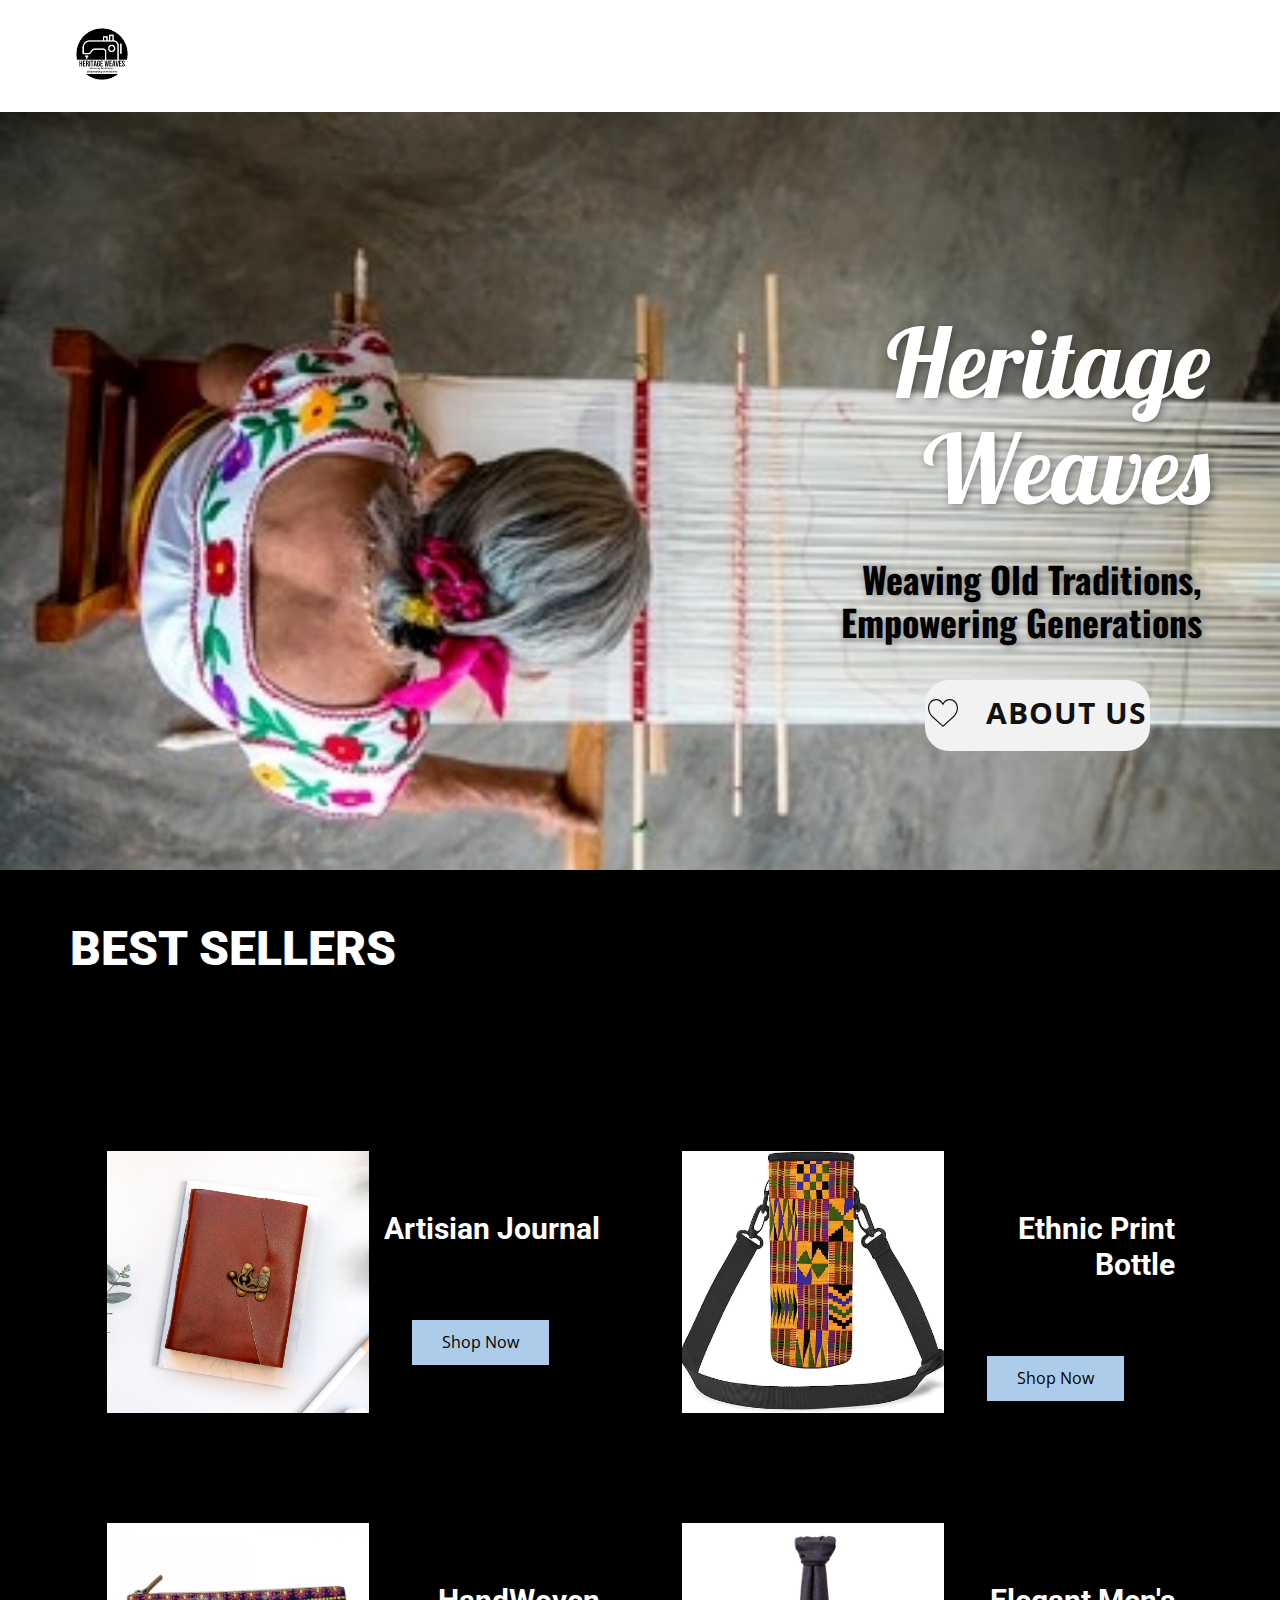
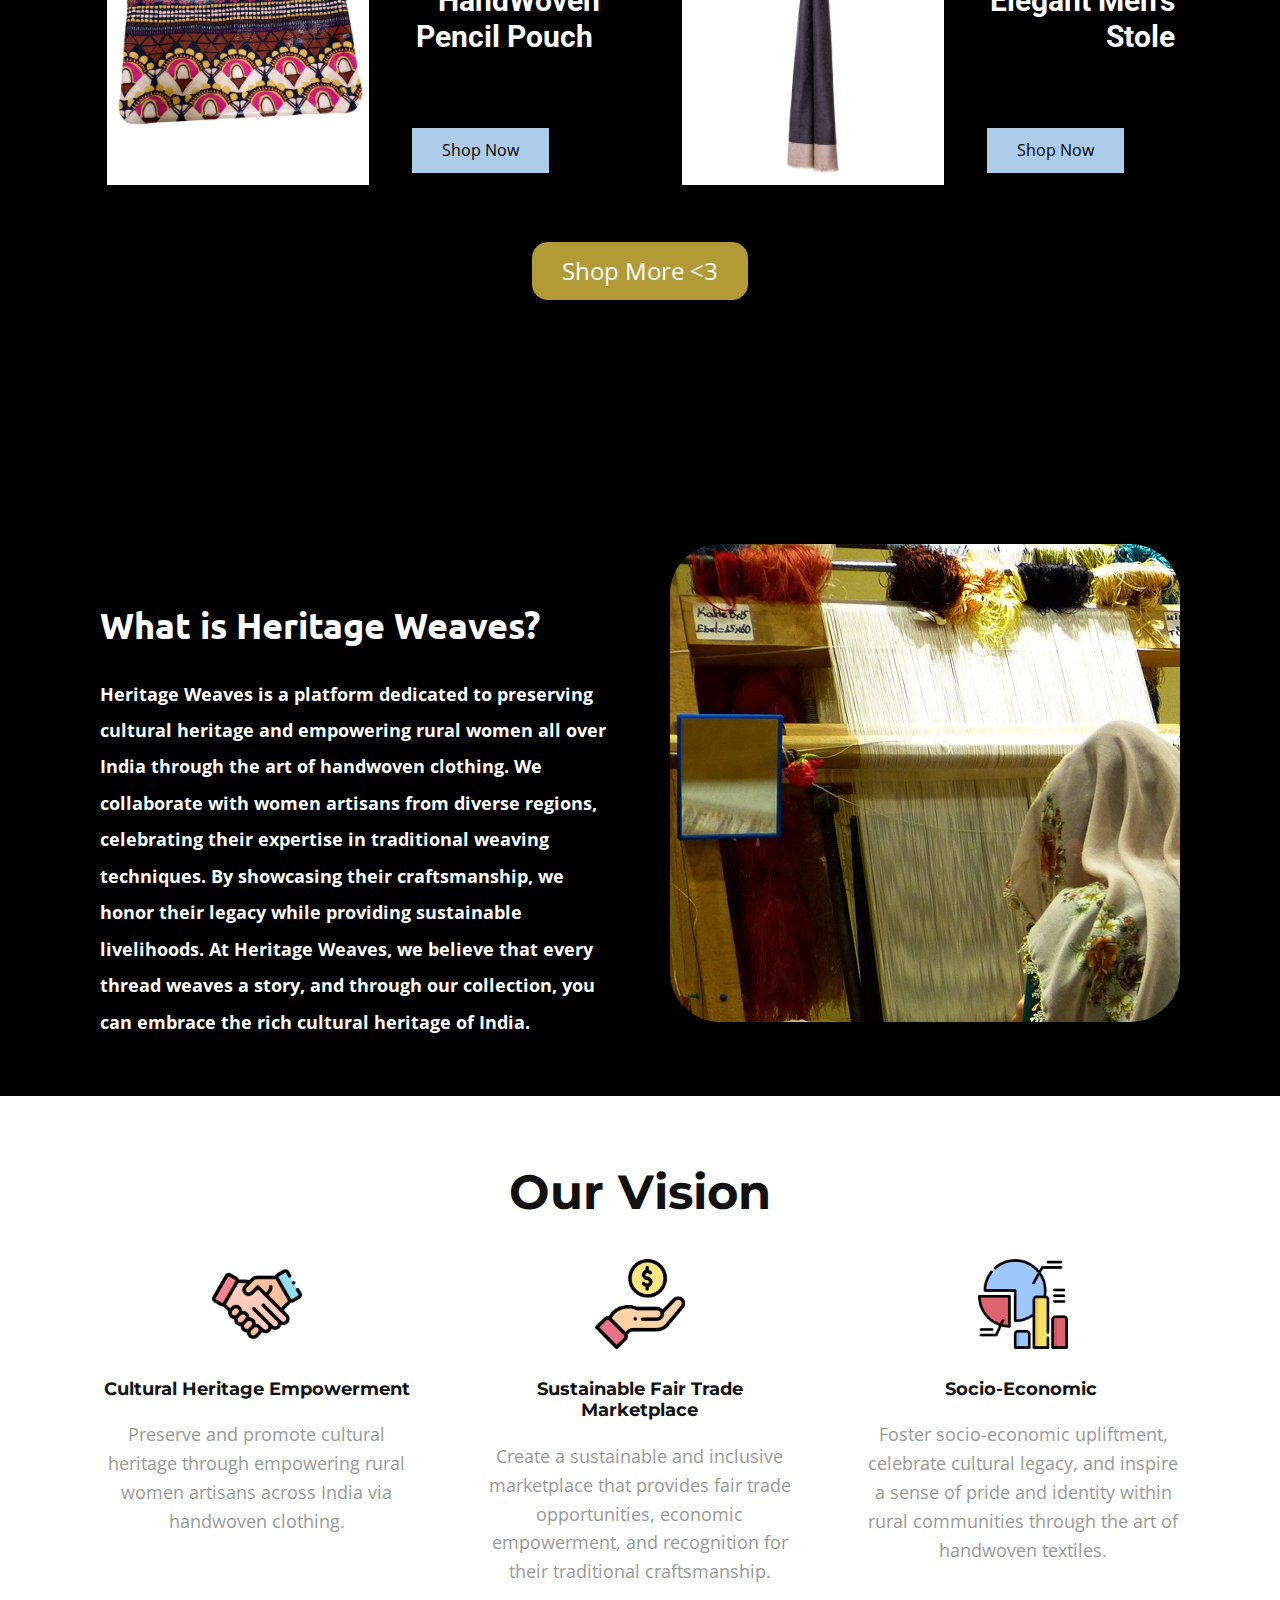
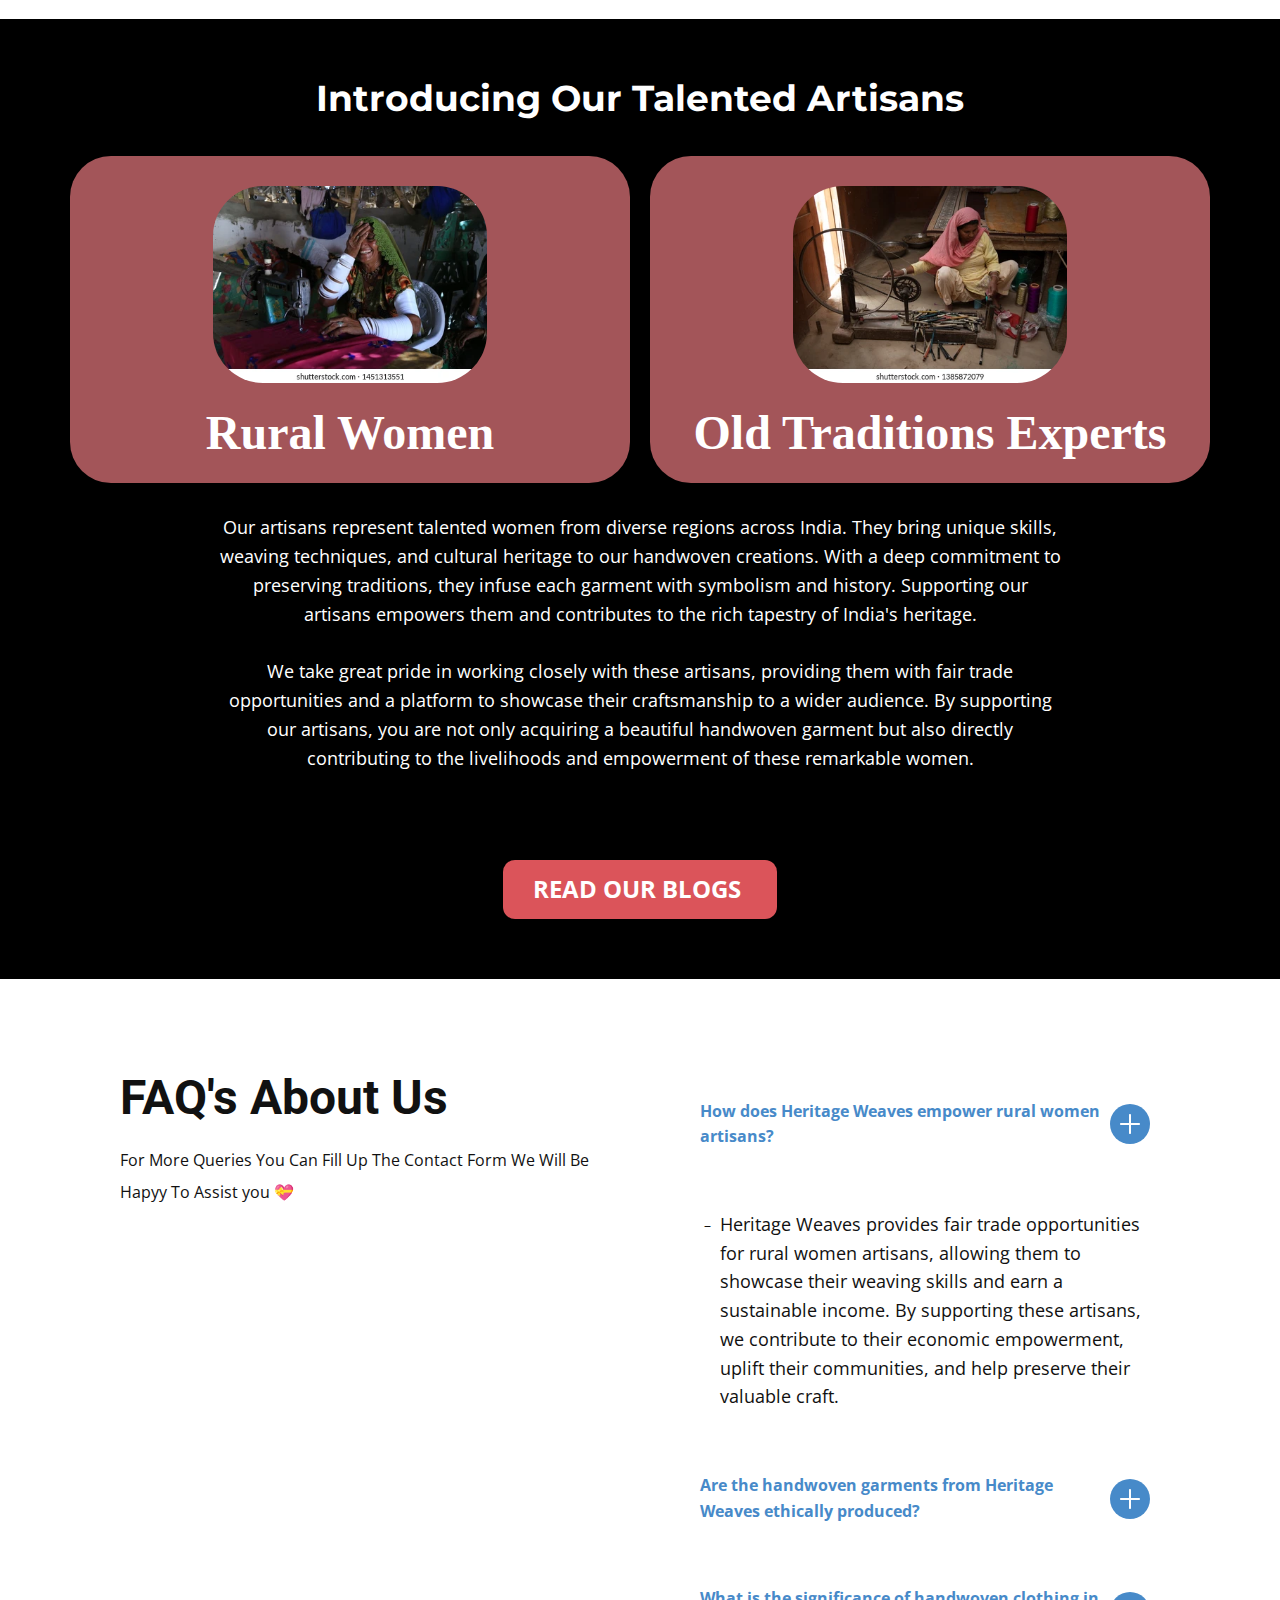
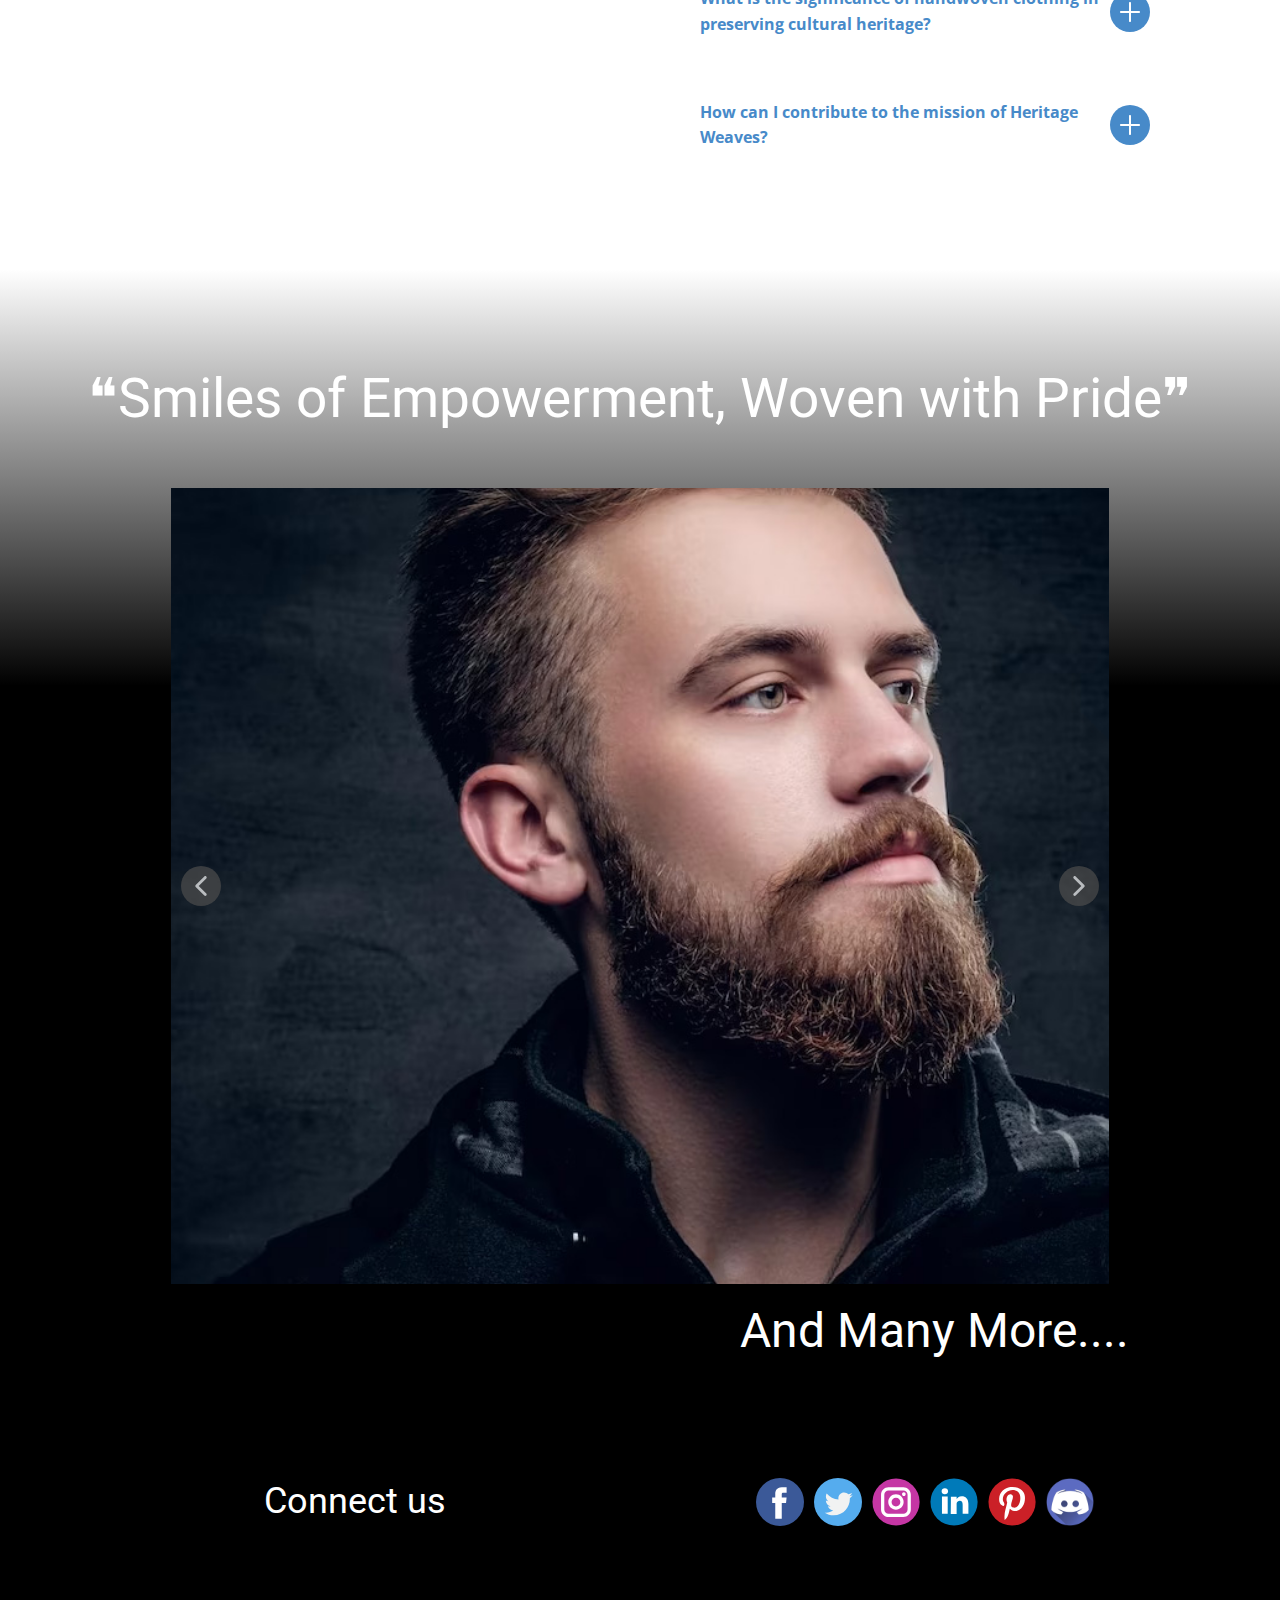
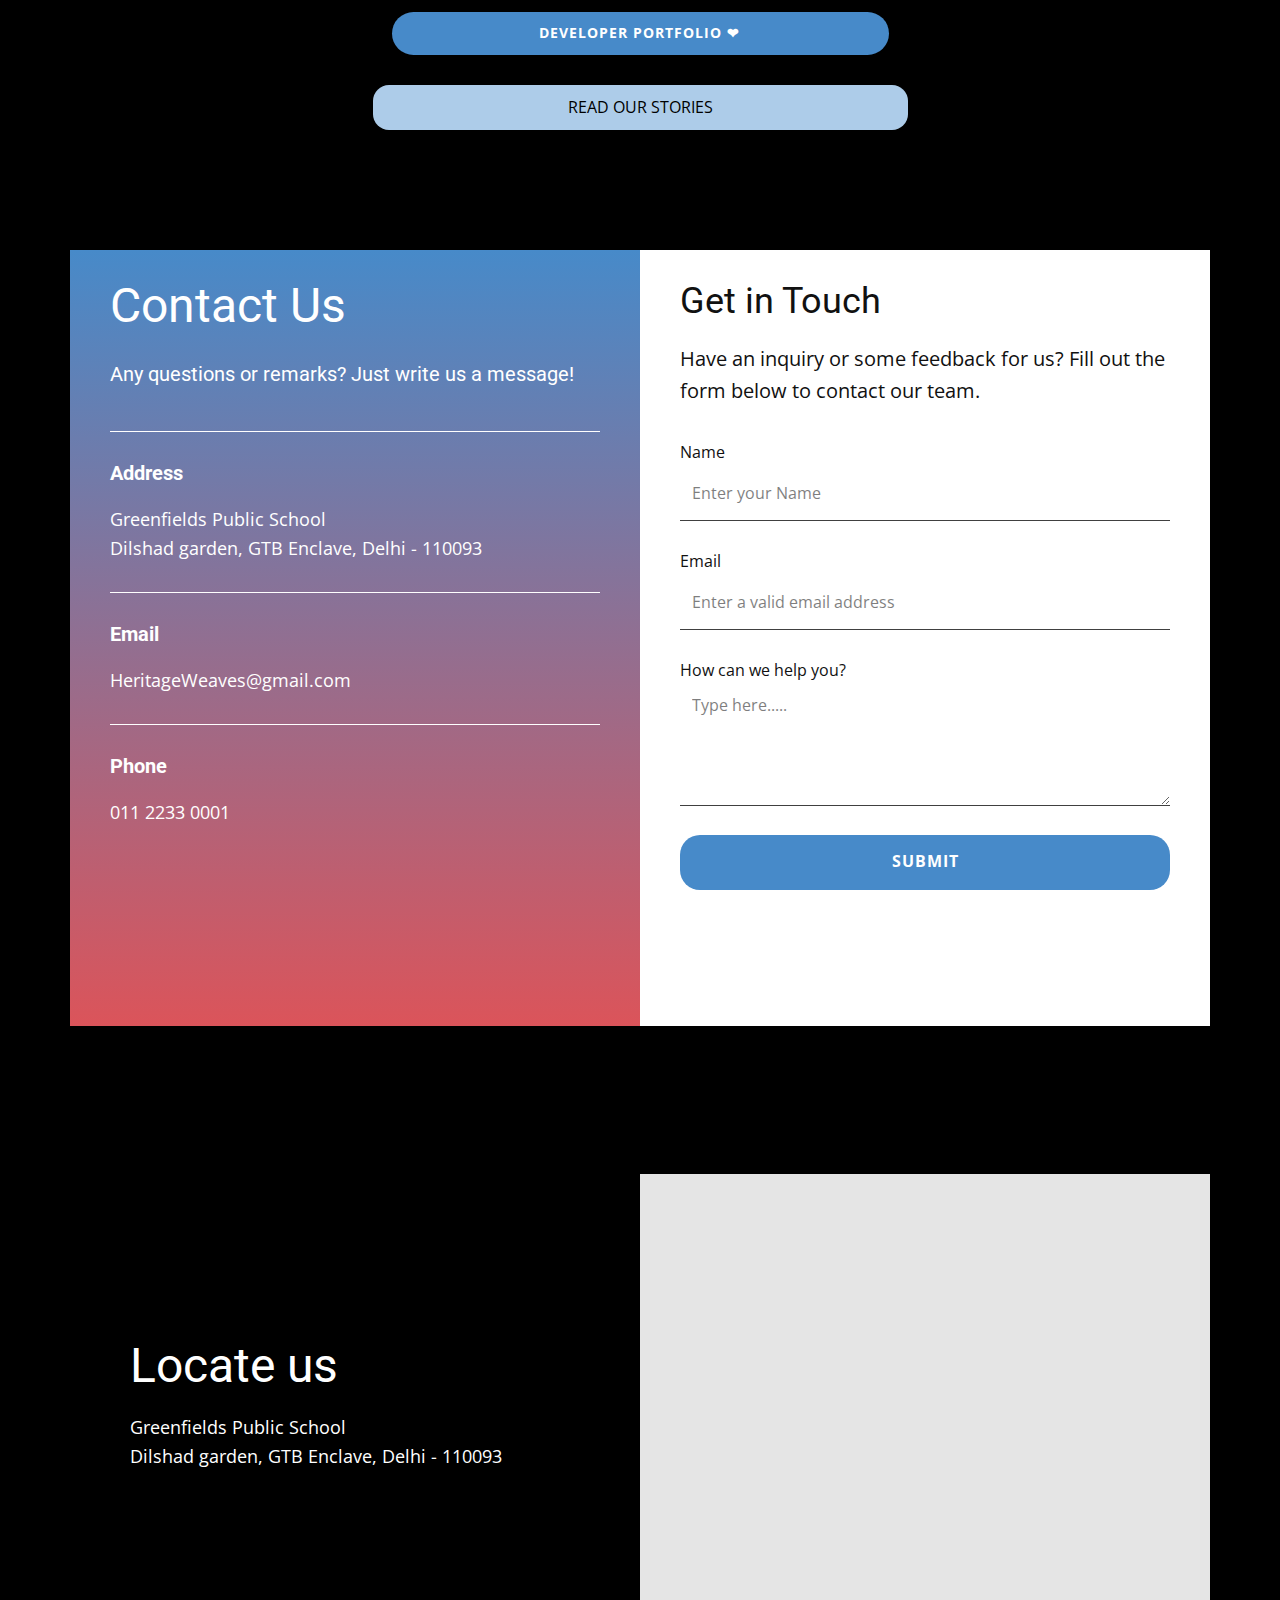
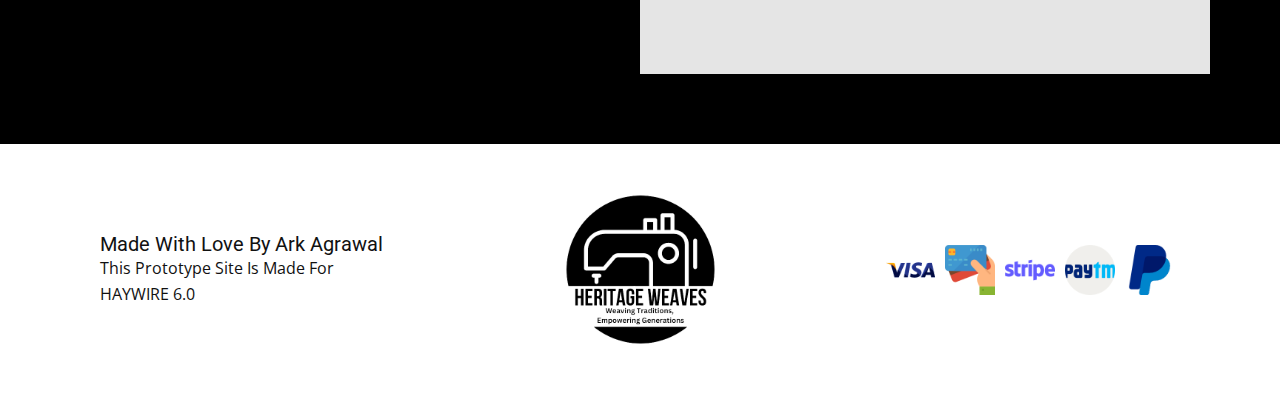
<file: index.html>
<!DOCTYPE html>
<html style="font-size: 16px;" lang="en"><head>
    <meta name="viewport" content="width=device-width, initial-scale=1.0">
    <meta charset="utf-8">
    <meta name="keywords" content="Handwoven textiles
Cultural craftsmanship
Exquisite garments
Talented artisans
Beauty and heritage
Sustainable fashion
Empowering fashion
Fashion heritage
Handwoven fashion
Fashion traditions
Ethical fashion
Artisan craftsmanship
Cultural heritage
Fashion collection
Celebrating traditions">
    <meta name="description" content="Welcome to Heritage Weaves, your gateway to the world of handwoven textiles and cultural craftsmanship. Explore our diverse collection of exquisite garments and accessories, meticulously crafted by talented artisans. Immerse yourself in the beauty and heritage of handwoven fashion, celebrating the traditions that breathe life into each creation. Discover sustainable and empowering fashion at Heritage Weaves. #HandwovenTextiles #CulturalCraftsmanship #FashionHeritage #SustainableFashion">
    <title>Heritage Weaves</title>
    <link rel="stylesheet" href="main.css" media="screen">
<link rel="stylesheet" href="Heritage-Weaves.css" media="screen">
    <script class="u-script" type="text/javascript" src="jquery.js" defer=""></script>
    <script class="u-script" type="text/javascript" src="main.js" defer=""></script>
    <meta name="generator" content="Ark agrawal">
    <meta name="referrer" content="origin">
    <meta name="title" content="Heritage Weaves">
    <meta http-equiv="Content-Type" content="text/html; charset=utf-8">
    <meta name="language" content="English">
    <meta name="revisit-after" content="1 days">
    <meta name="author" content="Ark agrawal">
    <meta property="og:title" content="Heritage Weaves">
    <meta property="og:description" content="Welcome to Heritage Weaves, your gateway to the world of handwoven textiles and cultural craftsmanship. Explore our diverse collection of exquisite garments and accessories, meticulously crafted by talented artisans. Immerse yourself in the beauty and heritage of handwoven fashion, celebrating the traditions that breathe life into each creation. Discover sustainable and empowering fashion at Heritage Weaves. #HandwovenTextiles #CulturalCraftsmanship #FashionHeritage #SustainableFashion">
    <meta property="og:image" content="/images/Heritage_Weaves-removebg-preview.png">
    <link id="u-theme-google-font" rel="stylesheet" href="https://fonts.googleapis.com/css?family=Roboto:100,100i,300,300i,400,400i,500,500i,700,700i,900,900i|Open+Sans:300,300i,400,400i,500,500i,600,600i,700,700i,800,800i">
    <link id="u-page-google-font" rel="stylesheet" href="https://fonts.googleapis.com/css?family=Lobster:400|Oswald:200,300,400,500,600,700|Ubuntu:300,300i,400,400i,500,500i,700,700i|Montserrat:100,100i,200,200i,300,300i,400,400i,500,500i,600,600i,700,700i,800,800i,900,900i">
    
    
    
    
    
    
    
    
    
    
    
    <script type="application/ld+json">{
		"@context": "http://schema.org",
		"@type": "Organization",
		"name": "Site1",
		"logo": "/images/Heritage_Weaves-removebg-preview.png?rand=7a2a",
		"sameAs": []
}</script>
    <meta name="theme-color" content="#478ac9">
    <meta property="og:type" content="website">
  <meta data-intl-tel-input-cdn-path="intlTelInput/"></head>
  <body data-home-page="Heritage-Weaves.html" data-home-page-title="Heritage Weaves" class="u-body u-xl-mode" data-lang="en"><header class="u-clearfix u-header u-header" id="sec-2906"><div class="u-clearfix u-sheet u-valign-middle u-sheet-1">
        <a href="" class="u-image u-logo u-image-1" data-image-width="500" data-image-height="500">
          <img src="/images/Heritage_Weaves-removebg-preview.png?rand=7a2a" class="u-logo-image u-logo-image-1">
        </a>
        <nav class="u-menu u-menu-one-level u-offcanvas u-menu-1">
          <div class="menu-collapse" style="font-size: 1rem; letter-spacing: 0px;">
            <a class="u-button-style u-custom-left-right-menu-spacing u-custom-padding-bottom u-custom-top-bottom-menu-spacing u-nav-link u-text-active-palette-1-base u-text-hover-palette-2-base" href="#">
              <svg class="u-svg-link" viewBox="0 0 24 24"><use xmlns:xlink="http://www.w3.org/1999/xlink" xlink:href="#menu-hamburger"></use></svg>
              <svg class="u-svg-content" version="1.1" id="menu-hamburger" viewBox="0 0 16 16" x="0px" y="0px" xmlns:xlink="http://www.w3.org/1999/xlink" xmlns="http://www.w3.org/2000/svg"><g><rect y="1" width="16" height="2"></rect><rect y="7" width="16" height="2"></rect><rect y="13" width="16" height="2"></rect>
</g></svg>
            </a>
          </div>
          <div class="u-custom-menu u-nav-container">
            <ul class="u-nav u-unstyled u-nav-1"><li class="u-nav-item"><a class="u-button-style u-nav-link u-text-active-palette-1-base u-text-hover-palette-2-base" href="/Heritage-Weaves.html" style="padding: 10px 20px;">Home</a>
</li><li class="u-nav-item"><a class="u-button-style u-nav-link u-text-active-palette-1-base u-text-hover-palette-2-base" href="/Heritage-Weaves.html#about" style="padding: 10px 20px;">About us</a>
</li><li class="u-nav-item"><a class="u-button-style u-nav-link u-text-active-palette-1-base u-text-hover-palette-2-base" href="/Heritage-Weaves.html#carousel_3030" style="padding: 10px 20px;">Contact Us</a>
</li><li class="u-nav-item"><a class="u-button-style u-nav-link u-text-active-palette-1-base u-text-hover-palette-2-base" href="/blog/blog.html" style="padding: 10px 20px;">Blogs</a>
</li><li class="u-nav-item"><a class="u-button-style u-nav-link u-text-active-palette-1-base u-text-hover-palette-2-base" href="/products.html" style="padding: 10px 20px;">Products</a>
</li></ul>
          </div>
          <div class="u-custom-menu u-nav-container-collapse">
            <div class="u-black u-container-style u-inner-container-layout u-opacity u-opacity-95 u-sidenav">
              <div class="u-inner-container-layout u-sidenav-overflow">
                <div class="u-menu-close"></div>
                <ul class="u-align-center u-nav u-popupmenu-items u-unstyled u-nav-2"><li class="u-nav-item"><a class="u-button-style u-nav-link" href="/Heritage-Weaves.html">Home</a>
</li><li class="u-nav-item"><a class="u-button-style u-nav-link" href="/Heritage-Weaves.html#about">About us</a>
</li><li class="u-nav-item"><a class="u-button-style u-nav-link" href="/Heritage-Weaves.html#carousel_3030">Contact Us</a>
</li><li class="u-nav-item"><a class="u-button-style u-nav-link" href="/blog/blog.html">Blogs</a>
</li><li class="u-nav-item"><a class="u-button-style u-nav-link" href="/products.html">Products</a>
</li></ul>
              </div>
            </div>
            <div class="u-black u-menu-overlay u-opacity u-opacity-70"></div>
          </div>
        </nav>
      </div></header>
    <section class="u-align-center u-clearfix u-container-align-center u-image u-section-1" id="sec-712d" data-image-width="390" data-image-height="250">
      <div class="u-clearfix u-sheet u-sheet-1">
        <div class="u-clearfix u-expanded-width u-gutter-0 u-layout-wrap u-layout-wrap-1">
          <div class="u-layout" style="">
            <div class="u-layout-row" style="">
              <div class="u-align-left u-container-style u-layout-cell u-right-cell u-shape-rectangle u-size-60 u-size-xs-60 u-layout-cell-1">
                <div class="u-container-layout u-container-layout-1">
                  <h1 class="u-align-right u-custom-font u-font-lobster u-text u-text-white u-title u-text-1" data-animation-name="customAnimationIn" data-animation-duration="1000">Heritage Weaves<span style="font-weight: 700;"></span>
                  </h1>
                  <h3 class="u-align-right u-custom-font u-font-oswald u-text u-text-black u-text-2" data-animation-name="customAnimationIn" data-animation-duration="1000"> Weaving Old Traditions,<br>Empowering Generations 
                  </h3>
                  <a href="#" class="u-align-right u-btn u-btn-round u-button-style u-grey-5 u-hidden-xs u-hover-black u-hover-feature u-radius-24 u-text-active-white u-btn-1" data-animation-name="" data-animation-duration="0" data-animation-delay="0" data-animation-direction=""><span class="u-icon u-icon-1"><svg class="u-svg-content" viewBox="0 0 51.997 51.997" x="0px" y="0px" style="width: 1em; height: 1em;"><g><path d="M51.911,16.242C51.152,7.888,45.239,1.827,37.839,1.827c-4.93,0-9.444,2.653-11.984,6.905
		c-2.517-4.307-6.846-6.906-11.697-6.906c-7.399,0-13.313,6.061-14.071,14.415c-0.06,0.369-0.306,2.311,0.442,5.478
		c1.078,4.568,3.568,8.723,7.199,12.013l18.115,16.439l18.426-16.438c3.631-3.291,6.121-7.445,7.199-12.014
		C52.216,18.553,51.97,16.611,51.911,16.242z M49.521,21.261c-0.984,4.172-3.265,7.973-6.59,10.985L25.855,47.481L9.072,32.25
		c-3.331-3.018-5.611-6.818-6.596-10.99c-0.708-2.997-0.417-4.69-0.416-4.701l0.015-0.101C2.725,9.139,7.806,3.826,14.158,3.826
		c4.687,0,8.813,2.88,10.771,7.515l0.921,2.183l0.921-2.183c1.927-4.564,6.271-7.514,11.069-7.514
		c6.351,0,11.433,5.313,12.096,12.727C49.938,16.57,50.229,18.264,49.521,21.261z"></path>
</g></svg></span>&nbsp; <span class="u-icon"></span>&nbsp;About us
                  </a>
                </div>
              </div>
            </div>
          </div>
        </div>
      </div>
      
    </section>
    <section class="u-align-right u-black u-clearfix u-section-2" id="bestsellers">
      <div class="u-clearfix u-sheet u-sheet-1">
        <h2 class="u-align-left u-text u-text-1">Best Sellers&nbsp;</h2>
        <a href="" class="u-border-2 u-border-black u-link u-no-underline u-text-black u-text-hover-palette-2-light-2 u-link-1">shop new arrivals˃</a>
        <div class="u-expanded-width u-list u-list-1">
          <div class="u-repeater u-repeater-1">
            <div class="u-align-left u-container-style u-list-item u-repeater-item">
              <div class="u-container-layout u-similar-container u-container-layout-1">
                <img src="/images/B.Latch_JLP-88__8.jpg" alt="" class="u-image u-image-default u-image-1" data-image-width="1000" data-image-height="1000">
                <h5 class="u-align-right u-text u-text-2">Artisian Journal</h5>
                <a href="/products.html#carousel_50e3" class="u-btn u-button-style u-btn-1">Shop Now</a>
              </div>
            </div>
            <div class="u-align-left u-container-style u-list-item u-repeater-item">
              <div class="u-container-layout u-similar-container u-container-layout-2">
                <img src="/images/1000_QL80_.jpg" alt="" class="u-image u-image-default u-image-2" data-image-width="1000" data-image-height="978">
                <h5 class="u-align-right u-text u-text-default u-text-3">Ethnic Print Bottle</h5>
                <a href="/products.html#carousel_50e3" class="u-btn u-button-style u-btn-2">Shop Now</a>
              </div>
            </div>
            <div class="u-align-left u-container-style u-list-item u-repeater-item">
              <div class="u-container-layout u-similar-container u-container-layout-3">
                <img src="/images/multicolour-vegan-leather-fossil-clutch-bag-32926464-12_2.jpg" alt="" class="u-image u-image-default u-image-3" data-image-width="1210" data-image-height="1210">
                <h5 class="u-align-right u-text u-text-4">HandWoven Pencil Pouch&nbsp;</h5>
                <a href="/products.html#carousel_50e3" class="u-btn u-button-style u-btn-3">Shop Now</a>
              </div>
            </div>
            <div class="u-align-left u-container-style u-list-item u-repeater-item">
              <div class="u-container-layout u-similar-container u-container-layout-4">
                <img src="/images/8852676983505.jpg" alt="" class="u-image u-image-default u-image-4" data-image-width="1200" data-image-height="1200">
                <h5 class="u-align-right u-text u-text-default u-text-5">Elegant Men's Stole</h5>
                <a href="/products.html#carousel_3ee3" class="u-btn u-button-style u-btn-4">Shop Now</a>
              </div>
            </div>
          </div>
        </div>
        <a href="/products.html" class="u-border-none u-btn u-btn-round u-button-style u-palette-3-dark-1 u-radius-16 u-btn-5">Shop More &lt;3</a>
      </div>
    </section>
    <section class="u-align-center u-black u-clearfix u-section-3" id="about">
      <div class="u-clearfix u-sheet u-sheet-1">
        <div class="u-clearfix u-expanded-width u-gutter-0 u-layout-wrap u-layout-wrap-1">
          <div class="u-layout" style="">
            <div class="u-layout-row" style="">
              <div class="u-align-left u-black u-container-align-left u-container-style u-layout-cell u-right-cell u-size-30 u-size-xs-60 u-layout-cell-1">
                <div class="u-container-layout u-container-layout-1">
                  <h1 class="u-align-left u-custom-font u-font-ubuntu u-text u-text-1">What is Heritage Weaves?</h1>
                  <p class="u-align-left u-text u-text-2"> Heritage Weaves is a platform dedicated to preserving cultural heritage and empowering rural women all over India through the art of handwoven clothing. We collaborate with women artisans from diverse regions, celebrating their expertise in traditional weaving techniques. By showcasing their craftsmanship, we honor their legacy while providing sustainable livelihoods. At Heritage Weaves, we believe that every thread weaves a story, and through our collection, you can embrace the rich cultural heritage of India.</p>
                </div>
              </div>
              <div class="u-align-center u-black u-container-align-center-lg u-container-align-center-xl u-container-style u-layout-cell u-left-cell u-size-30 u-size-xs-60 u-layout-cell-2" src="">
                <div class="u-container-layout u-valign-middle u-container-layout-2" src="">
                  <div class="u-container-style u-expanded-width u-group u-image u-image-tiles u-radius-50 u-shape-round u-image-1" data-image-width="1280" data-image-height="960">
                    <div class="u-container-layout u-valign-middle u-container-layout-3"></div>
                  </div>
                </div>
              </div>
            </div>
          </div>
        </div>
      </div>
    </section>
    <section class="u-clearfix u-section-4" id="carousel_a00d">
      <div class="u-clearfix u-sheet u-sheet-1">
        <h2 class="u-align-center u-custom-font u-font-montserrat u-text u-text-1">Our Vision<span style="font-weight: 700;"></span>
        </h2>
        <div class="u-expanded-width u-list u-list-1">
          <div class="u-repeater u-repeater-1">
            <div class="u-container-align-center u-container-style u-list-item u-repeater-item">
              <div class="u-container-layout u-similar-container u-valign-top u-container-layout-1"><span class="u-align-center u-file-icon u-icon u-icon-1"><img src="/images/deal.png" alt=""></span>
                <h6 class="u-align-center u-custom-font u-font-montserrat u-text u-text-default u-text-2"> Cultural Heritage Empowerment</h6>
                <p class="u-align-center u-text u-text-default u-text-grey-40 u-text-3"> Preserve and promote cultural heritage through empowering rural women artisans across India via handwoven clothing.</p>
              </div>
            </div>
            <div class="u-container-align-center u-container-style u-list-item u-repeater-item">
              <div class="u-container-layout u-similar-container u-valign-top u-container-layout-2"><span class="u-align-center u-file-icon u-icon u-icon-2"><img src="/images/hand.png" alt=""></span>
                <h6 class="u-align-center u-custom-font u-font-montserrat u-text u-text-default u-text-4"> Sustainable Fair Trade Marketplace</h6>
                <p class="u-align-center u-text u-text-default u-text-grey-40 u-text-5"> Create a sustainable and inclusive marketplace that provides fair trade opportunities, economic empowerment, and recognition for their traditional craftsmanship.</p>
              </div>
            </div>
            <div class="u-container-align-center u-container-style u-list-item u-repeater-item">
              <div class="u-container-layout u-similar-container u-valign-top u-container-layout-3"><span class="u-align-center u-file-icon u-icon u-icon-3"><img src="/images/pie-chart.png" alt=""></span>
                <h6 class="u-align-center u-custom-font u-font-montserrat u-text u-text-default u-text-6"> Socio-Economic&nbsp;<br>
                </h6>
                <p class="u-align-center u-text u-text-default u-text-grey-40 u-text-7"> Foster socio-economic upliftment, celebrate cultural legacy, and inspire a sense of pride and identity within rural communities through the art of handwoven textiles.</p>
              </div>
            </div>
          </div>
        </div>
      </div>
    </section>
    <section class="u-align-center u-black u-clearfix u-section-5" id="carousel_f875">
      <div class="u-clearfix u-sheet u-valign-middle u-sheet-1">
        <h2 class="u-align-center u-custom-font u-font-montserrat u-text u-text-1"> Introducing Our Talented Artisans</h2>
        <div class="u-expanded-width u-list u-list-1">
          <div class="u-repeater u-repeater-1">
            <div class="u-align-center u-container-style u-list-item u-palette-2-dark-1 u-radius-41 u-repeater-item u-shape-round u-list-item-1">
              <div class="u-container-layout u-similar-container u-container-layout-1">
                <img class="u-image u-image-round u-preserve-proportions u-radius-50 u-image-1" src="/images/-260nw-1451313551.jpg" alt="" data-image-width="250" data-image-height="179">
                <h2 class="u-custom-font u-font-georgia u-text u-text-default u-text-2">Rural Women</h2>
              </div>
            </div>
            <div class="u-align-center u-container-style u-list-item u-palette-2-dark-1 u-radius-41 u-repeater-item u-shape-round u-list-item-2">
              <div class="u-container-layout u-similar-container u-container-layout-2">
                <img class="u-image u-image-round u-preserve-proportions u-radius-50 u-image-2" src="/images/-260nw-1385872079.jpg" alt="" data-image-width="250" data-image-height="180">
                <h2 class="u-custom-font u-font-georgia u-text u-text-default u-text-3" data-animation-name="customAnimationIn" data-animation-duration="1000">Old Traditions Experts</h2>
              </div>
            </div>
          </div>
        </div>
        <p class="u-align-center u-text u-text-4"> Our artisans represent talented women from diverse regions across India. They bring unique skills, weaving techniques, and cultural heritage to our handwoven creations. With a deep commitment to preserving traditions, they infuse each garment with symbolism and history. Supporting our artisans empowers them and contributes to the rich tapestry of India's heritage.<br>
          <br>We take great pride in working closely with these artisans, providing them with fair trade opportunities and a platform to showcase their craftsmanship to a wider audience. By supporting our artisans, you are not only acquiring a beautiful handwoven garment but also directly contributing to the livelihoods and empowerment of these remarkable women.<br>
          <br>
          <br>
        </p>
        <a href="/blog/blog.html" class="u-border-none u-btn u-btn-round u-button-style u-palette-2-base u-radius-12 u-btn-1">READ OUR BLOGS&nbsp;</a>
      </div>
    </section>
    <section class="u-align-center u-clearfix u-section-6" id="carousel_9730">
      <div class="u-clearfix u-sheet u-sheet-1">
        <div class="u-clearfix u-expanded-width u-layout-wrap u-layout-wrap-1">
          <div class="u-layout">
            <div class="u-layout-row">
              <div class="u-align-left u-container-style u-layout-cell u-size-30 u-layout-cell-1">
                <div class="u-container-layout u-container-layout-1">
                  <h2 class="u-text u-text-1">FAQ's About Us</h2>
                  <p class="u-text u-text-2">For More Queries You Can Fill Up The Contact Form We Will Be Hapyy To Assist you 💝</p>
                </div>
              </div>
              <div class="u-container-style u-layout-cell u-size-30 u-white u-layout-cell-2">
                <div class="u-container-layout u-valign-top u-container-layout-2">
                  <div class="u-accordion u-expanded-width u-spacing-2 u-accordion-1">
                    <div class="u-accordion-item u-accordion-item-1">
                      <a class="active u-accordion-link u-button-style u-accordion-link-1" id="link-accordion-7c0e" aria-controls="accordion-7c0e" aria-selected="true">
                        <span class="u-accordion-link-text"> How does Heritage Weaves empower rural women artisans?</span><span class="u-accordion-link-icon u-icon u-icon-circle u-palette-1-base u-text-white u-icon-1"><svg class="u-svg-link" preserveAspectRatio="xMidYMin slice" viewBox="0 0 426.66667 426.66667" style=""><use xmlns:xlink="http://www.w3.org/1999/xlink" xlink:href="#svg-347e"></use></svg><svg class="u-svg-content" viewBox="0 0 426.66667 426.66667" id="svg-347e"><path d="m405.332031 192h-170.664062v-170.667969c0-11.773437-9.558594-21.332031-21.335938-21.332031-11.773437 0-21.332031 9.558594-21.332031 21.332031v170.667969h-170.667969c-11.773437 0-21.332031 9.558594-21.332031 21.332031 0 11.777344 9.558594 21.335938 21.332031 21.335938h170.667969v170.664062c0 11.777344 9.558594 21.335938 21.332031 21.335938 11.777344 0 21.335938-9.558594 21.335938-21.335938v-170.664062h170.664062c11.777344 0 21.335938-9.558594 21.335938-21.335938 0-11.773437-9.558594-21.332031-21.335938-21.332031zm0 0"></path></svg></span>
                      </a>
                      <div class="u-accordion-active u-accordion-pane u-align-left u-container-style u-white u-accordion-pane-1" id="accordion-7c0e" aria-labelledby="link-accordion-7c0e">
                        <div class="u-container-layout u-container-layout-3">
                          <ul class="u-custom-list u-text u-text-3">
                            <li>
                              <div class="u-list-icon">
                                <div xmlns="http://www.w3.org/2000/svg" xmlns:xlink="http://www.w3.org/1999/xlink" version="1.1" xml:space="preserve" class="u-svg-content">–</div>
                              </div>Heritage Weaves provides fair trade opportunities for rural women artisans, allowing them to showcase their weaving skills and earn a sustainable income. By supporting these artisans, we contribute to their economic empowerment, uplift their communities, and help preserve their valuable craft.<br>
                            </li>
                          </ul>
                        </div>
                      </div>
                    </div>
                    <div class="u-accordion-item u-accordion-item-2">
                      <a class="u-accordion-link u-button-style u-accordion-link-2" id="link-accordion-05cb" aria-controls="accordion-05cb" aria-selected="false">
                        <span class="u-accordion-link-text"> Are the handwoven garments from Heritage Weaves ethically produced?</span><span class="u-accordion-link-icon u-icon u-icon-circle u-palette-1-base u-text-white u-icon-2"><svg class="u-svg-link" preserveAspectRatio="xMidYMin slice" viewBox="0 0 426.66667 426.66667" style=""><use xmlns:xlink="http://www.w3.org/1999/xlink" xlink:href="#svg-ae03"></use></svg><svg class="u-svg-content" viewBox="0 0 426.66667 426.66667" id="svg-ae03"><path d="m405.332031 192h-170.664062v-170.667969c0-11.773437-9.558594-21.332031-21.335938-21.332031-11.773437 0-21.332031 9.558594-21.332031 21.332031v170.667969h-170.667969c-11.773437 0-21.332031 9.558594-21.332031 21.332031 0 11.777344 9.558594 21.335938 21.332031 21.335938h170.667969v170.664062c0 11.777344 9.558594 21.335938 21.332031 21.335938 11.777344 0 21.335938-9.558594 21.335938-21.335938v-170.664062h170.664062c11.777344 0 21.335938-9.558594 21.335938-21.335938 0-11.773437-9.558594-21.332031-21.335938-21.332031zm0 0"></path></svg></span>
                      </a>
                      <div class="u-accordion-pane u-container-style u-white u-accordion-pane-2" id="accordion-05cb" aria-labelledby="link-accordion-05cb">
                        <div class="u-container-layout u-valign-top u-container-layout-4">
                          <ul class="u-custom-list u-text u-text-4">
                            <li>
                              <div class="u-list-icon">
                                <div xmlns="http://www.w3.org/2000/svg" xmlns:xlink="http://www.w3.org/1999/xlink" version="1.1" xml:space="preserve" class="u-svg-content">–</div>
                              </div>Yes, at Heritage Weaves, we prioritize ethical production practices. We collaborate directly with artisans, ensuring fair compensation for their work and fostering a supportive and empowering environment. We strive to create a transparent and sustainable supply chain for our handwoven garments.<br>
                            </li>
                          </ul>
                        </div>
                      </div>
                    </div>
                    <div class="u-accordion-item u-accordion-item-3">
                      <a class="u-accordion-link u-button-style u-accordion-link-3" id="link-accordion-a6bb" aria-controls="accordion-a6bb" aria-selected="false">
                        <span class="u-accordion-link-text"> What is the significance of handwoven clothing in preserving cultural heritage?</span><span class="u-accordion-link-icon u-icon u-icon-circle u-palette-1-base u-text-white u-icon-3"><svg class="u-svg-link" preserveAspectRatio="xMidYMin slice" viewBox="0 0 426.66667 426.66667" style=""><use xmlns:xlink="http://www.w3.org/1999/xlink" xlink:href="#svg-a4a8"></use></svg><svg class="u-svg-content" viewBox="0 0 426.66667 426.66667" id="svg-a4a8"><path d="m405.332031 192h-170.664062v-170.667969c0-11.773437-9.558594-21.332031-21.335938-21.332031-11.773437 0-21.332031 9.558594-21.332031 21.332031v170.667969h-170.667969c-11.773437 0-21.332031 9.558594-21.332031 21.332031 0 11.777344 9.558594 21.335938 21.332031 21.335938h170.667969v170.664062c0 11.777344 9.558594 21.335938 21.332031 21.335938 11.777344 0 21.335938-9.558594 21.335938-21.335938v-170.664062h170.664062c11.777344 0 21.335938-9.558594 21.335938-21.335938 0-11.773437-9.558594-21.332031-21.335938-21.332031zm0 0"></path></svg></span>
                      </a>
                      <div class="u-accordion-pane u-container-style u-white u-accordion-pane-3" id="accordion-a6bb" aria-labelledby="link-accordion-a6bb">
                        <div class="u-container-layout u-valign-top u-container-layout-5">
                          <ul class="u-custom-list u-text u-text-5">
                            <li>
                              <div class="u-list-icon">
                                <div xmlns="http://www.w3.org/2000/svg" xmlns:xlink="http://www.w3.org/1999/xlink" version="1.1" xml:space="preserve" class="u-svg-content">–</div>
                              </div>Handwoven clothing represents a tangible connection to cultural traditions, techniques, and symbols that have been passed down through generations. It embodies the artistry, history, and identity of different communities, contributing to the preservation of cultural heritage.<br>
                            </li>
                          </ul>
                        </div>
                      </div>
                    </div>
                    <div class="u-accordion-item u-accordion-item-4">
                      <a class="u-accordion-link u-button-style u-accordion-link-4" id="link-accordion-a6bb" aria-controls="accordion-a6bb" aria-selected="false">
                        <span class="u-accordion-link-text"> How can I contribute to the mission of Heritage Weaves?</span><span class="u-accordion-link-icon u-icon u-icon-circle u-palette-1-base u-text-white u-icon-4"><svg class="u-svg-link" preserveAspectRatio="xMidYMin slice" viewBox="0 0 426.66667 426.66667" style=""><use xmlns:xlink="http://www.w3.org/1999/xlink" xlink:href="#svg-f384"></use></svg><svg class="u-svg-content" viewBox="0 0 426.66667 426.66667" id="svg-f384"><path d="m405.332031 192h-170.664062v-170.667969c0-11.773437-9.558594-21.332031-21.335938-21.332031-11.773437 0-21.332031 9.558594-21.332031 21.332031v170.667969h-170.667969c-11.773437 0-21.332031 9.558594-21.332031 21.332031 0 11.777344 9.558594 21.335938 21.332031 21.335938h170.667969v170.664062c0 11.777344 9.558594 21.335938 21.332031 21.335938 11.777344 0 21.335938-9.558594 21.335938-21.335938v-170.664062h170.664062c11.777344 0 21.335938-9.558594 21.335938-21.335938 0-11.773437-9.558594-21.332031-21.335938-21.332031zm0 0"></path></svg></span>
                      </a>
                      <div class="u-accordion-pane u-container-style u-white u-accordion-pane-4" id="accordion-a6bb" aria-labelledby="link-accordion-a6bb">
                        <div class="u-container-layout u-valign-top u-container-layout-6">
                          <ul class="u-custom-list u-text u-text-6">
                            <li>
                              <div class="u-list-icon">
                                <div xmlns="http://www.w3.org/2000/svg" xmlns:xlink="http://www.w3.org/1999/xlink" version="1.1" xml:space="preserve" class="u-svg-content">–</div>
                              </div>By purchasing handwoven garments from Heritage Weaves, you directly support the artisans and their communities. You become a part of our mission to preserve cultural heritage and empower rural women. Additionally, you can help spread the word about Heritage Weaves, promoting awareness and appreciation for traditional craftsmanship.<br>
                            </li>
                          </ul>
                        </div>
                      </div>
                    </div>
                  </div>
                </div>
              </div>
            </div>
          </div>
        </div>
      </div>
    </section>
    <section class="u-align-center u-black u-clearfix u-section-7" id="gallery">
      <div class="u-expanded-width u-gradient u-shape u-shape-rectangle u-shape-1"></div>
      <div class="u-align-center u-container-style u-group u-shape-rectangle u-group-1">
        <div class="u-container-layout"></div>
      </div>
      <h2 class="u-align-center u-text u-text-body-alt-color u-text-1" data-animation-name="customAnimationIn" data-animation-duration="1750" data-animation-delay="250">❝Smiles of Empowerment, Woven with Pride❞</h2>
      <div class="u-gallery u-layout-horizontal u-lightbox u-show-text-none u-width-fixed u-gallery-1" id="carousel-7af1">
        <div class="u-gallery-inner u-gallery-inner-1" role="listbox"><div class="u-effect-hover-zoom u-gallery-item u-shape-rectangle u-gallery-item-1"><div class="u-back-slide" data-image-width="1679" data-image-height="789"><img class="u-back-image u-back-image-1" src="/images/et3.jpg" alt="Happy haces by Heritage Weaves">
</div><div class="u-over-slide u-shading u-over-slide-1"><h3 class="u-gallery-heading">Happy haces by Heritage Weaves</h3>
</div>
</div><div class="u-effect-hover-zoom u-gallery-item u-shape-rectangle u-gallery-item-2"><div class="u-back-slide" data-image-width="393" data-image-height="250"><img class="u-back-image u-back-image-2" src="/images/c99773b7-a3d0-7d06-846c-ed59729c8898.jpg">
</div><div class="u-over-slide u-shading u-over-slide-2"></div>
</div><div class="u-effect-hover-zoom u-gallery-item u-shape-rectangle u-gallery-item-3"><div class="u-back-slide" data-image-width="390" data-image-height="250"><img class="u-back-image u-back-image-3" src="/images/wewe.jpg" alt="Happy faces womens village heritage weaves paid">
</div><div class="u-over-slide u-shading u-over-slide-3"></div>
</div><div class="u-effect-hover-zoom u-gallery-item u-shape-rectangle u-gallery-item-4"><div class="u-back-slide" data-image-width="390" data-image-height="250"><img class="u-back-image u-back-image-4" src="/images/45634.jpg">
</div><div class="u-over-slide u-shading u-over-slide-4"></div>
</div><div class="u-effect-hover-zoom u-gallery-item u-shape-rectangle u-gallery-item-5"><div class="u-back-slide" data-image-width="390" data-image-height="250"><img class="u-back-image u-back-image-5" src="/images/ew4.jpg">
</div><div class="u-over-slide u-shading u-over-slide-5"></div>
</div><div class="u-effect-hover-zoom u-gallery-item u-shape-rectangle u-gallery-item-6"><div class="u-back-slide" data-image-width="319" data-image-height="250"><img class="u-back-image u-back-image-6" src="/images/cdff9b2f-7643-e5cf-afe2-68f6521ac182.jpg">
</div><div class="u-over-slide u-shading u-over-slide-6"></div>
</div><div class="u-effect-hover-zoom u-gallery-item u-shape-rectangle u-gallery-item-7"><div class="u-back-slide" data-image-width="360" data-image-height="250"><img class="u-back-image u-back-image-7" src="/images/3452.jpg">
</div><div class="u-over-slide u-shading u-over-slide-7"></div>
</div><div class="u-effect-hover-zoom u-gallery-item u-shape-rectangle u-gallery-item-8"><div class="u-back-slide" data-image-width="390" data-image-height="250"><img class="u-back-image u-back-image-8" src="/images/y554.jpg">
</div><div class="u-over-slide u-shading u-over-slide-8"></div>
</div><div class="u-effect-hover-zoom u-gallery-item u-shape-rectangle u-gallery-item-9"><div class="u-back-slide" data-image-width="463" data-image-height="250"><img class="u-back-image u-back-image-9" src="/images/452436.jpg">
</div><div class="u-over-slide u-shading u-over-slide-9"></div>
</div></div>
        <a class="u-absolute-vcenter u-gallery-nav u-gallery-nav-prev u-grey-70 u-icon-circle u-opacity u-opacity-70 u-spacing-10 u-text-white u-gallery-nav-1" href="#" role="button">
          <span aria-hidden="true">
            <svg viewBox="0 0 451.847 451.847"><path d="M97.141,225.92c0-8.095,3.091-16.192,9.259-22.366L300.689,9.27c12.359-12.359,32.397-12.359,44.751,0
c12.354,12.354,12.354,32.388,0,44.748L173.525,225.92l171.903,171.909c12.354,12.354,12.354,32.391,0,44.744
c-12.354,12.365-32.386,12.365-44.745,0l-194.29-194.281C100.226,242.115,97.141,234.018,97.141,225.92z"></path></svg>
          </span>
          <span class="sr-only">
            <svg viewBox="0 0 451.847 451.847"><path d="M97.141,225.92c0-8.095,3.091-16.192,9.259-22.366L300.689,9.27c12.359-12.359,32.397-12.359,44.751,0
c12.354,12.354,12.354,32.388,0,44.748L173.525,225.92l171.903,171.909c12.354,12.354,12.354,32.391,0,44.744
c-12.354,12.365-32.386,12.365-44.745,0l-194.29-194.281C100.226,242.115,97.141,234.018,97.141,225.92z"></path></svg>
          </span>
        </a>
        <a class="u-absolute-vcenter u-gallery-nav u-gallery-nav-next u-grey-70 u-icon-circle u-opacity u-opacity-70 u-spacing-10 u-text-white u-gallery-nav-2" href="#" role="button">
          <span aria-hidden="true">
            <svg viewBox="0 0 451.846 451.847"><path d="M345.441,248.292L151.154,442.573c-12.359,12.365-32.397,12.365-44.75,0c-12.354-12.354-12.354-32.391,0-44.744
L278.318,225.92L106.409,54.017c-12.354-12.359-12.354-32.394,0-44.748c12.354-12.359,32.391-12.359,44.75,0l194.287,194.284
c6.177,6.18,9.262,14.271,9.262,22.366C354.708,234.018,351.617,242.115,345.441,248.292z"></path></svg>
          </span>
          <span class="sr-only">
            <svg viewBox="0 0 451.846 451.847"><path d="M345.441,248.292L151.154,442.573c-12.359,12.365-32.397,12.365-44.75,0c-12.354-12.354-12.354-32.391,0-44.744
L278.318,225.92L106.409,54.017c-12.354-12.359-12.354-32.394,0-44.748c12.354-12.359,32.391-12.359,44.75,0l194.287,194.284
c6.177,6.18,9.262,14.271,9.262,22.366C354.708,234.018,351.617,242.115,345.441,248.292z"></path></svg>
          </span>
        </a>
      </div>
      <h2 class="u-align-right u-text u-text-2">And Many More....</h2>
    </section>
    <section class="u-align-center u-black u-clearfix u-section-8" id="contact">
      <div class="u-clearfix u-sheet u-sheet-1">
        <div class="u-clearfix u-expanded-width u-layout-wrap u-layout-wrap-1">
          <div class="u-gutter-0 u-layout">
            <div class="u-layout-row">
              <div class="u-align-center u-container-style u-layout-cell u-left-cell u-size-30 u-layout-cell-1">
                <div class="u-container-layout u-valign-middle u-container-layout-1">
                  <h2 class="u-text u-text-default u-text-1">Connect us</h2>
                </div>
              </div>
              <div class="u-align-center u-container-style u-layout-cell u-right-cell u-size-30 u-layout-cell-2">
                <div class="u-container-layout u-valign-middle-lg u-valign-middle-md u-valign-middle-sm u-valign-middle-xl u-valign-top-xs u-container-layout-2">
                  <div class="u-social-icons u-spacing-10 u-social-icons-1">
                    <a class="u-social-url" title="facebook" target="_blank" href="https://www.facebook.com/gpsdilshadgarden"><span class="u-icon u-social-facebook u-social-icon u-icon-1"><svg class="u-svg-link" preserveAspectRatio="xMidYMin slice" viewBox="0 0 112.196 112.196" style=""><use xmlns:xlink="http://www.w3.org/1999/xlink" xlink:href="#svg-194c"></use></svg><svg class="u-svg-content" viewBox="0 0 112.196 112.196" x="0px" y="0px" id="svg-194c" style="enable-background:new 0 0 112.196 112.196;"><g><circle style="fill:currentColor;" cx="56.098" cy="56.098" r="56.098"></circle><path style="fill:#FFFFFF;" d="M70.201,58.294h-10.01v36.672H45.025V58.294h-7.213V45.406h7.213v-8.34   c0-5.964,2.833-15.303,15.301-15.303L71.56,21.81v12.51h-8.151c-1.337,0-3.217,0.668-3.217,3.513v7.585h11.334L70.201,58.294z"></path>
</g></svg></span>
                    </a>
                    <a class="u-social-url" title="twitter" target="_blank" href="https://www.facebook.com/gpsdilshadgarden"><span class="u-icon u-social-icon u-social-twitter u-icon-2"><svg class="u-svg-link" preserveAspectRatio="xMidYMin slice" viewBox="0 0 112.197 112.197" style=""><use xmlns:xlink="http://www.w3.org/1999/xlink" xlink:href="#svg-037f"></use></svg><svg class="u-svg-content" viewBox="0 0 112.197 112.197" x="0px" y="0px" id="svg-037f" style="enable-background:new 0 0 112.197 112.197;"><g><circle style="fill:#55ACEE;" cx="56.099" cy="56.098" r="56.098"></circle><g><path style="fill:#F1F2F2;" d="M90.461,40.316c-2.404,1.066-4.99,1.787-7.702,2.109c2.769-1.659,4.894-4.284,5.897-7.417    c-2.591,1.537-5.462,2.652-8.515,3.253c-2.446-2.605-5.931-4.233-9.79-4.233c-7.404,0-13.409,6.005-13.409,13.409    c0,1.051,0.119,2.074,0.349,3.056c-11.144-0.559-21.025-5.897-27.639-14.012c-1.154,1.98-1.816,4.285-1.816,6.742    c0,4.651,2.369,8.757,5.965,11.161c-2.197-0.069-4.266-0.672-6.073-1.679c-0.001,0.057-0.001,0.114-0.001,0.17    c0,6.497,4.624,11.916,10.757,13.147c-1.124,0.308-2.311,0.471-3.532,0.471c-0.866,0-1.705-0.083-2.523-0.239    c1.706,5.326,6.657,9.203,12.526,9.312c-4.59,3.597-10.371,5.74-16.655,5.74c-1.08,0-2.15-0.063-3.197-0.188    c5.931,3.806,12.981,6.025,20.553,6.025c24.664,0,38.152-20.432,38.152-38.153c0-0.581-0.013-1.16-0.039-1.734    C86.391,45.366,88.664,43.005,90.461,40.316L90.461,40.316z"></path>
</g>
</g></svg></span>
                    </a>
                    <a class="u-social-url" target="_blank" data-type="Instagram" title="Instagram" href="https://www.facebook.com/gpsdilshadgarden"><span class="u-icon u-social-icon u-social-instagram u-icon-3"><svg class="u-svg-link" preserveAspectRatio="xMidYMin slice" viewBox="0 0 112 112" style=""><use xmlns:xlink="http://www.w3.org/1999/xlink" xlink:href="#svg-7eb4"></use></svg><svg class="u-svg-content" viewBox="0 0 112 112" x="0" y="0" id="svg-7eb4"><circle fill="currentColor" cx="56.1" cy="56.1" r="55"></circle><path fill="#FFFFFF" d="M55.9,38.2c-9.9,0-17.9,8-17.9,17.9C38,66,46,74,55.9,74c9.9,0,17.9-8,17.9-17.9C73.8,46.2,65.8,38.2,55.9,38.2
            z M55.9,66.4c-5.7,0-10.3-4.6-10.3-10.3c-0.1-5.7,4.6-10.3,10.3-10.3c5.7,0,10.3,4.6,10.3,10.3C66.2,61.8,61.6,66.4,55.9,66.4z"></path><path fill="#FFFFFF" d="M74.3,33.5c-2.3,0-4.2,1.9-4.2,4.2s1.9,4.2,4.2,4.2s4.2-1.9,4.2-4.2S76.6,33.5,74.3,33.5z"></path><path fill="#FFFFFF" d="M73.1,21.3H38.6c-9.7,0-17.5,7.9-17.5,17.5v34.5c0,9.7,7.9,17.6,17.5,17.6h34.5c9.7,0,17.5-7.9,17.5-17.5V38.8
            C90.6,29.1,82.7,21.3,73.1,21.3z M83,73.3c0,5.5-4.5,9.9-9.9,9.9H38.6c-5.5,0-9.9-4.5-9.9-9.9V38.8c0-5.5,4.5-9.9,9.9-9.9h34.5
            c5.5,0,9.9,4.5,9.9,9.9V73.3z"></path></svg></span>
                    </a>
                    <a class="u-social-url" target="_blank" data-type="LinkedIn" title="linkedin" href="https://www.facebook.com/gpsdilshadgarden"><span class="u-icon u-social-icon u-social-linkedin u-icon-4"><svg class="u-svg-link" preserveAspectRatio="xMidYMin slice" viewBox="0 0 112 112" style=""><use xmlns:xlink="http://www.w3.org/1999/xlink" xlink:href="#svg-0e51"></use></svg><svg class="u-svg-content" viewBox="0 0 112 112" x="0" y="0" id="svg-0e51"><circle fill="currentColor" cx="56.1" cy="56.1" r="55"></circle><path fill="#FFFFFF" d="M41.3,83.7H27.9V43.4h13.4V83.7z M34.6,37.9L34.6,37.9c-4.6,0-7.5-3.1-7.5-7c0-4,3-7,7.6-7s7.4,3,7.5,7
            C42.2,34.8,39.2,37.9,34.6,37.9z M89.6,83.7H76.2V62.2c0-5.4-1.9-9.1-6.8-9.1c-3.7,0-5.9,2.5-6.9,4.9c-0.4,0.9-0.4,2.1-0.4,3.3v22.5
            H48.7c0,0,0.2-36.5,0-40.3h13.4v5.7c1.8-2.7,5-6.7,12.1-6.7c8.8,0,15.4,5.8,15.4,18.1V83.7z"></path></svg></span>
                    </a>
                    <a class="u-social-url" target="_blank" data-type="Pinterest" title="Pinterest" href="https://www.facebook.com/gpsdilshadgarden"><span class="u-icon u-social-icon u-social-pinterest u-icon-5"><svg class="u-svg-link" preserveAspectRatio="xMidYMin slice" viewBox="0 0 112 112" style=""><use xmlns:xlink="http://www.w3.org/1999/xlink" xlink:href="#svg-7a74"></use></svg><svg class="u-svg-content" viewBox="0 0 112 112" x="0" y="0" id="svg-7a74"><circle fill="currentColor" cx="56.1" cy="56.1" r="55"></circle><path fill="#FFFFFF" d="M61.1,76.9c-4.7-0.3-6.7-2.7-10.3-5c-2,10.7-4.6,20.9-11.9,26.2c-2.2-16.1,3.3-28.2,5.9-41
            c-4.4-7.5,0.6-22.5,9.9-18.8c11.6,4.6-10,27.8,4.4,30.7C74.2,72,80.3,42.8,71,33.4C57.5,19.6,31.7,33,34.9,52.6
            c0.8,4.8,5.8,6.2,2,12.9c-8.7-1.9-11.2-8.8-10.9-17.8C26.5,32.8,39.3,22.5,52.2,21c16.3-1.9,31.6,5.9,33.7,21.2
            C88.2,59.5,78.6,78.2,61.1,76.9z"></path></svg></span>
                    </a>
                    <a class="u-social-url" target="_blank" data-type="Custom" title="Custom" href="https://www.facebook.com/gpsdilshadgarden"><span class="u-file-icon u-icon u-social-custom u-social-icon u-icon-6"><img src="/images/3670157.png" alt=""></span>
                    </a>
                  </div>
                </div>
              </div>
            </div>
          </div>
        </div>
        <a href="http://arkagrawal.ml" class="u-btn u-btn-round u-button-style u-hover-palette-1-light-1 u-palette-1-base u-radius-50 u-btn-1">Developer portfolio ❤</a>
        <a href="/blog/blog.html" class="u-btn u-btn-round u-button-style u-radius-16 u-btn-2">READ OUR STORIES</a>
      </div>
    </section>
    <section class="u-align-center u-black u-clearfix u-section-9" id="form">
      <div class="u-clearfix u-sheet u-sheet-1">
        <div class="u-clearfix u-expanded-width u-gutter-0 u-layout-wrap u-layout-wrap-1">
          <div class="u-layout">
            <div class="u-layout-row">
              <div class="u-align-left u-container-style u-gradient u-layout-cell u-size-30 u-layout-cell-1">
                <div class="u-container-layout u-container-layout-1">
                  <h2 class="u-text u-text-body-alt-color u-text-1">Contact Us</h2>
                  <h5 class="u-text u-text-body-alt-color u-text-default u-text-2"> Any questions or remarks? Just write us a message!</h5>
                  <div class="u-expanded-width u-list u-list-1">
                    <div class="u-repeater u-repeater-1">
                      <div class="u-border-1 u-border-no-bottom u-border-no-left u-border-no-right u-border-white u-container-style u-list-item u-repeater-item">
                        <div class="u-container-layout u-similar-container u-valign-middle u-container-layout-2">
                          <h6 class="u-text u-text-body-alt-color u-text-default u-text-3">Address</h6>
                          <p class="u-text u-text-body-alt-color u-text-default u-text-4"> Greenfields Public School<br>Dilshad garden, GTB Enclave, Delhi - 110093
                          </p>
                        </div>
                      </div>
                      <div class="u-border-1 u-border-no-bottom u-border-no-left u-border-no-right u-border-white u-container-style u-list-item u-repeater-item">
                        <div class="u-container-layout u-similar-container u-valign-middle u-container-layout-3">
                          <h6 class="u-text u-text-body-alt-color u-text-default u-text-5"> Email</h6>
                          <p class="u-text u-text-body-alt-color u-text-default u-text-6"> HeritageWeaves@gmail.com</p>
                        </div>
                      </div>
                      <div class="u-border-1 u-border-no-bottom u-border-no-left u-border-no-right u-border-white u-container-style u-list-item u-repeater-item">
                        <div class="u-container-layout u-similar-container u-valign-middle u-container-layout-4">
                          <h6 class="u-text u-text-body-alt-color u-text-default u-text-7"> Phone</h6>
                          <p class="u-text u-text-body-alt-color u-text-default u-text-8"> 011 2233 0001</p>
                        </div>
                      </div>
                    </div>
                  </div>
                </div>
              </div>
              <div class="u-align-left u-container-style u-layout-cell u-shape-rectangle u-size-30 u-white u-layout-cell-2" data-animation-name="" data-animation-duration="0" data-animation-delay="0" data-animation-direction="">
                <div class="u-container-layout u-valign-top u-container-layout-5">
                  <h4 class="u-text u-text-default u-text-9">Get in Touch</h4>
                  <p class="u-text u-text-default u-text-10"> Have an inquiry or some feedback for us?
Fill out the form below to contact our team. </p>
                  <div class="u-align-left u-expanded-width u-form u-form-1">
                    <form action="https://forms.nicepagesrv.com/v2/form/process" class="u-clearfix u-form-spacing-28 u-form-vertical u-inner-form" style="padding: 0px;" source="email" name="form">
                      <div class="u-form-group u-form-name u-label-top">
                        <label for="name-5a14" class="u-label">Name</label>
                        <input type="text" placeholder="Enter your Name" id="name-5a14" name="name" class="u-border-grey-75 u-border-no-left u-border-no-right u-border-no-top u-input u-input-rectangle u-input-1" required="">
                      </div>
                      <div class="u-form-email u-form-group u-label-top">
                        <label for="email-5a14" class="u-label">Email</label>
                        <input type="email" placeholder="Enter a valid email address" id="email-5a14" name="email" class="u-border-grey-75 u-border-no-left u-border-no-right u-border-no-top u-input u-input-rectangle u-input-2" required="">
                      </div>
                      <div class="u-form-group u-form-message u-label-top">
                        <label for="message-5a14" class="u-label">How can we help you?</label>
                        <textarea placeholder="Type here....." rows="4" cols="50" id="message-5a14" name="message" class="u-border-grey-75 u-border-no-left u-border-no-right u-border-no-top u-input u-input-rectangle" required=""></textarea>
                      </div>
                      <div class="u-align-right u-form-group u-form-submit u-label-top">
                        <a href="#" class="u-active-black u-border-none u-btn u-btn-round u-btn-submit u-button-style u-hover-black u-palette-1-base u-radius-20 u-text-active-white u-text-body-alt-color u-text-hover-white u-btn-1">Submit</a>
                        <input type="submit" value="submit" class="u-form-control-hidden">
                      </div>
                      <div class="u-form-send-message u-form-send-success"> Thank you! Your message has been sent. </div>
                      <div class="u-form-send-error u-form-send-message"> Unable to send your message. Please fix errors then try again. </div>
                      <input type="hidden" value="" name="recaptchaResponse">
                      <input type="hidden" name="formServices" value="d37fe31b49937198446a1c6ab2c44480">
                    </form>
                  </div>
                </div>
              </div>
            </div>
          </div>
        </div>
      </div>
      
    </section>
    <section class="u-black u-clearfix u-section-10" id="map">
      <div class="u-clearfix u-sheet u-sheet-1">
        <div class="u-clearfix u-expanded-width u-layout-wrap u-layout-wrap-1">
          <div class="u-layout">
            <div class="u-layout-row">
              <div class="u-align-left u-container-style u-layout-cell u-left-cell u-size-30 u-layout-cell-1">
                <div class="u-container-layout u-container-layout-1">
                  <h2 class="u-text u-text-1">Locate us</h2>
                  <p class="u-text u-text-2"> Greenfields Public School<br>Dilshad garden, GTB Enclave, Delhi - 110093
                  </p>
                </div>
              </div>
              <div class="u-container-style u-layout-cell u-right-cell u-size-30 u-layout-cell-2">
                <div class="u-container-layout u-container-layout-2">
                  <div class="u-expanded u-grey-10 u-hover-feature u-map u-map-1">
                    <div class="embed-responsive">
                      <iframe class="embed-responsive-item" src="//maps.google.com/maps?output=embed&amp;q=Greenfields%20Public%20School%0ADilshad%20garden%2C%20GTB%20Enclave%2C%20Delhi%20-%20110093&amp;z=17&amp;t=k" data-map="[base64]"></iframe>
                    </div>
                  </div>
                </div>
              </div>
            </div>
          </div>
        </div>
      </div>
      
    </section>
    
    
    <footer class="u-clearfix u-footer u-white" id="sec-ed6e"><div class="u-clearfix u-sheet u-sheet-1">
        <div class="u-clearfix u-expanded-width u-gutter-30 u-layout-wrap u-layout-wrap-1">
          <div class="u-gutter-0 u-layout">
            <div class="u-layout-row">
              <div class="u-align-center-sm u-align-center-xs u-align-left-md u-align-left-xl u-container-style u-layout-cell u-left-cell u-size-20 u-size-30-md u-layout-cell-1">
                <div class="u-container-layout u-valign-middle u-container-layout-1"><!--position-->
                  <div data-position="" class="u-position"><!--block-->
                    <div class="u-block">
                      <div class="u-block-container u-clearfix"><!--block_header-->
                        <h5 class="u-block-header u-text"><!--block_header_content--> Made With Love By Ark Agrawal<!--/block_header_content--></h5><!--/block_header--><!--block_content-->
                        <div class="u-block-content u-text"><!--block_content_content-->This Prototype Site Is Made For HAYWIRE 6.0&nbsp;<!--/block_content_content--></div><!--/block_content-->
                      </div>
                    </div><!--/block-->
                  </div><!--/position-->
                </div>
              </div>
              <div class="u-align-center-sm u-align-right-md u-container-style u-layout-cell u-size-20 u-size-30-md u-layout-cell-2">
                <div class="u-container-layout u-valign-middle u-container-layout-2">
                  <a href="" class="u-image u-logo u-image-1" data-image-width="500" data-image-height="500">
                    <img src="/images/Heritage_Weaves-removebg-preview.png?rand=03dd" class="u-logo-image u-logo-image-1">
                  </a>
                </div>
              </div>
              <div class="u-align-center-sm u-align-center-xs u-align-left-md u-align-right-lg u-align-right-xl u-container-style u-layout-cell u-right-cell u-size-20 u-size-30-md u-layout-cell-3">
                <div class="u-container-layout u-valign-middle u-container-layout-3">
                  <div class="u-social-icons u-spacing-10 u-social-icons-1">
                    <a class="u-social-url" target="_blank" data-type="Custom" title="Custom" href=""><span class="u-file-icon u-icon u-social-custom u-social-icon u-icon-1"><img src="/images/196578.png" alt=""></span>
                    </a>
                    <a class="u-social-url" target="_blank" data-type="Custom" title="Custom" href=""><span class="u-file-icon u-icon u-social-custom u-social-icon u-icon-2"><img src="/images/1086741.png" alt=""></span>
                    </a>
                    <a class="u-social-url" target="_blank" data-type="Custom" title="Custom" href=""><span class="u-file-icon u-icon u-social-custom u-social-icon u-icon-3"><img src="/images/5968382.png" alt=""></span>
                    </a>
                    <a class="u-social-url" target="_blank" data-type="Custom" title="Custom" href=""><span class="u-file-icon u-icon u-social-custom u-social-icon u-icon-4"><img src="/images/825454.png" alt=""></span>
                    </a>
                    <a class="u-social-url" target="_blank" data-type="Custom" title="Custom" href=""><span class="u-file-icon u-icon u-social-custom u-social-icon u-icon-5"><img src="/images/174861.png" alt=""></span>
                    </a>
                  </div>
                </div>
              </div>
            </div>
          </div>
        </div>
      </div></footer>

  
</body></html>
</file>
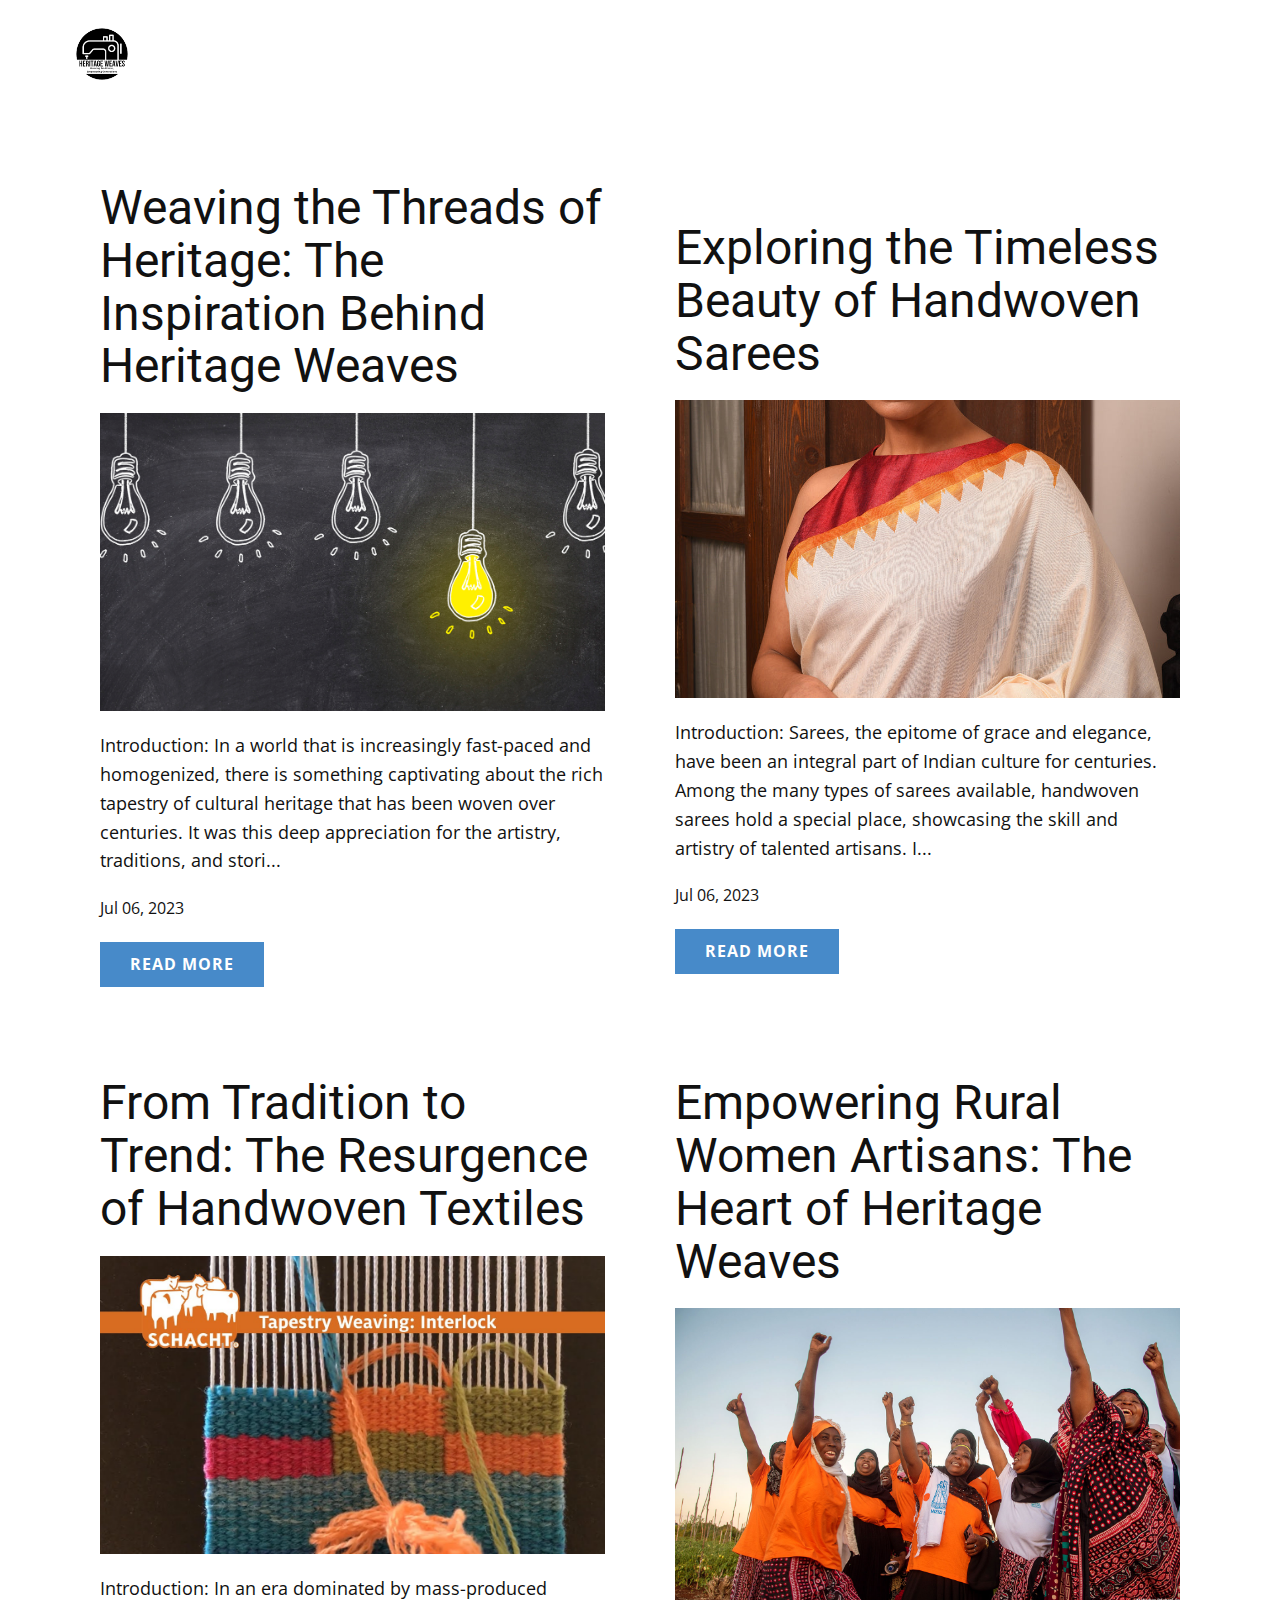
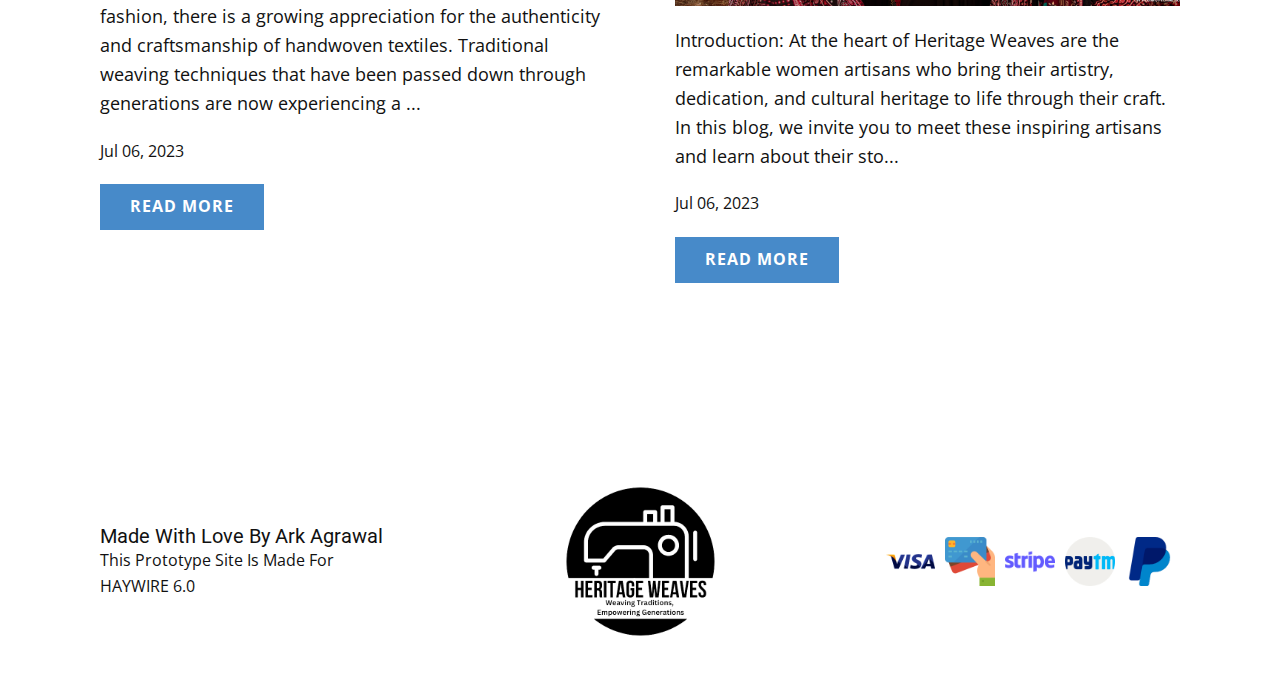
<file: blog.html>
<!DOCTYPE html>
<html style="font-size: 16px;" lang="en"><head>
    <meta name="viewport" content="width=device-width, initial-scale=1.0">
    <meta charset="utf-8">
    <meta name="keywords" content="Weaving the Threads of Heritage: The Inspiration Behind Heritage Weaves, Exploring the Timeless Beauty of Handwoven Sarees, From Tradition to Trend: The Resurgence of Handwoven Textiles, Empowering Rural Women Artisans: The Heart of Heritage Weaves">
    <meta name="description" content="Discover the captivating world of handwoven textiles and cultural heritage at Heritage Weaves. Explore our insightful blog, featuring articles on traditional weaving techniques, artisan stories, and the revival of handcrafted fashion. Delve into the artistry, sustainability, and empowerment behind each garment. Join us on this journey as we celebrate the rich tapestry of cultural traditions and inspire a new generation of conscious fashion enthusiasts. #HandwovenTextiles #ArtisanCraftsmanship #CulturalHeritage #SustainableFashion #EmpoweringArtisans">
    <title>Heritage Weaves Blogs</title>
    <link rel="stylesheet" href="main.css" media="screen">
<link rel="stylesheet" href="blog.css" media="screen">
    <script class="u-script" type="text/javascript" src="jquery.js" defer=""></script>
    <script class="u-script" type="text/javascript" src="main.js" defer=""></script>
    <meta name="generator" content="Ark agrawal">
    <meta property="og:title" content="Heritage Weaves">
    <meta property="og:description" content="Discover the captivating world of handwoven textiles and cultural heritage at Heritage Weaves. Explore our insightful blog, featuring articles on traditional weaving techniques, artisan stories, and the revival of handcrafted fashion. Delve into the artistry, sustainability, and empowerment behind each garment. Join us on this journey as we celebrate the rich tapestry of cultural traditions and inspire a new generation of conscious fashion enthusiasts. #HandwovenTextiles #ArtisanCraftsmanship #CulturalHeritage #SustainableFashion #EmpoweringArtisans">
    <meta property="og:image" content="/images/Heritage_Weaves-removebg-preview.png">
    <link id="u-theme-google-font" rel="stylesheet" href="https://fonts.googleapis.com/css?family=Roboto:100,100i,300,300i,400,400i,500,500i,700,700i,900,900i|Open+Sans:300,300i,400,400i,500,500i,600,600i,700,700i,800,800i">
    
    
    <script type="application/ld+json">{
		"@context": "http://schema.org",
		"@type": "Organization",
		"name": "Site1",
		"logo": "/images/Heritage_Weaves-removebg-preview.png?rand=7a2a",
		"sameAs": []
}</script>
    <meta name="theme-color" content="#478ac9">
    <meta property="og:type" content="website">
  <meta data-intl-tel-input-cdn-path="intlTelInput/"></head>
  <body class="u-body u-xl-mode" data-lang="en"><header class="u-clearfix u-header u-header" id="sec-2906"><div class="u-clearfix u-sheet u-valign-middle u-sheet-1">
        <a href="" class="u-image u-logo u-image-1" data-image-width="500" data-image-height="500">
          <img src="/images/Heritage_Weaves-removebg-preview.png?rand=7a2a" class="u-logo-image u-logo-image-1">
        </a>
        <nav class="u-menu u-menu-one-level u-offcanvas u-menu-1">
          <div class="menu-collapse" style="font-size: 1rem; letter-spacing: 0px;">
            <a class="u-button-style u-custom-left-right-menu-spacing u-custom-padding-bottom u-custom-top-bottom-menu-spacing u-nav-link u-text-active-palette-1-base u-text-hover-palette-2-base" href="#">
              <svg class="u-svg-link" viewBox="0 0 24 24"><use xmlns:xlink="http://www.w3.org/1999/xlink" xlink:href="#menu-hamburger"></use></svg>
              <svg class="u-svg-content" version="1.1" id="menu-hamburger" viewBox="0 0 16 16" x="0px" y="0px" xmlns:xlink="http://www.w3.org/1999/xlink" xmlns="http://www.w3.org/2000/svg"><g><rect y="1" width="16" height="2"></rect><rect y="7" width="16" height="2"></rect><rect y="13" width="16" height="2"></rect>
</g></svg>
            </a>
          </div>
          <div class="u-custom-menu u-nav-container">
            <ul class="u-nav u-unstyled u-nav-1"><li class="u-nav-item"><a class="u-button-style u-nav-link u-text-active-palette-1-base u-text-hover-palette-2-base" href="/Heritage-Weaves.html" style="padding: 10px 20px;">Home</a>
</li><li class="u-nav-item"><a class="u-button-style u-nav-link u-text-active-palette-1-base u-text-hover-palette-2-base" href="/Heritage-Weaves.html#about" style="padding: 10px 20px;">About us</a>
</li><li class="u-nav-item"><a class="u-button-style u-nav-link u-text-active-palette-1-base u-text-hover-palette-2-base" href="/Heritage-Weaves.html#carousel_3030" style="padding: 10px 20px;">Contact Us</a>
</li><li class="u-nav-item"><a class="u-button-style u-nav-link u-text-active-palette-1-base u-text-hover-palette-2-base" href="/blog/blog.html" style="padding: 10px 20px;">Blogs</a>
</li><li class="u-nav-item"><a class="u-button-style u-nav-link u-text-active-palette-1-base u-text-hover-palette-2-base" href="/products.html" style="padding: 10px 20px;">Products</a>
</li></ul>
          </div>
          <div class="u-custom-menu u-nav-container-collapse">
            <div class="u-black u-container-style u-inner-container-layout u-opacity u-opacity-95 u-sidenav">
              <div class="u-inner-container-layout u-sidenav-overflow">
                <div class="u-menu-close"></div>
                <ul class="u-align-center u-nav u-popupmenu-items u-unstyled u-nav-2"><li class="u-nav-item"><a class="u-button-style u-nav-link" href="/Heritage-Weaves.html">Home</a>
</li><li class="u-nav-item"><a class="u-button-style u-nav-link" href="/Heritage-Weaves.html#about">About us</a>
</li><li class="u-nav-item"><a class="u-button-style u-nav-link" href="/Heritage-Weaves.html#carousel_3030">Contact Us</a>
</li><li class="u-nav-item"><a class="u-button-style u-nav-link" href="/blog/blog.html">Blogs</a>
</li><li class="u-nav-item"><a class="u-button-style u-nav-link" href="/products.html">Products</a>
</li></ul>
              </div>
            </div>
            <div class="u-black u-menu-overlay u-opacity u-opacity-70"></div>
          </div>
        </nav>
      </div></header>
    <section class="u-clearfix u-section-1" id="sec-ec29">
      <div class="u-clearfix u-sheet u-sheet-1"><!--blog--><!--blog_options_json--><!--{"type":"Recent","source":"","tags":"","count":""}--><!--/blog_options_json-->
        <div class="u-blog u-container-style u-expanded-width u-layout-grid u-blog-1">
          <div class="u-repeater u-repeater-1"><!--blog_post-->
            <div class="u-blog-post u-container-style u-repeater-item u-repeater-item-1">
              <div class="u-container-layout u-similar-container u-container-layout-1"><!--blog_post_header-->
                <h2 class="u-blog-control u-text u-text-default-xs u-text-1">
                  <a class="u-post-header-link" href="/blog/weaving-the-threads-of-heritage-the-inspiration-behind-heritage-weaves.html">Weaving the Threads of Heritage: The Inspiration Behind Heritage Weaves</a>
                </h2><!--/blog_post_header-->
                <a class="u-post-header-link" href="/blog/weaving-the-threads-of-heritage-the-inspiration-behind-heritage-weaves.html"><!--blog_post_image-->
                  <img alt="" class="u-blog-control u-expanded-width u-image u-image-default u-image-1" src="/images/Williams-When-it-works-isnt-enough-ed-ideas.jpg"><!--/blog_post_image-->
                </a><!--blog_post_content-->
                <div class="u-blog-control u-post-content u-text u-text-2 fr-view">Introduction: In a world that is increasingly fast-paced and homogenized, there is something captivating about the rich tapestry of cultural heritage that has been woven over centuries. It was this deep appreciation for the artistry, traditions, and stori...</div><!--/blog_post_content--><!--blog_post_metadata-->
                <div class="u-blog-control u-metadata u-metadata-1"><!--blog_post_metadata_date-->
                  <span class="u-meta-date u-meta-icon">Jul 06, 2023</span><!--/blog_post_metadata_date-->
                </div><!--/blog_post_metadata--><!--blog_post_readmore-->
                <a href="/blog/weaving-the-threads-of-heritage-the-inspiration-behind-heritage-weaves.html" class="u-blog-control u-btn u-button-style u-hover-palette-1-dark-1 u-palette-1-base u-btn-1"><!--blog_post_readmore_content--><!--options_json--><!--{"content":"","defaultValue":"Read More"}--><!--/options_json-->Read More<!--/blog_post_readmore_content--></a><!--/blog_post_readmore-->
              </div>
            </div><div class="u-blog-post u-container-style u-repeater-item u-repeater-item-2">
              <div class="u-container-layout u-similar-container u-container-layout-2"><!--blog_post_header-->
                <h2 class="u-blog-control u-text u-text-default-xs u-text-3">
                  <a class="u-post-header-link" href="/blog/exploring-the-timeless-beauty-of-handwoven-sarees.html">Exploring the Timeless Beauty of Handwoven Sarees</a>
                </h2><!--/blog_post_header-->
                <a class="u-post-header-link" href="/blog/exploring-the-timeless-beauty-of-handwoven-sarees.html"><!--blog_post_image-->
                  <img alt="" class="u-blog-control u-expanded-width u-image u-image-default u-image-2" src="/images/DSC_0886.jpg"><!--/blog_post_image-->
                </a><!--blog_post_content-->
                <div class="u-blog-control u-post-content u-text u-text-4 fr-view">Introduction: Sarees, the epitome of grace and elegance, have been an integral part of Indian culture for centuries. Among the many types of sarees available, handwoven sarees hold a special place, showcasing the skill and artistry of talented artisans. I...</div><!--/blog_post_content--><!--blog_post_metadata-->
                <div class="u-blog-control u-metadata u-metadata-2"><!--blog_post_metadata_date-->
                  <span class="u-meta-date u-meta-icon">Jul 06, 2023</span><!--/blog_post_metadata_date-->
                </div><!--/blog_post_metadata--><!--blog_post_readmore-->
                <a href="/blog/exploring-the-timeless-beauty-of-handwoven-sarees.html" class="u-blog-control u-btn u-button-style u-hover-palette-1-dark-1 u-palette-1-base u-btn-2"><!--blog_post_readmore_content--><!--options_json--><!--{"content":"","defaultValue":"Read More"}--><!--/options_json-->Read More<!--/blog_post_readmore_content--></a><!--/blog_post_readmore-->
              </div>
            </div><div class="u-blog-post u-container-style u-repeater-item u-repeater-item-3">
              <div class="u-container-layout u-similar-container u-container-layout-3"><!--blog_post_header-->
                <h2 class="u-blog-control u-text u-text-default-xs u-text-5">
                  <a class="u-post-header-link" href="/blog/from-tradition-to-trend-the-resurgence-of-handwoven-textiles.html">From Tradition to Trend: The Resurgence of Handwoven Textiles</a>
                </h2><!--/blog_post_header-->
                <a class="u-post-header-link" href="/blog/from-tradition-to-trend-the-resurgence-of-handwoven-textiles.html"><!--blog_post_image-->
                  <img alt="" class="u-blog-control u-expanded-width u-image u-image-default u-image-3" data:image="" svg+xml;base64,[base64]");=" "="" background-position:="" 50%="" 50%;="" margin-bottom:="" 0"="" src="/images/maxresdefault.jpg"><!--/blog_post_image-->
                </a><!--blog_post_content-->
                <div class="u-blog-control u-post-content u-text u-text-6 fr-view">Introduction: In an era dominated by mass-produced fashion, there is a growing appreciation for the authenticity and craftsmanship of handwoven textiles. Traditional weaving techniques that have been passed down through generations are now experiencing a ...</div><!--/blog_post_content--><!--blog_post_metadata-->
                <div class="u-blog-control u-metadata u-metadata-3"><!--blog_post_metadata_date-->
                  <span class="u-meta-date u-meta-icon">Jul 06, 2023</span><!--/blog_post_metadata_date-->
                </div><!--/blog_post_metadata--><!--blog_post_readmore-->
                <a href="/blog/from-tradition-to-trend-the-resurgence-of-handwoven-textiles.html" class="u-blog-control u-btn u-button-style u-hover-palette-1-dark-1 u-palette-1-base u-btn-3"><!--blog_post_readmore_content--><!--options_json--><!--{"content":"","defaultValue":"Read More"}--><!--/options_json-->Read More<!--/blog_post_readmore_content--></a><!--/blog_post_readmore-->
              </div>
            </div><div class="u-blog-post u-container-style u-repeater-item u-repeater-item-4">
              <div class="u-container-layout u-similar-container u-container-layout-4"><!--blog_post_header-->
                <h2 class="u-blog-control u-text u-text-default-xs u-text-7">
                  <a class="u-post-header-link" href="/blog/empowering-rural-women-artisans-the-heart-of-heritage-weaves.html">Empowering Rural Women Artisans: The Heart of Heritage Weaves</a>
                </h2><!--/blog_post_header-->
                <a class="u-post-header-link" href="/blog/empowering-rural-women-artisans-the-heart-of-heritage-weaves.html"><!--blog_post_image-->
                  <img alt="" class="u-blog-control u-expanded-width u-image u-image-default u-image-4" data:image="" svg+xml;base64,[base64]"=&quot;);=&quot;&quot;" background-position:="" 50%="" 50%;="" margin-bottom:="" 0"="" src="/images/EDVisitsTanzania_ZanzibarSiteVisitWEEJointProgramme_MEDRES_12October2022_UNWOMEN.ZNZ-896_SOCIAL.JPG"><!--/blog_post_image-->
                </a><!--blog_post_content-->
                <div class="u-blog-control u-post-content u-text u-text-8 fr-view">Introduction: At the heart of Heritage Weaves are the remarkable women artisans who bring their artistry, dedication, and cultural heritage to life through their craft. In this blog, we invite you to meet these inspiring artisans and learn about their sto...</div><!--/blog_post_content--><!--blog_post_metadata-->
                <div class="u-blog-control u-metadata u-metadata-4"><!--blog_post_metadata_date-->
                  <span class="u-meta-date u-meta-icon">Jul 06, 2023</span><!--/blog_post_metadata_date-->
                </div><!--/blog_post_metadata--><!--blog_post_readmore-->
                <a href="/blog/empowering-rural-women-artisans-the-heart-of-heritage-weaves.html" class="u-blog-control u-btn u-button-style u-hover-palette-1-dark-1 u-palette-1-base u-btn-4"><!--blog_post_readmore_content--><!--options_json--><!--{"content":"","defaultValue":"Read More"}--><!--/options_json-->Read More<!--/blog_post_readmore_content--></a><!--/blog_post_readmore-->
              </div>
            </div><!--/blog_post--><!--blog_post-->
            <!--/blog_post--><!--blog_post-->
            <!--/blog_post--><!--blog_post-->
            <!--/blog_post-->
          </div>
        </div><!--/blog-->
      </div>
    </section>
    
    
    <footer class="u-clearfix u-footer u-white" id="sec-ed6e"><div class="u-clearfix u-sheet u-sheet-1">
        <div class="u-clearfix u-expanded-width u-gutter-30 u-layout-wrap u-layout-wrap-1">
          <div class="u-gutter-0 u-layout">
            <div class="u-layout-row">
              <div class="u-align-center-sm u-align-center-xs u-align-left-md u-align-left-xl u-container-style u-layout-cell u-left-cell u-size-20 u-size-30-md u-layout-cell-1">
                <div class="u-container-layout u-valign-middle u-container-layout-1"><!--position-->
                  <div data-position="" class="u-position"><!--block-->
                    <div class="u-block">
                      <div class="u-block-container u-clearfix"><!--block_header-->
                        <h5 class="u-block-header u-text"><!--block_header_content--> Made With Love By Ark Agrawal<!--/block_header_content--></h5><!--/block_header--><!--block_content-->
                        <div class="u-block-content u-text"><!--block_content_content-->This Prototype Site Is Made For HAYWIRE 6.0&nbsp;<!--/block_content_content--></div><!--/block_content-->
                      </div>
                    </div><!--/block-->
                  </div><!--/position-->
                </div>
              </div>
              <div class="u-align-center-sm u-align-right-md u-container-style u-layout-cell u-size-20 u-size-30-md u-layout-cell-2">
                <div class="u-container-layout u-valign-middle u-container-layout-2">
                  <a href="" class="u-image u-logo u-image-1" data-image-width="500" data-image-height="500">
                    <img src="/images/Heritage_Weaves-removebg-preview.png?rand=03dd" class="u-logo-image u-logo-image-1">
                  </a>
                </div>
              </div>
              <div class="u-align-center-sm u-align-center-xs u-align-left-md u-align-right-lg u-align-right-xl u-container-style u-layout-cell u-right-cell u-size-20 u-size-30-md u-layout-cell-3">
                <div class="u-container-layout u-valign-middle u-container-layout-3">
                  <div class="u-social-icons u-spacing-10 u-social-icons-1">
                    <a class="u-social-url" target="_blank" data-type="Custom" title="Custom" href=""><span class="u-file-icon u-icon u-social-custom u-social-icon u-icon-1"><img src="/images/196578.png" alt=""></span>
                    </a>
                    <a class="u-social-url" target="_blank" data-type="Custom" title="Custom" href=""><span class="u-file-icon u-icon u-social-custom u-social-icon u-icon-2"><img src="/images/1086741.png" alt=""></span>
                    </a>
                    <a class="u-social-url" target="_blank" data-type="Custom" title="Custom" href=""><span class="u-file-icon u-icon u-social-custom u-social-icon u-icon-3"><img src="/images/5968382.png" alt=""></span>
                    </a>
                    <a class="u-social-url" target="_blank" data-type="Custom" title="Custom" href=""><span class="u-file-icon u-icon u-social-custom u-social-icon u-icon-4"><img src="/images/825454.png" alt=""></span>
                    </a>
                    <a class="u-social-url" target="_blank" data-type="Custom" title="Custom" href=""><span class="u-file-icon u-icon u-social-custom u-social-icon u-icon-5"><img src="/images/174861.png" alt=""></span>
                    </a>
                  </div>
                </div>
              </div>
            </div>
          </div>
        </div>
      </div></footer>

  
</body></html>
</file>
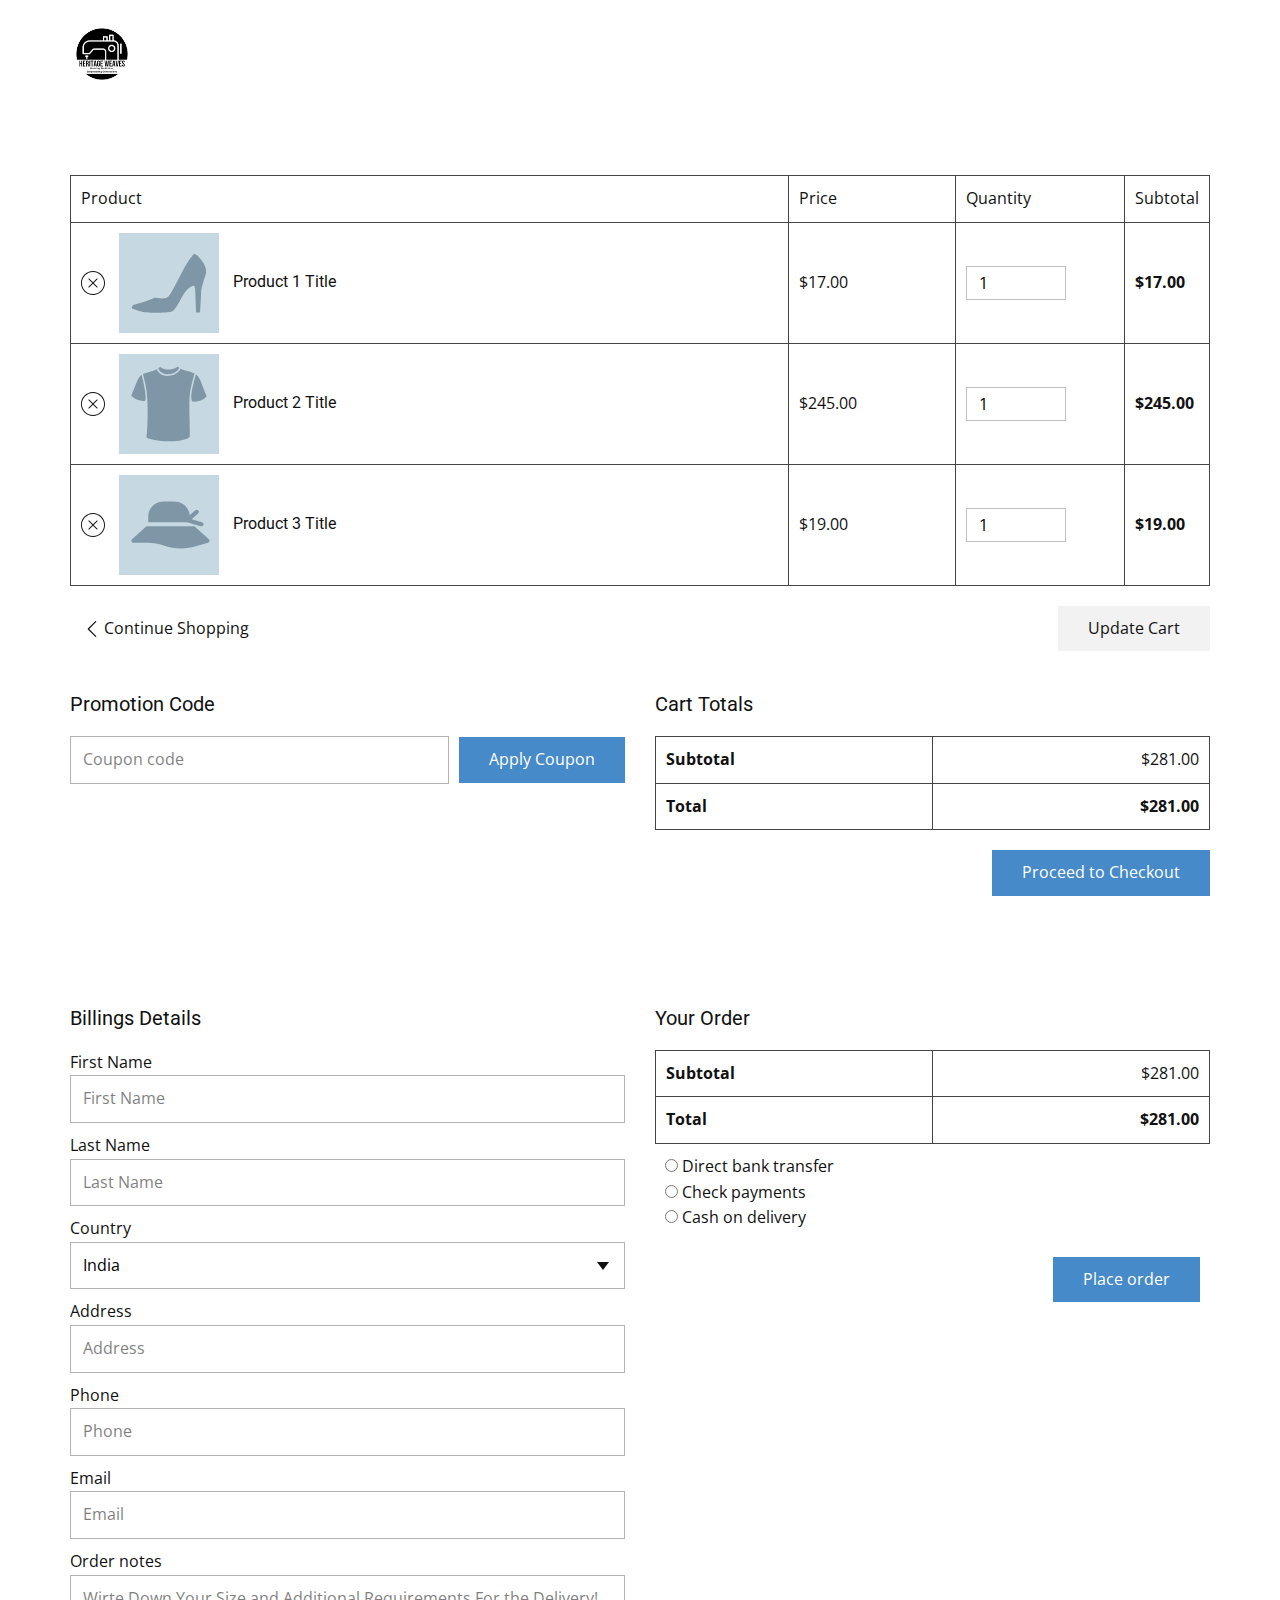
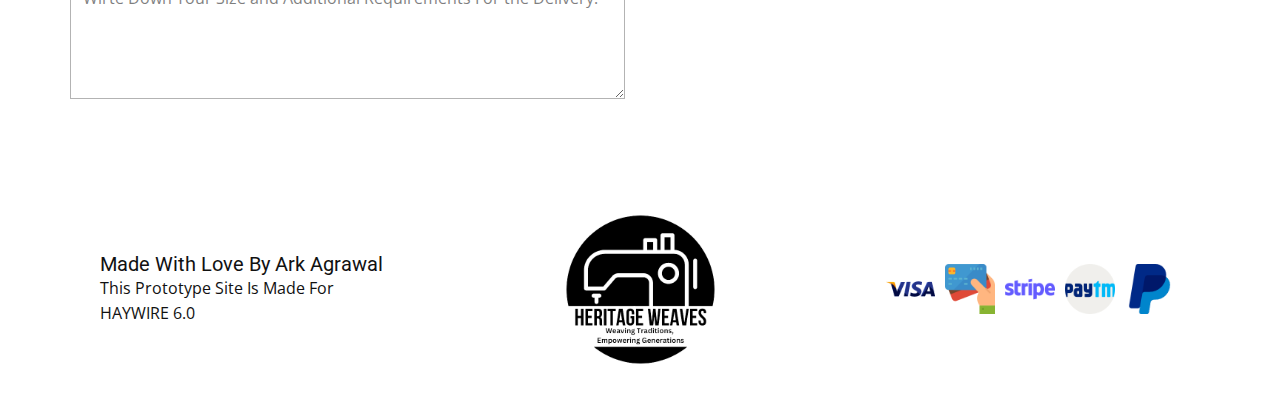
<file: cart.html>
<!DOCTYPE html>
<html style="font-size: 16px;" lang="en"><head>
    <meta name="viewport" content="width=device-width, initial-scale=1.0">
    <meta charset="utf-8">
    <meta name="keywords" content="Post 1">
    <meta name="description" content="">
    <title>cart</title>
    <link rel="stylesheet" href="main.css" media="screen">
<link rel="stylesheet" href="cart.css" media="screen">
    <script class="u-script" type="text/javascript" src="jquery.js" defer=""></script>
    <script class="u-script" type="text/javascript" src="main.js" defer=""></script>
    <meta name="generator" content="Ark agrawal">
    <link id="u-theme-google-font" rel="stylesheet" href="https://fonts.googleapis.com/css?family=Roboto:100,100i,300,300i,400,400i,500,500i,700,700i,900,900i|Open+Sans:300,300i,400,400i,500,500i,600,600i,700,700i,800,800i">
    
    
    
    <script type="application/ld+json">{
		"@context": "http://schema.org",
		"@type": "Organization",
		"name": "Site1",
		"logo": "/images/Heritage_Weaves-removebg-preview.png",
		"sameAs": []
}</script>
    <meta name="theme-color" content="#478ac9">
    <meta property="og:title" content="cart">
    <meta property="og:type" content="website">
  <meta data-intl-tel-input-cdn-path="intlTelInput/"></head>
  <body class="u-body u-xl-mode" data-lang="en"><header class="u-clearfix u-header u-header" id="sec-2906"><div class="u-clearfix u-sheet u-valign-middle u-sheet-1">
        <a href="" class="u-image u-logo u-image-1" data-image-width="500" data-image-height="500">
          <img src="/images/Heritage_Weaves-removebg-preview.png" class="u-logo-image u-logo-image-1">
        </a>
        <nav class="u-menu u-menu-one-level u-offcanvas u-menu-1">
          <div class="menu-collapse" style="font-size: 1rem; letter-spacing: 0px;">
            <a class="u-button-style u-custom-left-right-menu-spacing u-custom-padding-bottom u-custom-top-bottom-menu-spacing u-nav-link u-text-active-palette-1-base u-text-hover-palette-2-base" href="#">
              <svg class="u-svg-link" viewBox="0 0 24 24"><use xmlns:xlink="http://www.w3.org/1999/xlink" xlink:href="#menu-hamburger"></use></svg>
              <svg class="u-svg-content" version="1.1" id="menu-hamburger" viewBox="0 0 16 16" x="0px" y="0px" xmlns:xlink="http://www.w3.org/1999/xlink" xmlns="http://www.w3.org/2000/svg"><g><rect y="1" width="16" height="2"></rect><rect y="7" width="16" height="2"></rect><rect y="13" width="16" height="2"></rect>
</g></svg>
            </a>
          </div>
          <div class="u-custom-menu u-nav-container">
            <ul class="u-nav u-unstyled u-nav-1"><li class="u-nav-item"><a class="u-button-style u-nav-link u-text-active-palette-1-base u-text-hover-palette-2-base" href="/Heritage-Weaves.html" style="padding: 10px 20px;">Home</a>
</li><li class="u-nav-item"><a class="u-button-style u-nav-link u-text-active-palette-1-base u-text-hover-palette-2-base" href="/Heritage-Weaves.html#about" style="padding: 10px 20px;">About us</a>
</li><li class="u-nav-item"><a class="u-button-style u-nav-link u-text-active-palette-1-base u-text-hover-palette-2-base" href="/Heritage-Weaves.html#carousel_3030" style="padding: 10px 20px;">Contact Us</a>
</li><li class="u-nav-item"><a class="u-button-style u-nav-link u-text-active-palette-1-base u-text-hover-palette-2-base" href="/blog/blog.html" style="padding: 10px 20px;">Blogs</a>
</li><li class="u-nav-item"><a class="u-button-style u-nav-link u-text-active-palette-1-base u-text-hover-palette-2-base" href="/products.html" style="padding: 10px 20px;">Products</a>
</li></ul>
          </div>
          <div class="u-custom-menu u-nav-container-collapse">
            <div class="u-black u-container-style u-inner-container-layout u-opacity u-opacity-95 u-sidenav">
              <div class="u-inner-container-layout u-sidenav-overflow">
                <div class="u-menu-close"></div>
                <ul class="u-align-center u-nav u-popupmenu-items u-unstyled u-nav-2"><li class="u-nav-item"><a class="u-button-style u-nav-link" href="/Heritage-Weaves.html">Home</a>
</li><li class="u-nav-item"><a class="u-button-style u-nav-link" href="/Heritage-Weaves.html#about">About us</a>
</li><li class="u-nav-item"><a class="u-button-style u-nav-link" href="/Heritage-Weaves.html#carousel_3030">Contact Us</a>
</li><li class="u-nav-item"><a class="u-button-style u-nav-link" href="/blog/blog.html">Blogs</a>
</li><li class="u-nav-item"><a class="u-button-style u-nav-link" href="/products.html">Products</a>
</li></ul>
              </div>
            </div>
            <div class="u-black u-menu-overlay u-opacity u-opacity-70"></div>
          </div>
        </nav>
      </div></header>
    <section class="u-clearfix u-section-1" id="sec-a684">
      <div class="u-clearfix u-sheet u-sheet-1">
        <div class="u-cart u-cart-1">
          <div class="u-cart-products-table u-table u-table-responsive">
            <table class="u-table-entity">
              <colgroup>
                <col width="65%">
                <col width="15%">
                <col width="15%">
                <col width="15%">
              </colgroup>
              <thead class="u-table-header">
                <tr>
                  <th class="u-border-1 u-border-grey-dark-1 u-table-cell">Product </th>
                  <th class="u-border-1 u-border-grey-dark-1 u-table-cell">Price </th>
                  <th class="u-border-1 u-border-grey-dark-1 u-table-cell">Quantity </th>
                  <th class="u-border-1 u-border-grey-dark-1 u-table-cell">Subtotal </th>
                </tr>
              </thead>
              <tbody class="u-table-body">
                <tr>
                  <td class="u-border-1 u-border-grey-dark-1 u-table-cell"><span class="u-cart-remove-item u-icon u-icon-1"><svg class="u-svg-content" viewBox="0 0 52 52" x="0px" y="0px" style="width: 1em; height: 1em;"><g><path d="M26,0C11.664,0,0,11.663,0,26s11.664,26,26,26s26-11.663,26-26S40.336,0,26,0z M26,50C12.767,50,2,39.233,2,26
		S12.767,2,26,2s24,10.767,24,24S39.233,50,26,50z"></path><path d="M35.707,16.293c-0.391-0.391-1.023-0.391-1.414,0L26,24.586l-8.293-8.293c-0.391-0.391-1.023-0.391-1.414,0
		s-0.391,1.023,0,1.414L24.586,26l-8.293,8.293c-0.391,0.391-0.391,1.023,0,1.414C16.488,35.902,16.744,36,17,36
		s0.512-0.098,0.707-0.293L26,27.414l8.293,8.293C34.488,35.902,34.744,36,35,36s0.512-0.098,0.707-0.293
		c0.391-0.391,0.391-1.023,0-1.414L27.414,26l8.293-8.293C36.098,17.316,36.098,16.684,35.707,16.293z"></path>
</g></svg></span>
                    <img class="u-cart-product-image u-image u-image-default u-product-control" src="[data-uri]">
                    <h2 class="u-cart-product-title u-product-control u-text u-text-1">
                      <a class="u-product-title-link" href="#">Product 1 Title</a>
                    </h2>
                  </td>
                  <td class="u-border-1 u-border-grey-dark-1 u-table-cell">
                    <div class="u-cart-product-price u-product-control u-product-price">
                      <div class="u-price-wrapper">
                        <div class="u-hide-price u-old-price"></div>
                        <div class="u-price">$17.00</div>
                      </div>
                    </div>
                  </td>
                  <td class="u-border-1 u-border-grey-dark-1 u-table-cell">
                    <div class="u-cart-product-quantity u-product-control u-product-quantity u-product-quantity-1">
                      <div class="u-hidden u-quantity-label"> Quantity </div>
                      <div class="u-border-1 u-border-grey-25 u-quantity-input">
                        <a class="disabled minus u-button-style u-hidden u-quantity-button">
                          <svg xmlns="http://www.w3.org/2000/svg" viewBox="0 0 16 16"><path d="m 4 8 h 8" fill="none" stroke="currentColor" stroke-width="1" fill-rule="evenodd"></path></svg>
                        </a>
                        <input class="u-border-grey-30 u-input" type="text" value="1" pattern="[0-9]+">
                        <a class="plus u-button-style u-hidden u-quantity-button">
                          <svg xmlns="http://www.w3.org/2000/svg" viewBox="0 0 16 16"><path d="m 4 8 h 8 M 8 4 v 8" fill="none" stroke="currentColor" stroke-width="1" fill-rule="evenodd"></path></svg>
                        </a>
                      </div>
                    </div>
                  </td>
                  <td class="u-border-1 u-border-grey-dark-1 u-table-cell">
                    <div class="u-cart-product-subtotal u-product-control u-product-price">
                      <div class="u-price-wrapper">
                        <div class="u-hide-price u-old-price"></div>
                        <div class="u-price" style="font-weight: 700;">$17.00</div>
                      </div>
                    </div>
                  </td>
                </tr>
                <tr>
                  <td class="u-border-1 u-border-grey-dark-1 u-table-cell"><span class="u-cart-remove-item u-icon u-icon-2"><svg class="u-svg-content" viewBox="0 0 52 52" x="0px" y="0px" style="width: 1em; height: 1em;"><g><path d="M26,0C11.664,0,0,11.663,0,26s11.664,26,26,26s26-11.663,26-26S40.336,0,26,0z M26,50C12.767,50,2,39.233,2,26
		S12.767,2,26,2s24,10.767,24,24S39.233,50,26,50z"></path><path d="M35.707,16.293c-0.391-0.391-1.023-0.391-1.414,0L26,24.586l-8.293-8.293c-0.391-0.391-1.023-0.391-1.414,0
		s-0.391,1.023,0,1.414L24.586,26l-8.293,8.293c-0.391,0.391-0.391,1.023,0,1.414C16.488,35.902,16.744,36,17,36
		s0.512-0.098,0.707-0.293L26,27.414l8.293,8.293C34.488,35.902,34.744,36,35,36s0.512-0.098,0.707-0.293
		c0.391-0.391,0.391-1.023,0-1.414L27.414,26l8.293-8.293C36.098,17.316,36.098,16.684,35.707,16.293z"></path>
</g></svg></span>
                    <img class="u-cart-product-image u-image u-image-default u-product-control" src="[data-uri]">
                    <h2 class="u-cart-product-title u-product-control u-text u-text-2">
                      <a class="u-product-title-link" href="#">Product 2 Title</a>
                    </h2>
                  </td>
                  <td class="u-border-1 u-border-grey-dark-1 u-table-cell">
                    <div class="u-cart-product-price u-product-control u-product-price">
                      <div class="u-price-wrapper">
                        <div class="u-hide-price u-old-price"></div>
                        <div class="u-price">$245.00</div>
                      </div>
                    </div>
                  </td>
                  <td class="u-border-1 u-border-grey-dark-1 u-table-cell">
                    <div class="u-cart-product-quantity u-product-control u-product-quantity u-product-quantity-2">
                      <div class="u-hidden u-quantity-label"> Quantity </div>
                      <div class="u-border-1 u-border-grey-25 u-quantity-input">
                        <a class="disabled minus u-button-style u-hidden u-quantity-button">
                          <svg xmlns="http://www.w3.org/2000/svg" viewBox="0 0 16 16"><path d="m 4 8 h 8" fill="none" stroke="currentColor" stroke-width="1" fill-rule="evenodd"></path></svg>
                        </a>
                        <input class="u-border-grey-30 u-input" type="text" value="1" pattern="[0-9]+">
                        <a class="plus u-button-style u-hidden u-quantity-button">
                          <svg xmlns="http://www.w3.org/2000/svg" viewBox="0 0 16 16"><path d="m 4 8 h 8 M 8 4 v 8" fill="none" stroke="currentColor" stroke-width="1" fill-rule="evenodd"></path></svg>
                        </a>
                      </div>
                    </div>
                  </td>
                  <td class="u-border-1 u-border-grey-dark-1 u-table-cell">
                    <div class="u-cart-product-subtotal u-product-control u-product-price">
                      <div class="u-price-wrapper">
                        <div class="u-hide-price u-old-price"></div>
                        <div class="u-price" style="font-weight: 700;">$245.00</div>
                      </div>
                    </div>
                  </td>
                </tr>
                <tr>
                  <td class="u-border-1 u-border-grey-dark-1 u-table-cell"><span class="u-cart-remove-item u-icon u-icon-3"><svg class="u-svg-content" viewBox="0 0 52 52" x="0px" y="0px" style="width: 1em; height: 1em;"><g><path d="M26,0C11.664,0,0,11.663,0,26s11.664,26,26,26s26-11.663,26-26S40.336,0,26,0z M26,50C12.767,50,2,39.233,2,26
		S12.767,2,26,2s24,10.767,24,24S39.233,50,26,50z"></path><path d="M35.707,16.293c-0.391-0.391-1.023-0.391-1.414,0L26,24.586l-8.293-8.293c-0.391-0.391-1.023-0.391-1.414,0
		s-0.391,1.023,0,1.414L24.586,26l-8.293,8.293c-0.391,0.391-0.391,1.023,0,1.414C16.488,35.902,16.744,36,17,36
		s0.512-0.098,0.707-0.293L26,27.414l8.293,8.293C34.488,35.902,34.744,36,35,36s0.512-0.098,0.707-0.293
		c0.391-0.391,0.391-1.023,0-1.414L27.414,26l8.293-8.293C36.098,17.316,36.098,16.684,35.707,16.293z"></path>
</g></svg></span>
                    <img class="u-cart-product-image u-image u-image-default u-product-control" src="[data-uri]">
                    <h2 class="u-cart-product-title u-product-control u-text u-text-3">
                      <a class="u-product-title-link" href="#">Product 3 Title</a>
                    </h2>
                  </td>
                  <td class="u-border-1 u-border-grey-dark-1 u-table-cell">
                    <div class="u-cart-product-price u-product-control u-product-price">
                      <div class="u-price-wrapper">
                        <div class="u-hide-price u-old-price"></div>
                        <div class="u-price">$19.00</div>
                      </div>
                    </div>
                  </td>
                  <td class="u-border-1 u-border-grey-dark-1 u-table-cell">
                    <div class="u-cart-product-quantity u-product-control u-product-quantity u-product-quantity-3">
                      <div class="u-hidden u-quantity-label"> Quantity </div>
                      <div class="u-border-1 u-border-grey-25 u-quantity-input">
                        <a class="disabled minus u-button-style u-hidden u-quantity-button">
                          <svg xmlns="http://www.w3.org/2000/svg" viewBox="0 0 16 16"><path d="m 4 8 h 8" fill="none" stroke="currentColor" stroke-width="1" fill-rule="evenodd"></path></svg>
                        </a>
                        <input class="u-border-grey-30 u-input" type="text" value="1" pattern="[0-9]+">
                        <a class="plus u-button-style u-hidden u-quantity-button">
                          <svg xmlns="http://www.w3.org/2000/svg" viewBox="0 0 16 16"><path d="m 4 8 h 8 M 8 4 v 8" fill="none" stroke="currentColor" stroke-width="1" fill-rule="evenodd"></path></svg>
                        </a>
                      </div>
                    </div>
                  </td>
                  <td class="u-border-1 u-border-grey-dark-1 u-table-cell">
                    <div class="u-cart-product-subtotal u-product-control u-product-price">
                      <div class="u-price-wrapper">
                        <div class="u-hide-price u-old-price"></div>
                        <div class="u-price" style="font-weight: 700;">$19.00</div>
                      </div>
                    </div>
                  </td>
                </tr>
              </tbody>
            </table>
          </div>
          <div class="u-cart-button-container">
            <a href="/products.html" class="u-active-none u-btn u-button-style u-cart-continue-shopping u-hover-none u-none u-text-body-color u-btn-1"><span class="u-icon"><svg class="u-svg-content" viewBox="0 0 443.52 443.52" x="0px" y="0px" style="width: 1em; height: 1em;"><g><g><path d="M143.492,221.863L336.226,29.129c6.663-6.664,6.663-17.468,0-24.132c-6.665-6.662-17.468-6.662-24.132,0l-204.8,204.8    c-6.662,6.664-6.662,17.468,0,24.132l204.8,204.8c6.78,6.548,17.584,6.36,24.132-0.42c6.387-6.614,6.387-17.099,0-23.712    L143.492,221.863z"></path>
</g>
</g></svg></span>&nbsp;Continue Shopping 
            </a>
            <a href="#" class="u-btn u-button-style u-cart-update u-grey-5">Update Cart</a>
          </div>
          <div class="u-cart-blocks-container">
            <div class="u-cart-block u-indent-30">
              <div class="u-cart-block-container u-clearfix">
                <h5 class="u-cart-block-header u-text">Promotion Code</h5>
                <div class="u-cart-block-content u-text">
                  <div class="u-cart-form u-form">
                    <form action="#" class="u-clearfix u-form-horizontal u-form-spacing-10 u-inner-form" source="custom" name="form" method="post">
                      <div class="u-form-group">
                        <label for="name-5861" class="u-form-control-hidden u-label">Coupon code</label>
                        <input type="text" placeholder="Coupon code" id="name-5861" name="coupon" class="u-input u-input-rectangle" required="">
                      </div>
                      <div class="u-align-left u-form-group u-form-submit">
                        <a href="#" class="u-btn u-btn-submit u-button-style">Apply Coupon</a>
                        <input type="submit" value="submit" class="u-form-control-hidden">
                      </div>
                      <div class="u-form-send-message u-form-send-success">Thank you! Your message has been sent.</div>
                      <div class="u-form-send-error u-form-send-message">Unable to send your message. Please fix errors then try again.</div>
                      <input type="hidden" value="" name="recaptchaResponse">
                    </form>
                  </div>
                </div>
              </div>
            </div>
            <div class="u-cart-block u-cart-totals-block u-indent-30">
              <div class="u-cart-block-container u-clearfix">
                <h5 class="u-cart-block-header u-text">Cart Totals</h5>
                <div class="u-align-right u-cart-block-content u-text">
                  <div class="u-cart-totals-table u-table u-table-responsive">
                    <table class="u-table-entity">
                      <colgroup>
                        <col width="50%">
                        <col width="50%">
                      </colgroup>
                      <tbody class="u-align-right u-table-body">
                        <tr>
                          <td class="u-align-left u-border-1 u-border-grey-dark-1 u-first-column u-table-cell u-table-cell-17">Subtotal</td>
                          <td class="u-border-1 u-border-grey-dark-1 u-table-cell">$281.00</td>
                        </tr>
                        <tr>
                          <td class="u-align-left u-border-1 u-border-grey-dark-1 u-first-column u-table-cell u-table-cell-19">Total</td>
                          <td class="u-border-1 u-border-grey-dark-1 u-table-cell u-table-cell-20">$281.00</td>
                        </tr>
                      </tbody>
                    </table>
                  </div>
                  <a href="/cart.html#sec-3c06" class="u-btn u-button-style u-cart-checkout-btn u-btn-4">Proceed to Checkout</a>
                </div>
              </div>
            </div>
          </div>
        </div>
      </div>
    </section>
    <section class="u-clearfix u-section-2" id="sec-3c06">
      <div class="u-align-left u-clearfix u-sheet u-valign-middle u-sheet-1">
        <div class="u-checkout u-expanded-width u-checkout-1">
          <div class="u-checkout-blocks-container">
            <div class="u-checkout-billing-details-block u-checkout-block u-indent-30">
              <div class="u-checkout-block-container u-clearfix">
                <h5 class="u-checkout-block-header u-text">Billings Details</h5>
                <div class="u-checkout-block-content u-text">
                  <div class="u-checkout-form u-form">
                    <form action="#" class="u-clearfix u-form-spacing-10 u-form-vertical u-inner-form" source="custom" name="form" method="post">
                      <div class="u-form-group u-form-name">
                        <label for="name-f7b1" class="u-label">First Name</label>
                        <input type="text" placeholder="First Name" id="name-f7b1" name="name" class="u-input u-input-rectangle" required="">
                      </div>
                      <div class="u-form-group u-form-group-2 u-form-name">
                        <label for="name-592d" class="u-label">Last Name</label>
                        <input type="text" placeholder="Last Name" id="name-592d" name="name-1" class="u-input u-input-rectangle" required="">
                      </div>
                      <div class="u-form-group u-form-group-3 u-form-select">
                        <label for="select-f1ec" class="u-label">Country</label>
                        <div class="u-form-select-wrapper">
                          <select id="select-f1ec" name="select" class="u-input u-input-rectangle">
                            <option value="India" data-calc="India">India</option>
                          </select>
                          <svg class="u-caret u-caret-svg" version="1.1" id="Layer_1" xmlns="http://www.w3.org/2000/svg" xmlns:xlink="http://www.w3.org/1999/xlink" x="0px" y="0px" width="16px" height="16px" viewBox="0 0 16 16" style="fill:currentColor;" xml:space="preserve"><polygon class="st0" points="8,12 2,4 14,4 "></polygon></svg>
                        </div>
                      </div>
                      <div class="u-form-group u-form-group-4">
                        <label for="text-c1e1" class="u-label">Address</label>
                        <input type="text" placeholder="Address" id="text-c1e1" name="text-1" class="u-input u-input-rectangle">
                      </div>
                      <div class="u-form-group u-form-group-5 u-form-phone">
                        <label for="phone-089b" class="u-label">Phone</label>
                        <input type="tel" pattern="\+?\d{0,3}[\s\(\-]?([0-9]{2,3})[\s\)\-]?([\s\-]?)([0-9]{3})[\s\-]?([0-9]{2})[\s\-]?([0-9]{2})" placeholder="Phone" id="phone-089b" name="phone" class="u-input u-input-rectangle" required="">
                      </div>
                      <div class="u-form-email u-form-group">
                        <label for="email-f7b1" class="u-label">Email</label>
                        <input type="email" placeholder="Email" id="email-f7b1" name="email" class="u-input u-input-rectangle" required="">
                      </div>
                      <div class="u-form-group u-form-message">
                        <label for="message-f7b1" class="u-label">Order notes</label>
                        <textarea placeholder="Wirte Down Your Size and Additional Requirements For the Delivery!" rows="4" cols="50" id="message-f7b1" name="message" class="u-input u-input-rectangle" required=""></textarea>
                      </div>
                      <div class="u-form-send-message u-form-send-success">Thank you! Your message has been sent.</div>
                      <div class="u-form-send-error u-form-send-message">Unable to send your message. Please fix errors then try again.</div>
                      <input type="hidden" value="" name="recaptchaResponse">
                    </form>
                  </div>
                </div>
              </div>
            </div>
            <div class="u-checkout-block u-checkout-totals-block u-indent-30">
              <div class="u-checkout-block-container u-clearfix">
                <h5 class="u-checkout-block-header u-text">Your Order</h5>
                <div class="u-align-right u-checkout-block-content u-text">
                  <div class="u-checkout-totals-table u-table u-table-responsive">
                    <table class="u-table-entity">
                      <colgroup>
                        <col width="50%">
                        <col width="50%">
                      </colgroup>
                      <tbody class="u-align-right u-table-body">
                        <tr>
                          <td class="u-align-left u-border-1 u-border-grey-dark-1 u-first-column u-table-cell u-table-cell-1">Subtotal</td>
                          <td class="u-border-1 u-border-grey-dark-1 u-table-cell">$281.00</td>
                        </tr>
                        <tr>
                          <td class="u-align-left u-border-1 u-border-grey-dark-1 u-first-column u-table-cell u-table-cell-3">Total</td>
                          <td class="u-border-1 u-border-grey-dark-1 u-table-cell u-table-cell-4">$281.00</td>
                        </tr>
                      </tbody>
                    </table>
                  </div>
                  <div class="u-checkout-placeorder-form u-form">
                    <form action="#" class="u-clearfix u-form-spacing-6 u-form-vertical u-inner-form" style="padding: 10px;" source="custom" name="form-1" method="post">
                      <div class="u-form-group u-form-group-9 u-form-input-layout-vertical u-form-radiobutton" data-dependency="[{&quot;action&quot;:&quot;show&quot;,&quot;condition&quot;:&quot;equal&quot;,&quot;value&quot;:&quot;&quot;}]">
                        <label class="u-label"></label>
                        <div class="u-form-radio-button-wrapper">
                          <input type="radio" name="radiobutton" value="Direct bank transfer">
                          <label class="u-label" for="radiobutton">Direct bank transfer</label>
                          <br>
                          <input type="radio" name="radiobutton" value="Check payments">
                          <label class="u-label" for="radiobutton">Check payments</label>
                          <br>
                          <input type="radio" name="radiobutton" value="Cash on delivery">
                          <label class="u-label" for="radiobutton">Cash on delivery</label>
                          <br>
                        </div>
                      </div>
                      <div class="u-align-right u-form-group u-form-submit">
                        <a href="#" class="u-btn u-btn-submit u-button-style u-btn-1">Place order</a>
                        <input type="submit" value="submit" class="u-form-control-hidden">
                      </div>
                      <div class="u-form-send-message u-form-send-success">Thank you! Your message has been sent.</div>
                      <div class="u-form-send-error u-form-send-message">Unable to send your message. Please fix errors then try again.</div>
                      <input type="hidden" value="" name="recaptchaResponse">
                    </form>
                  </div>
                </div>
              </div>
            </div>
          </div>
        </div>
      </div>
      <style data-mode="XXL">@media (max-width: 0px) {
  .u-section-2 .u-sheet-1 {
    min-height: 808px;
  }
  .u-section-2 .u-checkout-1 {
    min-height: 748px;
    margin-bottom: 30px;
    height: auto;
    margin-top: 30px;
  }
  .u-section-2 .u-table-cell-1 {
    font-weight: 700;
  }
  .u-section-2 .u-table-cell-3 {
    font-weight: 700;
  }
  .u-section-2 .u-table-cell-4 {
    font-weight: 700;
  }
  .u-section-2 .u-btn-1 {
    margin-top: 20px;
  }
}</style>
    </section>
    
    
    <footer class="u-clearfix u-footer u-white" id="sec-ed6e"><div class="u-clearfix u-sheet u-sheet-1">
        <div class="u-clearfix u-expanded-width u-gutter-30 u-layout-wrap u-layout-wrap-1">
          <div class="u-gutter-0 u-layout">
            <div class="u-layout-row">
              <div class="u-align-center-sm u-align-center-xs u-align-left-md u-align-left-xl u-container-style u-layout-cell u-left-cell u-size-20 u-size-30-md u-layout-cell-1">
                <div class="u-container-layout u-valign-middle u-container-layout-1"><!--position-->
                  <div data-position="" class="u-position"><!--block-->
                    <div class="u-block">
                      <div class="u-block-container u-clearfix"><!--block_header-->
                        <h5 class="u-block-header u-text"><!--block_header_content--> Made With Love By Ark Agrawal<!--/block_header_content--></h5><!--/block_header--><!--block_content-->
                        <div class="u-block-content u-text"><!--block_content_content-->This Prototype Site Is Made For HAYWIRE 6.0&nbsp;<!--/block_content_content--></div><!--/block_content-->
                      </div>
                    </div><!--/block-->
                  </div><!--/position-->
                </div>
              </div>
              <div class="u-align-center-sm u-align-right-md u-container-style u-layout-cell u-size-20 u-size-30-md u-layout-cell-2">
                <div class="u-container-layout u-valign-middle u-container-layout-2">
                  <a href="" class="u-image u-logo u-image-1" data-image-width="500" data-image-height="500">
                    <img src="/images/Heritage_Weaves-removebg-preview.png" class="u-logo-image u-logo-image-1">
                  </a>
                </div>
              </div>
              <div class="u-align-center-sm u-align-center-xs u-align-left-md u-align-right-lg u-align-right-xl u-container-style u-layout-cell u-right-cell u-size-20 u-size-30-md u-layout-cell-3">
                <div class="u-container-layout u-valign-middle u-container-layout-3">
                  <div class="u-social-icons u-spacing-10 u-social-icons-1">
                    <a class="u-social-url" target="_blank" data-type="Custom" title="Custom" href=""><span class="u-file-icon u-icon u-social-custom u-social-icon u-icon-1"><img src="/images/196578.png" alt=""></span>
                    </a>
                    <a class="u-social-url" target="_blank" data-type="Custom" title="Custom" href=""><span class="u-file-icon u-icon u-social-custom u-social-icon u-icon-2"><img src="/images/1086741.png" alt=""></span>
                    </a>
                    <a class="u-social-url" target="_blank" data-type="Custom" title="Custom" href=""><span class="u-file-icon u-icon u-social-custom u-social-icon u-icon-3"><img src="/images/5968382.png" alt=""></span>
                    </a>
                    <a class="u-social-url" target="_blank" data-type="Custom" title="Custom" href=""><span class="u-file-icon u-icon u-social-custom u-social-icon u-icon-4"><img src="/images/825454.png" alt=""></span>
                    </a>
                    <a class="u-social-url" target="_blank" data-type="Custom" title="Custom" href=""><span class="u-file-icon u-icon u-social-custom u-social-icon u-icon-5"><img src="/images/174861.png" alt=""></span>
                    </a>
                  </div>
                </div>
              </div>
            </div>
          </div>
        </div>
      </div></footer>

  
</body></html>
</file>
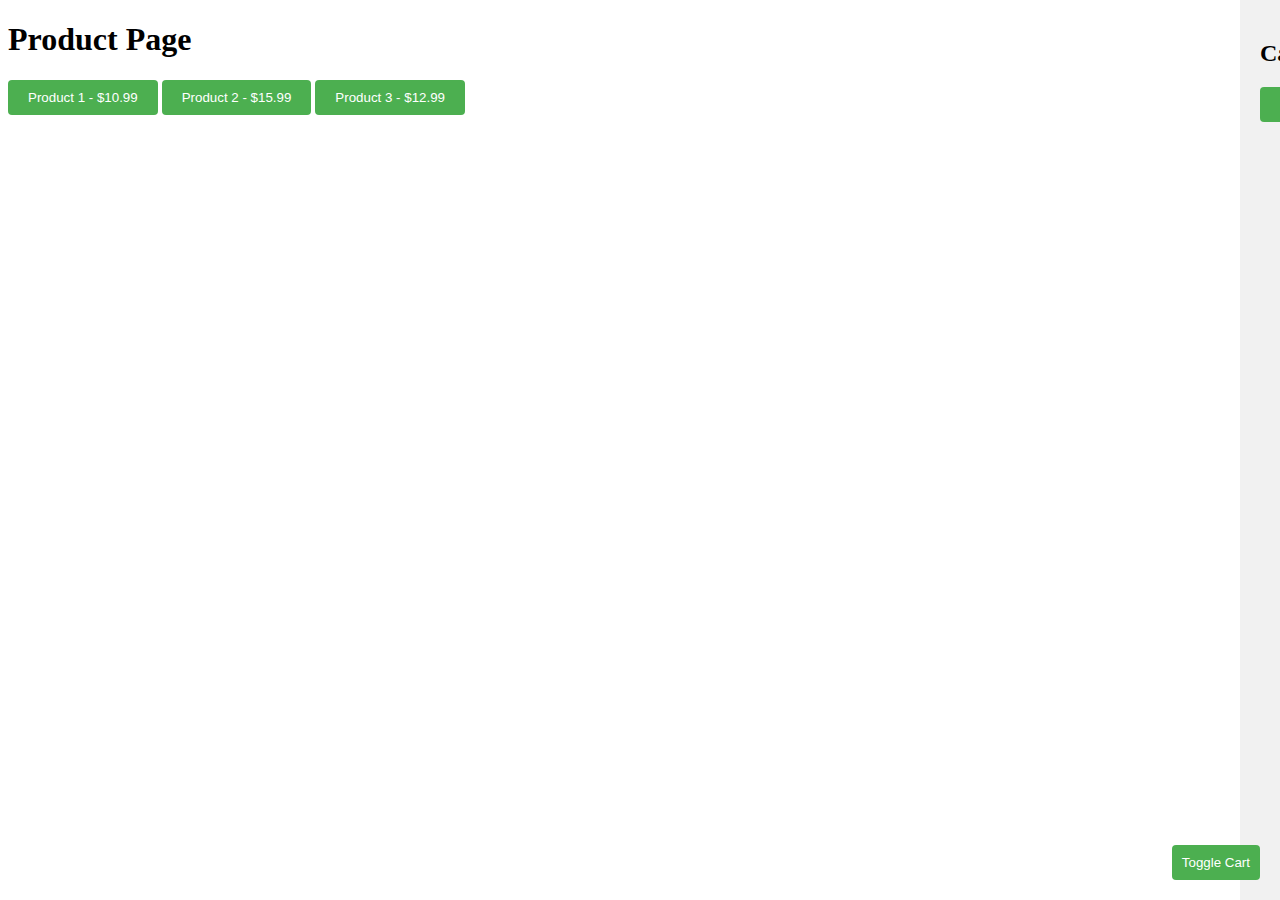
<file: carty.html>
<!DOCTYPE html>
<html>
<head>
    <title>Product Page</title>
    <style>
        /* CSS styles for the side menu cart and button */
        #cart-container {
            position: fixed;
            top: 0;
            right: -300px;
            width: 300px;
            height: 100%;
            background-color: #f1f1f1;
            transition: 0.3s;
            padding: 20px;
        }
        
        #cart-container.open {
            right: 0;
        }
        
        #cart-toggle {
            position: fixed;
            bottom: 20px;
            right: 20px;
            background-color: #4CAF50;
            color: white;
            padding: 10px;
            border: none;
            border-radius: 4px;
            cursor: pointer;
        }
        
        #checkout-button {
            background-color: #4CAF50;
            color: white;
            padding: 10px 20px;
            border: none;
            border-radius: 4px;
            cursor: pointer;
        }

        .product-button {
            background-color: #4CAF50;
            color: white;
            padding: 10px 20px;
            border: none;
            border-radius: 4px;
            cursor: pointer;
            margin-bottom: 10px;
        }
    </style>
</head>
<body>
    <h1>Product Page</h1>

    <div id="products-container">
        <!-- Existing product buttons -->
        <button class="product-button" data-product="Product 1" data-price="10.99">Product 1 - $10.99</button>
        <button class="product-button" data-product="Product 2" data-price="15.99">Product 2 - $15.99</button>
        <button class="product-button" data-product="Product 3" data-price="12.99">Product 3 - $12.99</button>
    </div>

    <!-- Side menu cart container -->
    <div id="cart-container">
        <h2>Cart</h2>
        <ul id="cart-items">
            <!-- Cart items will be dynamically added here -->
        </ul>
        <button id="checkout-button">Checkout</button>
    </div>

    <!-- Button to toggle the side menu cart -->
    <button id="cart-toggle">Toggle Cart</button>

    <script src="script.js"></script>
</body>
</html>
</file>
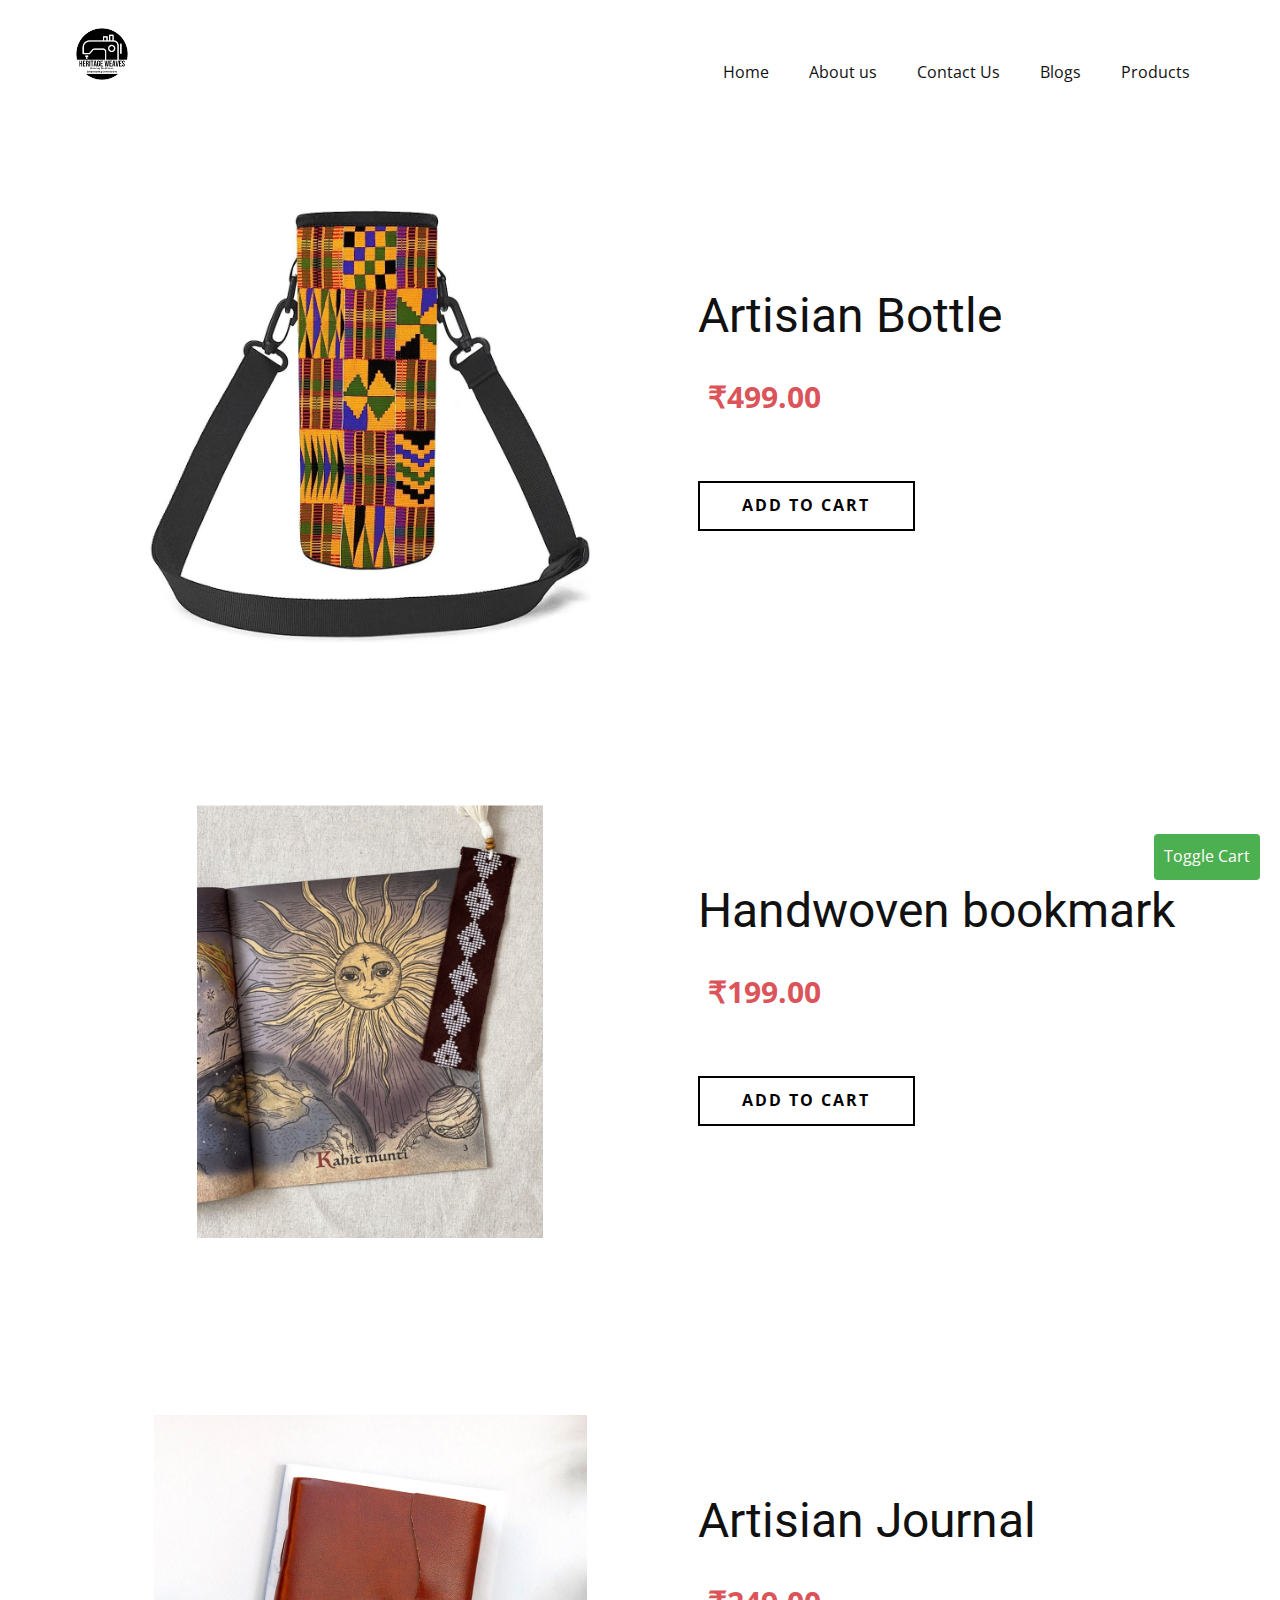
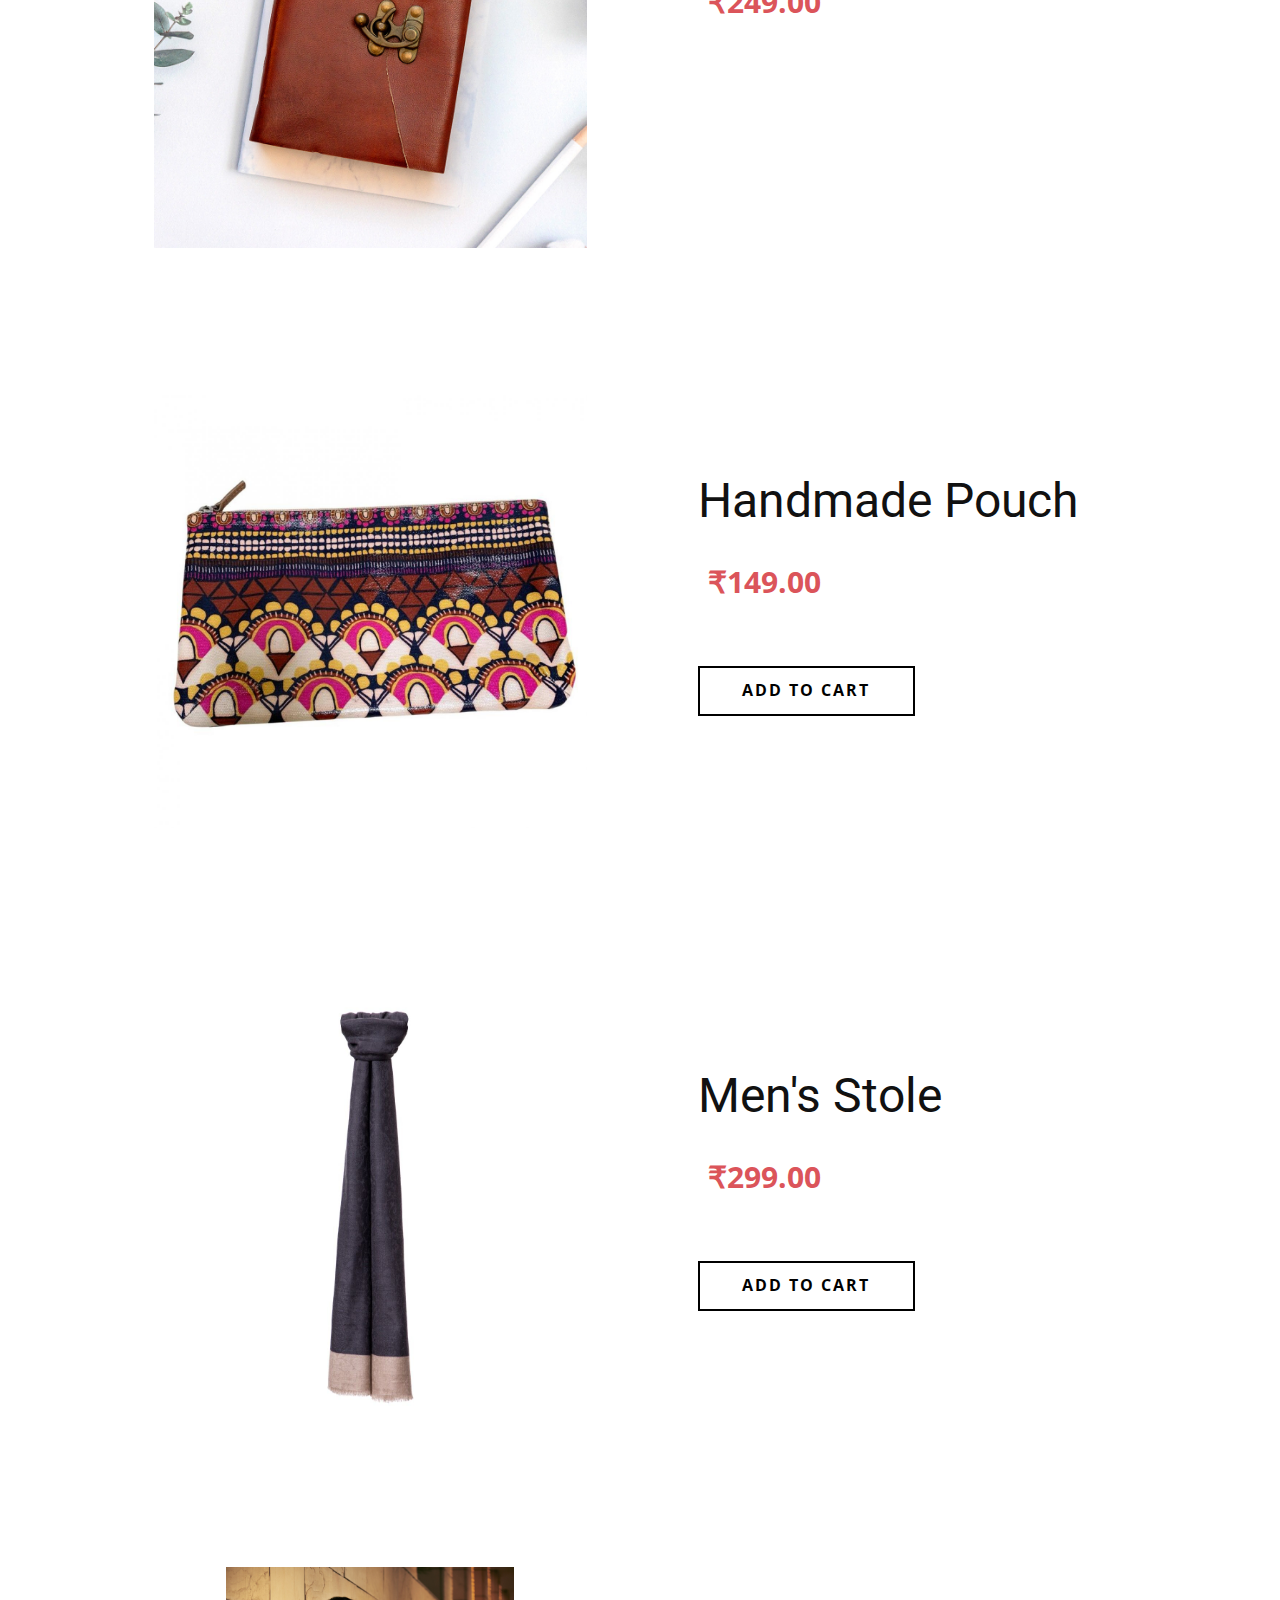
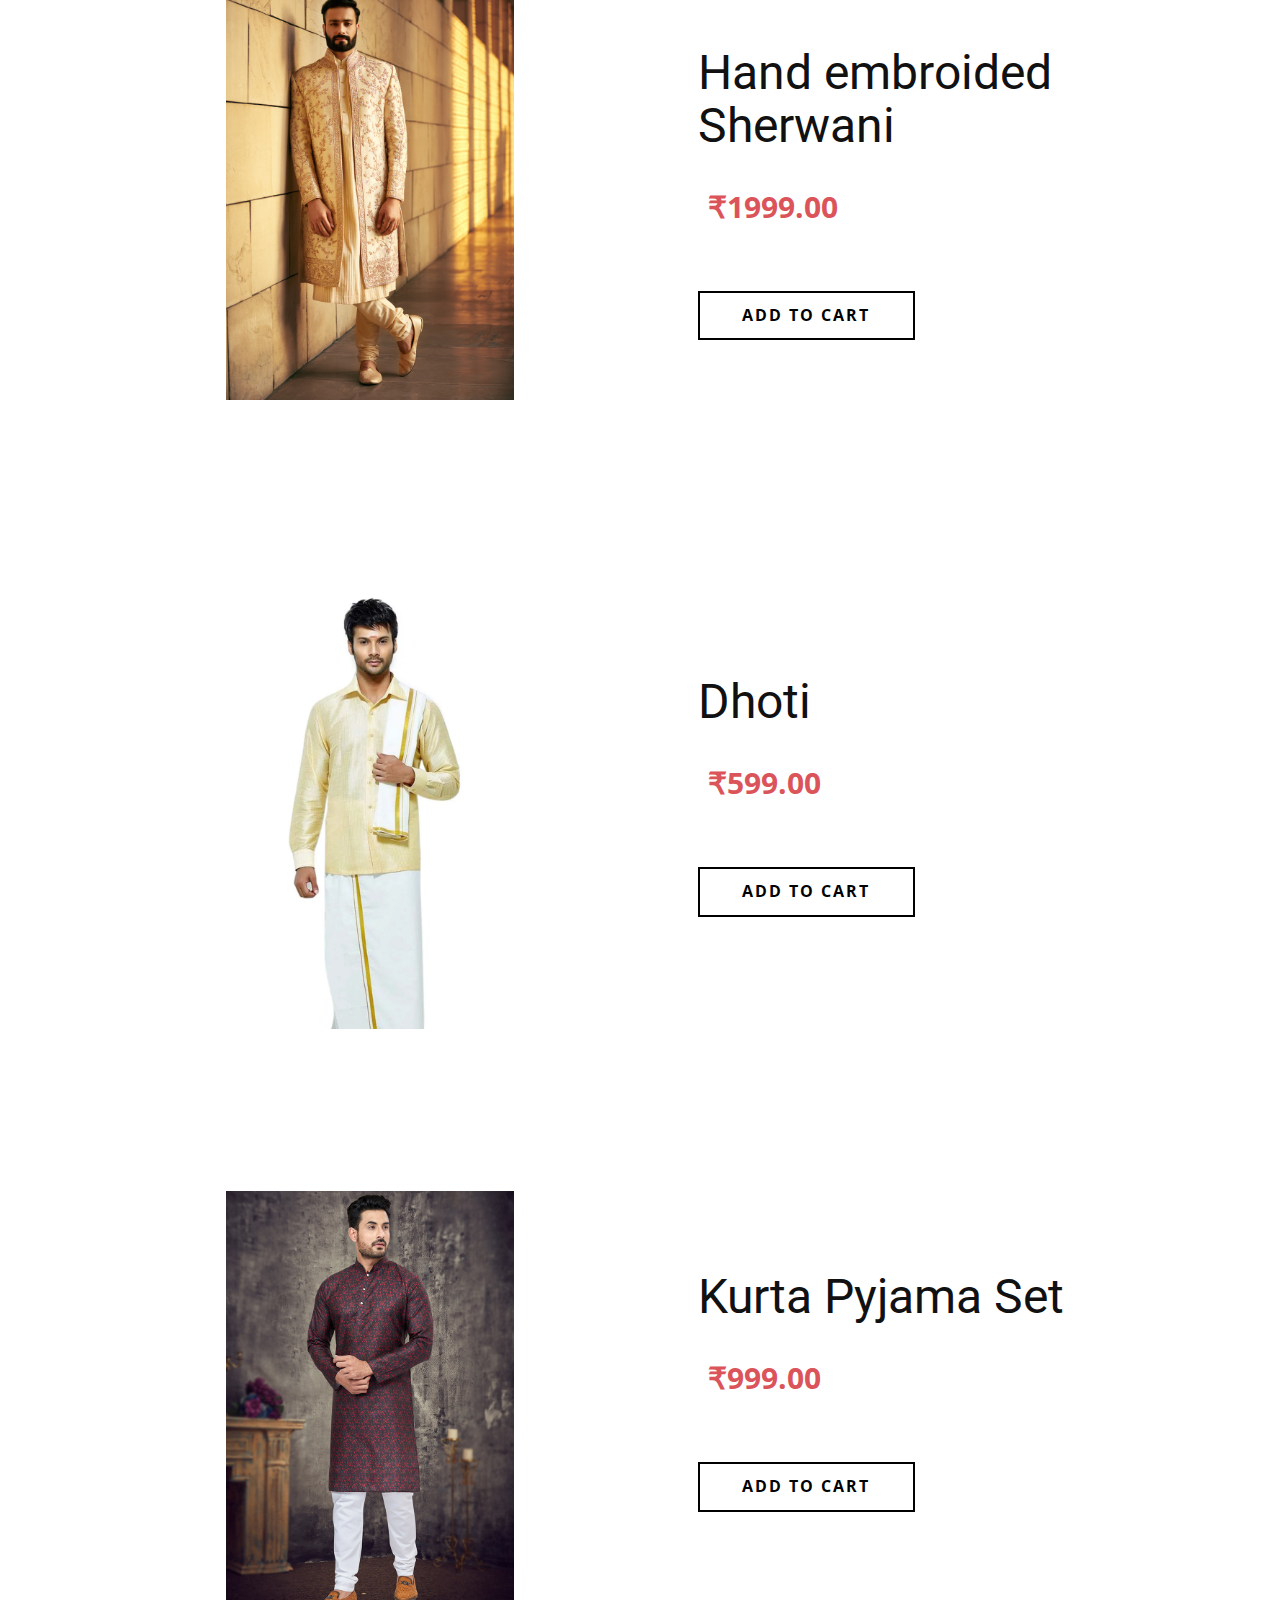
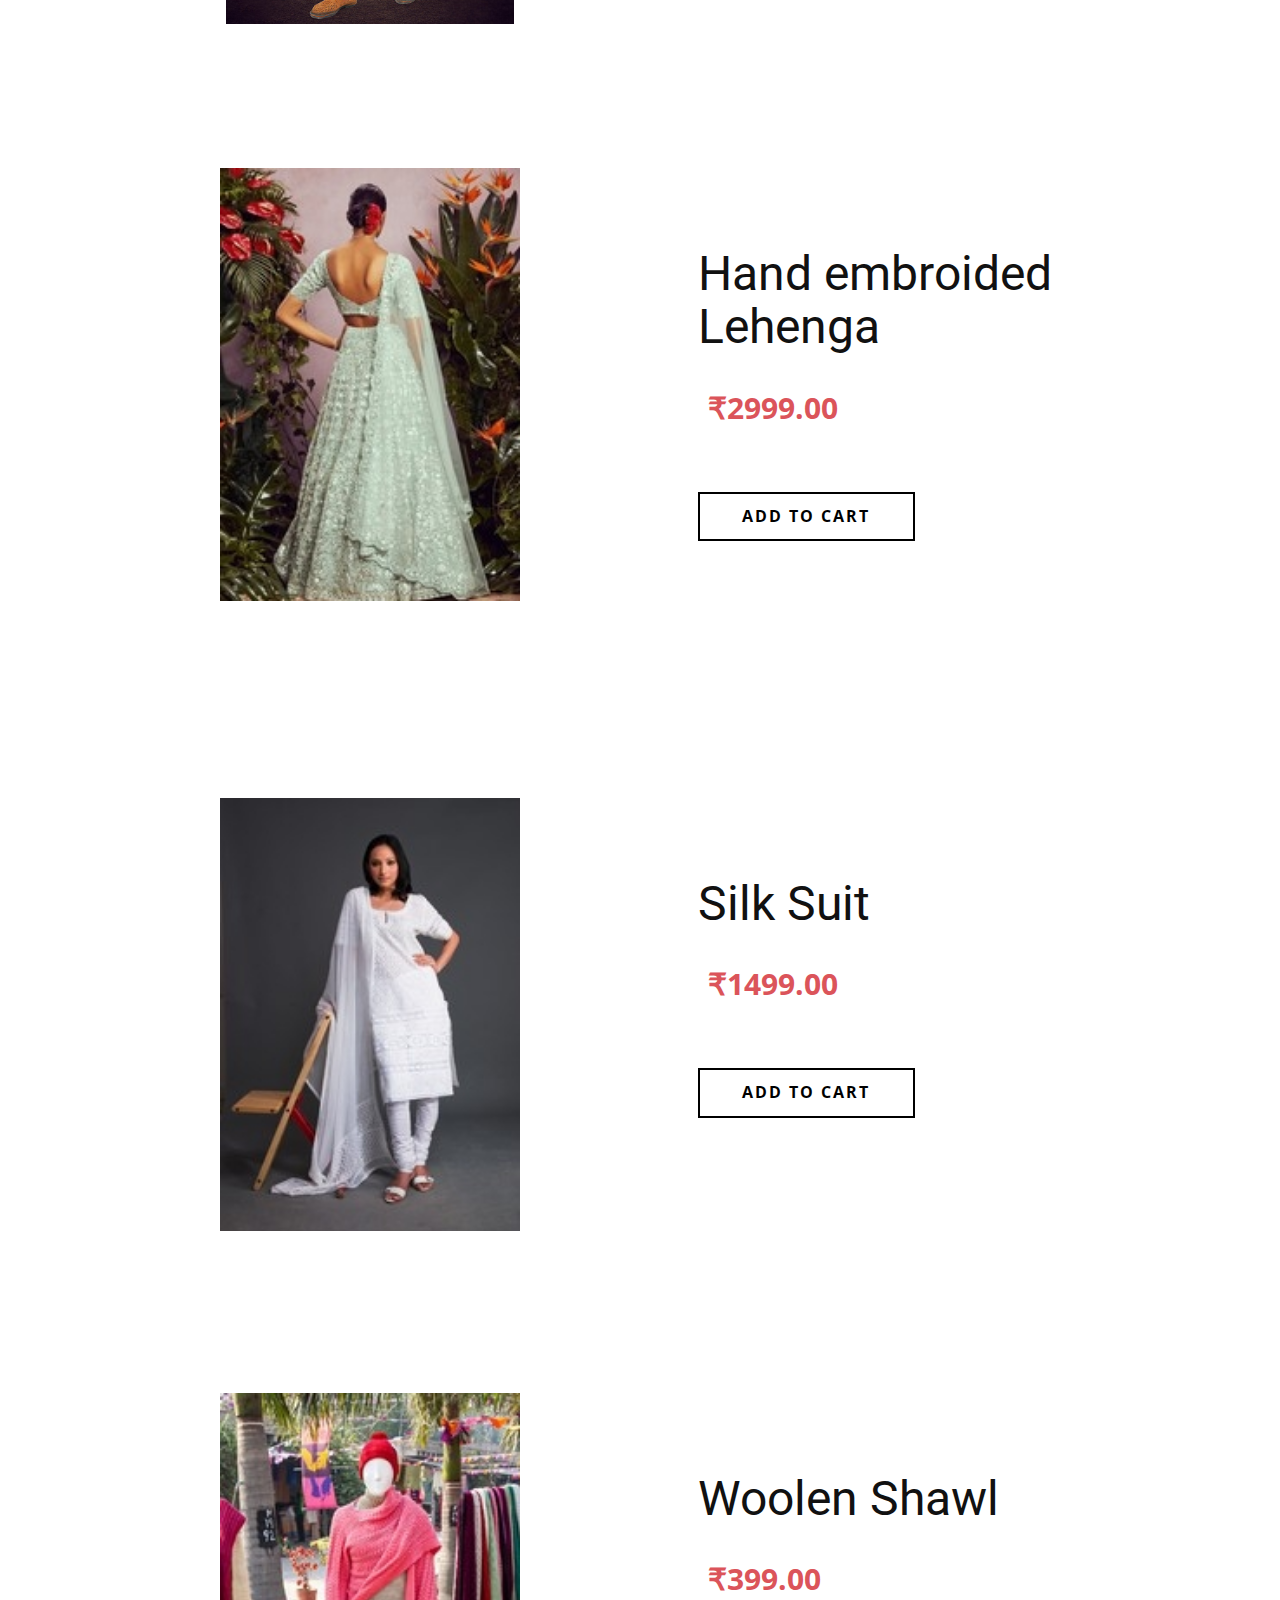
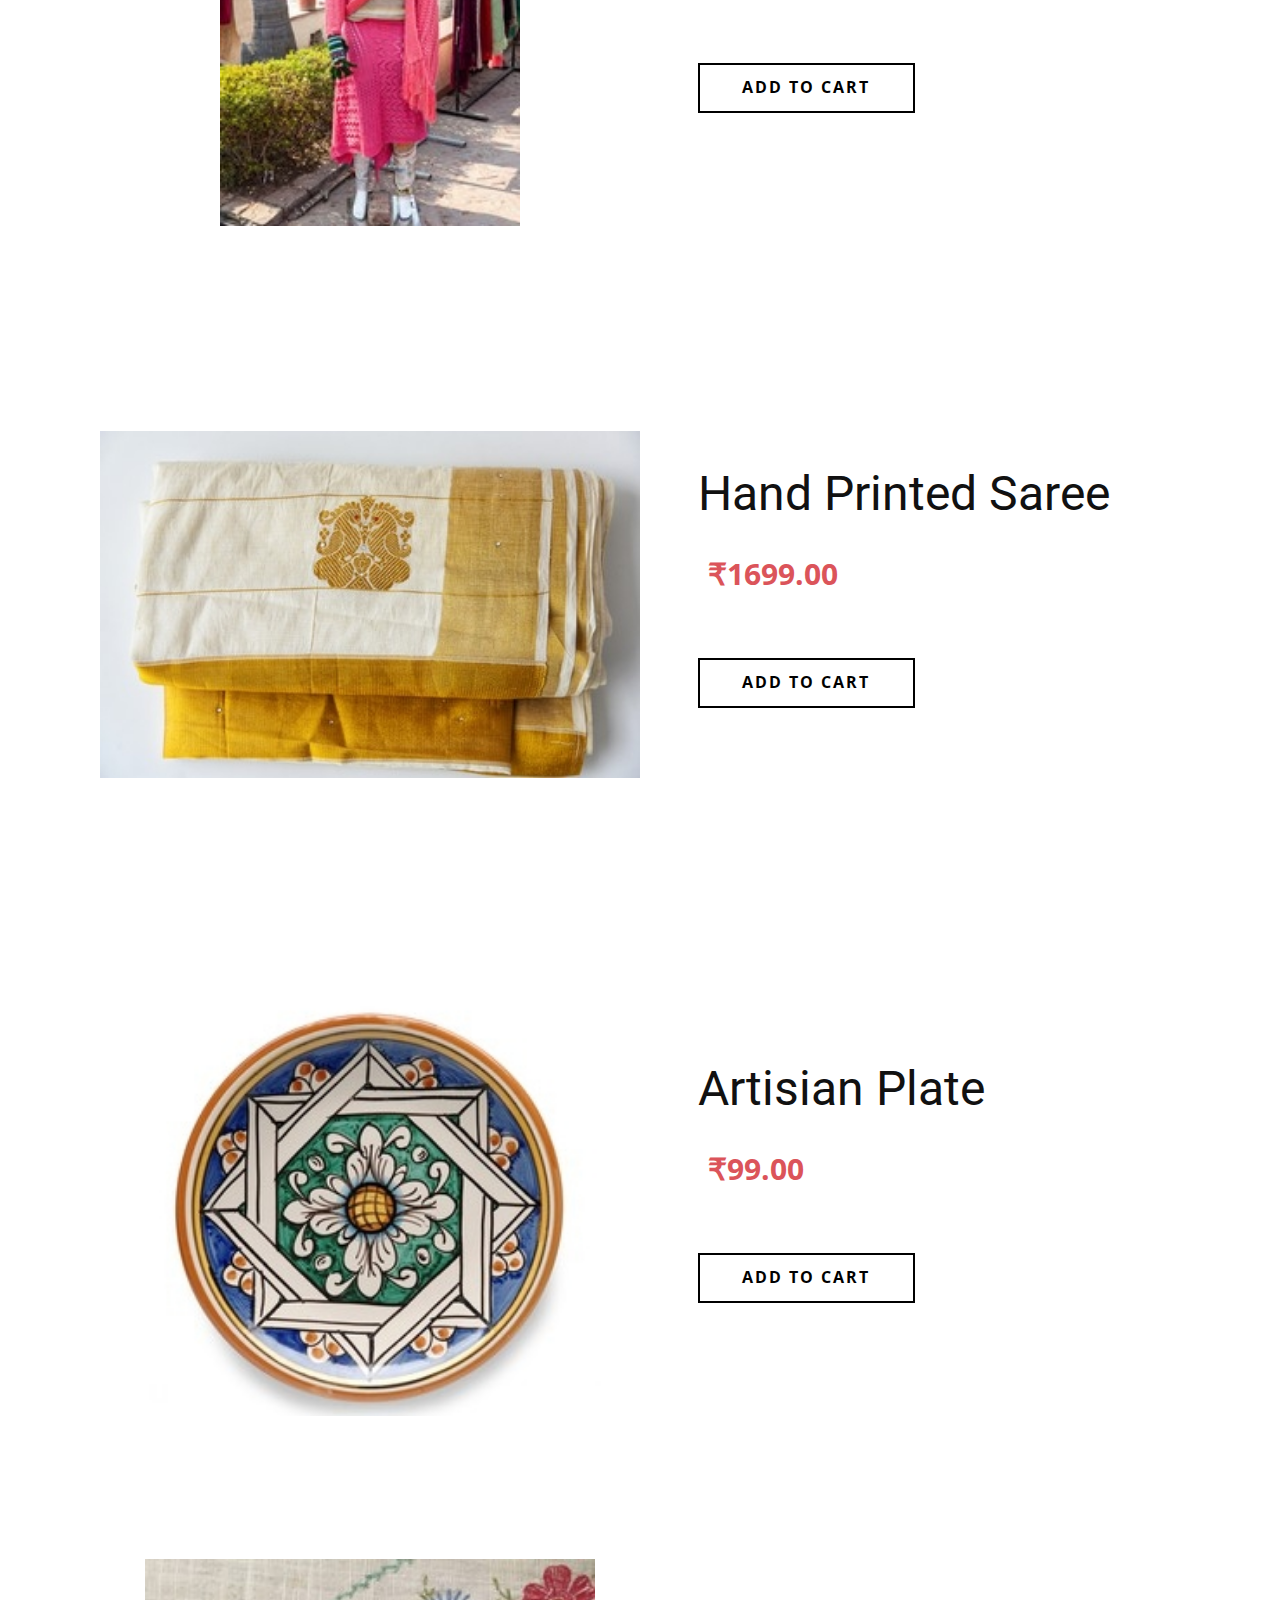
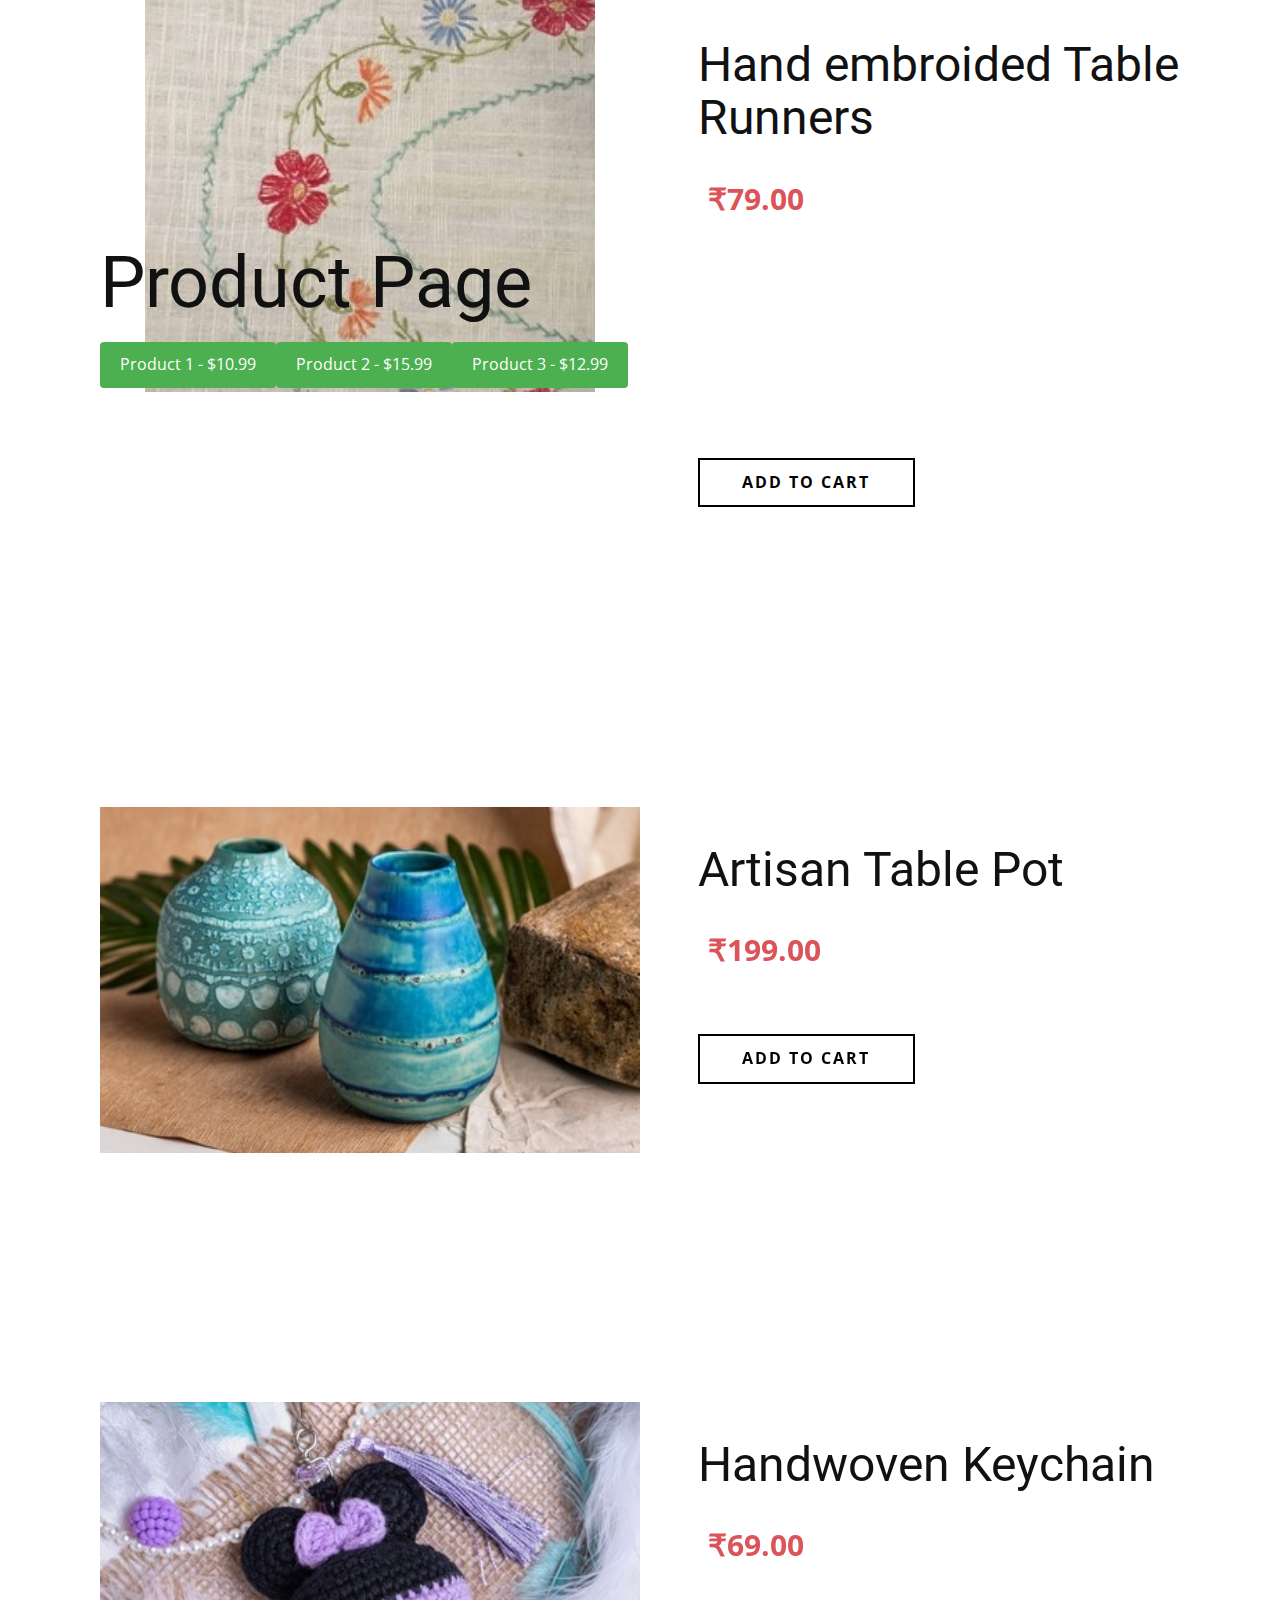
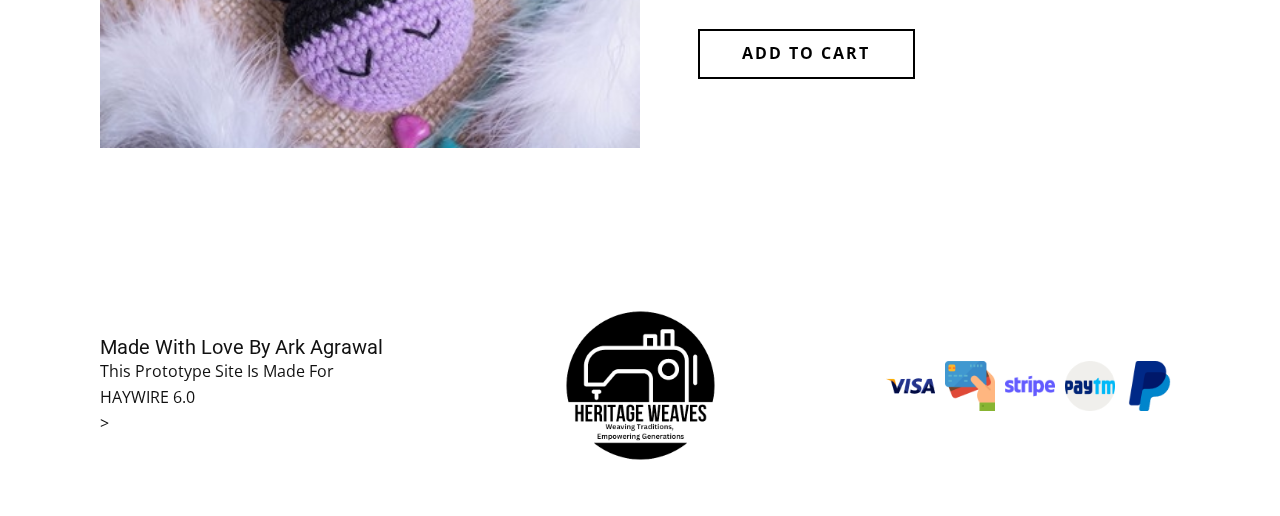
<file: details.html>
<!DOCTYPE html>
<html style="font-size: 16px;" lang="en"><head>
    <meta name="viewport" content="width=device-width, initial-scale=1.0">
    <meta charset="utf-8">
    <meta name="keywords" content="Intricate details
Stories behind
Handwoven masterpieces
Artistry and symbolism
Cultural heritage
Exquisite embroidery
Meticulous weaving patterns
Passion and skill
Rich traditions
Craftsmanship
Extraordinary products
Handwoven fashion details
Fashion craftsmanship
Cultural symbolism
Artisan techniques">
    <meta name="description" content="Dive into the intricate details and stories behind our handwoven masterpieces at Heritage Weaves. Explore the artistry, symbolism, and cultural heritage woven into each garment. From the exquisite embroidery to the meticulous weaving patterns, our product details reveal the passion and skill of the artisans. Immerse yourself in the rich traditions and craftsmanship that make our products truly extraordinary. #HandwovenMasterpieces #ArtisanCraftsmanship #CulturalHeritage #FashionDetails #ShopEthical">
    <title>Product Details</title>
    <link rel="stylesheet" href="main.css" media="screen">
<link rel="stylesheet" href="details.css" media="screen">
    <script class="u-script" type="text/javascript" src="jquery.js" defer=""></script>
    <script class="u-script" type="text/javascript" src="main.js" defer=""></script>
    <script src="script.js"></script> 
    <meta name="generator" content="Ark agrawal">
    <link id="u-theme-google-font" rel="stylesheet" href="https://fonts.googleapis.com/css?family=Roboto:100,100i,300,300i,400,400i,500,500i,700,700i,900,900i|Open+Sans:300,300i,400,400i,500,500i,600,600i,700,700i,800,800i">
    <script type="application/ld+json">{
		"@context": "http://schema.org",
		"@type": "Organization",
		"name": "Site1",
		"logo": "/images/Heritage_Weaves-removebg-preview.png",
		"sameAs": []
}</script>
    <meta name="theme-color" content="#478ac9">
    <meta property="og:title" content="Product Details">
    <meta property="og:description" content="Dive into the intricate details and stories behind our handwoven masterpieces at Heritage Weaves. Explore the artistry, symbolism, and cultural heritage woven into each garment. From the exquisite embroidery to the meticulous weaving patterns, our product details reveal the passion and skill of the artisans. Immerse yourself in the rich traditions and craftsmanship that make our products truly extraordinary. #HandwovenMasterpieces #ArtisanCraftsmanship #CulturalHeritage #FashionDetails #ShopEthical">
    <meta property="og:type" content="website">
  <meta data-intl-tel-input-cdn-path="intlTelInput/"></head>
  <body class="u-body u-xl-mode" data-lang="en"><header class="u-clearfix u-header u-header" id="sec-2906"><div class="u-clearfix u-sheet u-valign-middle u-sheet-1">
        <a href="" class="u-image u-logo u-image-1" data-image-width="500" data-image-height="500">
          <img src="/images/Heritage_Weaves-removebg-preview.png" class="u-logo-image u-logo-image-1">
        </a>
        <nav class="u-menu u-menu-one-level u-offcanvas u-menu-1">
          <div class="menu-collapse" style="font-size: 1rem; letter-spacing: 0px;">
            <a class="u-button-style u-custom-left-right-menu-spacing u-custom-padding-bottom u-custom-top-bottom-menu-spacing u-nav-link u-text-active-palette-1-base u-text-hover-palette-2-base"    >
              <svg class="u-svg-link" viewBox="0 0 24 24"><use xmlns:xlink="http://www.w3.org/1999/xlink" xlink:href="#menu-hamburger"></use></svg>
              <svg class="u-svg-content" version="1.1" id="menu-hamburger" viewBox="0 0 16 16" x="0px" y="0px" xmlns:xlink="http://www.w3.org/1999/xlink" xmlns="http://www.w3.org/2000/svg"><g><rect y="1" width="16" height="2"></rect><rect y="7" width="16" height="2"></rect><rect y="13" width="16" height="2"></rect>
</g></svg>
            </a>
          </div>
          <div class="u-custom-menu u-nav-container">
            <ul class="u-nav u-unstyled u-nav-1"><li class="u-nav-item"><a class="u-button-style u-nav-link u-text-active-palette-1-base u-text-hover-palette-2-base" href="/Heritage-Weaves.html" style="padding: 10px 20px;">Home</a>
</li><li class="u-nav-item"><a class="u-button-style u-nav-link u-text-active-palette-1-base u-text-hover-palette-2-base" href="/Heritage-Weaves.html#about" style="padding: 10px 20px;">About us</a>
</li><li class="u-nav-item"><a class="u-button-style u-nav-link u-text-active-palette-1-base u-text-hover-palette-2-base" href="/Heritage-Weaves.html#carousel_3030" style="padding: 10px 20px;">Contact Us</a>
</li><li class="u-nav-item"><a class="u-button-style u-nav-link u-text-active-palette-1-base u-text-hover-palette-2-base" href="/blog/blog.html" style="padding: 10px 20px;">Blogs</a>
</li><li class="u-nav-item"><a class="u-button-style u-nav-link u-text-active-palette-1-base u-text-hover-palette-2-base" href="/products.html" style="padding: 10px 20px;">Products</a>
</li></ul>
          </div>
          <div class="u-custom-menu u-nav-container-collapse">
            <div class="u-black u-container-style u-inner-container-layout u-opacity u-opacity-95 u-sidenav">
              <div class="u-inner-container-layout u-sidenav-overflow">
                <div class="u-menu-close"></div>
                <ul class="u-align-center u-nav u-popupmenu-items u-unstyled u-nav-2"><li class="u-nav-item"><a class="u-button-style u-nav-link" href="/Heritage-Weaves.html">Home</a>
</li><li class="u-nav-item"><a class="u-button-style u-nav-link" href="/Heritage-Weaves.html#about">About us</a>
</li><li class="u-nav-item"><a class="u-button-style u-nav-link" href="/Heritage-Weaves.html#carousel_3030">Contact Us</a>
</li><li class="u-nav-item"><a class="u-button-style u-nav-link" href="/blog/blog.html">Blogs</a>
</li><li class="u-nav-item"><a class="u-button-style u-nav-link" href="/products.html">Products</a>
</li></ul>
              </div>
            </div>
            <div class="u-black u-menu-overlay u-opacity u-opacity-70"></div>
          </div>
        </nav>
      </div></header>
    <section class="u-align-center u-clearfix u-section-1" id="bottle">
      <div class="u-clearfix u-sheet u-valign-middle-lg u-valign-middle-md u-valign-middle-xl u-valign-middle-xs u-sheet-1">
        <div class="u-container-style u-expanded-width u-product u-product-1">
          <div class="u-container-layout u-valign-middle-xl u-container-layout-1">
            <div class="u-gallery u-layout-grid u-lightbox u-no-transition u-product-control u-show-text-none u-thumbnails-position-left u-gallery-1" id="carousel-0c74">
              <div class="u-gallery-inner u-gallery-inner-1" role="listbox">
                <div class="u-gallery-item u-gallery-item-1">
                  <div class="u-back-slide" data-image-width="1000" data-image-height="978">
                    <img class="u-back-image u-expanded" src="/images/1000_QL80_.jpg">
                  </div>
                  <div class="u-over-slide u-over-slide-1"></div>
                </div>
              </div>
            </div>
            <h2 class="u-align-left u-product-control u-text u-text-1">
              <a class="u-product-title-link"    >Artisian Bottle</a>
            </h2>
            <div class="u-product-control u-product-price u-product-price-1">
              <div class="u-price-wrapper u-spacing-10">
                <div class="u-hide-price u-old-price" style="text-decoration: line-through !important;">499</div>
                <div class="u-price u-text-palette-2-base" style="font-size: 1.875rem; font-weight: 700;">₹499.00</div>
              </div>
            </div>
            <div class="u-align-left u-product-control u-product-desc u-text u-text-2">
              <p></p>
            </div>
            <button     onclick="addToCart('Artisian Bottle', 499)" class="u-border-2 u-border-black u-btn u-button-style u-hover-black u-none u-product-control u-text-black u-text-hover-white u-btn-1">Add to Cart</button>
          </div>
        </div>
      </div>
    </section>
    <section class="u-align-center u-clearfix u-section-2" id="bookmark">
      <div class="u-clearfix u-sheet u-valign-middle-lg u-valign-middle-md u-valign-middle-xl u-valign-middle-xs u-sheet-1">
        <div class="u-container-style u-expanded-width u-product u-product-1">
          <div class="u-container-layout u-valign-middle-xl u-container-layout-1">
            <div class="u-gallery u-layout-grid u-lightbox u-no-transition u-product-control u-show-text-none u-thumbnails-position-left u-gallery-1" id="carousel-0c74">
              <div class="u-gallery-inner u-gallery-inner-1" role="listbox">
                <div class="u-gallery-item u-gallery-item-1">
                  <div class="u-back-slide" data-image-width="819" data-image-height="1024">
                    <img class="u-back-image u-expanded" src="/images/handwoven-langkit-bookmark-124.jpg">
                  </div>
                  <div class="u-over-slide u-over-slide-1"></div>
                </div>
              </div>
            </div>
            <h2 class="u-align-left u-product-control u-text u-text-1">
              <a class="u-product-title-link" >Handwoven bookmark</a>
            </h2>
            <div class="u-product-control u-product-price u-product-price-1">
              <div class="u-price-wrapper u-spacing-10">
                <div class="u-hide-price u-old-price" style="text-decoration: line-through !important;">$20.00</div>
                <div class="u-price u-text-palette-2-base" style="font-size: 1.875rem; font-weight: 700;">₹199.00</div>
              </div>
            </div>
            <div class="u-align-left u-product-control u-product-desc u-text u-text-2">
              <p></p>
            </div>
            <a     onclick="addToCart('Handwoven bookmark', 199)" class="u-border-2 u-border-black u-btn u-button-style u-hover-black u-none u-product-control u-text-black u-text-hover-white u-btn-1">Add to Cart</a>
          </div>
        </div>
      </div>
    </section>
    <section class="u-align-center u-clearfix u-section-3" id="diary">
      <div class="u-clearfix u-sheet u-valign-middle-lg u-valign-middle-md u-valign-middle-xl u-valign-middle-xs u-sheet-1">  
        <div class="u-container-style u-expanded-width u-product u-product-1">
          <div class="u-container-layout u-valign-middle-xl u-container-layout-1">  
            <div class="u-gallery u-layout-grid u-lightbox u-no-transition u-product-control u-show-text-none u-thumbnails-position-left u-gallery-1" id="carousel-0c74">
              <div class="u-gallery-inner u-gallery-inner-1" role="listbox">  
                <div class="u-gallery-item u-gallery-item-1">
                  <div class="u-back-slide" data-image-width="1000" data-image-height="1000">
                    <img class="u-back-image u-expanded" src="/images/B.Latch_JLP-88__8.jpg">
                  </div>
                  <div class="u-over-slide u-over-slide-1"></div>
                </div>  
              </div>
            </div>  
            <h2 class="u-align-left u-product-control u-text u-text-1">
              <a class="u-product-title-link"    >  Artisian Journal  </a>
            </h2>  
            <div class="u-product-control u-product-price u-product-price-1">
              <div class="u-price-wrapper u-spacing-10">  
                <div class="u-hide-price u-old-price" style="text-decoration: line-through !important;">$20.00</div>
                <div class="u-price u-text-palette-2-base" style="font-size: 1.875rem; font-weight: 700;">₹249.00
              </div>
            </div>
            <div class="u-align-left u-product-control u-product-desc u-text u-text-2">
              <p> </p>
            </div>
            <a     onclick="addToCart('Artisian Journal', 249)" class="u-border-2 u-border-black u-btn u-button-style u-hover-black u-none u-product-control u-text-black u-text-hover-white u-btn-1">Add to Cart</a>
          </div>
        </div>
      </div>
    </section>
    <section class="u-align-center u-clearfix u-section-4" id="pouch">
      <div class="u-clearfix u-sheet u-valign-middle-lg u-valign-middle-md u-valign-middle-xl u-valign-middle-xs u-sheet-1">  
        <div class="u-container-style u-expanded-width u-product u-product-1">
          <div class="u-container-layout u-valign-middle-xl u-container-layout-1">  
            <div class="u-gallery u-layout-grid u-lightbox u-no-transition u-product-control u-show-text-none u-thumbnails-position-left u-gallery-1" id="carousel-0c74">
              <div class="u-gallery-inner u-gallery-inner-1" role="listbox">  
                <div class="u-gallery-item u-gallery-item-1">
                  <div class="u-back-slide" data-image-width="1210" data-image-height="1210">
                    <img class="u-back-image u-expanded" src="/images/multicolour-vegan-leather-fossil-clutch-bag-32926464-12_2.jpg">
                  </div>
                  <div class="u-over-slide u-over-slide-1"></div>
                </div>  
              </div>
            </div>  
            <h2 class="u-align-left u-product-control u-text u-text-1">
              <a class="u-product-title-link"    >  Handmade Pouch  </a>
            </h2>  
            <div class="u-product-control u-product-price u-product-price-1">
              <div class="u-price-wrapper u-spacing-10">  
                <div class="u-hide-price u-old-price" style="text-decoration: line-through !important;">  $20.00  </div>  
                <div class="u-price u-text-palette-2-base" style="font-size: 1.875rem; font-weight: 700;">  ₹149.00  </div>  
              </div>
            </div>  
            <div class="u-align-left u-product-control u-product-desc u-text u-text-2">  
              <p> </p>  
            </div>  
            <a     onclick="addToCart('Handmade pouch', 199)" class="u-border-2 u-border-black u-btn u-button-style u-hover-black u-none u-product-control u-text-black u-text-hover-white u-btn-1" data-product="Pouch" data-price="199">Add to Cart</a>  
            <script src="script.js"></script> 
          </div>
        </div>    
      </div>
    </section>
    <section class="u-align-center u-clearfix u-section-5" id="stole">
      <div class="u-clearfix u-sheet u-valign-middle-lg u-valign-middle-md u-valign-middle-xl u-valign-middle-xs u-sheet-1">  
        <div class="u-container-style u-expanded-width u-product u-product-1">
          <div class="u-container-layout u-valign-middle-xl u-container-layout-1">  
            <div class="u-gallery u-layout-grid u-lightbox u-no-transition u-product-control u-show-text-none u-thumbnails-position-left u-gallery-1" id="carousel-0c74">
              <div class="u-gallery-inner u-gallery-inner-1" role="listbox">  
                <div class="u-gallery-item u-gallery-item-1">
                  <div class="u-back-slide" data-image-width="1200" data-image-height="1200">
                    <img class="u-back-image u-expanded" src="/images/8852676983505.jpg">
                  </div>
                  <div class="u-over-slide u-over-slide-1"></div>
                </div>  
              </div>
            </div>  
            <h2 class="u-align-left u-product-control u-text u-text-1">
              <a class="u-product-title-link"    >  Men's Stole  </a>
            </h2>  
            <div class="u-product-control u-product-price u-product-price-1">
              <div class="u-price-wrapper u-spacing-10">  
                <div class="u-hide-price u-old-price" style="text-decoration: line-through !important;">  $20.00  </div>  
                <div class="u-price u-text-palette-2-base" style="font-size: 1.875rem; font-weight: 700;">  ₹299.00  </div>  
              </div>
            </div>  
            <div class="u-align-left u-product-control u-product-desc u-text u-text-2">  
              <p> </p>  
            </div>  
            <a     onclick="addToCart('Mens stole', 299)" class="u-border-2 u-border-black u-btn u-button-style u-hover-black u-none u-product-control u-text-black u-text-hover-white u-btn-1"> Add to Cart  </a>   
          </div>
        </div>    
      </div>
    </section>
    <section class="u-align-center u-clearfix u-section-6" id="sherwani">
      <div class="u-clearfix u-sheet u-valign-middle-lg u-valign-middle-md u-valign-middle-xl u-valign-middle-xs u-sheet-1">  
        <div class="u-container-style u-expanded-width u-product u-product-1">
          <div class="u-container-layout u-valign-middle-xl u-container-layout-1">  
            <div class="u-gallery u-layout-grid u-lightbox u-no-transition u-product-control u-show-text-none u-thumbnails-position-left u-gallery-1" id="carousel-0c74">
              <div class="u-gallery-inner u-gallery-inner-1" role="listbox">  
                <div class="u-gallery-item u-gallery-item-1">
                  <div class="u-back-slide" data-image-width="800" data-image-height="1200">
                    <img class="u-back-image u-expanded" src="/images/mens-fr.jpg">
                  </div>
                  <div class="u-over-slide u-over-slide-1"></div>
                </div>  
              </div>
            </div>  
            <h2 class="u-align-left u-product-control u-text u-text-1">
              <a class="u-product-title-link"    >  Hand embroided Sherwani  </a>
            </h2>  
            <div class="u-product-control u-product-price u-product-price-1">
              <div class="u-price-wrapper u-spacing-10">  
                <div class="u-hide-price u-old-price" style="text-decoration: line-through !important;">  $20.00  </div>  
                <div class="u-price u-text-palette-2-base" style="font-size: 1.875rem; font-weight: 700;">  ₹1999.00  </div>  
              </div>
            </div>  
            <div class="u-align-left u-product-control u-product-desc u-text u-text-2">  
              <p> </p>  
            </div>  
            <a     onclick="addToCart('Hand embroidery sherwani', 1999)" class="u-border-2 u-border-black u-btn u-button-style u-hover-black u-none u-product-control u-text-black u-text-hover-white u-btn-1"> Add to Cart  </a>   
          </div>
        </div>    
      </div>
    </section>
    <section class="u-align-center u-clearfix u-section-7" id="dhoti">
      <div class="u-clearfix u-sheet u-valign-middle-lg u-valign-middle-md u-valign-middle-xl u-valign-middle-xs u-sheet-1">  
        <div class="u-container-style u-expanded-width u-product u-product-1">
          <div class="u-container-layout u-valign-middle-xl u-container-layout-1">  
            <div class="u-gallery u-layout-grid u-lightbox u-no-transition u-product-control u-show-text-none u-thumbnails-position-left u-gallery-1" id="carousel-0c74">
              <div class="u-gallery-inner u-gallery-inner-1" role="listbox">  
                <div class="u-gallery-item u-gallery-item-1">
                  <div class="u-back-slide" data-image-width="188" data-image-height="250">
                    <img class="u-back-image u-expanded" src="/images/e4e3ee2c-6f8e-47f8-8a92-1895addcac7d.542a9dcc71f3921e876c09ea73defacf.jpeg">
                  </div>
                  <div class="u-over-slide u-over-slide-1"></div>
                </div>  
              </div>
            </div>  
            <h2 class="u-align-left u-product-control u-text u-text-1">
              <a class="u-product-title-link"    >  Dhoti  </a>
            </h2>  
            <div class="u-product-control u-product-price u-product-price-1">
              <div class="u-price-wrapper u-spacing-10">  
                <div class="u-hide-price u-old-price" style="text-decoration: line-through !important;">  $20.00  </div>  
                <div class="u-price u-text-palette-2-base" style="font-size: 1.875rem; font-weight: 700;">  ₹599.00  </div>  
              </div>
            </div>  
            <div class="u-align-left u-product-control u-product-desc u-text u-text-2">  
              <p> </p>  
            </div>  
            <a     onclick="addToCart('Dhoti', 599)"class="u-border-2 u-border-black u-btn u-button-style u-hover-black u-none u-product-control u-text-black u-text-hover-white u-btn-1"> Add to Cart  </a>   
          </div>
        </div>    
      </div>
    </section>
    <section class="u-align-center u-clearfix u-section-8" id="kurta">
      <div class="u-clearfix u-sheet u-valign-middle-lg u-valign-middle-md u-valign-middle-xl u-valign-middle-xs u-sheet-1">  
        <div class="u-container-style u-expanded-width u-product u-product-1">
          <div class="u-container-layout u-valign-middle-xl u-container-layout-1">  
            <div class="u-gallery u-layout-grid u-lightbox u-no-transition u-product-control u-show-text-none u-thumbnails-position-left u-gallery-1" id="carousel-0c74">
              <div class="u-gallery-inner u-gallery-inner-1" role="listbox">  
                <div class="u-gallery-item u-gallery-item-1">
                  <div class="u-back-slide" data-image-width="800" data-image-height="1200">
                    <img class="u-back-image u-expanded" src="/images/digital-print-cotton-dusty-black-men-kurta-pajama-mkpa02578-1.jpg">
                  </div>
                  <div class="u-over-slide u-over-slide-1"></div>
                </div>  
              </div>
            </div>  
            <h2 class="u-align-left u-product-control u-text u-text-1">
              <a class="u-product-title-link"    >  Kurta Pyjama Set  </a>
            </h2>  
            <div class="u-product-control u-product-price u-product-price-1">
              <div class="u-price-wrapper u-spacing-10">  
                <div class="u-hide-price u-old-price" style="text-decoration: line-through !important;">  $20.00  </div>  
                <div class="u-price u-text-palette-2-base" style="font-size: 1.875rem; font-weight: 700;">  ₹999.00  </div>  
              </div>
            </div>  
            <div class="u-align-left u-product-control u-product-desc u-text u-text-2">  
              <p> </p>  
            </div>  
            <a     onclick="addToCart('Kruta Pyjama Set', 999)"class="u-border-2 u-border-black u-btn u-button-style u-hover-black u-none u-product-control u-text-black u-text-hover-white u-btn-1"> Add to Cart  </a>   
          </div>
        </div>    
      </div>
    </section>
    <section class="u-align-center u-clearfix u-section-9" id="lehnga">
      <div class="u-clearfix u-sheet u-valign-middle-lg u-valign-middle-md u-valign-middle-xl u-valign-middle-xs u-sheet-1">  
        <div class="u-container-style u-expanded-width u-product u-product-1">
          <div class="u-container-layout u-valign-middle-xl u-container-layout-1">  
            <div class="u-gallery u-layout-grid u-lightbox u-no-transition u-product-control u-show-text-none u-thumbnails-position-left u-gallery-1" id="carousel-0c74">
              <div class="u-gallery-inner u-gallery-inner-1" role="listbox">  
                <div class="u-gallery-item u-gallery-item-1">
                  <div class="u-back-slide" data-image-width="173" data-image-height="250">
                    <img class="u-back-image u-expanded" src="/images/dl.beatsnoop.com-tysAjqCK54.jpg">
                  </div>
                  <div class="u-over-slide u-over-slide-1"></div>
                </div>  
              </div>
            </div>  
            <h2 class="u-align-left u-product-control u-text u-text-1">
              <a class="u-product-title-link"    >  Hand embroided Lehenga  </a>
            </h2>  
            <div class="u-product-control u-product-price u-product-price-1">
              <div class="u-price-wrapper u-spacing-10">  
                <div class="u-hide-price u-old-price" style="text-decoration: line-through !important;">  $20.00  </div>  
                <div class="u-price u-text-palette-2-base" style="font-size: 1.875rem; font-weight: 700;">  ₹2999.00  </div>  
              </div>
            </div>  
            <div class="u-align-left u-product-control u-product-desc u-text u-text-2">  
              <p> </p>  
            </div>  
            <a     onclick="addToCart('Lehenga', 2999)"class="u-border-2 u-border-black u-btn u-button-style u-hover-black u-none u-product-control u-text-black u-text-hover-white u-btn-1"> Add to Cart  </a>   
          </div>
        </div>    
      </div>
    </section>
    <section class="u-align-center u-clearfix u-section-10" id="suit">
      <div class="u-clearfix u-sheet u-valign-middle-lg u-valign-middle-md u-valign-middle-xl u-valign-middle-xs u-sheet-1">  
        <div class="u-container-style u-expanded-width u-product u-product-1">
          <div class="u-container-layout u-valign-middle-xl u-container-layout-1">  
            <div class="u-gallery u-layout-grid u-lightbox u-no-transition u-product-control u-show-text-none u-thumbnails-position-left u-gallery-1" id="carousel-0c74">
              <div class="u-gallery-inner u-gallery-inner-1" role="listbox">  
                <div class="u-gallery-item u-gallery-item-1">
                  <div class="u-back-slide" data-image-width="173" data-image-height="250">
                    <img class="u-back-image u-expanded" src="/images/dl.beatsnoop.com-bOcwfNIKn3.jpg">
                  </div>
                  <div class="u-over-slide u-over-slide-1"></div>
                </div>  
              </div>
            </div>  
            <h2 class="u-align-left u-product-control u-text u-text-1">
              <a class="u-product-title-link"    >  Silk Suit  </a>
            </h2>  
            <div class="u-product-control u-product-price u-product-price-1">
              <div class="u-price-wrapper u-spacing-10">  
                <div class="u-hide-price u-old-price" style="text-decoration: line-through !important;">  $20.00  </div>  
                <div class="u-price u-text-palette-2-base" style="font-size: 1.875rem; font-weight: 700;">  ₹1499.00  </div>  
              </div>
            </div>  
            <div class="u-align-left u-product-control u-product-desc u-text u-text-2">  
              <p> </p>  
            </div>  
            <a     onclick="addToCart('Silk suit', 1499)" class="u-border-2 u-border-black u-btn u-button-style u-hover-black u-none u-product-control u-text-black u-text-hover-white u-btn-1"> Add to Cart  </a>   
          </div>
        </div>    
      </div>
    </section>
    <section class="u-align-center u-clearfix u-section-11" id="shawl">
      <div class="u-clearfix u-sheet u-valign-middle-lg u-valign-middle-md u-valign-middle-xl u-valign-middle-xs u-sheet-1">  
        <div class="u-container-style u-expanded-width u-product u-product-1">
          <div class="u-container-layout u-valign-middle-xl u-container-layout-1">  
            <div class="u-gallery u-layout-grid u-lightbox u-no-transition u-product-control u-show-text-none u-thumbnails-position-left u-gallery-1" id="carousel-0c74">
              <div class="u-gallery-inner u-gallery-inner-1" role="listbox">  
                <div class="u-gallery-item u-gallery-item-1">
                  <div class="u-back-slide" data-image-width="173" data-image-height="250">
                    <img class="u-back-image u-expanded" src="/images/dl.beatsnoop.com-p7jyYNiRZu.jpg">
                  </div>
                  <div class="u-over-slide u-over-slide-1"></div>
                </div>  
              </div>
            </div>  
            <h2 class="u-align-left u-product-control u-text u-text-1">
              <a class="u-product-title-link"    >  Woolen Shawl  </a>
            </h2>  
            <div class="u-product-control u-product-price u-product-price-1">
              <div class="u-price-wrapper u-spacing-10">  
                <div class="u-hide-price u-old-price" style="text-decoration: line-through !important;">  $20.00  </div>  
                <div class="u-price u-text-palette-2-base" style="font-size: 1.875rem; font-weight: 700;">  ₹399.00  </div>  
              </div>
            </div>  
            <div class="u-align-left u-product-control u-product-desc u-text u-text-2">  
              <p> </p>  
            </div>  
            <a     onclick="addToCart('Woolen shawl', 399)"class="u-border-2 u-border-black u-btn u-button-style u-hover-black u-none u-product-control u-text-black u-text-hover-white u-btn-1"> Add to Cart  </a>   
          </div>
        </div>    
      </div>
    </section>
    <section class="u-align-center u-clearfix u-section-12" id="saree">
      <div class="u-clearfix u-sheet u-valign-middle-lg u-valign-middle-md u-valign-middle-xl u-valign-middle-xs u-sheet-1">  
        <div class="u-container-style u-expanded-width u-product u-product-1">
          <div class="u-container-layout u-valign-middle-xl u-container-layout-1">  
            <div class="u-gallery u-layout-grid u-lightbox u-no-transition u-product-control u-show-text-none u-thumbnails-position-left u-gallery-1" id="carousel-0c74">
              <div class="u-gallery-inner u-gallery-inner-1" role="listbox">  
                <div class="u-gallery-item u-gallery-item-1">
                  <div class="u-back-slide" data-image-width="389" data-image-height="250">
                    <img class="u-back-image u-expanded" src="/images/dl.beatsnoop.com-AvOESLIXt0.jpg">
                  </div>
                  <div class="u-over-slide u-over-slide-1"></div>
                </div>  
              </div>
            </div>  
            <h2 class="u-align-left u-product-control u-text u-text-1">
              <a class="u-product-title-link"    >  Hand Printed Saree  </a>
            </h2>  
            <div class="u-product-control u-product-price u-product-price-1">
              <div class="u-price-wrapper u-spacing-10">  
                <div class="u-hide-price u-old-price" style="text-decoration: line-through !important;">  $20.00  </div>  
                <div class="u-price u-text-palette-2-base" style="font-size: 1.875rem; font-weight: 700;">  ₹1699.00  </div>  
              </div>
            </div>  
            <div class="u-align-left u-product-control u-product-desc u-text u-text-2">  
              <p> </p>  
            </div>  
            <a     onclick="addToCart('Hand Printed saree', 1699)"class="u-border-2 u-border-black u-btn u-button-style u-hover-black u-none u-product-control u-text-black u-text-hover-white u-btn-1"> Add to Cart  </a>   
          </div>
        </div>    
      </div>
    </section>
    <section class="u-align-center u-clearfix u-section-13" id="plate">
      <div class="u-clearfix u-sheet u-valign-middle-lg u-valign-middle-md u-valign-middle-xl u-valign-middle-xs u-sheet-1">  
        <div class="u-container-style u-expanded-width u-product u-product-1">
          <div class="u-container-layout u-valign-middle-xl u-container-layout-1">  
            <div class="u-gallery u-layout-grid u-lightbox u-no-transition u-product-control u-show-text-none u-thumbnails-position-left u-gallery-1" id="carousel-0c74">
              <div class="u-gallery-inner u-gallery-inner-1" role="listbox">  
                <div class="u-gallery-item u-gallery-item-1">
                  <div class="u-back-slide" data-image-width="267" data-image-height="250">
                    <img class="u-back-image u-expanded" src="/images/dl.beatsnoop.com-A0wE7srX3c.jpg">
                  </div>
                  <div class="u-over-slide u-over-slide-1"></div>
                </div>  
              </div>
            </div>  
            <h2 class="u-align-left u-product-control u-text u-text-1">
              <a class="u-product-title-link"    >  Artisian Plate  </a>
            </h2>  
            <div class="u-product-control u-product-price u-product-price-1">
              <div class="u-price-wrapper u-spacing-10">  
                <div class="u-hide-price u-old-price" style="text-decoration: line-through !important;">  $20.00  </div>  
                <div class="u-price u-text-palette-2-base" style="font-size: 1.875rem; font-weight: 700;">  ₹99.00  </div>  
              </div>
            </div>  
            <div class="u-align-left u-product-control u-product-desc u-text u-text-2">  
              <p> </p>  
            </div>  
            <a     onclick="addToCart('Artisan plate', 99)"class="u-border-2 u-border-black u-btn u-button-style u-hover-black u-none u-product-control u-text-black u-text-hover-white u-btn-1"> Add to Cart  </a>   
          </div>
        </div>    
      </div>
    </section>
    <section class="u-align-center u-clearfix u-section-14" id="table">
      <div class="u-clearfix u-sheet u-valign-middle-lg u-valign-middle-md u-valign-middle-xl u-valign-middle-xs u-sheet-1">  
        <div class="u-container-style u-expanded-width u-product u-product-1">
          <div class="u-container-layout u-valign-middle-xl u-container-layout-1">  
            <div class="u-gallery u-layout-grid u-lightbox u-no-transition u-product-control u-show-text-none u-thumbnails-position-left u-gallery-1" id="carousel-0c74">
              <div class="u-gallery-inner u-gallery-inner-1" role="listbox">  
                <div class="u-gallery-item u-gallery-item-1">
                  <div class="u-back-slide" data-image-width="260" data-image-height="250">
                    <img class="u-back-image u-expanded" src="/images/dl.beatsnoop.com-xEpVJlaL5K.jpg">
                  </div>
                  <div class="u-over-slide u-over-slide-1"></div>
                </div>  
              </div>
            </div>  
            <h2 class="u-align-left u-product-control u-text u-text-1">
              <a class="u-product-title-link"    >  Hand embroided Table Runners  </a>
            </h2>  
            <div class="u-product-control u-product-price u-product-price-1">
              <div class="u-price-wrapper u-spacing-10">  
                <div class="u-hide-price u-old-price" style="text-decoration: line-through !important;">  $20.00  </div>  
                <div class="u-price u-text-palette-2-base" style="font-size: 1.875rem; font-weight: 700;">  ₹79.00  </div>  
              </div>
            </div>  
                <title>Product Page</title>
    <style>
        /* CSS styles for the side menu cart and button */
        #cart-container {
            position: fixed;
            top: 0;
            right: -300px;
            width: 300px;
            height: 100%;
            background-color: #f1f1f1;
            transition: 0.3s;
            padding: 20px;
        }
        
        #cart-container.open {
            right: 0;
        }
        
        #cart-toggle {
            position: fixed;
            bottom: 20px;
            right: 20px;
            background-color: #4CAF50;
            color: white;
            padding: 10px;
            border: none;
            border-radius: 4px;
            cursor: pointer;
        }
        
        #checkout-button {
            background-color: #4CAF50;
            color: white;
            padding: 10px 20px;
            border: none;
            border-radius: 4px;
            cursor: pointer;
        }

        .product-button {
            background-color: #4CAF50;
            color: white;
            padding: 10px 20px;
            border: none;
            border-radius: 4px;
            cursor: pointer;
            margin-bottom: 10px;
        }
    </style>
</head>
<body>
    <h1>Product Page</h1>

    <div id="products-container">
        <!-- Product buttons will be dynamically added here -->
    </div>

    <!-- Side menu cart container -->
    <div id="cart-container">
        <h2>Cart</h2>
        <ul id="cart-items">
            <!-- Cart items will be dynamically added here -->
        </ul>
        <button id="checkout-button">Checkout</button>
    </div>
    <script src="script.js"></script> 

    <!-- Button to toggle the side menu cart -->
    <button id="cart-toggle">Toggle Cart</button>

            <div class="u-align-left u-product-control u-product-desc u-text u-text-2">  
              <p> </p>  
            </div>  
            <a     onclick="addToCart('Hand embroidery table Runners', 79)"class="u-border-2 u-border-black u-btn u-button-style u-hover-black u-none u-product-control u-text-black u-text-hover-white u-btn-1"> Add to Cart  </a>   
          </div>
        </div>    
      </div>
    </section>
    <section class="u-align-center u-clearfix u-section-15" id="pot">
      <div class="u-clearfix u-sheet u-valign-middle-lg u-valign-middle-md u-valign-middle-xl u-valign-middle-xs u-sheet-1">  
        <div class="u-container-style u-expanded-width u-product u-product-1">
          <div class="u-container-layout u-valign-middle-xl u-container-layout-1">  
            <div class="u-gallery u-layout-grid u-lightbox u-no-transition u-product-control u-show-text-none u-thumbnails-position-left u-gallery-1" id="carousel-0c74">
              <div class="u-gallery-inner u-gallery-inner-1" role="listbox">  
                <div class="u-gallery-item u-gallery-item-1">
                  <div class="u-back-slide" data-image-width="390" data-image-height="250">
                    <img class="u-back-image u-expanded" src="/images/dl.beatsnoop.com-fjPkbnRzeZ.jpg">
                  </div>
                  <div class="u-over-slide u-over-slide-1"></div>
                </div>  
              </div>
            </div>  
            <h2 class="u-align-left u-product-control u-text u-text-1">
              <a class="u-product-title-link"    >  Artisan Table Pot  </a>
            </h2>  
            <div class="u-product-control u-product-price u-product-price-1">
              <div class="u-price-wrapper u-spacing-10">  
                <div class="u-hide-price u-old-price" style="text-decoration: line-through !important;">  $20.00  </div>  
                <div class="u-price u-text-palette-2-base" style="font-size: 1.875rem; font-weight: 700;">  ₹199.00  </div>  
              </div>
            </div>  
            <div class="u-align-left u-product-control u-product-desc u-text u-text-2">  
              <p> </p>  
            </div>  
            <a     onclick="addToCart('Artisan table pot', 199)" class="u-border-2 u-border-black u-btn u-button-style u-hover-black u-none u-product-control u-text-black u-text-hover-white u-btn-1"> Add to Cart  </a>   
          </div>
        </div>    
      </div>
    </section>
    <section class="u-align-center u-clearfix u-section-16" id="keychain">
      <div class="u-clearfix u-sheet u-valign-middle-lg u-valign-middle-md u-valign-middle-xl u-valign-middle-xs u-sheet-1">  
        <div class="u-container-style u-expanded-width u-product u-product-1">
          <div class="u-container-layout u-valign-middle-xl u-container-layout-1">  
            <div class="u-gallery u-layout-grid u-lightbox u-no-transition u-product-control u-show-text-none u-thumbnails-position-left u-gallery-1" id="carousel-0c74">
              <div class="u-gallery-inner u-gallery-inner-1" role="listbox">  
                <div class="u-gallery-item u-gallery-item-1">
                  <div class="u-back-slide" data-image-width="390" data-image-height="250">
                    <img class="u-back-image u-expanded" src="/images/dl.beatsnoop.com-ozyJ1O9UhQ.jpg">
                  </div>
                  <div class="u-over-slide u-over-slide-1"></div>
                </div>  
              </div>
            </div>  
            <h2 class="u-align-left u-product-control u-text u-text-1">
              <a class="u-product-title-link">  Handwoven Keychain  </a>
            </h2>  
            <div class="u-product-control u-product-price u-product-price-1">
              <div class="u-price-wrapper u-spacing-10">  
                <div class="u-hide-price u-old-price" style="text-decoration: line-through !important;">  $20.00  </div>  
                <div class="u-price u-text-palette-2-base" style="font-size: 1.875rem; font-weight: 700;">  ₹69.00  </div>  
              </div>
            </div>  
            <div class="u-align-left u-product-control u-product-desc u-text u-text-2">  
              <p> </p>  
            </div>  
            <a     onclick="addToCart('Handwoven Keychain', 69)"class="u-border-2 u-border-black u-btn u-button-style u-hover-black u-none u-product-control u-text-black u-text-hover-white u-btn-1"> Add to Cart  </a>   
          </div>
        </div>    
        <script src="script.js"></script> 
      </div>
    </section>
    
    
    <footer class="u-clearfix u-footer u-white" id="sec-ed6e"><div class="u-clearfix u-sheet u-sheet-1">
        <div class="u-clearfix u-expanded-width u-gutter-30 u-layout-wrap u-layout-wrap-1">
          <div class="u-gutter-0 u-layout">
            <div class="u-layout-row">
              <div class="u-align-center-sm u-align-center-xs u-align-left-md u-align-left-xl u-container-style u-layout-cell u-left-cell u-size-20 u-size-30-md u-layout-cell-1">
                <div class="u-container-layout u-valign-middle u-container-layout-1">  
                  <div data-position="" class="u-position">  
                    <div class="u-block">
                      <div class="u-block-container u-clearfix">  
                        <h5 class="u-block-header u-text">   Made With Love By Ark Agrawal  </h5>  
                        <div class="u-block-content u-text">  This Prototype Site Is Made For HAYWIRE 6.0&nbsp;  </div>  
                      </div>
                    </div>  >
                  </div>  
                </div>
              </div>
              <div class="u-align-center-sm u-align-right-md u-container-style u-layout-cell u-size-20 u-size-30-md u-layout-cell-2">
                <div class="u-container-layout u-valign-middle u-container-layout-2">
                  <a href="" class="u-image u-logo u-image-1" data-image-width="500" data-image-height="500">
                    <img src="/images/Heritage_Weaves-removebg-preview.png" class="u-logo-image u-logo-image-1">
                  </a>
                </div>
              </div>
              <div class="u-align-center-sm u-align-center-xs u-align-left-md u-align-right-lg u-align-right-xl u-container-style u-layout-cell u-right-cell u-size-20 u-size-30-md u-layout-cell-3">
                <div class="u-container-layout u-valign-middle u-container-layout-3">
                  <div class="u-social-icons u-spacing-10 u-social-icons-1">
                    <a class="u-social-url" target="_blank" data-type="Custom" title="Custom" href=""><span class="u-file-icon u-icon u-social-custom u-social-icon u-icon-1"><img src="/images/196578.png" alt=""></span>
                    </a>
                    <a class="u-social-url" target="_blank" data-type="Custom" title="Custom" href=""><span class="u-file-icon u-icon u-social-custom u-social-icon u-icon-2"><img src="/images/1086741.png" alt=""></span>
                    </a>
                    <a class="u-social-url" target="_blank" data-type="Custom" title="Custom" href=""><span class="u-file-icon u-icon u-social-custom u-social-icon u-icon-3"><img src="/images/5968382.png" alt=""></span>
                    </a>
                    <a class="u-social-url" target="_blank" data-type="Custom" title="Custom" href=""><span class="u-file-icon u-icon u-social-custom u-social-icon u-icon-4"><img src="/images/825454.png" alt=""></span>
                    </a>
                    <a class="u-social-url" target="_blank" data-type="Custom" title="Custom" href=""><span class="u-file-icon u-icon u-social-custom u-social-icon u-icon-5"><img src="/images/174861.png" alt=""></span>
                    </a>
                  </div>
                </div>
              </div>
            </div>
          </div>
        </div>
      </div></footer>
</body></html>
</file>
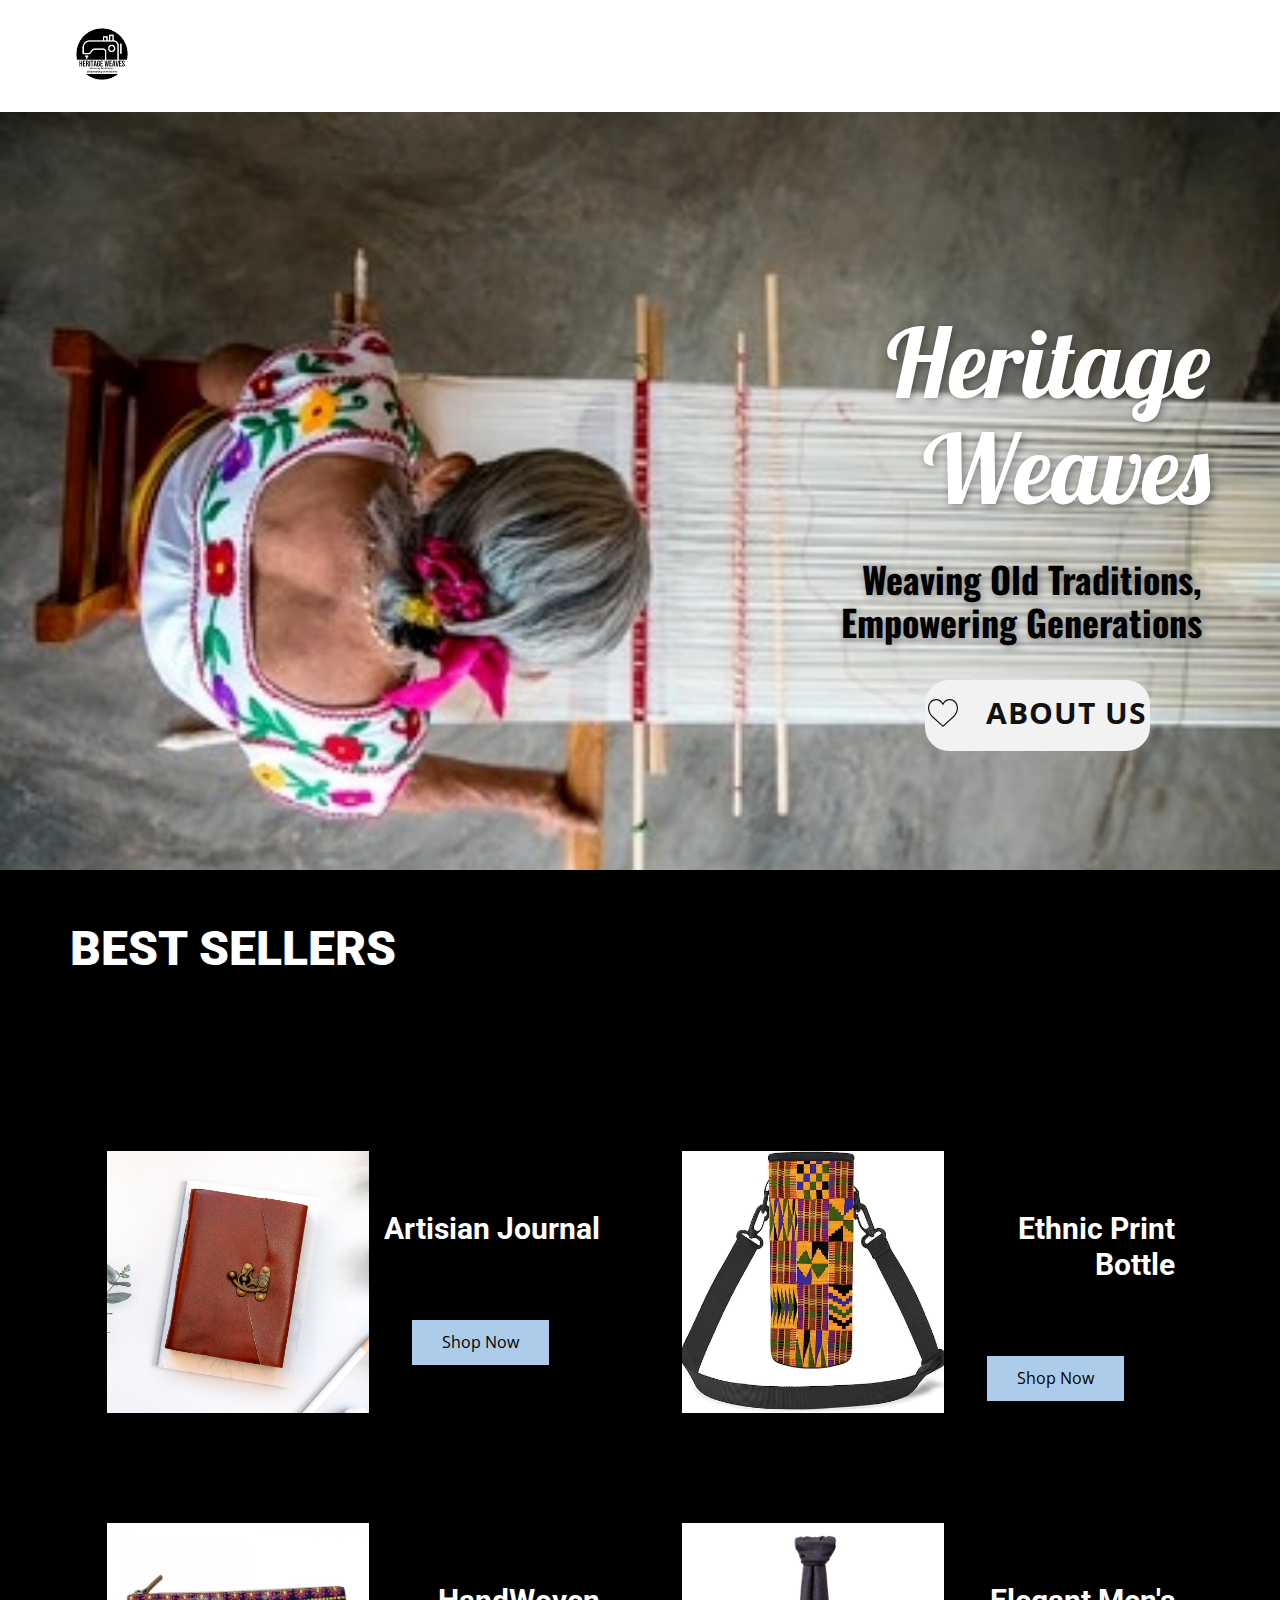
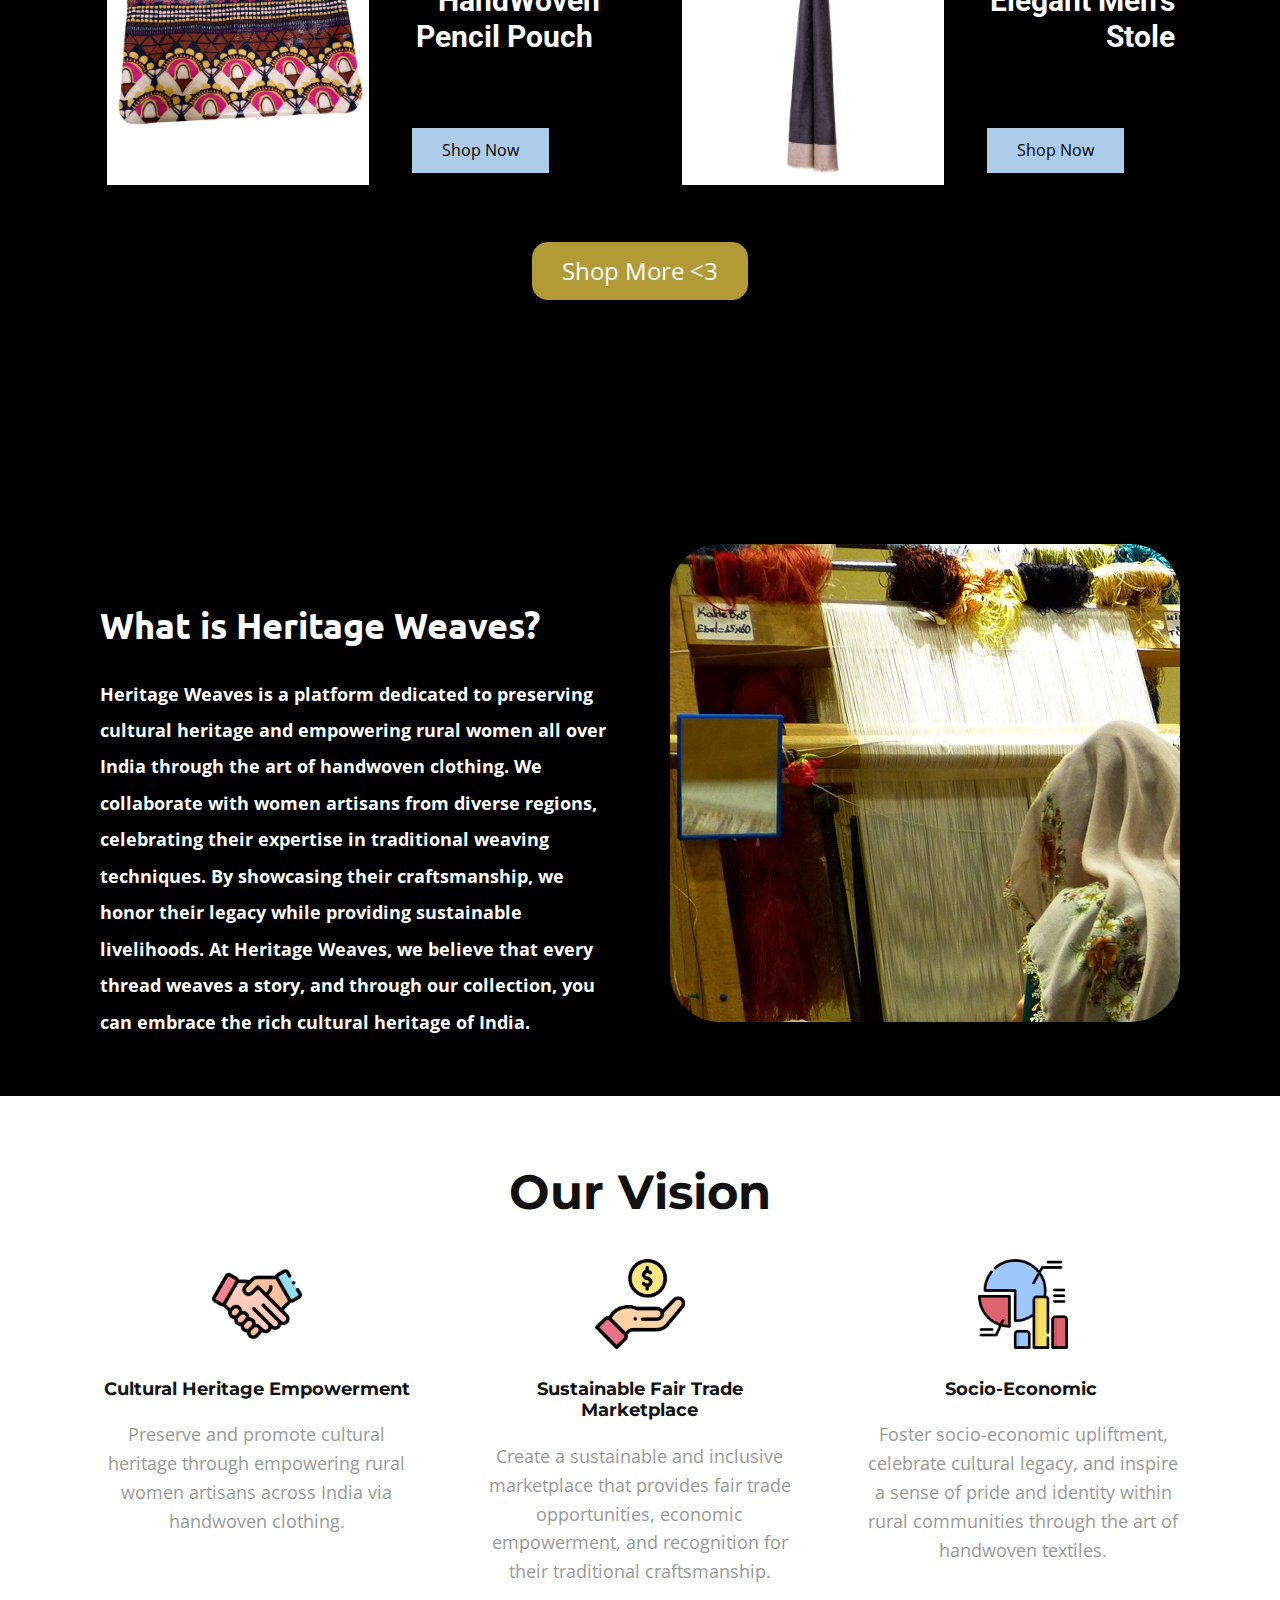
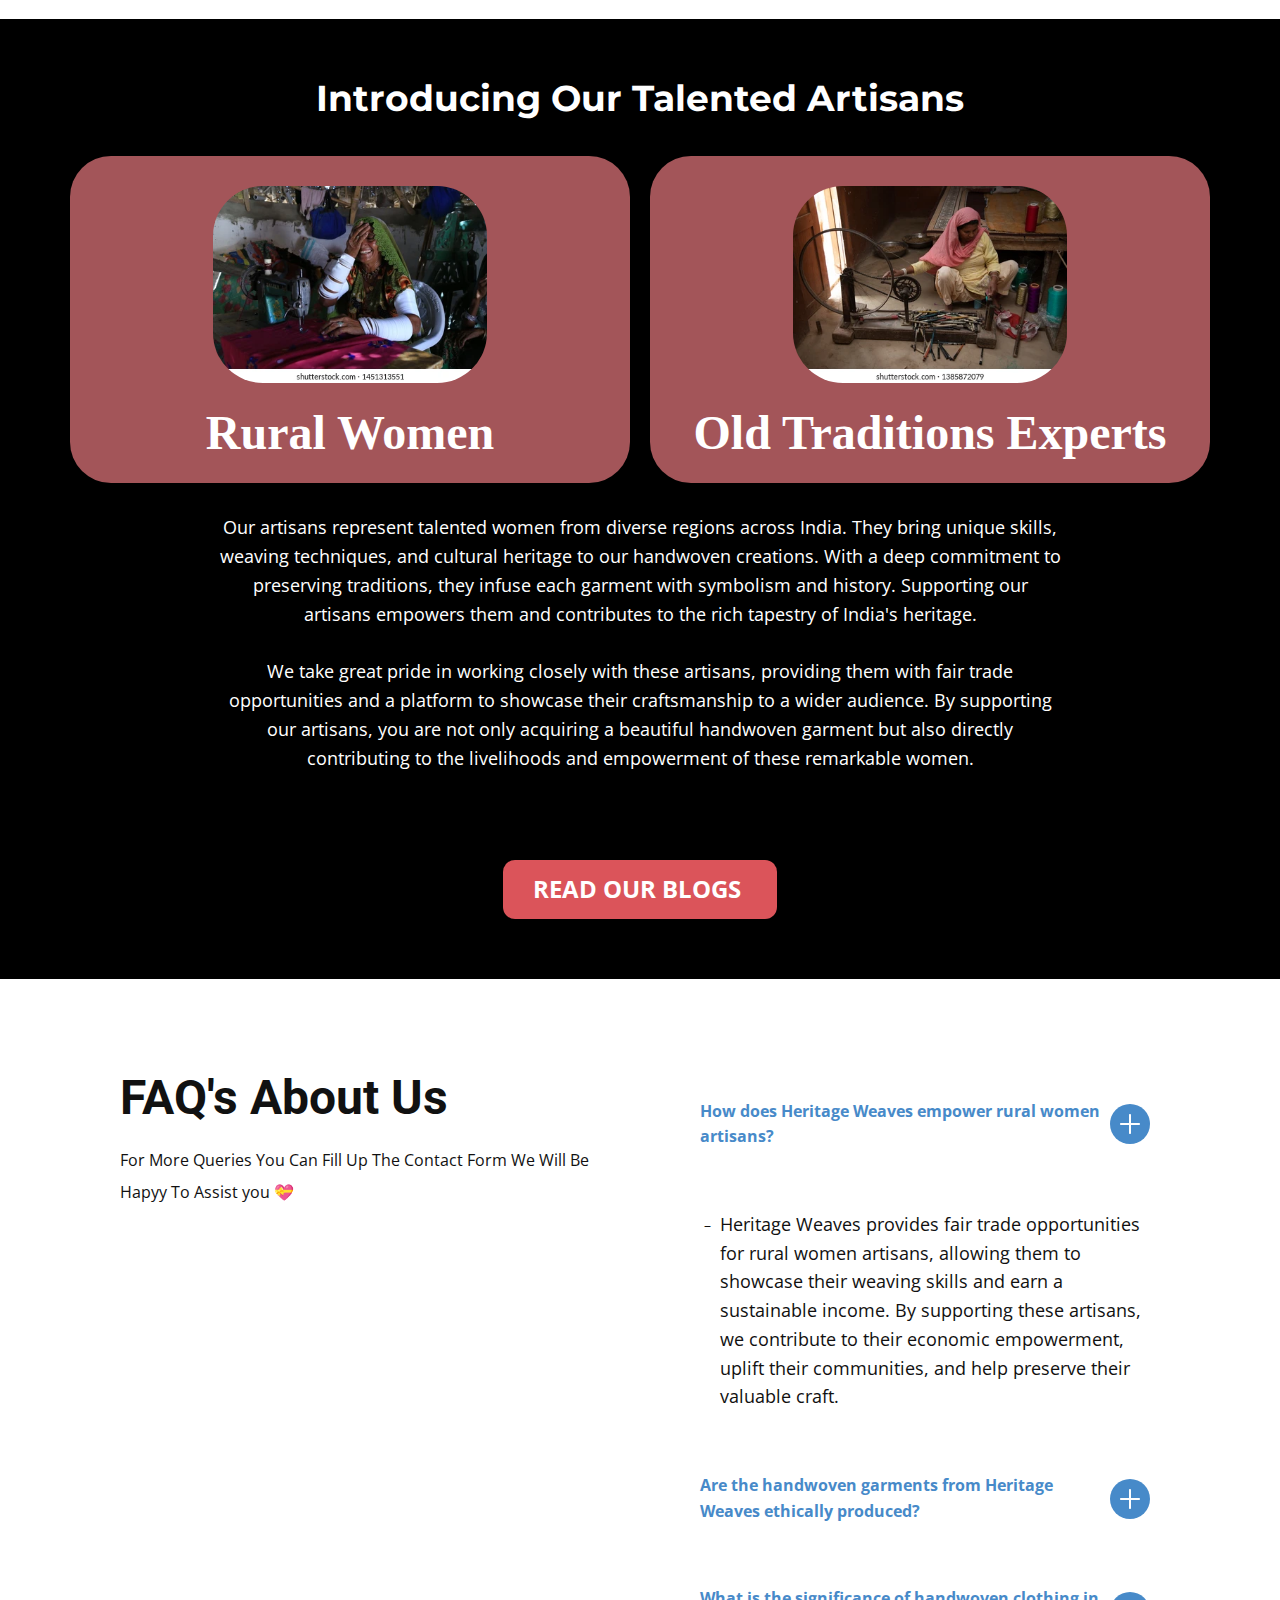
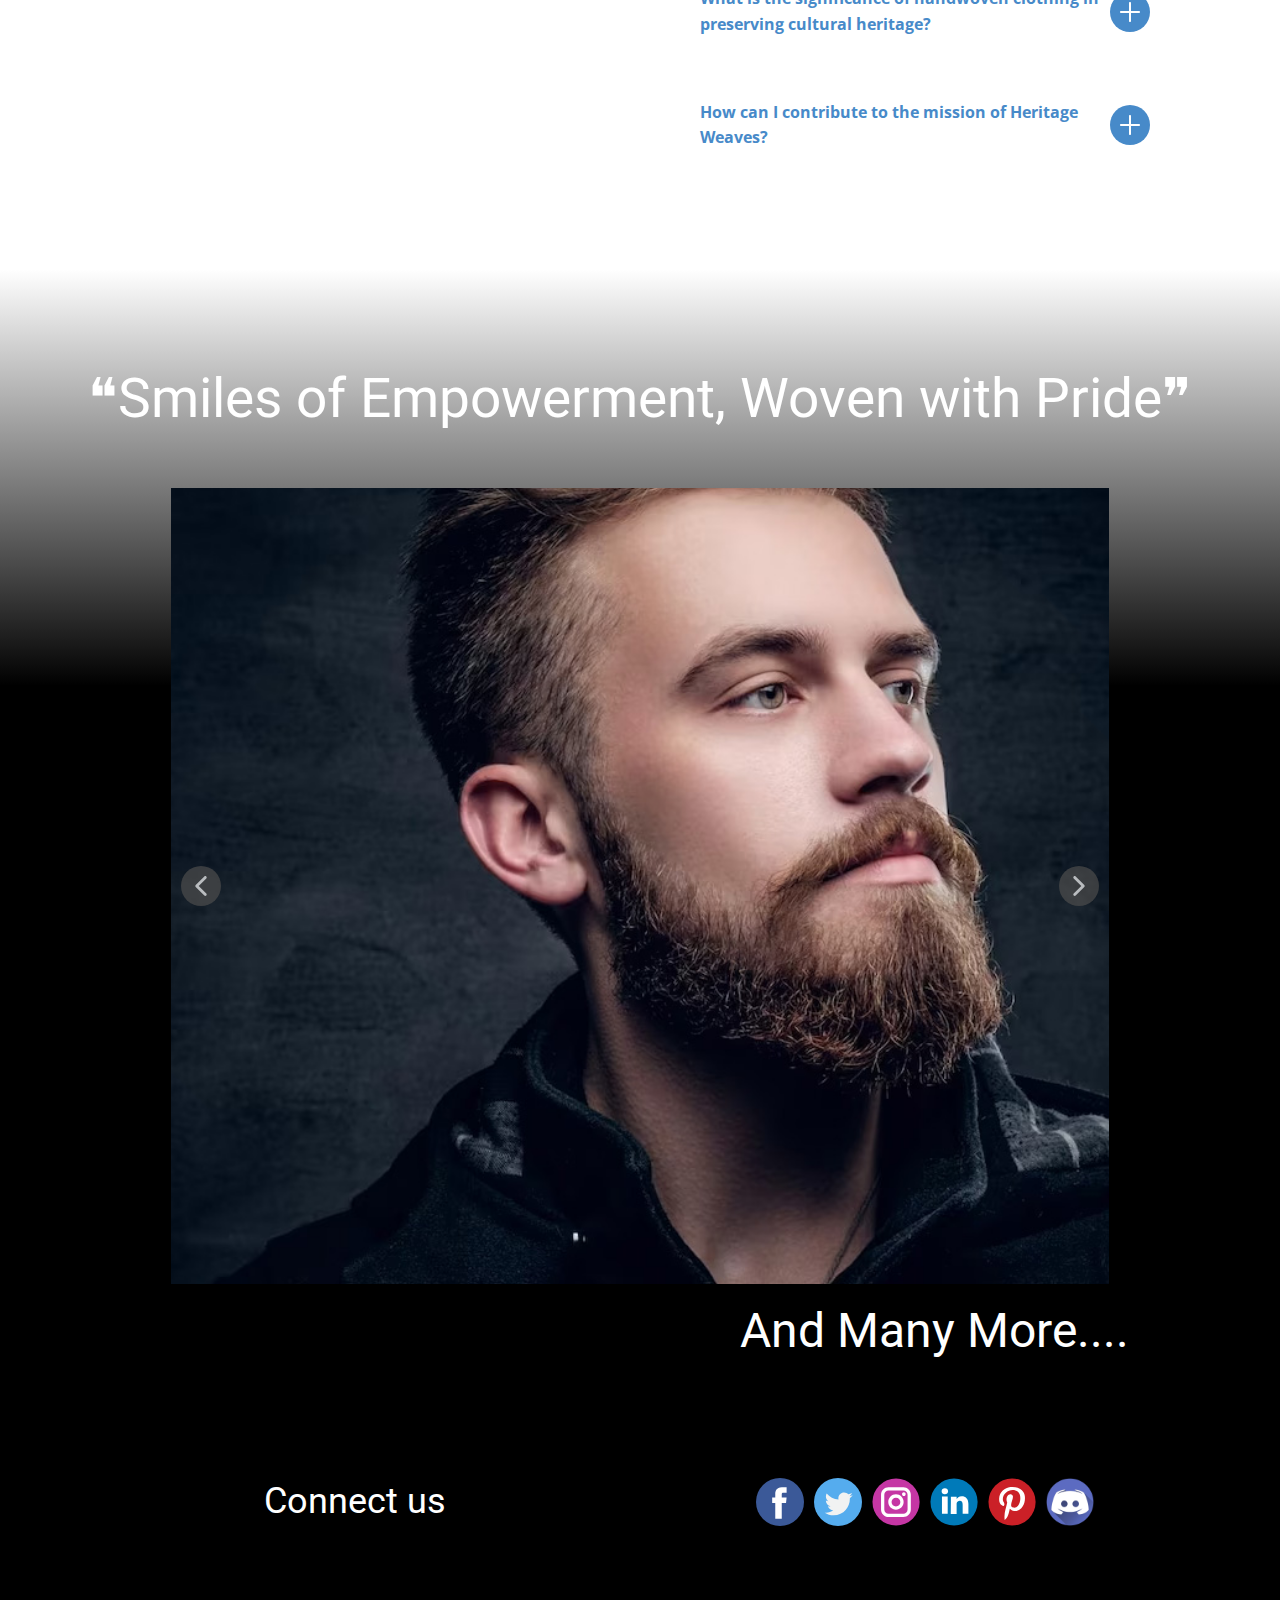
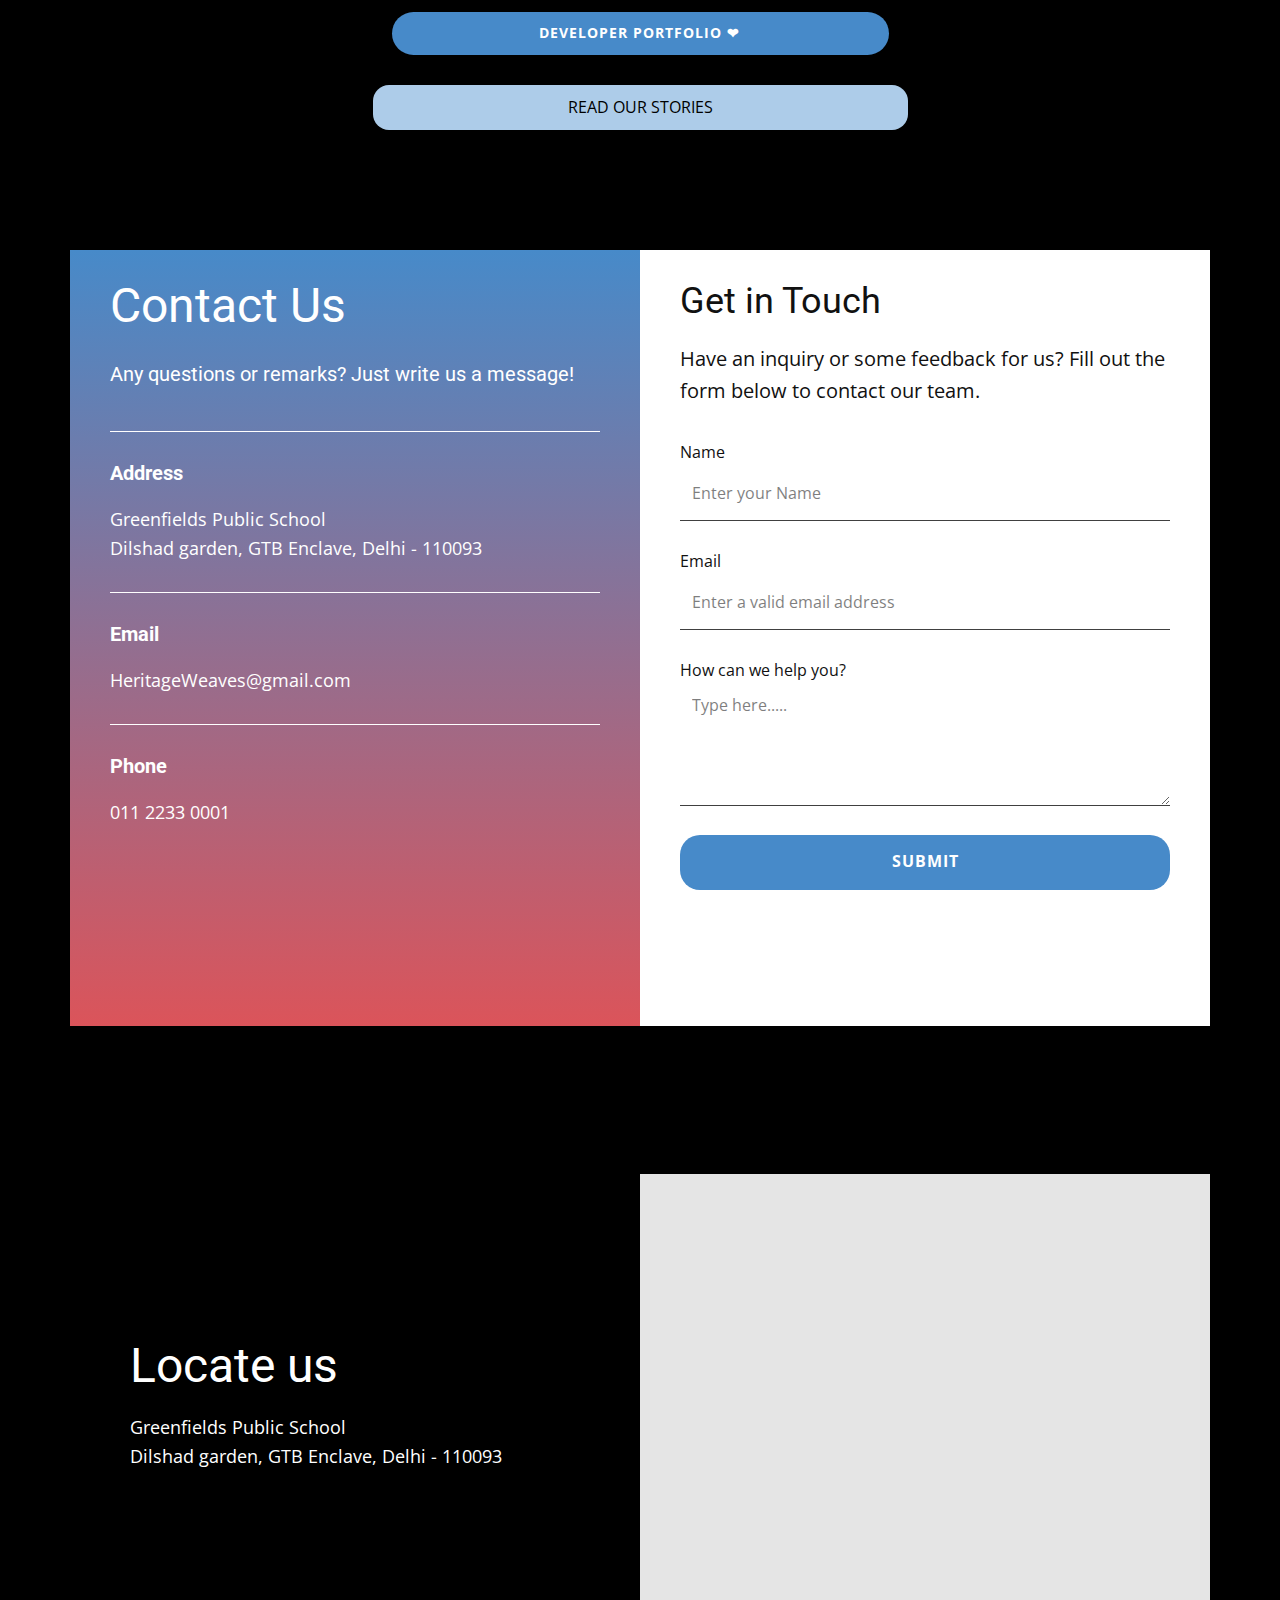
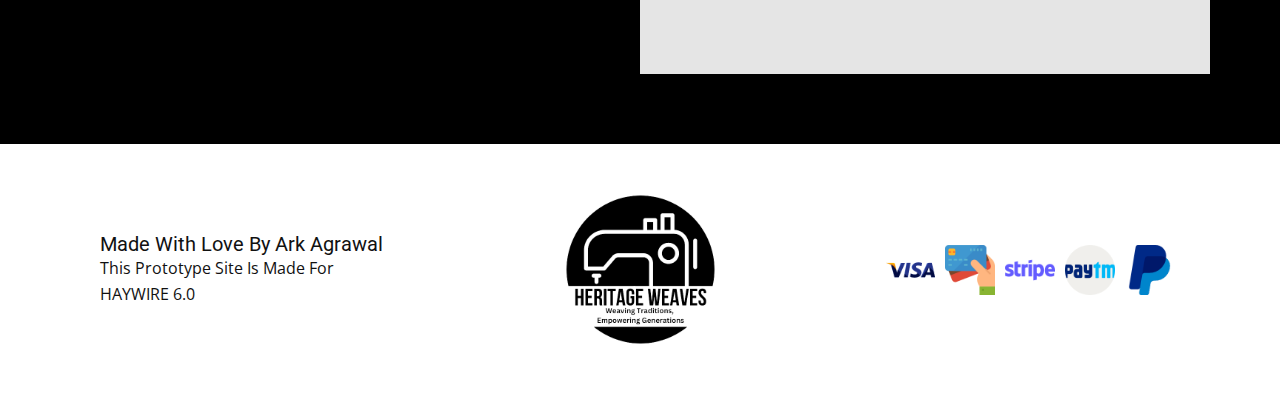
<file: Heritage-Weaves.html>
<!DOCTYPE html>
<html style="font-size: 16px;" lang="en"><head>
    <meta name="viewport" content="width=device-width, initial-scale=1.0">
    <meta charset="utf-8">
    <meta name="keywords" content="Handwoven textiles
Cultural craftsmanship
Exquisite garments
Talented artisans
Beauty and heritage
Sustainable fashion
Empowering fashion
Fashion heritage
Handwoven fashion
Fashion traditions
Ethical fashion
Artisan craftsmanship
Cultural heritage
Fashion collection
Celebrating traditions">
    <meta name="description" content="Welcome to Heritage Weaves, your gateway to the world of handwoven textiles and cultural craftsmanship. Explore our diverse collection of exquisite garments and accessories, meticulously crafted by talented artisans. Immerse yourself in the beauty and heritage of handwoven fashion, celebrating the traditions that breathe life into each creation. Discover sustainable and empowering fashion at Heritage Weaves. #HandwovenTextiles #CulturalCraftsmanship #FashionHeritage #SustainableFashion">
    <title>Heritage Weaves</title>
    <link rel="stylesheet" href="main.css" media="screen">
<link rel="stylesheet" href="Heritage-Weaves.css" media="screen">
    <script class="u-script" type="text/javascript" src="jquery.js" defer=""></script>
    <script class="u-script" type="text/javascript" src="main.js" defer=""></script>
    <meta name="generator" content="Ark agrawal">
    <meta name="referrer" content="origin">
    <meta name="title" content="heritage-Weaves">
    <meta http-equiv="Content-Type" content="text/html; charset=utf-8">
    <meta name="language" content="English">
    <meta name="revisit-after" content="1 days">
    <meta name="author" content="Ark agrawal">
    <meta property="og:title" content="Heritage Weaves">
    <meta property="og:description" content="Welcome to Heritage Weaves, your gateway to the world of handwoven textiles and cultural craftsmanship. Explore our diverse collection of exquisite garments and accessories, meticulously crafted by talented artisans. Immerse yourself in the beauty and heritage of handwoven fashion, celebrating the traditions that breathe life into each creation. Discover sustainable and empowering fashion at Heritage Weaves. #HandwovenTextiles #CulturalCraftsmanship #FashionHeritage #SustainableFashion">
    <meta property="og:image" content="/images/Heritage_Weaves-removebg-preview.png">
    <link id="u-theme-google-font" rel="stylesheet" href="https://fonts.googleapis.com/css?family=Roboto:100,100i,300,300i,400,400i,500,500i,700,700i,900,900i|Open+Sans:300,300i,400,400i,500,500i,600,600i,700,700i,800,800i">
    <link id="u-page-google-font" rel="stylesheet" href="https://fonts.googleapis.com/css?family=Lobster:400|Oswald:200,300,400,500,600,700|Ubuntu:300,300i,400,400i,500,500i,700,700i|Montserrat:100,100i,200,200i,300,300i,400,400i,500,500i,600,600i,700,700i,800,800i,900,900i">
    
    
    
    
    
    
    
    
    
    
    
    <script type="application/ld+json">{
		"@context": "http://schema.org",
		"@type": "Organization",
		"name": "Site1",
		"logo": "/images/Heritage_Weaves-removebg-preview.png?rand=7a2a",
		"sameAs": []
}</script>
    <meta name="theme-color" content="#478ac9">
    <meta property="og:type" content="website">
  <meta data-intl-tel-input-cdn-path="intlTelInput/"></head>
  <body class="u-body u-xl-mode" data-lang="en"><header class="u-clearfix u-header u-header" id="sec-2906"><div class="u-clearfix u-sheet u-valign-middle u-sheet-1">
        <a href="" class="u-image u-logo u-image-1" data-image-width="500" data-image-height="500">
          <img src="/images/Heritage_Weaves-removebg-preview.png?rand=7a2a" class="u-logo-image u-logo-image-1">
        </a>
        <nav class="u-menu u-menu-one-level u-offcanvas u-menu-1">
          <div class="menu-collapse" style="font-size: 1rem; letter-spacing: 0px;">
            <a class="u-button-style u-custom-left-right-menu-spacing u-custom-padding-bottom u-custom-top-bottom-menu-spacing u-nav-link u-text-active-palette-1-base u-text-hover-palette-2-base" href="#">
              <svg class="u-svg-link" viewBox="0 0 24 24"><use xmlns:xlink="http://www.w3.org/1999/xlink" xlink:href="#menu-hamburger"></use></svg>
              <svg class="u-svg-content" version="1.1" id="menu-hamburger" viewBox="0 0 16 16" x="0px" y="0px" xmlns:xlink="http://www.w3.org/1999/xlink" xmlns="http://www.w3.org/2000/svg"><g><rect y="1" width="16" height="2"></rect><rect y="7" width="16" height="2"></rect><rect y="13" width="16" height="2"></rect>
</g></svg>
            </a>
          </div>
          <div class="u-custom-menu u-nav-container">
            <ul class="u-nav u-unstyled u-nav-1"><li class="u-nav-item"><a class="u-button-style u-nav-link u-text-active-palette-1-base u-text-hover-palette-2-base" href="/Heritage-Weaves.html" style="padding: 10px 20px;">Home</a>
</li><li class="u-nav-item"><a class="u-button-style u-nav-link u-text-active-palette-1-base u-text-hover-palette-2-base" href="/Heritage-Weaves.html#about" style="padding: 10px 20px;">About us</a>
</li><li class="u-nav-item"><a class="u-button-style u-nav-link u-text-active-palette-1-base u-text-hover-palette-2-base" href="/Heritage-Weaves.html#carousel_3030" style="padding: 10px 20px;">Contact Us</a>
</li><li class="u-nav-item"><a class="u-button-style u-nav-link u-text-active-palette-1-base u-text-hover-palette-2-base" href="/blog/blog.html" style="padding: 10px 20px;">Blogs</a>
</li><li class="u-nav-item"><a class="u-button-style u-nav-link u-text-active-palette-1-base u-text-hover-palette-2-base" href="/products.html" style="padding: 10px 20px;">Products</a>
</li></ul>
          </div>
          <div class="u-custom-menu u-nav-container-collapse">
            <div class="u-black u-container-style u-inner-container-layout u-opacity u-opacity-95 u-sidenav">
              <div class="u-inner-container-layout u-sidenav-overflow">
                <div class="u-menu-close"></div>
                <ul class="u-align-center u-nav u-popupmenu-items u-unstyled u-nav-2"><li class="u-nav-item"><a class="u-button-style u-nav-link" href="/Heritage-Weaves.html">Home</a>
</li><li class="u-nav-item"><a class="u-button-style u-nav-link" href="/Heritage-Weaves.html#about">About us</a>
</li><li class="u-nav-item"><a class="u-button-style u-nav-link" href="/Heritage-Weaves.html#carousel_3030">Contact Us</a>
</li><li class="u-nav-item"><a class="u-button-style u-nav-link" href="/blog/blog.html">Blogs</a>
</li><li class="u-nav-item"><a class="u-button-style u-nav-link" href="/products.html">Products</a>
</li></ul>
              </div>
            </div>
            <div class="u-black u-menu-overlay u-opacity u-opacity-70"></div>
          </div>
        </nav>
      </div></header>
    <section class="u-align-center u-clearfix u-container-align-center u-image u-section-1" id="sec-712d" data-image-width="390" data-image-height="250">
      <div class="u-clearfix u-sheet u-sheet-1">
        <div class="u-clearfix u-expanded-width u-gutter-0 u-layout-wrap u-layout-wrap-1">
          <div class="u-layout" style="">
            <div class="u-layout-row" style="">
              <div class="u-align-left u-container-style u-layout-cell u-right-cell u-shape-rectangle u-size-60 u-size-xs-60 u-layout-cell-1">
                <div class="u-container-layout u-container-layout-1">
                  <h1 class="u-align-right u-custom-font u-font-lobster u-text u-text-white u-title u-text-1" data-animation-name="customAnimationIn" data-animation-duration="1000">Heritage Weaves<span style="font-weight: 700;"></span>
                  </h1>
                  <h3 class="u-align-right u-custom-font u-font-oswald u-text u-text-black u-text-2" data-animation-name="customAnimationIn" data-animation-duration="1000"> Weaving Old Traditions,<br>Empowering Generations 
                  </h3>
                  <a href="#" class="u-align-right u-btn u-btn-round u-button-style u-grey-5 u-hidden-xs u-hover-black u-hover-feature u-radius-24 u-text-active-white u-btn-1" data-animation-name="" data-animation-duration="0" data-animation-delay="0" data-animation-direction=""><span class="u-icon u-icon-1"><svg class="u-svg-content" viewBox="0 0 51.997 51.997" x="0px" y="0px" style="width: 1em; height: 1em;"><g><path d="M51.911,16.242C51.152,7.888,45.239,1.827,37.839,1.827c-4.93,0-9.444,2.653-11.984,6.905
		c-2.517-4.307-6.846-6.906-11.697-6.906c-7.399,0-13.313,6.061-14.071,14.415c-0.06,0.369-0.306,2.311,0.442,5.478
		c1.078,4.568,3.568,8.723,7.199,12.013l18.115,16.439l18.426-16.438c3.631-3.291,6.121-7.445,7.199-12.014
		C52.216,18.553,51.97,16.611,51.911,16.242z M49.521,21.261c-0.984,4.172-3.265,7.973-6.59,10.985L25.855,47.481L9.072,32.25
		c-3.331-3.018-5.611-6.818-6.596-10.99c-0.708-2.997-0.417-4.69-0.416-4.701l0.015-0.101C2.725,9.139,7.806,3.826,14.158,3.826
		c4.687,0,8.813,2.88,10.771,7.515l0.921,2.183l0.921-2.183c1.927-4.564,6.271-7.514,11.069-7.514
		c6.351,0,11.433,5.313,12.096,12.727C49.938,16.57,50.229,18.264,49.521,21.261z"></path>
</g></svg></span>&nbsp; <span class="u-icon"></span>&nbsp;About us
                  </a>
                </div>
              </div>
            </div>
          </div>
        </div>
      </div>
      
    </section>
    <section class="u-align-right u-black u-clearfix u-section-2" id="bestsellers">
      <div class="u-clearfix u-sheet u-sheet-1">
        <h2 class="u-align-left u-text u-text-1">Best Sellers&nbsp;</h2>
        <a href="" class="u-border-2 u-border-black u-link u-no-underline u-text-black u-text-hover-palette-2-light-2 u-link-1">shop new arrivals˃</a>
        <div class="u-expanded-width u-list u-list-1">
          <div class="u-repeater u-repeater-1">
            <div class="u-align-left u-container-style u-list-item u-repeater-item">
              <div class="u-container-layout u-similar-container u-container-layout-1">
                <img src="/images/B.Latch_JLP-88__8.jpg" alt="" class="u-image u-image-default u-image-1" data-image-width="1000" data-image-height="1000">
                <h5 class="u-align-right u-text u-text-2">Artisian Journal</h5>
                <a href="/products.html#carousel_50e3" class="u-btn u-button-style u-btn-1">Shop Now</a>
              </div>
            </div>
            <div class="u-align-left u-container-style u-list-item u-repeater-item">
              <div class="u-container-layout u-similar-container u-container-layout-2">
                <img src="/images/1000_QL80_.jpg" alt="" class="u-image u-image-default u-image-2" data-image-width="1000" data-image-height="978">
                <h5 class="u-align-right u-text u-text-default u-text-3">Ethnic Print Bottle</h5>
                <a href="/products.html#carousel_50e3" class="u-btn u-button-style u-btn-2">Shop Now</a>
              </div>
            </div>
            <div class="u-align-left u-container-style u-list-item u-repeater-item">
              <div class="u-container-layout u-similar-container u-container-layout-3">
                <img src="/images/multicolour-vegan-leather-fossil-clutch-bag-32926464-12_2.jpg" alt="" class="u-image u-image-default u-image-3" data-image-width="1210" data-image-height="1210">
                <h5 class="u-align-right u-text u-text-4">HandWoven Pencil Pouch&nbsp;</h5>
                <a href="/products.html#carousel_50e3" class="u-btn u-button-style u-btn-3">Shop Now</a>
              </div>
            </div>
            <div class="u-align-left u-container-style u-list-item u-repeater-item">
              <div class="u-container-layout u-similar-container u-container-layout-4">
                <img src="/images/8852676983505.jpg" alt="" class="u-image u-image-default u-image-4" data-image-width="1200" data-image-height="1200">
                <h5 class="u-align-right u-text u-text-default u-text-5">Elegant Men's Stole</h5>
                <a href="/products.html#carousel_3ee3" class="u-btn u-button-style u-btn-4">Shop Now</a>
              </div>
            </div>
          </div>
        </div>
        <a href="/products.html" class="u-border-none u-btn u-btn-round u-button-style u-palette-3-dark-1 u-radius-16 u-btn-5">Shop More &lt;3</a>
      </div>
    </section>
    <section class="u-align-center u-black u-clearfix u-section-3" id="about">
      <div class="u-clearfix u-sheet u-sheet-1">
        <div class="u-clearfix u-expanded-width u-gutter-0 u-layout-wrap u-layout-wrap-1">
          <div class="u-layout" style="">
            <div class="u-layout-row" style="">
              <div class="u-align-left u-black u-container-align-left u-container-style u-layout-cell u-right-cell u-size-30 u-size-xs-60 u-layout-cell-1">
                <div class="u-container-layout u-container-layout-1">
                  <h1 class="u-align-left u-custom-font u-font-ubuntu u-text u-text-1">What is Heritage Weaves?</h1>
                  <p class="u-align-left u-text u-text-2"> Heritage Weaves is a platform dedicated to preserving cultural heritage and empowering rural women all over India through the art of handwoven clothing. We collaborate with women artisans from diverse regions, celebrating their expertise in traditional weaving techniques. By showcasing their craftsmanship, we honor their legacy while providing sustainable livelihoods. At Heritage Weaves, we believe that every thread weaves a story, and through our collection, you can embrace the rich cultural heritage of India.</p>
                </div>
              </div>
              <div class="u-align-center u-black u-container-align-center-lg u-container-align-center-xl u-container-style u-layout-cell u-left-cell u-size-30 u-size-xs-60 u-layout-cell-2" src="">
                <div class="u-container-layout u-valign-middle u-container-layout-2" src="">
                  <div class="u-container-style u-expanded-width u-group u-image u-image-tiles u-radius-50 u-shape-round u-image-1" data-image-width="1280" data-image-height="960">
                    <div class="u-container-layout u-valign-middle u-container-layout-3"></div>
                  </div>
                </div>
              </div>
            </div>
          </div>
        </div>
      </div>
    </section>
    <section class="u-clearfix u-section-4" id="carousel_a00d">
      <div class="u-clearfix u-sheet u-sheet-1">
        <h2 class="u-align-center u-custom-font u-font-montserrat u-text u-text-1">Our Vision<span style="font-weight: 700;"></span>
        </h2>
        <div class="u-expanded-width u-list u-list-1">
          <div class="u-repeater u-repeater-1">
            <div class="u-container-align-center u-container-style u-list-item u-repeater-item">
              <div class="u-container-layout u-similar-container u-valign-top u-container-layout-1"><span class="u-align-center u-file-icon u-icon u-icon-1"><img src="/images/deal.png" alt=""></span>
                <h6 class="u-align-center u-custom-font u-font-montserrat u-text u-text-default u-text-2"> Cultural Heritage Empowerment</h6>
                <p class="u-align-center u-text u-text-default u-text-grey-40 u-text-3"> Preserve and promote cultural heritage through empowering rural women artisans across India via handwoven clothing.</p>
              </div>
            </div>
            <div class="u-container-align-center u-container-style u-list-item u-repeater-item">
              <div class="u-container-layout u-similar-container u-valign-top u-container-layout-2"><span class="u-align-center u-file-icon u-icon u-icon-2"><img src="/images/hand.png" alt=""></span>
                <h6 class="u-align-center u-custom-font u-font-montserrat u-text u-text-default u-text-4"> Sustainable Fair Trade Marketplace</h6>
                <p class="u-align-center u-text u-text-default u-text-grey-40 u-text-5"> Create a sustainable and inclusive marketplace that provides fair trade opportunities, economic empowerment, and recognition for their traditional craftsmanship.</p>
              </div>
            </div>
            <div class="u-container-align-center u-container-style u-list-item u-repeater-item">
              <div class="u-container-layout u-similar-container u-valign-top u-container-layout-3"><span class="u-align-center u-file-icon u-icon u-icon-3"><img src="/images/pie-chart.png" alt=""></span>
                <h6 class="u-align-center u-custom-font u-font-montserrat u-text u-text-default u-text-6"> Socio-Economic&nbsp;<br>
                </h6>
                <p class="u-align-center u-text u-text-default u-text-grey-40 u-text-7"> Foster socio-economic upliftment, celebrate cultural legacy, and inspire a sense of pride and identity within rural communities through the art of handwoven textiles.</p>
              </div>
            </div>
          </div>
        </div>
      </div>
    </section>
    <section class="u-align-center u-black u-clearfix u-section-5" id="carousel_f875">
      <div class="u-clearfix u-sheet u-valign-middle u-sheet-1">
        <h2 class="u-align-center u-custom-font u-font-montserrat u-text u-text-1"> Introducing Our Talented Artisans</h2>
        <div class="u-expanded-width u-list u-list-1">
          <div class="u-repeater u-repeater-1">
            <div class="u-align-center u-container-style u-list-item u-palette-2-dark-1 u-radius-41 u-repeater-item u-shape-round u-list-item-1">
              <div class="u-container-layout u-similar-container u-container-layout-1">
                <img class="u-image u-image-round u-preserve-proportions u-radius-50 u-image-1" src="/images/-260nw-1451313551.jpg" alt="" data-image-width="250" data-image-height="179">
                <h2 class="u-custom-font u-font-georgia u-text u-text-default u-text-2">Rural Women</h2>
              </div>
            </div>
            <div class="u-align-center u-container-style u-list-item u-palette-2-dark-1 u-radius-41 u-repeater-item u-shape-round u-list-item-2">
              <div class="u-container-layout u-similar-container u-container-layout-2">
                <img class="u-image u-image-round u-preserve-proportions u-radius-50 u-image-2" src="/images/-260nw-1385872079.jpg" alt="" data-image-width="250" data-image-height="180">
                <h2 class="u-custom-font u-font-georgia u-text u-text-default u-text-3" data-animation-name="customAnimationIn" data-animation-duration="1000">Old Traditions Experts</h2>
              </div>
            </div>
          </div>
        </div>
        <p class="u-align-center u-text u-text-4"> Our artisans represent talented women from diverse regions across India. They bring unique skills, weaving techniques, and cultural heritage to our handwoven creations. With a deep commitment to preserving traditions, they infuse each garment with symbolism and history. Supporting our artisans empowers them and contributes to the rich tapestry of India's heritage.<br>
          <br>We take great pride in working closely with these artisans, providing them with fair trade opportunities and a platform to showcase their craftsmanship to a wider audience. By supporting our artisans, you are not only acquiring a beautiful handwoven garment but also directly contributing to the livelihoods and empowerment of these remarkable women.<br>
          <br>
          <br>
        </p>
        <a href="/blog/blog.html" class="u-border-none u-btn u-btn-round u-button-style u-palette-2-base u-radius-12 u-btn-1">READ OUR BLOGS&nbsp;</a>
      </div>
    </section>
    <section class="u-align-center u-clearfix u-section-6" id="carousel_9730">
      <div class="u-clearfix u-sheet u-sheet-1">
        <div class="u-clearfix u-expanded-width u-layout-wrap u-layout-wrap-1">
          <div class="u-layout">
            <div class="u-layout-row">
              <div class="u-align-left u-container-style u-layout-cell u-size-30 u-layout-cell-1">
                <div class="u-container-layout u-container-layout-1">
                  <h2 class="u-text u-text-1">FAQ's About Us</h2>
                  <p class="u-text u-text-2">For More Queries You Can Fill Up The Contact Form We Will Be Hapyy To Assist you 💝</p>
                </div>
              </div>
              <div class="u-container-style u-layout-cell u-size-30 u-white u-layout-cell-2">
                <div class="u-container-layout u-valign-top u-container-layout-2">
                  <div class="u-accordion u-expanded-width u-spacing-2 u-accordion-1">
                    <div class="u-accordion-item u-accordion-item-1">
                      <a class="active u-accordion-link u-button-style u-accordion-link-1" id="link-accordion-7c0e" aria-controls="accordion-7c0e" aria-selected="true">
                        <span class="u-accordion-link-text"> How does Heritage Weaves empower rural women artisans?</span><span class="u-accordion-link-icon u-icon u-icon-circle u-palette-1-base u-text-white u-icon-1"><svg class="u-svg-link" preserveAspectRatio="xMidYMin slice" viewBox="0 0 426.66667 426.66667" style=""><use xmlns:xlink="http://www.w3.org/1999/xlink" xlink:href="#svg-347e"></use></svg><svg class="u-svg-content" viewBox="0 0 426.66667 426.66667" id="svg-347e"><path d="m405.332031 192h-170.664062v-170.667969c0-11.773437-9.558594-21.332031-21.335938-21.332031-11.773437 0-21.332031 9.558594-21.332031 21.332031v170.667969h-170.667969c-11.773437 0-21.332031 9.558594-21.332031 21.332031 0 11.777344 9.558594 21.335938 21.332031 21.335938h170.667969v170.664062c0 11.777344 9.558594 21.335938 21.332031 21.335938 11.777344 0 21.335938-9.558594 21.335938-21.335938v-170.664062h170.664062c11.777344 0 21.335938-9.558594 21.335938-21.335938 0-11.773437-9.558594-21.332031-21.335938-21.332031zm0 0"></path></svg></span>
                      </a>
                      <div class="u-accordion-active u-accordion-pane u-align-left u-container-style u-white u-accordion-pane-1" id="accordion-7c0e" aria-labelledby="link-accordion-7c0e">
                        <div class="u-container-layout u-container-layout-3">
                          <ul class="u-custom-list u-text u-text-3">
                            <li>
                              <div class="u-list-icon">
                                <div xmlns="http://www.w3.org/2000/svg" xmlns:xlink="http://www.w3.org/1999/xlink" version="1.1" xml:space="preserve" class="u-svg-content">–</div>
                              </div>Heritage Weaves provides fair trade opportunities for rural women artisans, allowing them to showcase their weaving skills and earn a sustainable income. By supporting these artisans, we contribute to their economic empowerment, uplift their communities, and help preserve their valuable craft.<br>
                            </li>
                          </ul>
                        </div>
                      </div>
                    </div>
                    <div class="u-accordion-item u-accordion-item-2">
                      <a class="u-accordion-link u-button-style u-accordion-link-2" id="link-accordion-05cb" aria-controls="accordion-05cb" aria-selected="false">
                        <span class="u-accordion-link-text"> Are the handwoven garments from Heritage Weaves ethically produced?</span><span class="u-accordion-link-icon u-icon u-icon-circle u-palette-1-base u-text-white u-icon-2"><svg class="u-svg-link" preserveAspectRatio="xMidYMin slice" viewBox="0 0 426.66667 426.66667" style=""><use xmlns:xlink="http://www.w3.org/1999/xlink" xlink:href="#svg-ae03"></use></svg><svg class="u-svg-content" viewBox="0 0 426.66667 426.66667" id="svg-ae03"><path d="m405.332031 192h-170.664062v-170.667969c0-11.773437-9.558594-21.332031-21.335938-21.332031-11.773437 0-21.332031 9.558594-21.332031 21.332031v170.667969h-170.667969c-11.773437 0-21.332031 9.558594-21.332031 21.332031 0 11.777344 9.558594 21.335938 21.332031 21.335938h170.667969v170.664062c0 11.777344 9.558594 21.335938 21.332031 21.335938 11.777344 0 21.335938-9.558594 21.335938-21.335938v-170.664062h170.664062c11.777344 0 21.335938-9.558594 21.335938-21.335938 0-11.773437-9.558594-21.332031-21.335938-21.332031zm0 0"></path></svg></span>
                      </a>
                      <div class="u-accordion-pane u-container-style u-white u-accordion-pane-2" id="accordion-05cb" aria-labelledby="link-accordion-05cb">
                        <div class="u-container-layout u-valign-top u-container-layout-4">
                          <ul class="u-custom-list u-text u-text-4">
                            <li>
                              <div class="u-list-icon">
                                <div xmlns="http://www.w3.org/2000/svg" xmlns:xlink="http://www.w3.org/1999/xlink" version="1.1" xml:space="preserve" class="u-svg-content">–</div>
                              </div>Yes, at Heritage Weaves, we prioritize ethical production practices. We collaborate directly with artisans, ensuring fair compensation for their work and fostering a supportive and empowering environment. We strive to create a transparent and sustainable supply chain for our handwoven garments.<br>
                            </li>
                          </ul>
                        </div>
                      </div>
                    </div>
                    <div class="u-accordion-item u-accordion-item-3">
                      <a class="u-accordion-link u-button-style u-accordion-link-3" id="link-accordion-a6bb" aria-controls="accordion-a6bb" aria-selected="false">
                        <span class="u-accordion-link-text"> What is the significance of handwoven clothing in preserving cultural heritage?</span><span class="u-accordion-link-icon u-icon u-icon-circle u-palette-1-base u-text-white u-icon-3"><svg class="u-svg-link" preserveAspectRatio="xMidYMin slice" viewBox="0 0 426.66667 426.66667" style=""><use xmlns:xlink="http://www.w3.org/1999/xlink" xlink:href="#svg-a4a8"></use></svg><svg class="u-svg-content" viewBox="0 0 426.66667 426.66667" id="svg-a4a8"><path d="m405.332031 192h-170.664062v-170.667969c0-11.773437-9.558594-21.332031-21.335938-21.332031-11.773437 0-21.332031 9.558594-21.332031 21.332031v170.667969h-170.667969c-11.773437 0-21.332031 9.558594-21.332031 21.332031 0 11.777344 9.558594 21.335938 21.332031 21.335938h170.667969v170.664062c0 11.777344 9.558594 21.335938 21.332031 21.335938 11.777344 0 21.335938-9.558594 21.335938-21.335938v-170.664062h170.664062c11.777344 0 21.335938-9.558594 21.335938-21.335938 0-11.773437-9.558594-21.332031-21.335938-21.332031zm0 0"></path></svg></span>
                      </a>
                      <div class="u-accordion-pane u-container-style u-white u-accordion-pane-3" id="accordion-a6bb" aria-labelledby="link-accordion-a6bb">
                        <div class="u-container-layout u-valign-top u-container-layout-5">
                          <ul class="u-custom-list u-text u-text-5">
                            <li>
                              <div class="u-list-icon">
                                <div xmlns="http://www.w3.org/2000/svg" xmlns:xlink="http://www.w3.org/1999/xlink" version="1.1" xml:space="preserve" class="u-svg-content">–</div>
                              </div>Handwoven clothing represents a tangible connection to cultural traditions, techniques, and symbols that have been passed down through generations. It embodies the artistry, history, and identity of different communities, contributing to the preservation of cultural heritage.<br>
                            </li>
                          </ul>
                        </div>
                      </div>
                    </div>
                    <div class="u-accordion-item u-accordion-item-4">
                      <a class="u-accordion-link u-button-style u-accordion-link-4" id="link-accordion-a6bb" aria-controls="accordion-a6bb" aria-selected="false">
                        <span class="u-accordion-link-text"> How can I contribute to the mission of Heritage Weaves?</span><span class="u-accordion-link-icon u-icon u-icon-circle u-palette-1-base u-text-white u-icon-4"><svg class="u-svg-link" preserveAspectRatio="xMidYMin slice" viewBox="0 0 426.66667 426.66667" style=""><use xmlns:xlink="http://www.w3.org/1999/xlink" xlink:href="#svg-f384"></use></svg><svg class="u-svg-content" viewBox="0 0 426.66667 426.66667" id="svg-f384"><path d="m405.332031 192h-170.664062v-170.667969c0-11.773437-9.558594-21.332031-21.335938-21.332031-11.773437 0-21.332031 9.558594-21.332031 21.332031v170.667969h-170.667969c-11.773437 0-21.332031 9.558594-21.332031 21.332031 0 11.777344 9.558594 21.335938 21.332031 21.335938h170.667969v170.664062c0 11.777344 9.558594 21.335938 21.332031 21.335938 11.777344 0 21.335938-9.558594 21.335938-21.335938v-170.664062h170.664062c11.777344 0 21.335938-9.558594 21.335938-21.335938 0-11.773437-9.558594-21.332031-21.335938-21.332031zm0 0"></path></svg></span>
                      </a>
                      <div class="u-accordion-pane u-container-style u-white u-accordion-pane-4" id="accordion-a6bb" aria-labelledby="link-accordion-a6bb">
                        <div class="u-container-layout u-valign-top u-container-layout-6">
                          <ul class="u-custom-list u-text u-text-6">
                            <li>
                              <div class="u-list-icon">
                                <div xmlns="http://www.w3.org/2000/svg" xmlns:xlink="http://www.w3.org/1999/xlink" version="1.1" xml:space="preserve" class="u-svg-content">–</div>
                              </div>By purchasing handwoven garments from Heritage Weaves, you directly support the artisans and their communities. You become a part of our mission to preserve cultural heritage and empower rural women. Additionally, you can help spread the word about Heritage Weaves, promoting awareness and appreciation for traditional craftsmanship.<br>
                            </li>
                          </ul>
                        </div>
                      </div>
                    </div>
                  </div>
                </div>
              </div>
            </div>
          </div>
        </div>
      </div>
    </section>
    <section class="u-align-center u-black u-clearfix u-section-7" id="gallery">
      <div class="u-expanded-width u-gradient u-shape u-shape-rectangle u-shape-1"></div>
      <div class="u-align-center u-container-style u-group u-shape-rectangle u-group-1">
        <div class="u-container-layout"></div>
      </div>
      <h2 class="u-align-center u-text u-text-body-alt-color u-text-1" data-animation-name="customAnimationIn" data-animation-duration="1750" data-animation-delay="250">❝Smiles of Empowerment, Woven with Pride❞</h2>
      <div class="u-gallery u-layout-horizontal u-lightbox u-show-text-none u-width-fixed u-gallery-1" id="carousel-7af1">
        <div class="u-gallery-inner u-gallery-inner-1" role="listbox"><div class="u-effect-hover-zoom u-gallery-item u-shape-rectangle u-gallery-item-1"><div class="u-back-slide" data-image-width="1679" data-image-height="789"><img class="u-back-image u-back-image-1" src="/images/et3.jpg" alt="Happy haces by Heritage Weaves">
</div><div class="u-over-slide u-shading u-over-slide-1"><h3 class="u-gallery-heading">Happy haces by Heritage Weaves</h3>
</div>
</div><div class="u-effect-hover-zoom u-gallery-item u-shape-rectangle u-gallery-item-2"><div class="u-back-slide" data-image-width="393" data-image-height="250"><img class="u-back-image u-back-image-2" src="/images/c99773b7-a3d0-7d06-846c-ed59729c8898.jpg">
</div><div class="u-over-slide u-shading u-over-slide-2"></div>
</div><div class="u-effect-hover-zoom u-gallery-item u-shape-rectangle u-gallery-item-3"><div class="u-back-slide" data-image-width="390" data-image-height="250"><img class="u-back-image u-back-image-3" src="/images/wewe.jpg" alt="Happy faces womens village heritage weaves paid">
</div><div class="u-over-slide u-shading u-over-slide-3"></div>
</div><div class="u-effect-hover-zoom u-gallery-item u-shape-rectangle u-gallery-item-4"><div class="u-back-slide" data-image-width="390" data-image-height="250"><img class="u-back-image u-back-image-4" src="/images/45634.jpg">
</div><div class="u-over-slide u-shading u-over-slide-4"></div>
</div><div class="u-effect-hover-zoom u-gallery-item u-shape-rectangle u-gallery-item-5"><div class="u-back-slide" data-image-width="390" data-image-height="250"><img class="u-back-image u-back-image-5" src="/images/ew4.jpg">
</div><div class="u-over-slide u-shading u-over-slide-5"></div>
</div><div class="u-effect-hover-zoom u-gallery-item u-shape-rectangle u-gallery-item-6"><div class="u-back-slide" data-image-width="319" data-image-height="250"><img class="u-back-image u-back-image-6" src="/images/cdff9b2f-7643-e5cf-afe2-68f6521ac182.jpg">
</div><div class="u-over-slide u-shading u-over-slide-6"></div>
</div><div class="u-effect-hover-zoom u-gallery-item u-shape-rectangle u-gallery-item-7"><div class="u-back-slide" data-image-width="360" data-image-height="250"><img class="u-back-image u-back-image-7" src="/images/3452.jpg">
</div><div class="u-over-slide u-shading u-over-slide-7"></div>
</div><div class="u-effect-hover-zoom u-gallery-item u-shape-rectangle u-gallery-item-8"><div class="u-back-slide" data-image-width="390" data-image-height="250"><img class="u-back-image u-back-image-8" src="/images/y554.jpg">
</div><div class="u-over-slide u-shading u-over-slide-8"></div>
</div><div class="u-effect-hover-zoom u-gallery-item u-shape-rectangle u-gallery-item-9"><div class="u-back-slide" data-image-width="463" data-image-height="250"><img class="u-back-image u-back-image-9" src="/images/452436.jpg">
</div><div class="u-over-slide u-shading u-over-slide-9"></div>
</div></div>
        <a class="u-absolute-vcenter u-gallery-nav u-gallery-nav-prev u-grey-70 u-icon-circle u-opacity u-opacity-70 u-spacing-10 u-text-white u-gallery-nav-1" href="#" role="button">
          <span aria-hidden="true">
            <svg viewBox="0 0 451.847 451.847"><path d="M97.141,225.92c0-8.095,3.091-16.192,9.259-22.366L300.689,9.27c12.359-12.359,32.397-12.359,44.751,0
c12.354,12.354,12.354,32.388,0,44.748L173.525,225.92l171.903,171.909c12.354,12.354,12.354,32.391,0,44.744
c-12.354,12.365-32.386,12.365-44.745,0l-194.29-194.281C100.226,242.115,97.141,234.018,97.141,225.92z"></path></svg>
          </span>
          <span class="sr-only">
            <svg viewBox="0 0 451.847 451.847"><path d="M97.141,225.92c0-8.095,3.091-16.192,9.259-22.366L300.689,9.27c12.359-12.359,32.397-12.359,44.751,0
c12.354,12.354,12.354,32.388,0,44.748L173.525,225.92l171.903,171.909c12.354,12.354,12.354,32.391,0,44.744
c-12.354,12.365-32.386,12.365-44.745,0l-194.29-194.281C100.226,242.115,97.141,234.018,97.141,225.92z"></path></svg>
          </span>
        </a>
        <a class="u-absolute-vcenter u-gallery-nav u-gallery-nav-next u-grey-70 u-icon-circle u-opacity u-opacity-70 u-spacing-10 u-text-white u-gallery-nav-2" href="#" role="button">
          <span aria-hidden="true">
            <svg viewBox="0 0 451.846 451.847"><path d="M345.441,248.292L151.154,442.573c-12.359,12.365-32.397,12.365-44.75,0c-12.354-12.354-12.354-32.391,0-44.744
L278.318,225.92L106.409,54.017c-12.354-12.359-12.354-32.394,0-44.748c12.354-12.359,32.391-12.359,44.75,0l194.287,194.284
c6.177,6.18,9.262,14.271,9.262,22.366C354.708,234.018,351.617,242.115,345.441,248.292z"></path></svg>
          </span>
          <span class="sr-only">
            <svg viewBox="0 0 451.846 451.847"><path d="M345.441,248.292L151.154,442.573c-12.359,12.365-32.397,12.365-44.75,0c-12.354-12.354-12.354-32.391,0-44.744
L278.318,225.92L106.409,54.017c-12.354-12.359-12.354-32.394,0-44.748c12.354-12.359,32.391-12.359,44.75,0l194.287,194.284
c6.177,6.18,9.262,14.271,9.262,22.366C354.708,234.018,351.617,242.115,345.441,248.292z"></path></svg>
          </span>
        </a>
      </div>
      <h2 class="u-align-right u-text u-text-2">And Many More....</h2>
    </section>
    <section class="u-align-center u-black u-clearfix u-section-8" id="contact">
      <div class="u-clearfix u-sheet u-sheet-1">
        <div class="u-clearfix u-expanded-width u-layout-wrap u-layout-wrap-1">
          <div class="u-gutter-0 u-layout">
            <div class="u-layout-row">
              <div class="u-align-center u-container-style u-layout-cell u-left-cell u-size-30 u-layout-cell-1">
                <div class="u-container-layout u-valign-middle u-container-layout-1">
                  <h2 class="u-text u-text-default u-text-1">Connect us</h2>
                </div>
              </div>
              <div class="u-align-center u-container-style u-layout-cell u-right-cell u-size-30 u-layout-cell-2">
                <div class="u-container-layout u-valign-middle-lg u-valign-middle-md u-valign-middle-sm u-valign-middle-xl u-valign-top-xs u-container-layout-2">
                  <div class="u-social-icons u-spacing-10 u-social-icons-1">
                    <a class="u-social-url" title="facebook" target="_blank" href="https://www.facebook.com/gpsdilshadgarden"><span class="u-icon u-social-facebook u-social-icon u-icon-1"><svg class="u-svg-link" preserveAspectRatio="xMidYMin slice" viewBox="0 0 112.196 112.196" style=""><use xmlns:xlink="http://www.w3.org/1999/xlink" xlink:href="#svg-194c"></use></svg><svg class="u-svg-content" viewBox="0 0 112.196 112.196" x="0px" y="0px" id="svg-194c" style="enable-background:new 0 0 112.196 112.196;"><g><circle style="fill:currentColor;" cx="56.098" cy="56.098" r="56.098"></circle><path style="fill:#FFFFFF;" d="M70.201,58.294h-10.01v36.672H45.025V58.294h-7.213V45.406h7.213v-8.34   c0-5.964,2.833-15.303,15.301-15.303L71.56,21.81v12.51h-8.151c-1.337,0-3.217,0.668-3.217,3.513v7.585h11.334L70.201,58.294z"></path>
</g></svg></span>
                    </a>
                    <a class="u-social-url" title="twitter" target="_blank" href="https://www.facebook.com/gpsdilshadgarden"><span class="u-icon u-social-icon u-social-twitter u-icon-2"><svg class="u-svg-link" preserveAspectRatio="xMidYMin slice" viewBox="0 0 112.197 112.197" style=""><use xmlns:xlink="http://www.w3.org/1999/xlink" xlink:href="#svg-037f"></use></svg><svg class="u-svg-content" viewBox="0 0 112.197 112.197" x="0px" y="0px" id="svg-037f" style="enable-background:new 0 0 112.197 112.197;"><g><circle style="fill:#55ACEE;" cx="56.099" cy="56.098" r="56.098"></circle><g><path style="fill:#F1F2F2;" d="M90.461,40.316c-2.404,1.066-4.99,1.787-7.702,2.109c2.769-1.659,4.894-4.284,5.897-7.417    c-2.591,1.537-5.462,2.652-8.515,3.253c-2.446-2.605-5.931-4.233-9.79-4.233c-7.404,0-13.409,6.005-13.409,13.409    c0,1.051,0.119,2.074,0.349,3.056c-11.144-0.559-21.025-5.897-27.639-14.012c-1.154,1.98-1.816,4.285-1.816,6.742    c0,4.651,2.369,8.757,5.965,11.161c-2.197-0.069-4.266-0.672-6.073-1.679c-0.001,0.057-0.001,0.114-0.001,0.17    c0,6.497,4.624,11.916,10.757,13.147c-1.124,0.308-2.311,0.471-3.532,0.471c-0.866,0-1.705-0.083-2.523-0.239    c1.706,5.326,6.657,9.203,12.526,9.312c-4.59,3.597-10.371,5.74-16.655,5.74c-1.08,0-2.15-0.063-3.197-0.188    c5.931,3.806,12.981,6.025,20.553,6.025c24.664,0,38.152-20.432,38.152-38.153c0-0.581-0.013-1.16-0.039-1.734    C86.391,45.366,88.664,43.005,90.461,40.316L90.461,40.316z"></path>
</g>
</g></svg></span>
                    </a>
                    <a class="u-social-url" target="_blank" data-type="Instagram" title="Instagram" href="https://www.facebook.com/gpsdilshadgarden"><span class="u-icon u-social-icon u-social-instagram u-icon-3"><svg class="u-svg-link" preserveAspectRatio="xMidYMin slice" viewBox="0 0 112 112" style=""><use xmlns:xlink="http://www.w3.org/1999/xlink" xlink:href="#svg-7eb4"></use></svg><svg class="u-svg-content" viewBox="0 0 112 112" x="0" y="0" id="svg-7eb4"><circle fill="currentColor" cx="56.1" cy="56.1" r="55"></circle><path fill="#FFFFFF" d="M55.9,38.2c-9.9,0-17.9,8-17.9,17.9C38,66,46,74,55.9,74c9.9,0,17.9-8,17.9-17.9C73.8,46.2,65.8,38.2,55.9,38.2
            z M55.9,66.4c-5.7,0-10.3-4.6-10.3-10.3c-0.1-5.7,4.6-10.3,10.3-10.3c5.7,0,10.3,4.6,10.3,10.3C66.2,61.8,61.6,66.4,55.9,66.4z"></path><path fill="#FFFFFF" d="M74.3,33.5c-2.3,0-4.2,1.9-4.2,4.2s1.9,4.2,4.2,4.2s4.2-1.9,4.2-4.2S76.6,33.5,74.3,33.5z"></path><path fill="#FFFFFF" d="M73.1,21.3H38.6c-9.7,0-17.5,7.9-17.5,17.5v34.5c0,9.7,7.9,17.6,17.5,17.6h34.5c9.7,0,17.5-7.9,17.5-17.5V38.8
            C90.6,29.1,82.7,21.3,73.1,21.3z M83,73.3c0,5.5-4.5,9.9-9.9,9.9H38.6c-5.5,0-9.9-4.5-9.9-9.9V38.8c0-5.5,4.5-9.9,9.9-9.9h34.5
            c5.5,0,9.9,4.5,9.9,9.9V73.3z"></path></svg></span>
                    </a>
                    <a class="u-social-url" target="_blank" data-type="LinkedIn" title="linkedin" href="https://www.facebook.com/gpsdilshadgarden"><span class="u-icon u-social-icon u-social-linkedin u-icon-4"><svg class="u-svg-link" preserveAspectRatio="xMidYMin slice" viewBox="0 0 112 112" style=""><use xmlns:xlink="http://www.w3.org/1999/xlink" xlink:href="#svg-0e51"></use></svg><svg class="u-svg-content" viewBox="0 0 112 112" x="0" y="0" id="svg-0e51"><circle fill="currentColor" cx="56.1" cy="56.1" r="55"></circle><path fill="#FFFFFF" d="M41.3,83.7H27.9V43.4h13.4V83.7z M34.6,37.9L34.6,37.9c-4.6,0-7.5-3.1-7.5-7c0-4,3-7,7.6-7s7.4,3,7.5,7
            C42.2,34.8,39.2,37.9,34.6,37.9z M89.6,83.7H76.2V62.2c0-5.4-1.9-9.1-6.8-9.1c-3.7,0-5.9,2.5-6.9,4.9c-0.4,0.9-0.4,2.1-0.4,3.3v22.5
            H48.7c0,0,0.2-36.5,0-40.3h13.4v5.7c1.8-2.7,5-6.7,12.1-6.7c8.8,0,15.4,5.8,15.4,18.1V83.7z"></path></svg></span>
                    </a>
                    <a class="u-social-url" target="_blank" data-type="Pinterest" title="Pinterest" href="https://www.facebook.com/gpsdilshadgarden"><span class="u-icon u-social-icon u-social-pinterest u-icon-5"><svg class="u-svg-link" preserveAspectRatio="xMidYMin slice" viewBox="0 0 112 112" style=""><use xmlns:xlink="http://www.w3.org/1999/xlink" xlink:href="#svg-7a74"></use></svg><svg class="u-svg-content" viewBox="0 0 112 112" x="0" y="0" id="svg-7a74"><circle fill="currentColor" cx="56.1" cy="56.1" r="55"></circle><path fill="#FFFFFF" d="M61.1,76.9c-4.7-0.3-6.7-2.7-10.3-5c-2,10.7-4.6,20.9-11.9,26.2c-2.2-16.1,3.3-28.2,5.9-41
            c-4.4-7.5,0.6-22.5,9.9-18.8c11.6,4.6-10,27.8,4.4,30.7C74.2,72,80.3,42.8,71,33.4C57.5,19.6,31.7,33,34.9,52.6
            c0.8,4.8,5.8,6.2,2,12.9c-8.7-1.9-11.2-8.8-10.9-17.8C26.5,32.8,39.3,22.5,52.2,21c16.3-1.9,31.6,5.9,33.7,21.2
            C88.2,59.5,78.6,78.2,61.1,76.9z"></path></svg></span>
                    </a>
                    <a class="u-social-url" target="_blank" data-type="Custom" title="Custom" href="https://www.facebook.com/gpsdilshadgarden"><span class="u-file-icon u-icon u-social-custom u-social-icon u-icon-6"><img src="/images/3670157.png" alt=""></span>
                    </a>
                  </div>
                </div>
              </div>
            </div>
          </div>
        </div>
        <a href="http://arkagrawal.ml" class="u-btn u-btn-round u-button-style u-hover-palette-1-light-1 u-palette-1-base u-radius-50 u-btn-1">Developer portfolio ❤</a>
        <a href="/blog/blog.html" class="u-btn u-btn-round u-button-style u-radius-16 u-btn-2">READ OUR STORIES</a>
      </div>
    </section>
    <section class="u-align-center u-black u-clearfix u-section-9" id="form">
      <div class="u-clearfix u-sheet u-sheet-1">
        <div class="u-clearfix u-expanded-width u-gutter-0 u-layout-wrap u-layout-wrap-1">
          <div class="u-layout">
            <div class="u-layout-row">
              <div class="u-align-left u-container-style u-gradient u-layout-cell u-size-30 u-layout-cell-1">
                <div class="u-container-layout u-container-layout-1">
                  <h2 class="u-text u-text-body-alt-color u-text-1">Contact Us</h2>
                  <h5 class="u-text u-text-body-alt-color u-text-default u-text-2"> Any questions or remarks? Just write us a message!</h5>
                  <div class="u-expanded-width u-list u-list-1">
                    <div class="u-repeater u-repeater-1">
                      <div class="u-border-1 u-border-no-bottom u-border-no-left u-border-no-right u-border-white u-container-style u-list-item u-repeater-item">
                        <div class="u-container-layout u-similar-container u-valign-middle u-container-layout-2">
                          <h6 class="u-text u-text-body-alt-color u-text-default u-text-3">Address</h6>
                          <p class="u-text u-text-body-alt-color u-text-default u-text-4"> Greenfields Public School<br>Dilshad garden, GTB Enclave, Delhi - 110093
                          </p>
                        </div>
                      </div>
                      <div class="u-border-1 u-border-no-bottom u-border-no-left u-border-no-right u-border-white u-container-style u-list-item u-repeater-item">
                        <div class="u-container-layout u-similar-container u-valign-middle u-container-layout-3">
                          <h6 class="u-text u-text-body-alt-color u-text-default u-text-5"> Email</h6>
                          <p class="u-text u-text-body-alt-color u-text-default u-text-6"> HeritageWeaves@gmail.com</p>
                        </div>
                      </div>
                      <div class="u-border-1 u-border-no-bottom u-border-no-left u-border-no-right u-border-white u-container-style u-list-item u-repeater-item">
                        <div class="u-container-layout u-similar-container u-valign-middle u-container-layout-4">
                          <h6 class="u-text u-text-body-alt-color u-text-default u-text-7"> Phone</h6>
                          <p class="u-text u-text-body-alt-color u-text-default u-text-8"> 011 2233 0001</p>
                        </div>
                      </div>
                    </div>
                  </div>
                </div>
              </div>
              <div class="u-align-left u-container-style u-layout-cell u-shape-rectangle u-size-30 u-white u-layout-cell-2" data-animation-name="" data-animation-duration="0" data-animation-delay="0" data-animation-direction="">
                <div class="u-container-layout u-valign-top u-container-layout-5">
                  <h4 class="u-text u-text-default u-text-9">Get in Touch</h4>
                  <p class="u-text u-text-default u-text-10"> Have an inquiry or some feedback for us?
Fill out the form below to contact our team. </p>
                  <div class="u-align-left u-expanded-width u-form u-form-1">
                    <form action="https://forms.nicepagesrv.com/v2/form/process" class="u-clearfix u-form-spacing-28 u-form-vertical u-inner-form" style="padding: 0px;" source="email" name="form">
                      <div class="u-form-group u-form-name u-label-top">
                        <label for="name-5a14" class="u-label">Name</label>
                        <input type="text" placeholder="Enter your Name" id="name-5a14" name="name" class="u-border-grey-75 u-border-no-left u-border-no-right u-border-no-top u-input u-input-rectangle u-input-1" required="">
                      </div>
                      <div class="u-form-email u-form-group u-label-top">
                        <label for="email-5a14" class="u-label">Email</label>
                        <input type="email" placeholder="Enter a valid email address" id="email-5a14" name="email" class="u-border-grey-75 u-border-no-left u-border-no-right u-border-no-top u-input u-input-rectangle u-input-2" required="">
                      </div>
                      <div class="u-form-group u-form-message u-label-top">
                        <label for="message-5a14" class="u-label">How can we help you?</label>
                        <textarea placeholder="Type here....." rows="4" cols="50" id="message-5a14" name="message" class="u-border-grey-75 u-border-no-left u-border-no-right u-border-no-top u-input u-input-rectangle" required=""></textarea>
                      </div>
                      <div class="u-align-right u-form-group u-form-submit u-label-top">
                        <a href="#" class="u-active-black u-border-none u-btn u-btn-round u-btn-submit u-button-style u-hover-black u-palette-1-base u-radius-20 u-text-active-white u-text-body-alt-color u-text-hover-white u-btn-1">Submit</a>
                        <input type="submit" value="submit" class="u-form-control-hidden">
                      </div>
                      <div class="u-form-send-message u-form-send-success"> Thank you! Your message has been sent. </div>
                      <div class="u-form-send-error u-form-send-message"> Unable to send your message. Please fix errors then try again. </div>
                      <input type="hidden" value="" name="recaptchaResponse">
                      <input type="hidden" name="formServices" value="d37fe31b49937198446a1c6ab2c44480">
                    </form>
                  </div>
                </div>
              </div>
            </div>
          </div>
        </div>
      </div>
      
    </section>
    <section class="u-black u-clearfix u-section-10" id="map">
      <div class="u-clearfix u-sheet u-sheet-1">
        <div class="u-clearfix u-expanded-width u-layout-wrap u-layout-wrap-1">
          <div class="u-layout">
            <div class="u-layout-row">
              <div class="u-align-left u-container-style u-layout-cell u-left-cell u-size-30 u-layout-cell-1">
                <div class="u-container-layout u-container-layout-1">
                  <h2 class="u-text u-text-1">Locate us</h2>
                  <p class="u-text u-text-2"> Greenfields Public School<br>Dilshad garden, GTB Enclave, Delhi - 110093
                  </p>
                </div>
              </div>
              <div class="u-container-style u-layout-cell u-right-cell u-size-30 u-layout-cell-2">
                <div class="u-container-layout u-container-layout-2">
                  <div class="u-expanded u-grey-10 u-hover-feature u-map u-map-1">
                    <div class="embed-responsive">
                      <iframe class="embed-responsive-item" src="//maps.google.com/maps?output=embed&amp;q=Greenfields%20Public%20School%0ADilshad%20garden%2C%20GTB%20Enclave%2C%20Delhi%20-%20110093&amp;z=17&amp;t=k" data-map="[base64]"></iframe>
                    </div>
                  </div>
                </div>
              </div>
            </div>
          </div>
        </div>
      </div>
      
    </section>
    
    
    <footer class="u-clearfix u-footer u-white" id="sec-ed6e"><div class="u-clearfix u-sheet u-sheet-1">
        <div class="u-clearfix u-expanded-width u-gutter-30 u-layout-wrap u-layout-wrap-1">
          <div class="u-gutter-0 u-layout">
            <div class="u-layout-row">
              <div class="u-align-center-sm u-align-center-xs u-align-left-md u-align-left-xl u-container-style u-layout-cell u-left-cell u-size-20 u-size-30-md u-layout-cell-1">
                <div class="u-container-layout u-valign-middle u-container-layout-1"><!--position-->
                  <div data-position="" class="u-position"><!--block-->
                    <div class="u-block">
                      <div class="u-block-container u-clearfix"><!--block_header-->
                        <h5 class="u-block-header u-text"><!--block_header_content--> Made With Love By Ark Agrawal<!--/block_header_content--></h5><!--/block_header--><!--block_content-->
                        <div class="u-block-content u-text"><!--block_content_content-->This Prototype Site Is Made For HAYWIRE 6.0&nbsp;<!--/block_content_content--></div><!--/block_content-->
                      </div>
                    </div><!--/block-->
                  </div><!--/position-->
                </div>
              </div>
              <div class="u-align-center-sm u-align-right-md u-container-style u-layout-cell u-size-20 u-size-30-md u-layout-cell-2">
                <div class="u-container-layout u-valign-middle u-container-layout-2">
                  <a href="" class="u-image u-logo u-image-1" data-image-width="500" data-image-height="500">
                    <img src="/images/Heritage_Weaves-removebg-preview.png?rand=03dd" class="u-logo-image u-logo-image-1">
                  </a>
                </div>
              </div>
              <div class="u-align-center-sm u-align-center-xs u-align-left-md u-align-right-lg u-align-right-xl u-container-style u-layout-cell u-right-cell u-size-20 u-size-30-md u-layout-cell-3">
                <div class="u-container-layout u-valign-middle u-container-layout-3">
                  <div class="u-social-icons u-spacing-10 u-social-icons-1">
                    <a class="u-social-url" target="_blank" data-type="Custom" title="Custom" href=""><span class="u-file-icon u-icon u-social-custom u-social-icon u-icon-1"><img src="/images/196578.png" alt=""></span>
                    </a>
                    <a class="u-social-url" target="_blank" data-type="Custom" title="Custom" href=""><span class="u-file-icon u-icon u-social-custom u-social-icon u-icon-2"><img src="/images/1086741.png" alt=""></span>
                    </a>
                    <a class="u-social-url" target="_blank" data-type="Custom" title="Custom" href=""><span class="u-file-icon u-icon u-social-custom u-social-icon u-icon-3"><img src="/images/5968382.png" alt=""></span>
                    </a>
                    <a class="u-social-url" target="_blank" data-type="Custom" title="Custom" href=""><span class="u-file-icon u-icon u-social-custom u-social-icon u-icon-4"><img src="/images/825454.png" alt=""></span>
                    </a>
                    <a class="u-social-url" target="_blank" data-type="Custom" title="Custom" href=""><span class="u-file-icon u-icon u-social-custom u-social-icon u-icon-5"><img src="/images/174861.png" alt=""></span>
                    </a>
                  </div>
                </div>
              </div>
            </div>
          </div>
        </div>
      </div></footer>

  
</body></html>
</file>
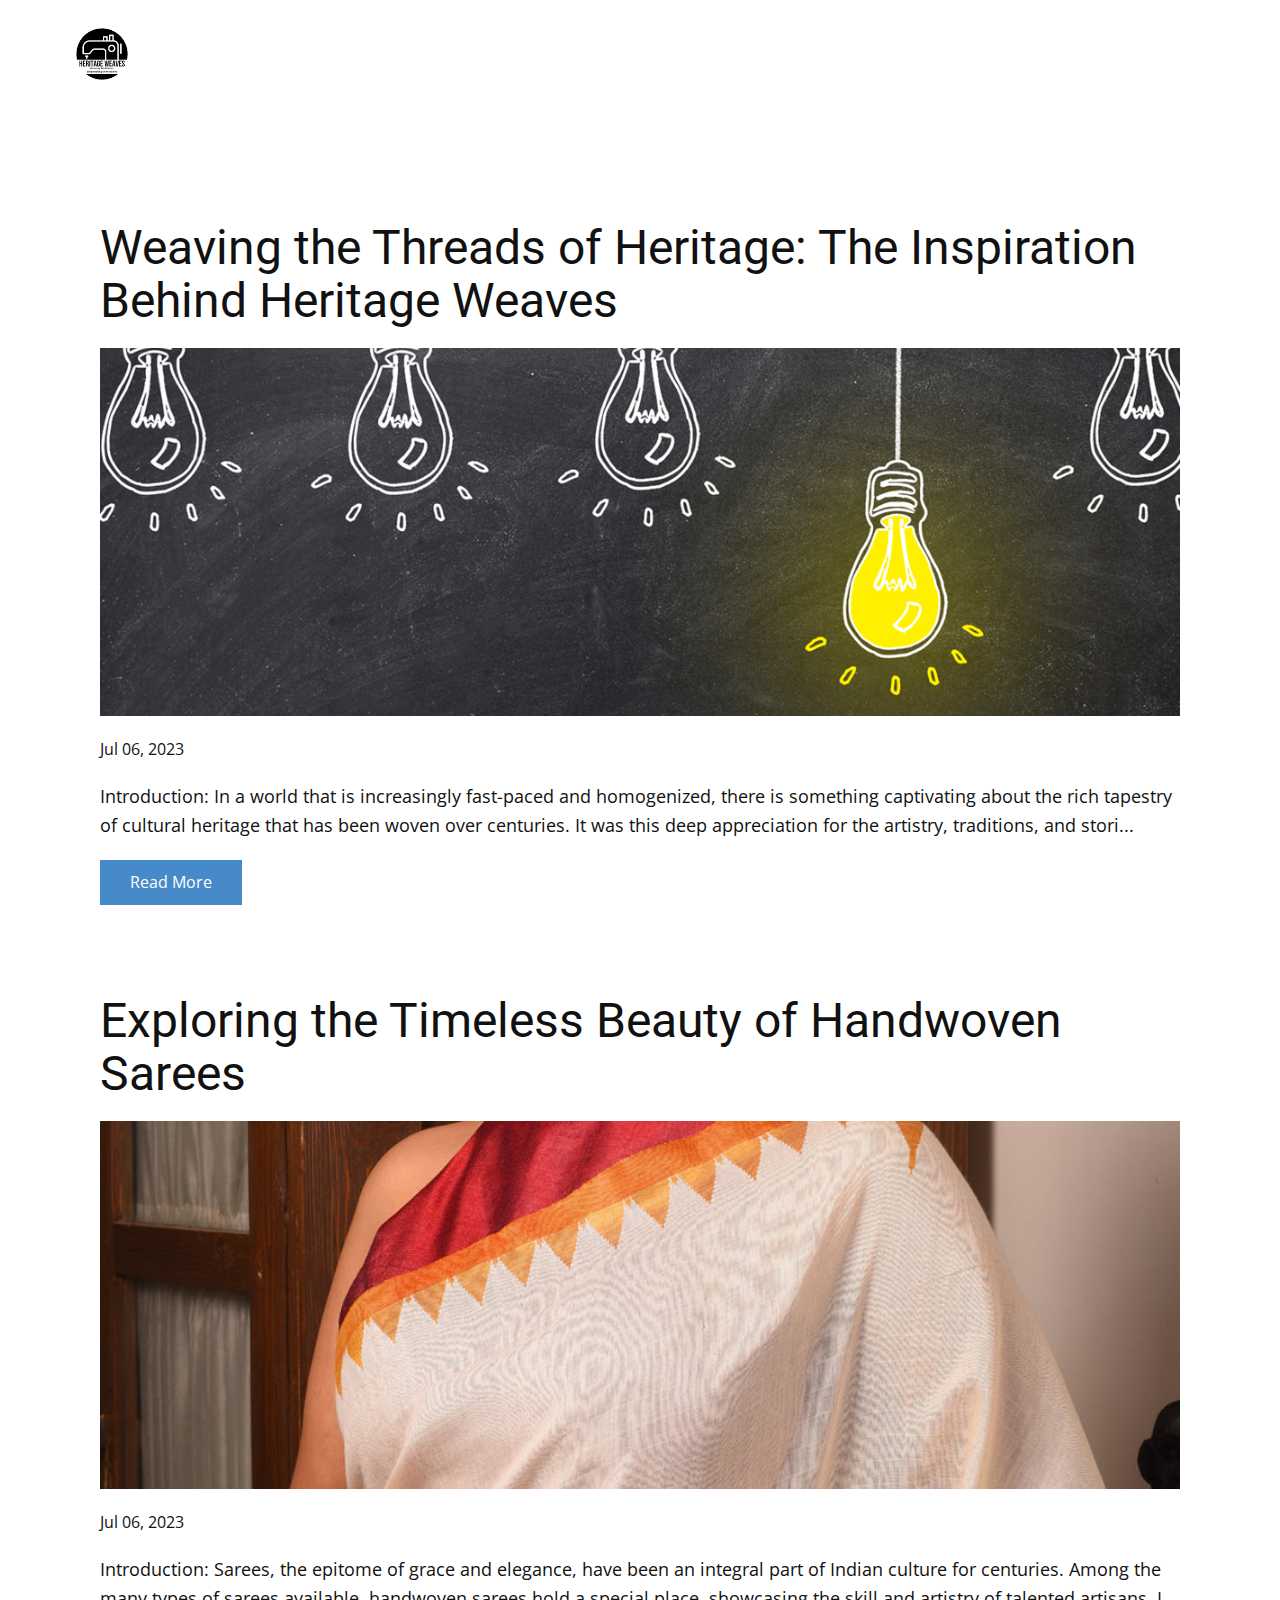
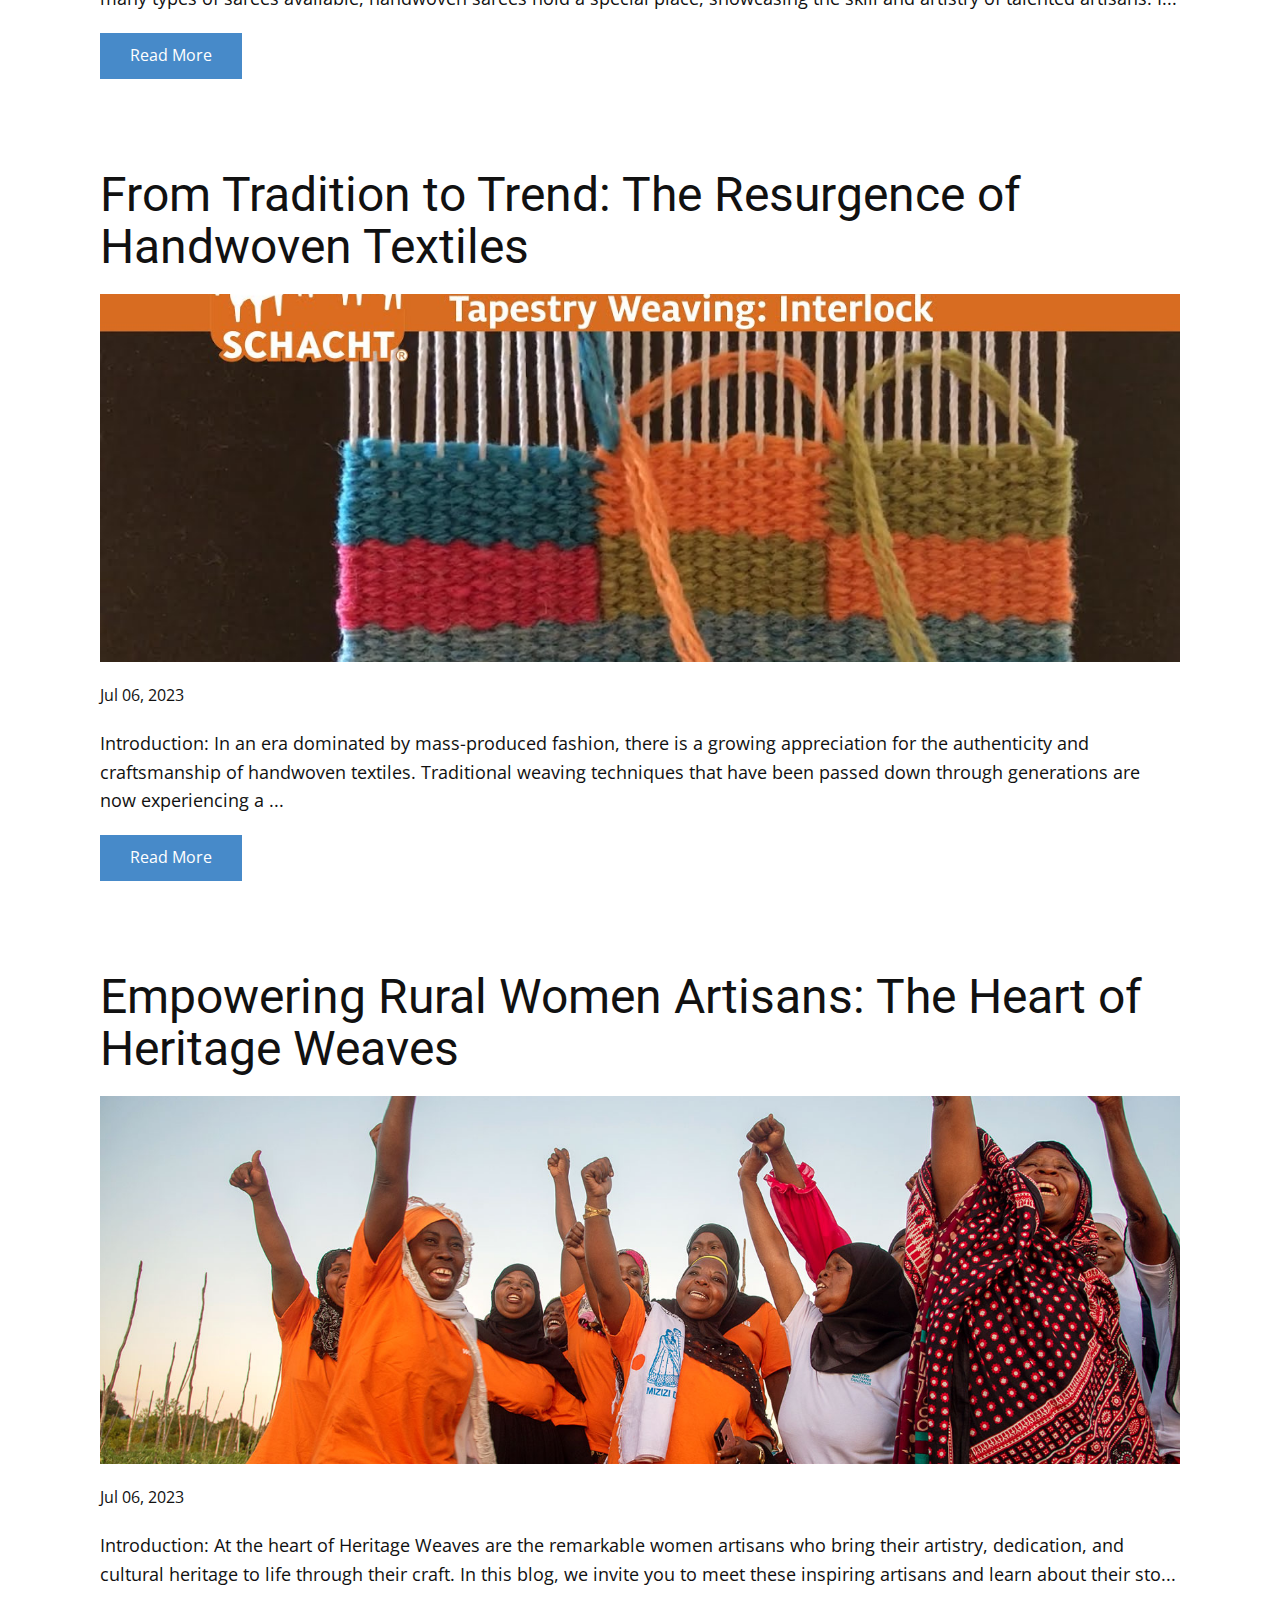
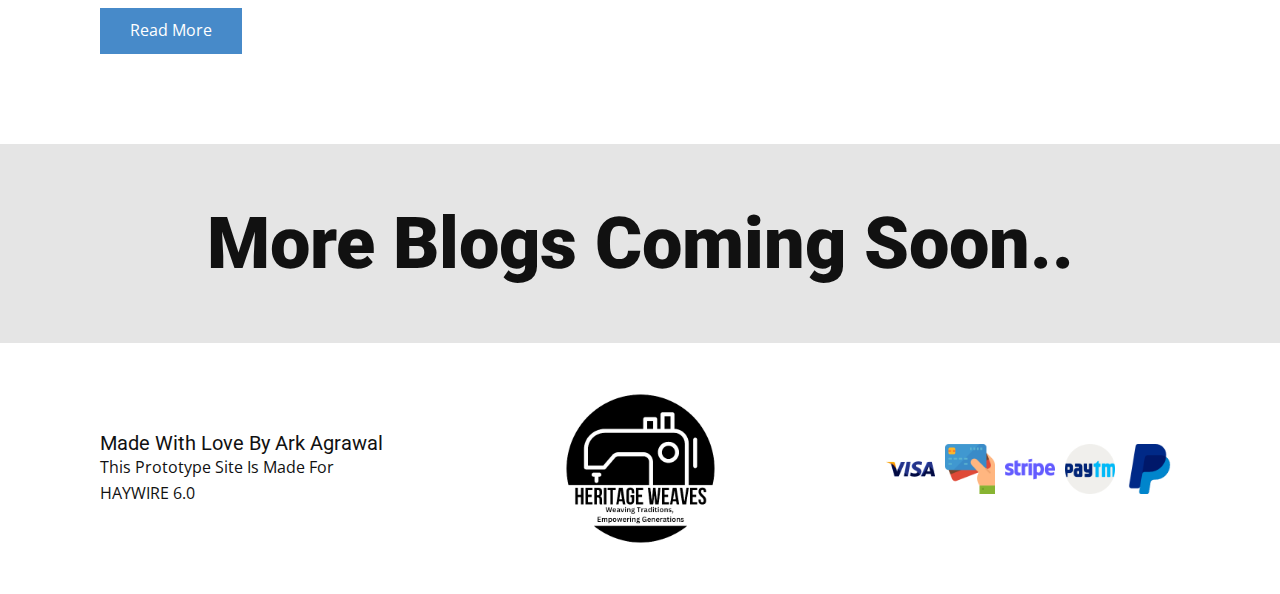
<file: blog/blog.html>
<!DOCTYPE html>
<html style="font-size: 16px;" lang="en"><head>
    <meta name="viewport" content="width=device-width, initial-scale=1.0">
    <meta charset="utf-8">
    <meta name="keywords" content="Post 1">
    <meta name="description" content="">
    <title>Blog Template</title>
    <link rel="stylesheet" href="../main.css" media="screen">
<link rel="stylesheet" href="../Blog-Template.css" media="screen">
    <script class="u-script" type="text/javascript" src="../jquery.js" defer=""></script>
    <script class="u-script" type="text/javascript" src="../main.js" defer=""></script>
    <meta name="generator" content="Ark agrawal">
    <link id="u-theme-google-font" rel="stylesheet" href="https://fonts.googleapis.com/css?family=Roboto:100,100i,300,300i,400,400i,500,500i,700,700i,900,900i|Open+Sans:300,300i,400,400i,500,500i,600,600i,700,700i,800,800i">
    
    
    
    <script type="application/ld+json">{
		"@context": "http://schema.org",
		"@type": "Organization",
		"name": "Site1",
		"logo": "/images/Heritage_Weaves-removebg-preview.png",
		"sameAs": []
}</script>
    <meta name="theme-color" content="#478ac9">
  <meta data-intl-tel-input-cdn-path="intlTelInput/"></head>
  <body class="u-body u-xl-mode" data-lang="en"><header class="u-clearfix u-header u-header" id="sec-2906"><div class="u-clearfix u-sheet u-valign-middle u-sheet-1">
        <a href="" class="u-image u-logo u-image-1" data-image-width="500" data-image-height="500">
          <img src="/images/Heritage_Weaves-removebg-preview.png" class="u-logo-image u-logo-image-1">
        </a>
        <nav class="u-menu u-menu-one-level u-offcanvas u-menu-1">
          <div class="menu-collapse" style="font-size: 1rem; letter-spacing: 0px;">
            <a class="u-button-style u-custom-left-right-menu-spacing u-custom-padding-bottom u-custom-top-bottom-menu-spacing u-nav-link u-text-active-palette-1-base u-text-hover-palette-2-base" href="#">
              <svg class="u-svg-link" viewBox="0 0 24 24"><use xmlns:xlink="http://www.w3.org/1999/xlink" xlink:href="#menu-hamburger"></use></svg>
              <svg class="u-svg-content" version="1.1" id="menu-hamburger" viewBox="0 0 16 16" x="0px" y="0px" xmlns:xlink="http://www.w3.org/1999/xlink" xmlns="http://www.w3.org/2000/svg"><g><rect y="1" width="16" height="2"></rect><rect y="7" width="16" height="2"></rect><rect y="13" width="16" height="2"></rect>
</g></svg>
            </a>
          </div>
          <div class="u-custom-menu u-nav-container">
            <ul class="u-nav u-unstyled u-nav-1"><li class="u-nav-item"><a class="u-button-style u-nav-link u-text-active-palette-1-base u-text-hover-palette-2-base" href="/Heritage-Weaves.html" style="padding: 10px 20px;">Home</a>
</li><li class="u-nav-item"><a class="u-button-style u-nav-link u-text-active-palette-1-base u-text-hover-palette-2-base" href="/Heritage-Weaves.html#about" style="padding: 10px 20px;">About us</a>
</li><li class="u-nav-item"><a class="u-button-style u-nav-link u-text-active-palette-1-base u-text-hover-palette-2-base" href="/Heritage-Weaves.html#carousel_3030" style="padding: 10px 20px;">Contact Us</a>
</li><li class="u-nav-item"><a class="u-button-style u-nav-link u-text-active-palette-1-base u-text-hover-palette-2-base" href="/blog/blog.html" style="padding: 10px 20px;">Blogs</a>
</li><li class="u-nav-item"><a class="u-button-style u-nav-link u-text-active-palette-1-base u-text-hover-palette-2-base" href="/products.html" style="padding: 10px 20px;">Products</a>
</li></ul>
          </div>
          <div class="u-custom-menu u-nav-container-collapse">
            <div class="u-black u-container-style u-inner-container-layout u-opacity u-opacity-95 u-sidenav">
              <div class="u-inner-container-layout u-sidenav-overflow">
                <div class="u-menu-close"></div>
                <ul class="u-align-center u-nav u-popupmenu-items u-unstyled u-nav-2"><li class="u-nav-item"><a class="u-button-style u-nav-link" href="/Heritage-Weaves.html">Home</a>
</li><li class="u-nav-item"><a class="u-button-style u-nav-link" href="/Heritage-Weaves.html#about">About us</a>
</li><li class="u-nav-item"><a class="u-button-style u-nav-link" href="/Heritage-Weaves.html#carousel_3030">Contact Us</a>
</li><li class="u-nav-item"><a class="u-button-style u-nav-link" href="/blog/blog.html">Blogs</a>
</li><li class="u-nav-item"><a class="u-button-style u-nav-link" href="/products.html">Products</a>
</li></ul>
              </div>
            </div>
            <div class="u-black u-menu-overlay u-opacity u-opacity-70"></div>
          </div>
        </nav>
      </div></header>
    <section class="u-clearfix u-section-1" id="sec-ddae">
      <div class="u-clearfix u-sheet u-valign-middle u-sheet-1"><!--blog--><!--blog_options_json--><!--{"type":"Recent","source":"","tags":"","count":""}--><!--/blog_options_json-->
        <div class="u-blog u-expanded-width u-layout-grid u-blog-1">
          <div class="u-repeater u-repeater-1"><!--blog_post-->
            <div class="u-blog-post u-container-style u-repeater-item u-repeater-item-1">
              <div class="u-container-layout u-similar-container u-valign-middle u-container-layout-1"><!--blog_post_header-->
                <h2 class="u-blog-control u-text u-text-1">
                  <a class="u-post-header-link" href="/blog/weaving-the-threads-of-heritage-the-inspiration-behind-heritage-weaves.html">Weaving the Threads of Heritage: The Inspiration Behind Heritage Weaves</a>
                </h2><!--/blog_post_header--><!--blog_post_image-->
                <a class="u-post-header-link" href="/blog/weaving-the-threads-of-heritage-the-inspiration-behind-heritage-weaves.html"><img alt="" class="u-blog-control u-expanded-width u-image u-image-default u-image-1" src="/images/Williams-When-it-works-isnt-enough-ed-ideas.jpg"></a><!--/blog_post_image--><!--blog_post_metadata-->
                <div class="u-blog-control u-metadata u-metadata-1"><!--blog_post_metadata_date-->
                  <span class="u-meta-date u-meta-icon">Jul 06, 2023</span><!--/blog_post_metadata_date-->
                </div><!--/blog_post_metadata--><!--blog_post_content-->
                <div class="u-blog-control u-post-content u-text u-text-2 fr-view">Introduction: In a world that is increasingly fast-paced and homogenized, there is something captivating about the rich tapestry of cultural heritage that has been woven over centuries. It was this deep appreciation for the artistry, traditions, and stori...</div><!--/blog_post_content--><!--blog_post_readmore-->
                <a href="/blog/weaving-the-threads-of-heritage-the-inspiration-behind-heritage-weaves.html" class="u-blog-control u-btn u-button-style u-btn-1"><!--blog_post_readmore_content--><!--options_json--><!--{"content":"","defaultValue":"Read More"}--><!--/options_json-->Read More<!--/blog_post_readmore_content--></a><!--/blog_post_readmore-->
              </div>
            </div><div class="u-blog-post u-container-style u-repeater-item u-repeater-item-1">
              <div class="u-container-layout u-similar-container u-valign-middle u-container-layout-1"><!--blog_post_header-->
                <h2 class="u-blog-control u-text u-text-1">
                  <a class="u-post-header-link" href="/blog/exploring-the-timeless-beauty-of-handwoven-sarees.html">Exploring the Timeless Beauty of Handwoven Sarees</a>
                </h2><!--/blog_post_header--><!--blog_post_image-->
                <a class="u-post-header-link" href="/blog/exploring-the-timeless-beauty-of-handwoven-sarees.html"><img alt="" class="u-blog-control u-expanded-width u-image u-image-default u-image-1" src="/images/DSC_0886.jpg"></a><!--/blog_post_image--><!--blog_post_metadata-->
                <div class="u-blog-control u-metadata u-metadata-1"><!--blog_post_metadata_date-->
                  <span class="u-meta-date u-meta-icon">Jul 06, 2023</span><!--/blog_post_metadata_date-->
                </div><!--/blog_post_metadata--><!--blog_post_content-->
                <div class="u-blog-control u-post-content u-text u-text-2 fr-view">Introduction: Sarees, the epitome of grace and elegance, have been an integral part of Indian culture for centuries. Among the many types of sarees available, handwoven sarees hold a special place, showcasing the skill and artistry of talented artisans. I...</div><!--/blog_post_content--><!--blog_post_readmore-->
                <a href="/blog/exploring-the-timeless-beauty-of-handwoven-sarees.html" class="u-blog-control u-btn u-button-style u-btn-1"><!--blog_post_readmore_content--><!--options_json--><!--{"content":"","defaultValue":"Read More"}--><!--/options_json-->Read More<!--/blog_post_readmore_content--></a><!--/blog_post_readmore-->
              </div>
            </div><div class="u-blog-post u-container-style u-repeater-item u-repeater-item-1">
              <div class="u-container-layout u-similar-container u-valign-middle u-container-layout-1"><!--blog_post_header-->
                <h2 class="u-blog-control u-text u-text-1">
                  <a class="u-post-header-link" href="/blog/from-tradition-to-trend-the-resurgence-of-handwoven-textiles.html">From Tradition to Trend: The Resurgence of Handwoven Textiles</a>
                </h2><!--/blog_post_header--><!--blog_post_image-->
                <a class="u-post-header-link" href="/blog/from-tradition-to-trend-the-resurgence-of-handwoven-textiles.html"><img alt="" class="u-blog-control u-expanded-width u-image u-image-default u-image-1" src="/images/maxresdefault.jpg"></a><!--/blog_post_image--><!--blog_post_metadata-->
                <div class="u-blog-control u-metadata u-metadata-1"><!--blog_post_metadata_date-->
                  <span class="u-meta-date u-meta-icon">Jul 06, 2023</span><!--/blog_post_metadata_date-->
                </div><!--/blog_post_metadata--><!--blog_post_content-->
                <div class="u-blog-control u-post-content u-text u-text-2 fr-view">Introduction: In an era dominated by mass-produced fashion, there is a growing appreciation for the authenticity and craftsmanship of handwoven textiles. Traditional weaving techniques that have been passed down through generations are now experiencing a ...</div><!--/blog_post_content--><!--blog_post_readmore-->
                <a href="/blog/from-tradition-to-trend-the-resurgence-of-handwoven-textiles.html" class="u-blog-control u-btn u-button-style u-btn-1"><!--blog_post_readmore_content--><!--options_json--><!--{"content":"","defaultValue":"Read More"}--><!--/options_json-->Read More<!--/blog_post_readmore_content--></a><!--/blog_post_readmore-->
              </div>
            </div><div class="u-blog-post u-container-style u-repeater-item u-repeater-item-1">
              <div class="u-container-layout u-similar-container u-valign-middle u-container-layout-1"><!--blog_post_header-->
                <h2 class="u-blog-control u-text u-text-1">
                  <a class="u-post-header-link" href="/blog/empowering-rural-women-artisans-the-heart-of-heritage-weaves.html">Empowering Rural Women Artisans: The Heart of Heritage Weaves</a>
                </h2><!--/blog_post_header--><!--blog_post_image-->
                <a class="u-post-header-link" href="/blog/empowering-rural-women-artisans-the-heart-of-heritage-weaves.html"><img alt="" class="u-blog-control u-expanded-width u-image u-image-default u-image-1" src="/images/EDVisitsTanzania_ZanzibarSiteVisitWEEJointProgramme_MEDRES_12October2022_UNWOMEN.ZNZ-896_SOCIAL.JPG"></a><!--/blog_post_image--><!--blog_post_metadata-->
                <div class="u-blog-control u-metadata u-metadata-1"><!--blog_post_metadata_date-->
                  <span class="u-meta-date u-meta-icon">Jul 06, 2023</span><!--/blog_post_metadata_date-->
                </div><!--/blog_post_metadata--><!--blog_post_content-->
                <div class="u-blog-control u-post-content u-text u-text-2 fr-view">Introduction: At the heart of Heritage Weaves are the remarkable women artisans who bring their artistry, dedication, and cultural heritage to life through their craft. In this blog, we invite you to meet these inspiring artisans and learn about their sto...</div><!--/blog_post_content--><!--blog_post_readmore-->
                <a href="/blog/empowering-rural-women-artisans-the-heart-of-heritage-weaves.html" class="u-blog-control u-btn u-button-style u-btn-1"><!--blog_post_readmore_content--><!--options_json--><!--{"content":"","defaultValue":"Read More"}--><!--/options_json-->Read More<!--/blog_post_readmore_content--></a><!--/blog_post_readmore-->
              </div>
            </div><!--/blog_post-->
          </div>
        </div><!--/blog-->
      </div>
    </section>
    <section class="u-align-center u-clearfix u-grey-10 u-section-2" id="sec-30e6">
      <div class="u-clearfix u-sheet u-valign-middle u-sheet-1">
        <h1 class="u-text u-text-default u-text-1">More Blogs Coming Soon..</h1>
      </div>
    </section>
    
    
    <footer class="u-clearfix u-footer u-white" id="sec-ed6e"><div class="u-clearfix u-sheet u-sheet-1">
        <div class="u-clearfix u-expanded-width u-gutter-30 u-layout-wrap u-layout-wrap-1">
          <div class="u-gutter-0 u-layout">
            <div class="u-layout-row">
              <div class="u-align-center-sm u-align-center-xs u-align-left-md u-align-left-xl u-container-style u-layout-cell u-left-cell u-size-20 u-size-30-md u-layout-cell-1">
                <div class="u-container-layout u-valign-middle u-container-layout-1"><!--position-->
                  <div data-position="" class="u-position"><!--block-->
                    <div class="u-block">
                      <div class="u-block-container u-clearfix"><!--block_header-->
                        <h5 class="u-block-header u-text"><!--block_header_content--> Made With Love By Ark Agrawal<!--/block_header_content--></h5><!--/block_header--><!--block_content-->
                        <div class="u-block-content u-text"><!--block_content_content-->This Prototype Site Is Made For HAYWIRE 6.0&nbsp;<!--/block_content_content--></div><!--/block_content-->
                      </div>
                    </div><!--/block-->
                  </div><!--/position-->
                </div>
              </div>
              <div class="u-align-center-sm u-align-right-md u-container-style u-layout-cell u-size-20 u-size-30-md u-layout-cell-2">
                <div class="u-container-layout u-valign-middle u-container-layout-2">
                  <a href="" class="u-image u-logo u-image-1" data-image-width="500" data-image-height="500">
                    <img src="/images/Heritage_Weaves-removebg-preview.png" class="u-logo-image u-logo-image-1">
                  </a>
                </div>
              </div>
              <div class="u-align-center-sm u-align-center-xs u-align-left-md u-align-right-lg u-align-right-xl u-container-style u-layout-cell u-right-cell u-size-20 u-size-30-md u-layout-cell-3">
                <div class="u-container-layout u-valign-middle u-container-layout-3">
                  <div class="u-social-icons u-spacing-10 u-social-icons-1">
                    <a class="u-social-url" target="_blank" data-type="Custom" title="Custom" href=""><span class="u-file-icon u-icon u-social-custom u-social-icon u-icon-1"><img src="/images/196578.png" alt=""></span>
                    </a>
                    <a class="u-social-url" target="_blank" data-type="Custom" title="Custom" href=""><span class="u-file-icon u-icon u-social-custom u-social-icon u-icon-2"><img src="/images/1086741.png" alt=""></span>
                    </a>
                    <a class="u-social-url" target="_blank" data-type="Custom" title="Custom" href=""><span class="u-file-icon u-icon u-social-custom u-social-icon u-icon-3"><img src="/images/5968382.png" alt=""></span>
                    </a>
                    <a class="u-social-url" target="_blank" data-type="Custom" title="Custom" href=""><span class="u-file-icon u-icon u-social-custom u-social-icon u-icon-4"><img src="/images/825454.png" alt=""></span>
                    </a>
                    <a class="u-social-url" target="_blank" data-type="Custom" title="Custom" href=""><span class="u-file-icon u-icon u-social-custom u-social-icon u-icon-5"><img src="/images/174861.png" alt=""></span>
                    </a>
                  </div>
                </div>
              </div>
            </div>
          </div>
        </div>
      </div></footer>

  
</body></html>
</file>
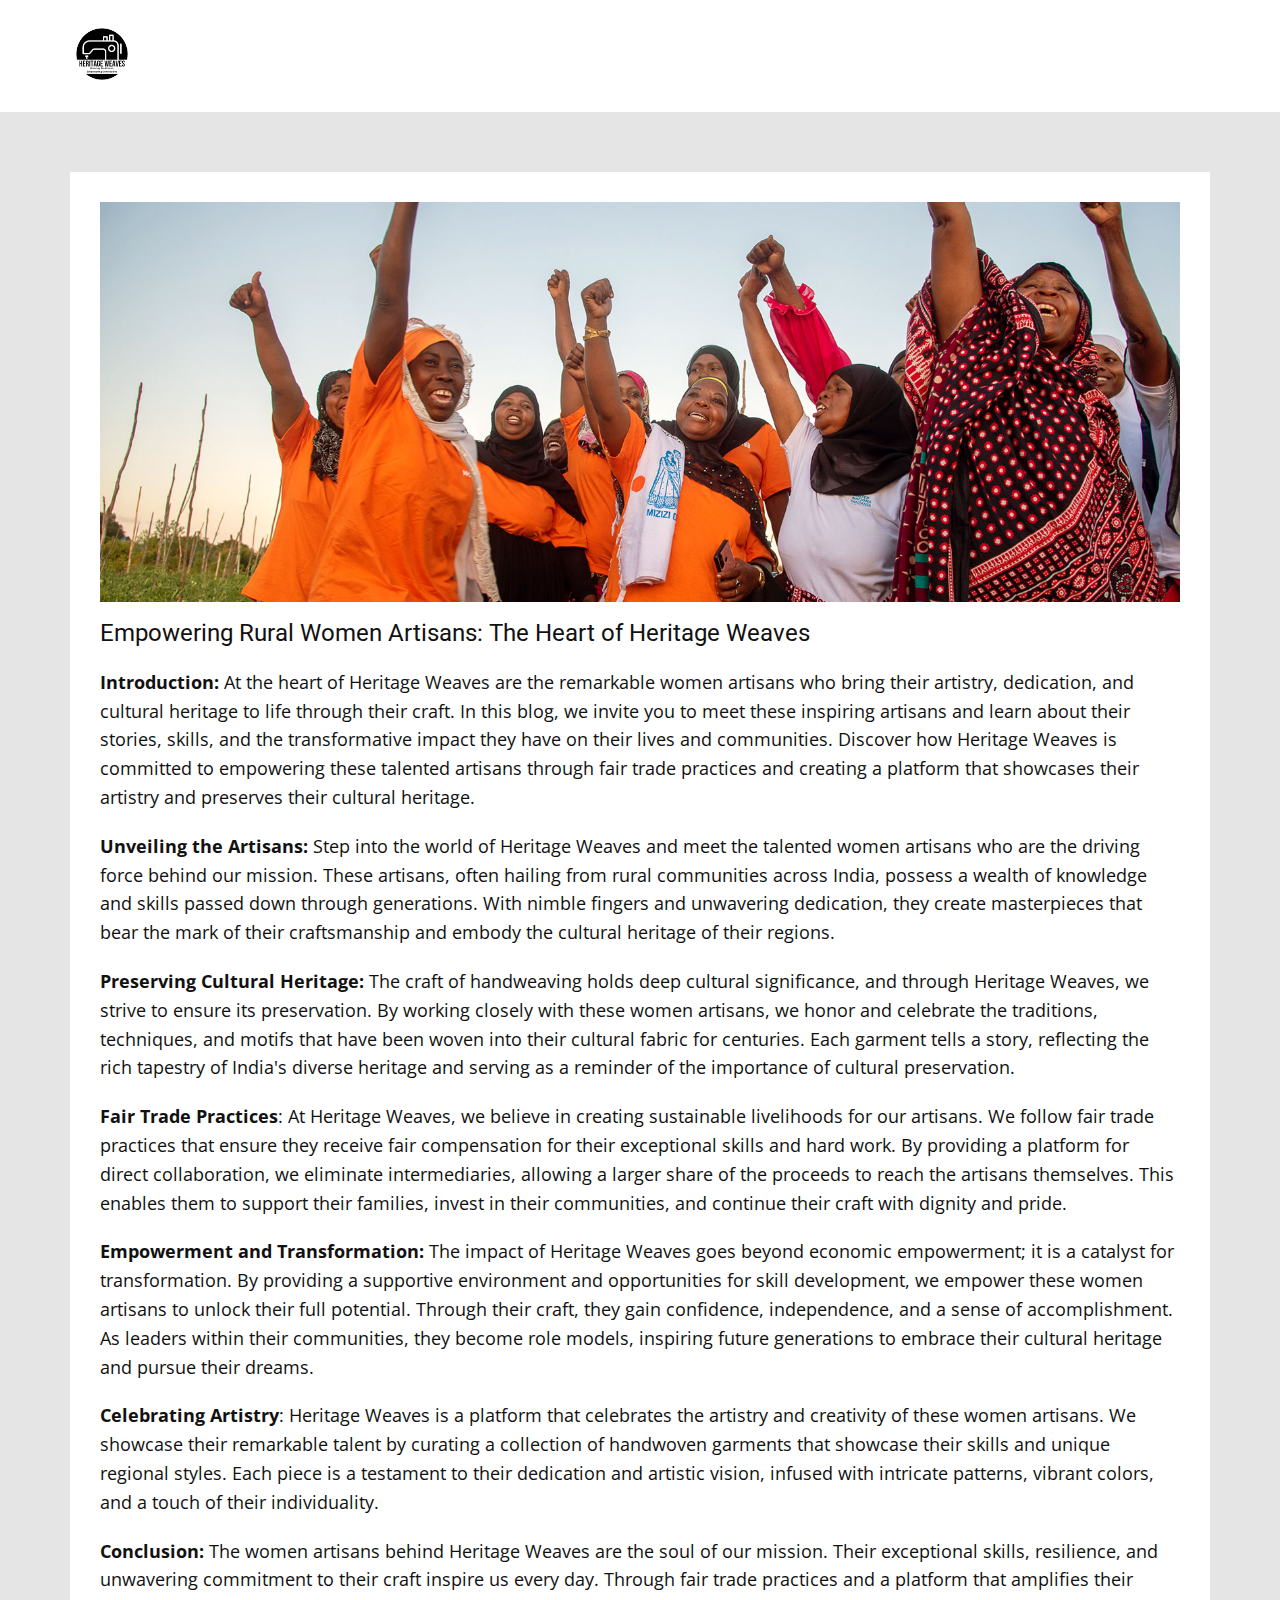
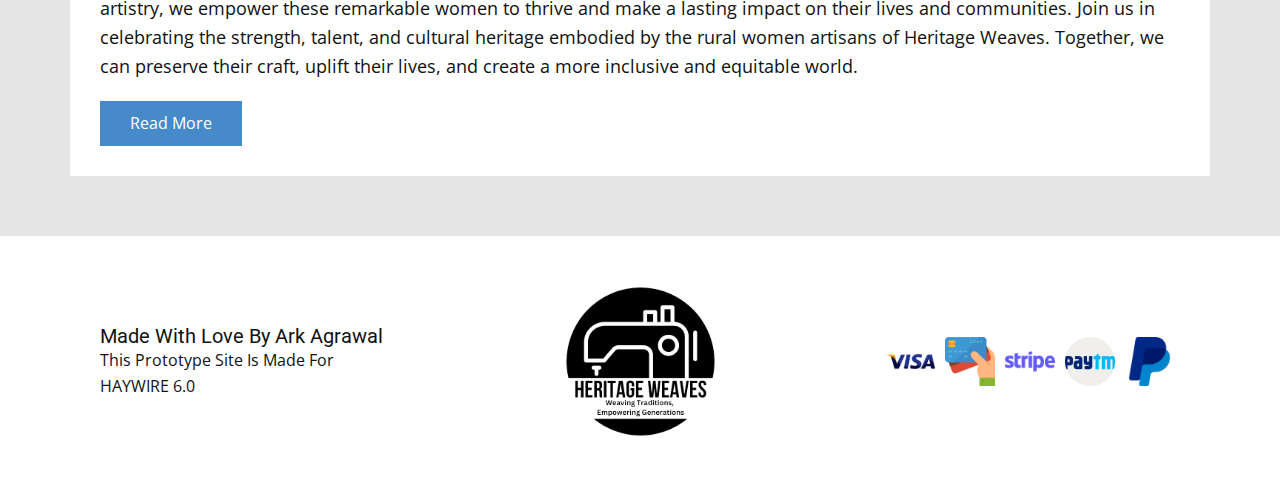
<file: blog/empowering-rural-women-artisans-the-heart-of-heritage-weaves.html>
<!DOCTYPE html>
<html style="font-size: 16px;" lang="en"><head>
    <meta name="viewport" content="width=device-width, initial-scale=1.0">
    <meta charset="utf-8">
    <meta name="keywords" content="Post 1 Headline">
    <meta name="description" content="">
    <title>Empowering Rural Women Artisans: The Heart of Heritage Weaves</title>
    <link rel="stylesheet" href="/main.css" media="screen">
<link rel="stylesheet" href="/Post-Template.css" media="screen">
    <script class="u-script" type="text/javascript" src="/jquery.js" defer=""></script>
    <script class="u-script" type="text/javascript" src="/main.js" defer=""></script>
    <meta name="generator" content="Ark agrawal">
    <link id="u-theme-google-font" rel="stylesheet" href="https://fonts.googleapis.com/css?family=Roboto:100,100i,300,300i,400,400i,500,500i,700,700i,900,900i|Open+Sans:300,300i,400,400i,500,500i,600,600i,700,700i,800,800i">
    
    
    <script type="application/ld+json">{
		"@context": "http://schema.org",
		"@type": "Organization",
		"name": "Site1",
		"logo": "/images/Heritage_Weaves-removebg-preview.png",
		"sameAs": []
}</script>
    <meta name="theme-color" content="#478ac9">
  <meta data-intl-tel-input-cdn-path="intlTelInput/"></head>
  <body class="u-body u-xl-mode" data-lang="en"><header class="u-clearfix u-header u-header" id="sec-2906"><div class="u-clearfix u-sheet u-valign-middle u-sheet-1">
        <a href="" class="u-image u-logo u-image-1" data-image-width="500" data-image-height="500">
          <img src="/images/Heritage_Weaves-removebg-preview.png" class="u-logo-image u-logo-image-1">
        </a>
        <nav class="u-menu u-menu-one-level u-offcanvas u-menu-1">
          <div class="menu-collapse" style="font-size: 1rem; letter-spacing: 0px;">
            <a class="u-button-style u-custom-left-right-menu-spacing u-custom-padding-bottom u-custom-top-bottom-menu-spacing u-nav-link u-text-active-palette-1-base u-text-hover-palette-2-base" href="#">
              <svg class="u-svg-link" viewBox="0 0 24 24"><use xmlns:xlink="http://www.w3.org/1999/xlink" xlink:href="#menu-hamburger"></use></svg>
              <svg class="u-svg-content" version="1.1" id="menu-hamburger" viewBox="0 0 16 16" x="0px" y="0px" xmlns:xlink="http://www.w3.org/1999/xlink" xmlns="http://www.w3.org/2000/svg"><g><rect y="1" width="16" height="2"></rect><rect y="7" width="16" height="2"></rect><rect y="13" width="16" height="2"></rect>
</g></svg>
            </a>
          </div>
          <div class="u-custom-menu u-nav-container">
            <ul class="u-nav u-unstyled u-nav-1"><li class="u-nav-item"><a class="u-button-style u-nav-link u-text-active-palette-1-base u-text-hover-palette-2-base" href="/Heritage-Weaves.html" style="padding: 10px 20px;">Home</a>
</li><li class="u-nav-item"><a class="u-button-style u-nav-link u-text-active-palette-1-base u-text-hover-palette-2-base" href="/Heritage-Weaves.html#about" style="padding: 10px 20px;">About us</a>
</li><li class="u-nav-item"><a class="u-button-style u-nav-link u-text-active-palette-1-base u-text-hover-palette-2-base" href="/Heritage-Weaves.html#carousel_3030" style="padding: 10px 20px;">Contact Us</a>
</li><li class="u-nav-item"><a class="u-button-style u-nav-link u-text-active-palette-1-base u-text-hover-palette-2-base" href="/blog/blog.html" style="padding: 10px 20px;">Blogs</a>
</li><li class="u-nav-item"><a class="u-button-style u-nav-link u-text-active-palette-1-base u-text-hover-palette-2-base" href="/products.html" style="padding: 10px 20px;">Products</a>
</li></ul>
          </div>
          <div class="u-custom-menu u-nav-container-collapse">
            <div class="u-black u-container-style u-inner-container-layout u-opacity u-opacity-95 u-sidenav">
              <div class="u-inner-container-layout u-sidenav-overflow">
                <div class="u-menu-close"></div>
                <ul class="u-align-center u-nav u-popupmenu-items u-unstyled u-nav-2"><li class="u-nav-item"><a class="u-button-style u-nav-link" href="/Heritage-Weaves.html">Home</a>
</li><li class="u-nav-item"><a class="u-button-style u-nav-link" href="/Heritage-Weaves.html#about">About us</a>
</li><li class="u-nav-item"><a class="u-button-style u-nav-link" href="/Heritage-Weaves.html#carousel_3030">Contact Us</a>
</li><li class="u-nav-item"><a class="u-button-style u-nav-link" href="/blog/blog.html">Blogs</a>
</li><li class="u-nav-item"><a class="u-button-style u-nav-link" href="/products.html">Products</a>
</li></ul>
              </div>
            </div>
            <div class="u-black u-menu-overlay u-opacity u-opacity-70"></div>
          </div>
        </nav>
      </div></header>
    <section class="u-clearfix u-grey-10 u-section-1" id="sec-09e2">
      <div class="u-clearfix u-sheet u-valign-middle u-sheet-1"><!--blog--><!--blog_options_json--><!--{"type":"Recent","source":"","tags":"","count":""}--><!--/blog_options_json-->
        <div class="u-blog u-expanded-width u-blog-1">
          <div class="u-repeater u-repeater-1"><!--blog_post-->
            <div class="u-align-left u-blog-post u-container-style u-repeater-item u-white u-repeater-item-1">
              <div class="u-container-layout u-similar-container u-container-layout-1">
                <a class="u-post-header-link" href="/blog/weaving-the-threads-of-heritage-the-inspiration-behind-heritage-weaves.html"><!--blog_post_image-->
                  <img alt="" class="u-blog-control u-expanded-width u-image u-image-default u-image-1" src="/images/EDVisitsTanzania_ZanzibarSiteVisitWEEJointProgramme_MEDRES_12October2022_UNWOMEN.ZNZ-896_SOCIAL.JPG"><!--/blog_post_image-->
                </a><!--blog_post_header-->
                <h4 class="u-blog-control u-text u-text-1">Empowering Rural Women Artisans: The Heart of Heritage Weaves</h4><!--/blog_post_header--><!--blog_post_content-->
                <div class="u-blog-control u-post-content u-text u-text-2 fr-view"><p id="isPasted"><span style="font-weight: 700;">Introduction:</span> At the heart of Heritage Weaves are the remarkable women artisans who bring their artistry, dedication, and cultural heritage to life through their craft. In this blog, we invite you to meet these inspiring artisans and learn about their stories, skills, and the transformative impact they have on their lives and communities. Discover how Heritage Weaves is committed to empowering these talented artisans through fair trade practices and creating a platform that showcases their artistry and preserves their cultural heritage.</p><p><span style="font-weight: 700;">Unveiling the Artisans:</span> Step into the world of Heritage Weaves and meet the talented women artisans who are the driving force behind our mission. These artisans, often hailing from rural communities across India, possess a wealth of knowledge and skills passed down through generations. With nimble fingers and unwavering dedication, they create masterpieces that bear the mark of their craftsmanship and embody the cultural heritage of their regions.</p><p><span style="font-weight: 700;">Preserving Cultural Heritage:</span> The craft of handweaving holds deep cultural significance, and through Heritage Weaves, we strive to ensure its preservation. By working closely with these women artisans, we honor and celebrate the traditions, techniques, and motifs that have been woven into their cultural fabric for centuries. Each garment tells a story, reflecting the rich tapestry of India's diverse heritage and serving as a reminder of the importance of cultural preservation.</p><p><span style="font-weight: 700;">Fair Trade Practices</span>: At Heritage Weaves, we believe in creating sustainable livelihoods for our artisans. We follow fair trade practices that ensure they receive fair compensation for their exceptional skills and hard work. By providing a platform for direct collaboration, we eliminate intermediaries, allowing a larger share of the proceeds to reach the artisans themselves. This enables them to support their families, invest in their communities, and continue their craft with dignity and pride.</p><p><span style="font-weight: 700;">Empowerment and Transformation:</span> The impact of Heritage Weaves goes beyond economic empowerment; it is a catalyst for transformation. By providing a supportive environment and opportunities for skill development, we empower these women artisans to unlock their full potential. Through their craft, they gain confidence, independence, and a sense of accomplishment. As leaders within their communities, they become role models, inspiring future generations to embrace their cultural heritage and pursue their dreams.</p><p><span style="font-weight: 700;">Celebrating Artistry</span>: Heritage Weaves is a platform that celebrates the artistry and creativity of these women artisans. We showcase their remarkable talent by curating a collection of handwoven garments that showcase their skills and unique regional styles. Each piece is a testament to their dedication and artistic vision, infused with intricate patterns, vibrant colors, and a touch of their individuality.</p><p><span style="font-weight: 700;">Conclusion:</span> The women artisans behind Heritage Weaves are the soul of our mission. Their exceptional skills, resilience, and unwavering commitment to their craft inspire us every day. Through fair trade practices and a platform that amplifies their artistry, we empower these remarkable women to thrive and make a lasting impact on their lives and communities. Join us in celebrating the strength, talent, and cultural heritage embodied by the rural women artisans of Heritage Weaves. Together, we can preserve their craft, uplift their lives, and create a more inclusive and equitable world.</p></div><!--/blog_post_content--><!--blog_post_readmore-->
                <a href="/blog/weaving-the-threads-of-heritage-the-inspiration-behind-heritage-weaves.html" class="u-blog-control u-btn u-button-style u-btn-1"><!--blog_post_readmore_content--><!--options_json--><!--{"content":"","defaultValue":"Read More"}--><!--/options_json-->Read More<!--/blog_post_readmore_content--></a><!--/blog_post_readmore-->
              </div>
            </div><!--/blog_post-->
          </div>
        </div><!--/blog-->
      </div>
    </section>
    
    
    <footer class="u-clearfix u-footer u-white" id="sec-ed6e"><div class="u-clearfix u-sheet u-sheet-1">
        <div class="u-clearfix u-expanded-width u-gutter-30 u-layout-wrap u-layout-wrap-1">
          <div class="u-gutter-0 u-layout">
            <div class="u-layout-row">
              <div class="u-align-center-sm u-align-center-xs u-align-left-md u-align-left-xl u-container-style u-layout-cell u-left-cell u-size-20 u-size-30-md u-layout-cell-1">
                <div class="u-container-layout u-valign-middle u-container-layout-1"><!--position-->
                  <div data-position="" class="u-position"><!--block-->
                    <div class="u-block">
                      <div class="u-block-container u-clearfix"><!--block_header-->
                        <h5 class="u-block-header u-text"><!--block_header_content--> Made With Love By Ark Agrawal<!--/block_header_content--></h5><!--/block_header--><!--block_content-->
                        <div class="u-block-content u-text"><!--block_content_content-->This Prototype Site Is Made For HAYWIRE 6.0&nbsp;<!--/block_content_content--></div><!--/block_content-->
                      </div>
                    </div><!--/block-->
                  </div><!--/position-->
                </div>
              </div>
              <div class="u-align-center-sm u-align-right-md u-container-style u-layout-cell u-size-20 u-size-30-md u-layout-cell-2">
                <div class="u-container-layout u-valign-middle u-container-layout-2">
                  <a href="" class="u-image u-logo u-image-1" data-image-width="500" data-image-height="500">
                    <img src="/images/Heritage_Weaves-removebg-preview.png" class="u-logo-image u-logo-image-1">
                  </a>
                </div>
              </div>
              <div class="u-align-center-sm u-align-center-xs u-align-left-md u-align-right-lg u-align-right-xl u-container-style u-layout-cell u-right-cell u-size-20 u-size-30-md u-layout-cell-3">
                <div class="u-container-layout u-valign-middle u-container-layout-3">
                  <div class="u-social-icons u-spacing-10 u-social-icons-1">
                    <a class="u-social-url" target="_blank" data-type="Custom" title="Custom" href=""><span class="u-file-icon u-icon u-social-custom u-social-icon u-icon-1"><img src="/images/196578.png" alt=""></span>
                    </a>
                    <a class="u-social-url" target="_blank" data-type="Custom" title="Custom" href=""><span class="u-file-icon u-icon u-social-custom u-social-icon u-icon-2"><img src="/images/1086741.png" alt=""></span>
                    </a>
                    <a class="u-social-url" target="_blank" data-type="Custom" title="Custom" href=""><span class="u-file-icon u-icon u-social-custom u-social-icon u-icon-3"><img src="/images/5968382.png" alt=""></span>
                    </a>
                    <a class="u-social-url" target="_blank" data-type="Custom" title="Custom" href=""><span class="u-file-icon u-icon u-social-custom u-social-icon u-icon-4"><img src="/images/825454.png" alt=""></span>
                    </a>
                    <a class="u-social-url" target="_blank" data-type="Custom" title="Custom" href=""><span class="u-file-icon u-icon u-social-custom u-social-icon u-icon-5"><img src="/images/174861.png" alt=""></span>
                    </a>
                  </div>
                </div>
              </div>
            </div>
          </div>
        </div>
      </div></footer>

  
</body></html>
</file>
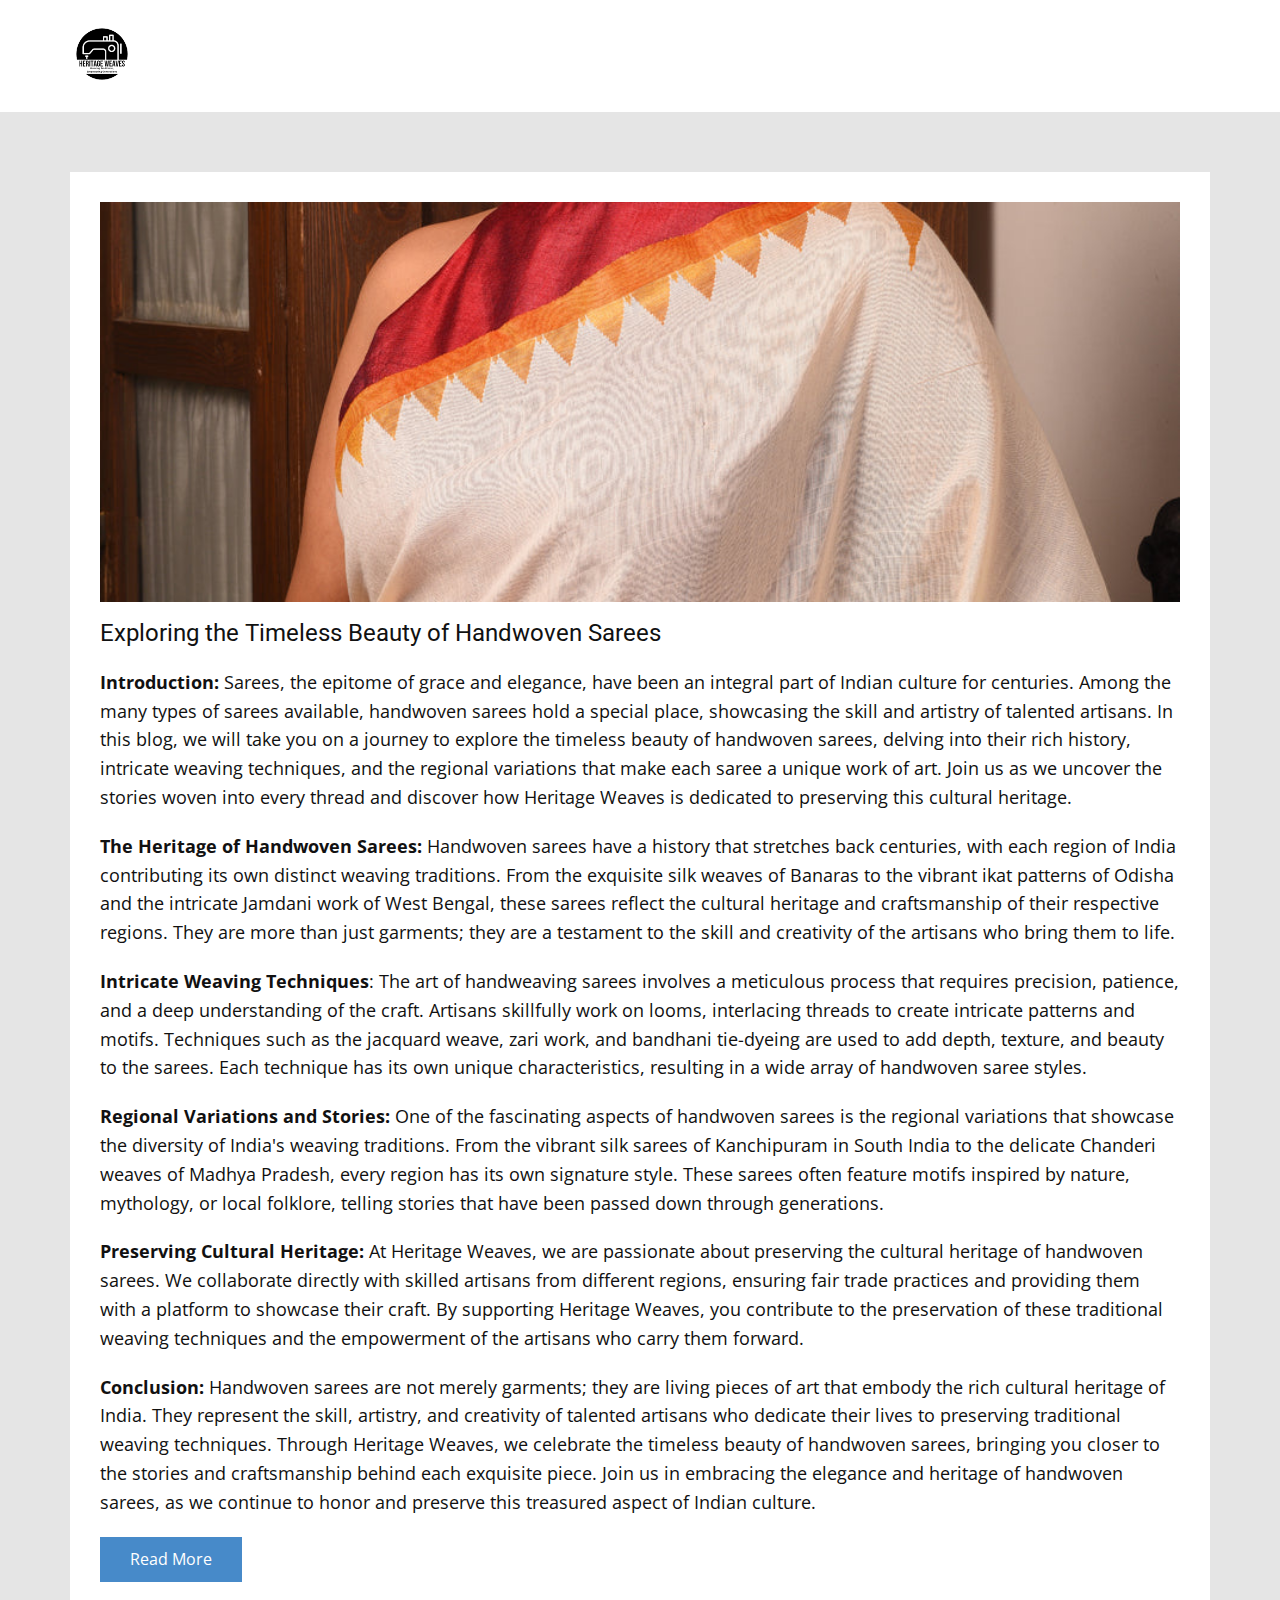
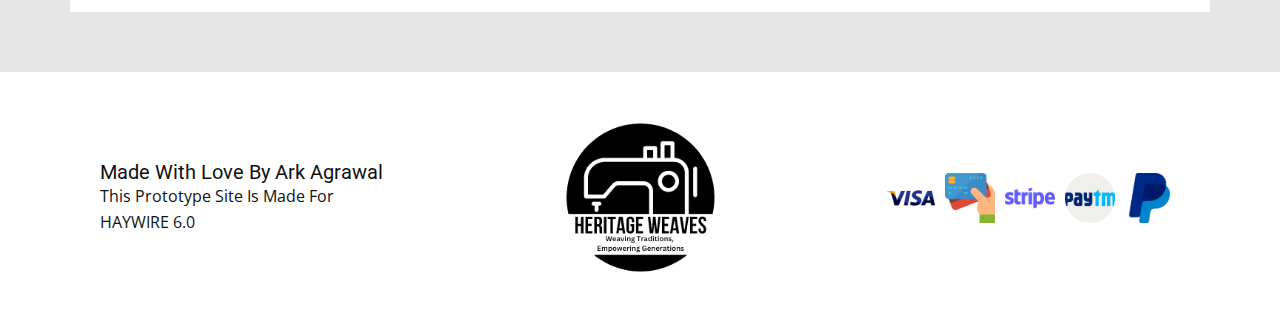
<file: blog/exploring-the-timeless-beauty-of-handwoven-sarees.html>
<!DOCTYPE html>
<html style="font-size: 16px;" lang="en"><head>
    <meta name="viewport" content="width=device-width, initial-scale=1.0">
    <meta charset="utf-8">
    <meta name="keywords" content="Post 1 Headline">
    <meta name="description" content="">
    <title>Exploring the Timeless Beauty of Handwoven Sarees</title>
    <link rel="stylesheet" href="/main.css" media="screen">
<link rel="stylesheet" href="/Post-Template.css" media="screen">
    <script class="u-script" type="text/javascript" src="/jquery.js" defer=""></script>
    <script class="u-script" type="text/javascript" src="/main.js" defer=""></script>
    <meta name="generator" content="Ark agrawal">
    <link id="u-theme-google-font" rel="stylesheet" href="https://fonts.googleapis.com/css?family=Roboto:100,100i,300,300i,400,400i,500,500i,700,700i,900,900i|Open+Sans:300,300i,400,400i,500,500i,600,600i,700,700i,800,800i">
    
    
    <script type="application/ld+json">{
		"@context": "http://schema.org",
		"@type": "Organization",
		"name": "Site1",
		"logo": "/images/Heritage_Weaves-removebg-preview.png",
		"sameAs": []
}</script>
    <meta name="theme-color" content="#478ac9">
  <meta data-intl-tel-input-cdn-path="intlTelInput/"></head>
  <body class="u-body u-xl-mode" data-lang="en"><header class="u-clearfix u-header u-header" id="sec-2906"><div class="u-clearfix u-sheet u-valign-middle u-sheet-1">
        <a href="" class="u-image u-logo u-image-1" data-image-width="500" data-image-height="500">
          <img src="/images/Heritage_Weaves-removebg-preview.png" class="u-logo-image u-logo-image-1">
        </a>
        <nav class="u-menu u-menu-one-level u-offcanvas u-menu-1">
          <div class="menu-collapse" style="font-size: 1rem; letter-spacing: 0px;">
            <a class="u-button-style u-custom-left-right-menu-spacing u-custom-padding-bottom u-custom-top-bottom-menu-spacing u-nav-link u-text-active-palette-1-base u-text-hover-palette-2-base" href="#">
              <svg class="u-svg-link" viewBox="0 0 24 24"><use xmlns:xlink="http://www.w3.org/1999/xlink" xlink:href="#menu-hamburger"></use></svg>
              <svg class="u-svg-content" version="1.1" id="menu-hamburger" viewBox="0 0 16 16" x="0px" y="0px" xmlns:xlink="http://www.w3.org/1999/xlink" xmlns="http://www.w3.org/2000/svg"><g><rect y="1" width="16" height="2"></rect><rect y="7" width="16" height="2"></rect><rect y="13" width="16" height="2"></rect>
</g></svg>
            </a>
          </div>
          <div class="u-custom-menu u-nav-container">
            <ul class="u-nav u-unstyled u-nav-1"><li class="u-nav-item"><a class="u-button-style u-nav-link u-text-active-palette-1-base u-text-hover-palette-2-base" href="/Heritage-Weaves.html" style="padding: 10px 20px;">Home</a>
</li><li class="u-nav-item"><a class="u-button-style u-nav-link u-text-active-palette-1-base u-text-hover-palette-2-base" href="/Heritage-Weaves.html#about" style="padding: 10px 20px;">About us</a>
</li><li class="u-nav-item"><a class="u-button-style u-nav-link u-text-active-palette-1-base u-text-hover-palette-2-base" href="/Heritage-Weaves.html#carousel_3030" style="padding: 10px 20px;">Contact Us</a>
</li><li class="u-nav-item"><a class="u-button-style u-nav-link u-text-active-palette-1-base u-text-hover-palette-2-base" href="/blog/blog.html" style="padding: 10px 20px;">Blogs</a>
</li><li class="u-nav-item"><a class="u-button-style u-nav-link u-text-active-palette-1-base u-text-hover-palette-2-base" href="/products.html" style="padding: 10px 20px;">Products</a>
</li></ul>
          </div>
          <div class="u-custom-menu u-nav-container-collapse">
            <div class="u-black u-container-style u-inner-container-layout u-opacity u-opacity-95 u-sidenav">
              <div class="u-inner-container-layout u-sidenav-overflow">
                <div class="u-menu-close"></div>
                <ul class="u-align-center u-nav u-popupmenu-items u-unstyled u-nav-2"><li class="u-nav-item"><a class="u-button-style u-nav-link" href="/Heritage-Weaves.html">Home</a>
</li><li class="u-nav-item"><a class="u-button-style u-nav-link" href="/Heritage-Weaves.html#about">About us</a>
</li><li class="u-nav-item"><a class="u-button-style u-nav-link" href="/Heritage-Weaves.html#carousel_3030">Contact Us</a>
</li><li class="u-nav-item"><a class="u-button-style u-nav-link" href="/blog/blog.html">Blogs</a>
</li><li class="u-nav-item"><a class="u-button-style u-nav-link" href="/products.html">Products</a>
</li></ul>
              </div>
            </div>
            <div class="u-black u-menu-overlay u-opacity u-opacity-70"></div>
          </div>
        </nav>
      </div></header>
    <section class="u-clearfix u-grey-10 u-section-1" id="sec-09e2">
      <div class="u-clearfix u-sheet u-valign-middle u-sheet-1"><!--blog--><!--blog_options_json--><!--{"type":"Recent","source":"","tags":"","count":""}--><!--/blog_options_json-->
        <div class="u-blog u-expanded-width u-blog-1">
          <div class="u-repeater u-repeater-1"><!--blog_post-->
            <div class="u-align-left u-blog-post u-container-style u-repeater-item u-white u-repeater-item-1">
              <div class="u-container-layout u-similar-container u-container-layout-1">
                <a class="u-post-header-link" href="/blog/weaving-the-threads-of-heritage-the-inspiration-behind-heritage-weaves.html"><!--blog_post_image-->
                  <img alt="" class="u-blog-control u-expanded-width u-image u-image-default u-image-1" src="/images/DSC_0886.jpg"><!--/blog_post_image-->
                </a><!--blog_post_header-->
                <h4 class="u-blog-control u-text u-text-1">Exploring the Timeless Beauty of Handwoven Sarees</h4><!--/blog_post_header--><!--blog_post_content-->
                <div class="u-blog-control u-post-content u-text u-text-2 fr-view"><p id="isPasted"><span style="font-weight: 700;">Introduction:</span> Sarees, the epitome of grace and elegance, have been an integral part of Indian culture for centuries. Among the many types of sarees available, handwoven sarees hold a special place, showcasing the skill and artistry of talented artisans. In this blog, we will take you on a journey to explore the timeless beauty of handwoven sarees, delving into their rich history, intricate weaving techniques, and the regional variations that make each saree a unique work of art. Join us as we uncover the stories woven into every thread and discover how Heritage Weaves is dedicated to preserving this cultural heritage.</p><p><span style="font-weight: 700;">The Heritage of Handwoven Sarees:</span> Handwoven sarees have a history that stretches back centuries, with each region of India contributing its own distinct weaving traditions. From the exquisite silk weaves of Banaras to the vibrant ikat patterns of Odisha and the intricate Jamdani work of West Bengal, these sarees reflect the cultural heritage and craftsmanship of their respective regions. They are more than just garments; they are a testament to the skill and creativity of the artisans who bring them to life.</p><p><span style="font-weight: 700;">Intricate Weaving Techniques</span>: The art of handweaving sarees involves a meticulous process that requires precision, patience, and a deep understanding of the craft. Artisans skillfully work on looms, interlacing threads to create intricate patterns and motifs. Techniques such as the jacquard weave, zari work, and bandhani tie-dyeing are used to add depth, texture, and beauty to the sarees. Each technique has its own unique characteristics, resulting in a wide array of handwoven saree styles.</p><p><span style="font-weight: 700;">Regional Variations and Stories:</span> One of the fascinating aspects of handwoven sarees is the regional variations that showcase the diversity of India's weaving traditions. From the vibrant silk sarees of Kanchipuram in South India to the delicate Chanderi weaves of Madhya Pradesh, every region has its own signature style. These sarees often feature motifs inspired by nature, mythology, or local folklore, telling stories that have been passed down through generations.</p><p><span style="font-weight: 700;">Preserving Cultural Heritage:</span> At Heritage Weaves, we are passionate about preserving the cultural heritage of handwoven sarees. We collaborate directly with skilled artisans from different regions, ensuring fair trade practices and providing them with a platform to showcase their craft. By supporting Heritage Weaves, you contribute to the preservation of these traditional weaving techniques and the empowerment of the artisans who carry them forward.</p><p><span style="font-weight: 700;">Conclusion:</span> Handwoven sarees are not merely garments; they are living pieces of art that embody the rich cultural heritage of India. They represent the skill, artistry, and creativity of talented artisans who dedicate their lives to preserving traditional weaving techniques. Through Heritage Weaves, we celebrate the timeless beauty of handwoven sarees, bringing you closer to the stories and craftsmanship behind each exquisite piece. Join us in embracing the elegance and heritage of handwoven sarees, as we continue to honor and preserve this treasured aspect of Indian culture.</p></div><!--/blog_post_content--><!--blog_post_readmore-->
                <a href="/blog/weaving-the-threads-of-heritage-the-inspiration-behind-heritage-weaves.html" class="u-blog-control u-btn u-button-style u-btn-1"><!--blog_post_readmore_content--><!--options_json--><!--{"content":"","defaultValue":"Read More"}--><!--/options_json-->Read More<!--/blog_post_readmore_content--></a><!--/blog_post_readmore-->
              </div>
            </div><!--/blog_post-->
          </div>
        </div><!--/blog-->
      </div>
    </section>
    
    
    <footer class="u-clearfix u-footer u-white" id="sec-ed6e"><div class="u-clearfix u-sheet u-sheet-1">
        <div class="u-clearfix u-expanded-width u-gutter-30 u-layout-wrap u-layout-wrap-1">
          <div class="u-gutter-0 u-layout">
            <div class="u-layout-row">
              <div class="u-align-center-sm u-align-center-xs u-align-left-md u-align-left-xl u-container-style u-layout-cell u-left-cell u-size-20 u-size-30-md u-layout-cell-1">
                <div class="u-container-layout u-valign-middle u-container-layout-1"><!--position-->
                  <div data-position="" class="u-position"><!--block-->
                    <div class="u-block">
                      <div class="u-block-container u-clearfix"><!--block_header-->
                        <h5 class="u-block-header u-text"><!--block_header_content--> Made With Love By Ark Agrawal<!--/block_header_content--></h5><!--/block_header--><!--block_content-->
                        <div class="u-block-content u-text"><!--block_content_content-->This Prototype Site Is Made For HAYWIRE 6.0&nbsp;<!--/block_content_content--></div><!--/block_content-->
                      </div>
                    </div><!--/block-->
                  </div><!--/position-->
                </div>
              </div>
              <div class="u-align-center-sm u-align-right-md u-container-style u-layout-cell u-size-20 u-size-30-md u-layout-cell-2">
                <div class="u-container-layout u-valign-middle u-container-layout-2">
                  <a href="" class="u-image u-logo u-image-1" data-image-width="500" data-image-height="500">
                    <img src="/images/Heritage_Weaves-removebg-preview.png" class="u-logo-image u-logo-image-1">
                  </a>
                </div>
              </div>
              <div class="u-align-center-sm u-align-center-xs u-align-left-md u-align-right-lg u-align-right-xl u-container-style u-layout-cell u-right-cell u-size-20 u-size-30-md u-layout-cell-3">
                <div class="u-container-layout u-valign-middle u-container-layout-3">
                  <div class="u-social-icons u-spacing-10 u-social-icons-1">
                    <a class="u-social-url" target="_blank" data-type="Custom" title="Custom" href=""><span class="u-file-icon u-icon u-social-custom u-social-icon u-icon-1"><img src="/images/196578.png" alt=""></span>
                    </a>
                    <a class="u-social-url" target="_blank" data-type="Custom" title="Custom" href=""><span class="u-file-icon u-icon u-social-custom u-social-icon u-icon-2"><img src="/images/1086741.png" alt=""></span>
                    </a>
                    <a class="u-social-url" target="_blank" data-type="Custom" title="Custom" href=""><span class="u-file-icon u-icon u-social-custom u-social-icon u-icon-3"><img src="/images/5968382.png" alt=""></span>
                    </a>
                    <a class="u-social-url" target="_blank" data-type="Custom" title="Custom" href=""><span class="u-file-icon u-icon u-social-custom u-social-icon u-icon-4"><img src="/images/825454.png" alt=""></span>
                    </a>
                    <a class="u-social-url" target="_blank" data-type="Custom" title="Custom" href=""><span class="u-file-icon u-icon u-social-custom u-social-icon u-icon-5"><img src="/images/174861.png" alt=""></span>
                    </a>
                  </div>
                </div>
              </div>
            </div>
          </div>
        </div>
      </div></footer>
  
  
</body></html>
</file>
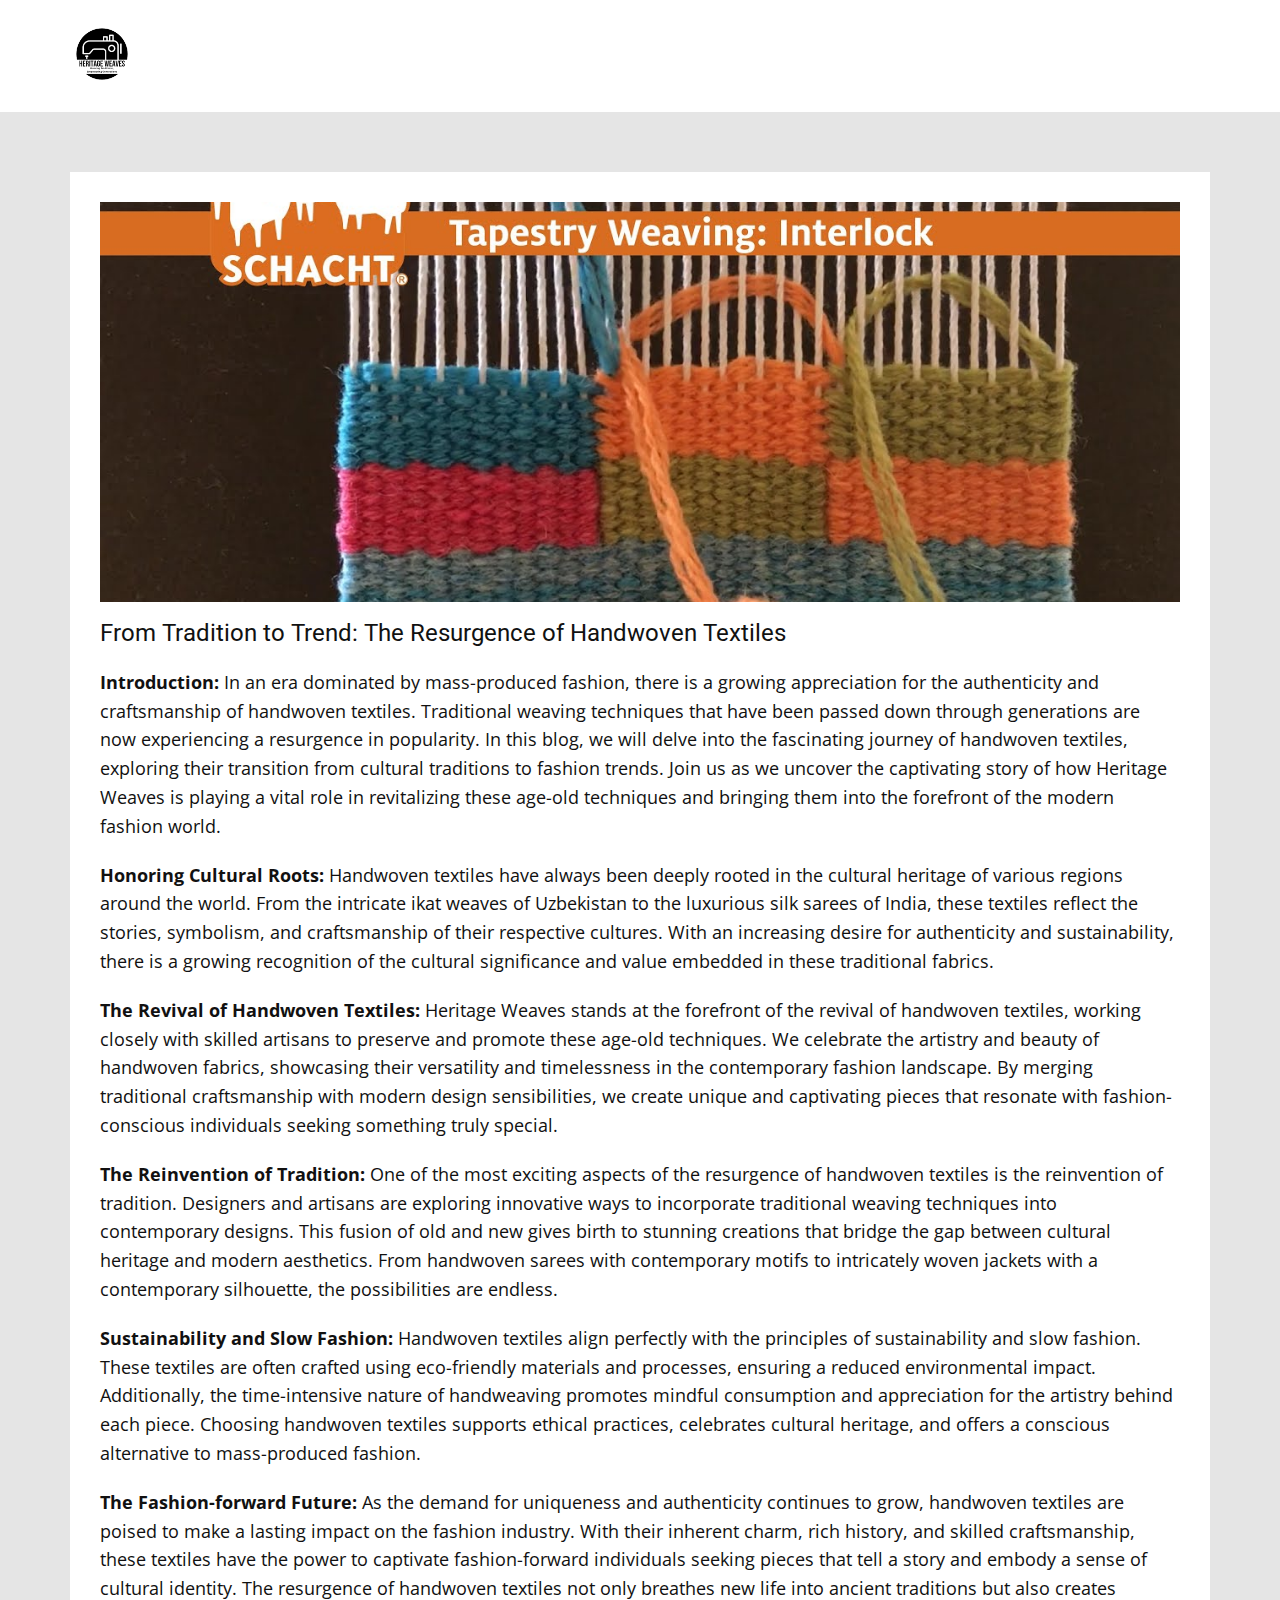
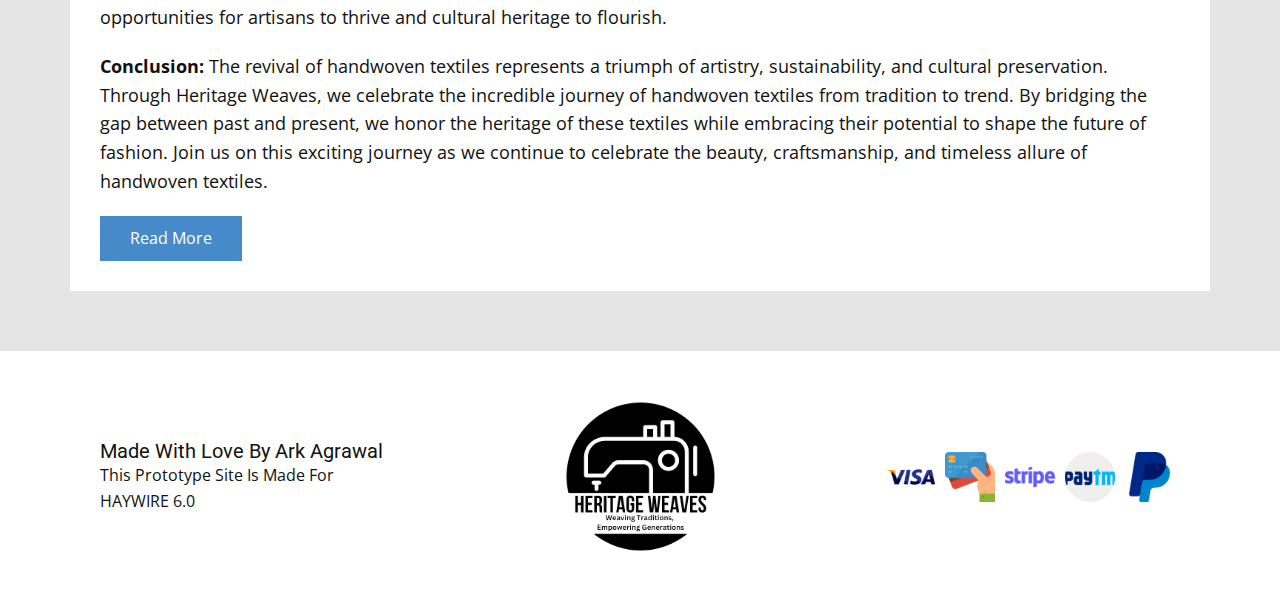
<file: blog/from-tradition-to-trend-the-resurgence-of-handwoven-textiles.html>
<!DOCTYPE html>
<html style="font-size: 16px;" lang="en"><head>
    <meta name="viewport" content="width=device-width, initial-scale=1.0">
    <meta charset="utf-8">
    <meta name="keywords" content="Post 1 Headline">
    <meta name="description" content="">
    <title>From Tradition to Trend: The Resurgence of Handwoven Textiles</title>
    <link rel="stylesheet" href="/main.css" media="screen">
<link rel="stylesheet" href="/Post-Template.css" media="screen">
    <script class="u-script" type="text/javascript" src="/jquery.js" defer=""></script>
    <script class="u-script" type="text/javascript" src="/main.js" defer=""></script>
    <meta name="generator" content="Ark agrawal">
    <link id="u-theme-google-font" rel="stylesheet" href="https://fonts.googleapis.com/css?family=Roboto:100,100i,300,300i,400,400i,500,500i,700,700i,900,900i|Open+Sans:300,300i,400,400i,500,500i,600,600i,700,700i,800,800i">
    
    
    <script type="application/ld+json">{
		"@context": "http://schema.org",
		"@type": "Organization",
		"name": "Site1",
		"logo": "/images/Heritage_Weaves-removebg-preview.png",
		"sameAs": []
}</script>
    <meta name="theme-color" content="#478ac9">
  <meta data-intl-tel-input-cdn-path="intlTelInput/"></head>
  <body class="u-body u-xl-mode" data-lang="en"><header class="u-clearfix u-header u-header" id="sec-2906"><div class="u-clearfix u-sheet u-valign-middle u-sheet-1">
        <a href="" class="u-image u-logo u-image-1" data-image-width="500" data-image-height="500">
          <img src="/images/Heritage_Weaves-removebg-preview.png" class="u-logo-image u-logo-image-1">
        </a>
        <nav class="u-menu u-menu-one-level u-offcanvas u-menu-1">
          <div class="menu-collapse" style="font-size: 1rem; letter-spacing: 0px;">
            <a class="u-button-style u-custom-left-right-menu-spacing u-custom-padding-bottom u-custom-top-bottom-menu-spacing u-nav-link u-text-active-palette-1-base u-text-hover-palette-2-base" href="#">
              <svg class="u-svg-link" viewBox="0 0 24 24"><use xmlns:xlink="http://www.w3.org/1999/xlink" xlink:href="#menu-hamburger"></use></svg>
              <svg class="u-svg-content" version="1.1" id="menu-hamburger" viewBox="0 0 16 16" x="0px" y="0px" xmlns:xlink="http://www.w3.org/1999/xlink" xmlns="http://www.w3.org/2000/svg"><g><rect y="1" width="16" height="2"></rect><rect y="7" width="16" height="2"></rect><rect y="13" width="16" height="2"></rect>
</g></svg>
            </a>
          </div>
          <div class="u-custom-menu u-nav-container">
            <ul class="u-nav u-unstyled u-nav-1"><li class="u-nav-item"><a class="u-button-style u-nav-link u-text-active-palette-1-base u-text-hover-palette-2-base" href="/Heritage-Weaves.html" style="padding: 10px 20px;">Home</a>
</li><li class="u-nav-item"><a class="u-button-style u-nav-link u-text-active-palette-1-base u-text-hover-palette-2-base" href="/Heritage-Weaves.html#about" style="padding: 10px 20px;">About us</a>
</li><li class="u-nav-item"><a class="u-button-style u-nav-link u-text-active-palette-1-base u-text-hover-palette-2-base" href="/Heritage-Weaves.html#carousel_3030" style="padding: 10px 20px;">Contact Us</a>
</li><li class="u-nav-item"><a class="u-button-style u-nav-link u-text-active-palette-1-base u-text-hover-palette-2-base" href="/blog/blog.html" style="padding: 10px 20px;">Blogs</a>
</li><li class="u-nav-item"><a class="u-button-style u-nav-link u-text-active-palette-1-base u-text-hover-palette-2-base" href="/products.html" style="padding: 10px 20px;">Products</a>
</li></ul>
          </div>
          <div class="u-custom-menu u-nav-container-collapse">
            <div class="u-black u-container-style u-inner-container-layout u-opacity u-opacity-95 u-sidenav">
              <div class="u-inner-container-layout u-sidenav-overflow">
                <div class="u-menu-close"></div>
                <ul class="u-align-center u-nav u-popupmenu-items u-unstyled u-nav-2"><li class="u-nav-item"><a class="u-button-style u-nav-link" href="/Heritage-Weaves.html">Home</a>
</li><li class="u-nav-item"><a class="u-button-style u-nav-link" href="/Heritage-Weaves.html#about">About us</a>
</li><li class="u-nav-item"><a class="u-button-style u-nav-link" href="/Heritage-Weaves.html#carousel_3030">Contact Us</a>
</li><li class="u-nav-item"><a class="u-button-style u-nav-link" href="/blog/blog.html">Blogs</a>
</li><li class="u-nav-item"><a class="u-button-style u-nav-link" href="/products.html">Products</a>
</li></ul>
              </div>
            </div>
            <div class="u-black u-menu-overlay u-opacity u-opacity-70"></div>
          </div>
        </nav>
      </div></header>
    <section class="u-clearfix u-grey-10 u-section-1" id="sec-09e2">
      <div class="u-clearfix u-sheet u-valign-middle u-sheet-1"><!--blog--><!--blog_options_json--><!--{"type":"Recent","source":"","tags":"","count":""}--><!--/blog_options_json-->
        <div class="u-blog u-expanded-width u-blog-1">
          <div class="u-repeater u-repeater-1"><!--blog_post-->
            <div class="u-align-left u-blog-post u-container-style u-repeater-item u-white u-repeater-item-1">
              <div class="u-container-layout u-similar-container u-container-layout-1">
                <a class="u-post-header-link" href="/blog/weaving-the-threads-of-heritage-the-inspiration-behind-heritage-weaves.html"><!--blog_post_image-->
                  <img alt="" class="u-blog-control u-expanded-width u-image u-image-default u-image-1" src="/images/maxresdefault.jpg"><!--/blog_post_image-->
                </a><!--blog_post_header-->
                <h4 class="u-blog-control u-text u-text-1">From Tradition to Trend: The Resurgence of Handwoven Textiles</h4><!--/blog_post_header--><!--blog_post_content-->
                <div class="u-blog-control u-post-content u-text u-text-2 fr-view"><p id="isPasted"><span style="font-weight: 700;">Introduction: </span>In an era dominated by mass-produced fashion, there is a growing appreciation for the authenticity and craftsmanship of handwoven textiles. Traditional weaving techniques that have been passed down through generations are now experiencing a resurgence in popularity. In this blog, we will delve into the fascinating journey of handwoven textiles, exploring their transition from cultural traditions to fashion trends. Join us as we uncover the captivating story of how Heritage Weaves is playing a vital role in revitalizing these age-old techniques and bringing them into the forefront of the modern fashion world.</p><p><span style="font-weight: 700;">Honoring Cultural Roots:</span> Handwoven textiles have always been deeply rooted in the cultural heritage of various regions around the world. From the intricate ikat weaves of Uzbekistan to the luxurious silk sarees of India, these textiles reflect the stories, symbolism, and craftsmanship of their respective cultures. With an increasing desire for authenticity and sustainability, there is a growing recognition of the cultural significance and value embedded in these traditional fabrics.</p><p><span style="font-weight: 700;">The Revival of Handwoven Textiles:</span> Heritage Weaves stands at the forefront of the revival of handwoven textiles, working closely with skilled artisans to preserve and promote these age-old techniques. We celebrate the artistry and beauty of handwoven fabrics, showcasing their versatility and timelessness in the contemporary fashion landscape. By merging traditional craftsmanship with modern design sensibilities, we create unique and captivating pieces that resonate with fashion-conscious individuals seeking something truly special.</p><p><span style="font-weight: 700;">The Reinvention of Tradition:</span> One of the most exciting aspects of the resurgence of handwoven textiles is the reinvention of tradition. Designers and artisans are exploring innovative ways to incorporate traditional weaving techniques into contemporary designs. This fusion of old and new gives birth to stunning creations that bridge the gap between cultural heritage and modern aesthetics. From handwoven sarees with contemporary motifs to intricately woven jackets with a contemporary silhouette, the possibilities are endless.</p><p><span style="font-weight: 700;">Sustainability and Slow Fashion:</span> Handwoven textiles align perfectly with the principles of sustainability and slow fashion. These textiles are often crafted using eco-friendly materials and processes, ensuring a reduced environmental impact. Additionally, the time-intensive nature of handweaving promotes mindful consumption and appreciation for the artistry behind each piece. Choosing handwoven textiles supports ethical practices, celebrates cultural heritage, and offers a conscious alternative to mass-produced fashion.</p><p><span style="font-weight: 700;">The Fashion-forward Future:</span> As the demand for uniqueness and authenticity continues to grow, handwoven textiles are poised to make a lasting impact on the fashion industry. With their inherent charm, rich history, and skilled craftsmanship, these textiles have the power to captivate fashion-forward individuals seeking pieces that tell a story and embody a sense of cultural identity. The resurgence of handwoven textiles not only breathes new life into ancient traditions but also creates opportunities for artisans to thrive and cultural heritage to flourish.</p><p><span style="font-weight: 700;">Conclusion:</span> The revival of handwoven textiles represents a triumph of artistry, sustainability, and cultural preservation. Through Heritage Weaves, we celebrate the incredible journey of handwoven textiles from tradition to trend. By bridging the gap between past and present, we honor the heritage of these textiles while embracing their potential to shape the future of fashion. Join us on this exciting journey as we continue to celebrate the beauty, craftsmanship, and timeless allure of handwoven textiles.</p></div><!--/blog_post_content--><!--blog_post_readmore-->
                <a href="/blog/weaving-the-threads-of-heritage-the-inspiration-behind-heritage-weaves.html" class="u-blog-control u-btn u-button-style u-btn-1"><!--blog_post_readmore_content--><!--options_json--><!--{"content":"","defaultValue":"Read More"}--><!--/options_json-->Read More<!--/blog_post_readmore_content--></a><!--/blog_post_readmore-->
              </div>
            </div><!--/blog_post-->
          </div>
        </div><!--/blog-->
      </div>
    </section>
    
    
    <footer class="u-clearfix u-footer u-white" id="sec-ed6e"><div class="u-clearfix u-sheet u-sheet-1">
        <div class="u-clearfix u-expanded-width u-gutter-30 u-layout-wrap u-layout-wrap-1">
          <div class="u-gutter-0 u-layout">
            <div class="u-layout-row">
              <div class="u-align-center-sm u-align-center-xs u-align-left-md u-align-left-xl u-container-style u-layout-cell u-left-cell u-size-20 u-size-30-md u-layout-cell-1">
                <div class="u-container-layout u-valign-middle u-container-layout-1"><!--position-->
                  <div data-position="" class="u-position"><!--block-->
                    <div class="u-block">
                      <div class="u-block-container u-clearfix"><!--block_header-->
                        <h5 class="u-block-header u-text"><!--block_header_content--> Made With Love By Ark Agrawal<!--/block_header_content--></h5><!--/block_header--><!--block_content-->
                        <div class="u-block-content u-text"><!--block_content_content-->This Prototype Site Is Made For HAYWIRE 6.0&nbsp;<!--/block_content_content--></div><!--/block_content-->
                      </div>
                    </div><!--/block-->
                  </div><!--/position-->
                </div>
              </div>
              <div class="u-align-center-sm u-align-right-md u-container-style u-layout-cell u-size-20 u-size-30-md u-layout-cell-2">
                <div class="u-container-layout u-valign-middle u-container-layout-2">
                  <a href="" class="u-image u-logo u-image-1" data-image-width="500" data-image-height="500">
                    <img src="/images/Heritage_Weaves-removebg-preview.png" class="u-logo-image u-logo-image-1">
                  </a>
                </div>
              </div>
              <div class="u-align-center-sm u-align-center-xs u-align-left-md u-align-right-lg u-align-right-xl u-container-style u-layout-cell u-right-cell u-size-20 u-size-30-md u-layout-cell-3">
                <div class="u-container-layout u-valign-middle u-container-layout-3">
                  <div class="u-social-icons u-spacing-10 u-social-icons-1">
                    <a class="u-social-url" target="_blank" data-type="Custom" title="Custom" href=""><span class="u-file-icon u-icon u-social-custom u-social-icon u-icon-1"><img src="/images/196578.png" alt=""></span>
                    </a>
                    <a class="u-social-url" target="_blank" data-type="Custom" title="Custom" href=""><span class="u-file-icon u-icon u-social-custom u-social-icon u-icon-2"><img src="/images/1086741.png" alt=""></span>
                    </a>
                    <a class="u-social-url" target="_blank" data-type="Custom" title="Custom" href=""><span class="u-file-icon u-icon u-social-custom u-social-icon u-icon-3"><img src="/images/5968382.png" alt=""></span>
                    </a>
                    <a class="u-social-url" target="_blank" data-type="Custom" title="Custom" href=""><span class="u-file-icon u-icon u-social-custom u-social-icon u-icon-4"><img src="/images/825454.png" alt=""></span>
                    </a>
                    <a class="u-social-url" target="_blank" data-type="Custom" title="Custom" href=""><span class="u-file-icon u-icon u-social-custom u-social-icon u-icon-5"><img src="/images/174861.png" alt=""></span>
                    </a>
                  </div>
                </div>
              </div>
            </div>
          </div>
        </div>
      </div></footer>

  
</body></html>
</file>
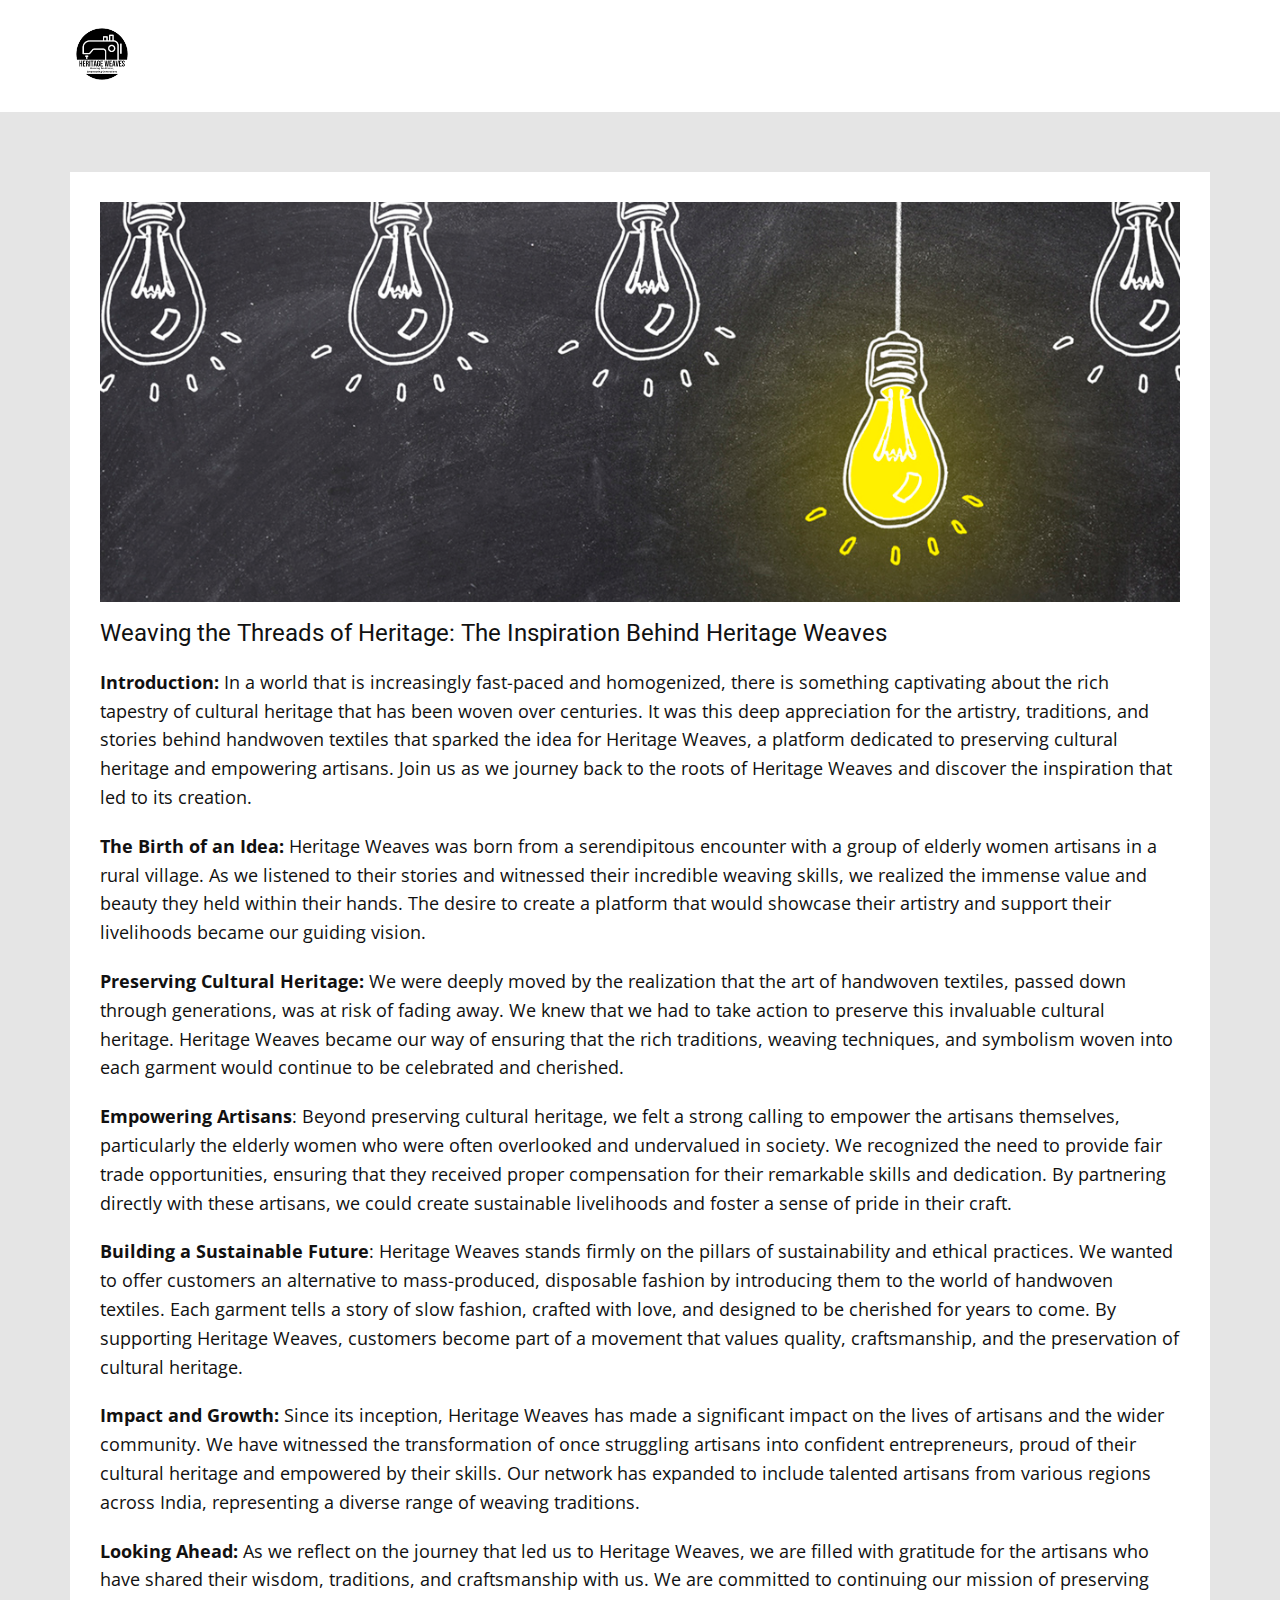
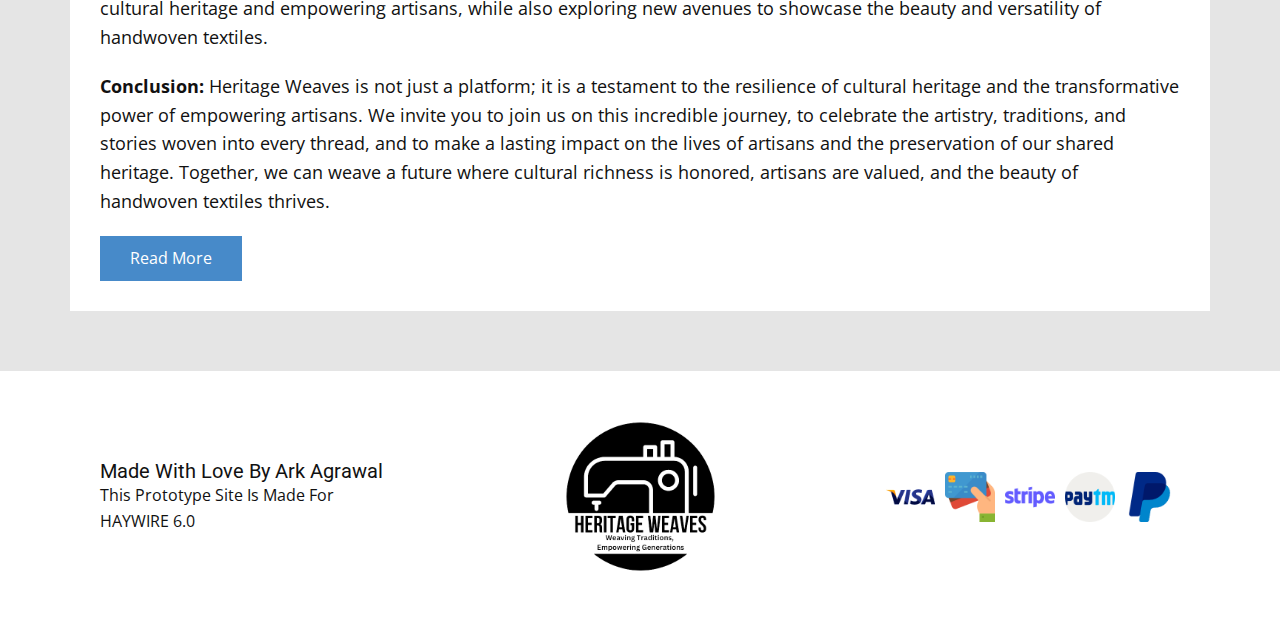
<file: blog/weaving-the-threads-of-heritage-the-inspiration-behind-heritage-weaves.html>
<!DOCTYPE html>
<html style="font-size: 16px;" lang="en"><head>
    <meta name="viewport" content="width=device-width, initial-scale=1.0">
    <meta charset="utf-8">
    <meta name="keywords" content="Post 1 Headline">
    <meta name="description" content="">
    <title>Weaving the Threads of Heritage: The Inspiration Behind Heritage Weaves</title>
    <link rel="stylesheet" href="/main.css" media="screen">
<link rel="stylesheet" href="/Post-Template.css" media="screen">
    <script class="u-script" type="text/javascript" src="/jquery.js" defer=""></script>
    <script class="u-script" type="text/javascript" src="/main.js" defer=""></script>
    <meta name="generator" content="Ark agrawal">
    <link id="u-theme-google-font" rel="stylesheet" href="https://fonts.googleapis.com/css?family=Roboto:100,100i,300,300i,400,400i,500,500i,700,700i,900,900i|Open+Sans:300,300i,400,400i,500,500i,600,600i,700,700i,800,800i">
    
    
    <script type="application/ld+json">{
		"@context": "http://schema.org",
		"@type": "Organization",
		"name": "Site1",
		"logo": "/images/Heritage_Weaves-removebg-preview.png",
		"sameAs": []
}</script>
    <meta name="theme-color" content="#478ac9">
  <meta data-intl-tel-input-cdn-path="intlTelInput/"></head>
  <body class="u-body u-xl-mode" data-lang="en"><header class="u-clearfix u-header u-header" id="sec-2906"><div class="u-clearfix u-sheet u-valign-middle u-sheet-1">
        <a href="" class="u-image u-logo u-image-1" data-image-width="500" data-image-height="500">
          <img src="/images/Heritage_Weaves-removebg-preview.png" class="u-logo-image u-logo-image-1">
        </a>
        <nav class="u-menu u-menu-one-level u-offcanvas u-menu-1">
          <div class="menu-collapse" style="font-size: 1rem; letter-spacing: 0px;">
            <a class="u-button-style u-custom-left-right-menu-spacing u-custom-padding-bottom u-custom-top-bottom-menu-spacing u-nav-link u-text-active-palette-1-base u-text-hover-palette-2-base" href="#">
              <svg class="u-svg-link" viewBox="0 0 24 24"><use xmlns:xlink="http://www.w3.org/1999/xlink" xlink:href="#menu-hamburger"></use></svg>
              <svg class="u-svg-content" version="1.1" id="menu-hamburger" viewBox="0 0 16 16" x="0px" y="0px" xmlns:xlink="http://www.w3.org/1999/xlink" xmlns="http://www.w3.org/2000/svg"><g><rect y="1" width="16" height="2"></rect><rect y="7" width="16" height="2"></rect><rect y="13" width="16" height="2"></rect>
</g></svg>
            </a>
          </div>
          <div class="u-custom-menu u-nav-container">
            <ul class="u-nav u-unstyled u-nav-1"><li class="u-nav-item"><a class="u-button-style u-nav-link u-text-active-palette-1-base u-text-hover-palette-2-base" href="/Heritage-Weaves.html" style="padding: 10px 20px;">Home</a>
</li><li class="u-nav-item"><a class="u-button-style u-nav-link u-text-active-palette-1-base u-text-hover-palette-2-base" href="/Heritage-Weaves.html#about" style="padding: 10px 20px;">About us</a>
</li><li class="u-nav-item"><a class="u-button-style u-nav-link u-text-active-palette-1-base u-text-hover-palette-2-base" href="/Heritage-Weaves.html#carousel_3030" style="padding: 10px 20px;">Contact Us</a>
</li><li class="u-nav-item"><a class="u-button-style u-nav-link u-text-active-palette-1-base u-text-hover-palette-2-base" href="/blog/blog.html" style="padding: 10px 20px;">Blogs</a>
</li><li class="u-nav-item"><a class="u-button-style u-nav-link u-text-active-palette-1-base u-text-hover-palette-2-base" href="/products.html" style="padding: 10px 20px;">Products</a>
</li></ul>
          </div>
          <div class="u-custom-menu u-nav-container-collapse">
            <div class="u-black u-container-style u-inner-container-layout u-opacity u-opacity-95 u-sidenav">
              <div class="u-inner-container-layout u-sidenav-overflow">
                <div class="u-menu-close"></div>
                <ul class="u-align-center u-nav u-popupmenu-items u-unstyled u-nav-2"><li class="u-nav-item"><a class="u-button-style u-nav-link" href="/Heritage-Weaves.html">Home</a>
</li><li class="u-nav-item"><a class="u-button-style u-nav-link" href="/Heritage-Weaves.html#about">About us</a>
</li><li class="u-nav-item"><a class="u-button-style u-nav-link" href="/Heritage-Weaves.html#carousel_3030">Contact Us</a>
</li><li class="u-nav-item"><a class="u-button-style u-nav-link" href="/blog/blog.html">Blogs</a>
</li><li class="u-nav-item"><a class="u-button-style u-nav-link" href="/products.html">Products</a>
</li></ul>
              </div>
            </div>
            <div class="u-black u-menu-overlay u-opacity u-opacity-70"></div>
          </div>
        </nav>
      </div></header>
    <section class="u-clearfix u-grey-10 u-section-1" id="sec-09e2">
      <div class="u-clearfix u-sheet u-valign-middle u-sheet-1"><!--blog--><!--blog_options_json--><!--{"type":"Recent","source":"","tags":"","count":""}--><!--/blog_options_json-->
        <div class="u-blog u-expanded-width u-blog-1">
          <div class="u-repeater u-repeater-1"><!--blog_post-->
            <div class="u-align-left u-blog-post u-container-style u-repeater-item u-white u-repeater-item-1">
              <div class="u-container-layout u-similar-container u-container-layout-1">
                <a class="u-post-header-link" href="/blog/weaving-the-threads-of-heritage-the-inspiration-behind-heritage-weaves.html"><!--blog_post_image-->
                  <img alt="" class="u-blog-control u-expanded-width u-image u-image-default u-image-1" src="/images/Williams-When-it-works-isnt-enough-ed-ideas.jpg"><!--/blog_post_image-->
                </a><!--blog_post_header-->
                <h4 class="u-blog-control u-text u-text-1">Weaving the Threads of Heritage: The Inspiration Behind Heritage Weaves</h4><!--/blog_post_header--><!--blog_post_content-->
                <div class="u-blog-control u-post-content u-text u-text-2 fr-view"><p id="isPasted"><span style="font-weight: 700;">Introduction:</span> In a world that is increasingly fast-paced and homogenized, there is something captivating about the rich tapestry of cultural heritage that has been woven over centuries. It was this deep appreciation for the artistry, traditions, and stories behind handwoven textiles that sparked the idea for Heritage Weaves, a platform dedicated to preserving cultural heritage and empowering artisans. Join us as we journey back to the roots of Heritage Weaves and discover the inspiration that led to its creation.</p><p><span style="font-weight: 700;">The Birth of an Idea:</span> Heritage Weaves was born from a serendipitous encounter with a group of elderly women artisans in a rural village. As we listened to their stories and witnessed their incredible weaving skills, we realized the immense value and beauty they held within their hands. The desire to create a platform that would showcase their artistry and support their livelihoods became our guiding vision.</p><p><span style="font-weight: 700;">Preserving Cultural Heritage:</span> We were deeply moved by the realization that the art of handwoven textiles, passed down through generations, was at risk of fading away. We knew that we had to take action to preserve this invaluable cultural heritage. Heritage Weaves became our way of ensuring that the rich traditions, weaving techniques, and symbolism woven into each garment would continue to be celebrated and cherished.</p><p><span style="font-weight: 700;">Empowering Artisans</span>: Beyond preserving cultural heritage, we felt a strong calling to empower the artisans themselves, particularly the elderly women who were often overlooked and undervalued in society. We recognized the need to provide fair trade opportunities, ensuring that they received proper compensation for their remarkable skills and dedication. By partnering directly with these artisans, we could create sustainable livelihoods and foster a sense of pride in their craft.</p><p><span style="font-weight: 700;">Building a Sustainable Future</span>: Heritage Weaves stands firmly on the pillars of sustainability and ethical practices. We wanted to offer customers an alternative to mass-produced, disposable fashion by introducing them to the world of handwoven textiles. Each garment tells a story of slow fashion, crafted with love, and designed to be cherished for years to come. By supporting Heritage Weaves, customers become part of a movement that values quality, craftsmanship, and the preservation of cultural heritage.</p><p><span style="font-weight: 700;">Impact and Growth:&nbsp;</span>Since its inception, Heritage Weaves has made a significant impact on the lives of artisans and the wider community. We have witnessed the transformation of once struggling artisans into confident entrepreneurs, proud of their cultural heritage and empowered by their skills. Our network has expanded to include talented artisans from various regions across India, representing a diverse range of weaving traditions.</p><p><span style="font-weight: 700;">Looking Ahead:</span> As we reflect on the journey that led us to Heritage Weaves, we are filled with gratitude for the artisans who have shared their wisdom, traditions, and craftsmanship with us. We are committed to continuing our mission of preserving cultural heritage and empowering artisans, while also exploring new avenues to showcase the beauty and versatility of handwoven textiles.</p><p><span style="font-weight: 700;">Conclusion:</span> Heritage Weaves is not just a platform; it is a testament to the resilience of cultural heritage and the transformative power of empowering artisans. We invite you to join us on this incredible journey, to celebrate the artistry, traditions, and stories woven into every thread, and to make a lasting impact on the lives of artisans and the preservation of our shared heritage. Together, we can weave a future where cultural richness is honored, artisans are valued, and the beauty of handwoven textiles thrives.</p></div><!--/blog_post_content--><!--blog_post_readmore-->
                <a href="/blog/weaving-the-threads-of-heritage-the-inspiration-behind-heritage-weaves.html" class="u-blog-control u-btn u-button-style u-btn-1"><!--blog_post_readmore_content--><!--options_json--><!--{"content":"","defaultValue":"Read More"}--><!--/options_json-->Read More<!--/blog_post_readmore_content--></a><!--/blog_post_readmore-->
              </div>
            </div><!--/blog_post-->
          </div>
        </div><!--/blog-->
      </div>
    </section>
    
    
    <footer class="u-clearfix u-footer u-white" id="sec-ed6e"><div class="u-clearfix u-sheet u-sheet-1">
        <div class="u-clearfix u-expanded-width u-gutter-30 u-layout-wrap u-layout-wrap-1">
          <div class="u-gutter-0 u-layout">
            <div class="u-layout-row">
              <div class="u-align-center-sm u-align-center-xs u-align-left-md u-align-left-xl u-container-style u-layout-cell u-left-cell u-size-20 u-size-30-md u-layout-cell-1">
                <div class="u-container-layout u-valign-middle u-container-layout-1"><!--position-->
                  <div data-position="" class="u-position"><!--block-->
                    <div class="u-block">
                      <div class="u-block-container u-clearfix"><!--block_header-->
                        <h5 class="u-block-header u-text"><!--block_header_content--> Made With Love By Ark Agrawal<!--/block_header_content--></h5><!--/block_header--><!--block_content-->
                        <div class="u-block-content u-text"><!--block_content_content-->This Prototype Site Is Made For HAYWIRE 6.0&nbsp;<!--/block_content_content--></div><!--/block_content-->
                      </div>
                    </div><!--/block-->
                  </div><!--/position-->
                </div>
              </div>
              <div class="u-align-center-sm u-align-right-md u-container-style u-layout-cell u-size-20 u-size-30-md u-layout-cell-2">
                <div class="u-container-layout u-valign-middle u-container-layout-2">
                  <a href="" class="u-image u-logo u-image-1" data-image-width="500" data-image-height="500">
                    <img src="/images/Heritage_Weaves-removebg-preview.png" class="u-logo-image u-logo-image-1">
                  </a>
                </div>
              </div>
              <div class="u-align-center-sm u-align-center-xs u-align-left-md u-align-right-lg u-align-right-xl u-container-style u-layout-cell u-right-cell u-size-20 u-size-30-md u-layout-cell-3">
                <div class="u-container-layout u-valign-middle u-container-layout-3">
                  <div class="u-social-icons u-spacing-10 u-social-icons-1">
                    <a class="u-social-url" target="_blank" data-type="Custom" title="Custom" href=""><span class="u-file-icon u-icon u-social-custom u-social-icon u-icon-1"><img src="/images/196578.png" alt=""></span>
                    </a>
                    <a class="u-social-url" target="_blank" data-type="Custom" title="Custom" href=""><span class="u-file-icon u-icon u-social-custom u-social-icon u-icon-2"><img src="/images/1086741.png" alt=""></span>
                    </a>
                    <a class="u-social-url" target="_blank" data-type="Custom" title="Custom" href=""><span class="u-file-icon u-icon u-social-custom u-social-icon u-icon-3"><img src="/images/5968382.png" alt=""></span>
                    </a>
                    <a class="u-social-url" target="_blank" data-type="Custom" title="Custom" href=""><span class="u-file-icon u-icon u-social-custom u-social-icon u-icon-4"><img src="/images/825454.png" alt=""></span>
                    </a>
                    <a class="u-social-url" target="_blank" data-type="Custom" title="Custom" href=""><span class="u-file-icon u-icon u-social-custom u-social-icon u-icon-5"><img src="/images/174861.png" alt=""></span>
                    </a>
                  </div>
                </div>
              </div>
            </div>
          </div>
        </div>
      </div></footer>

  
</body></html>
</file>
